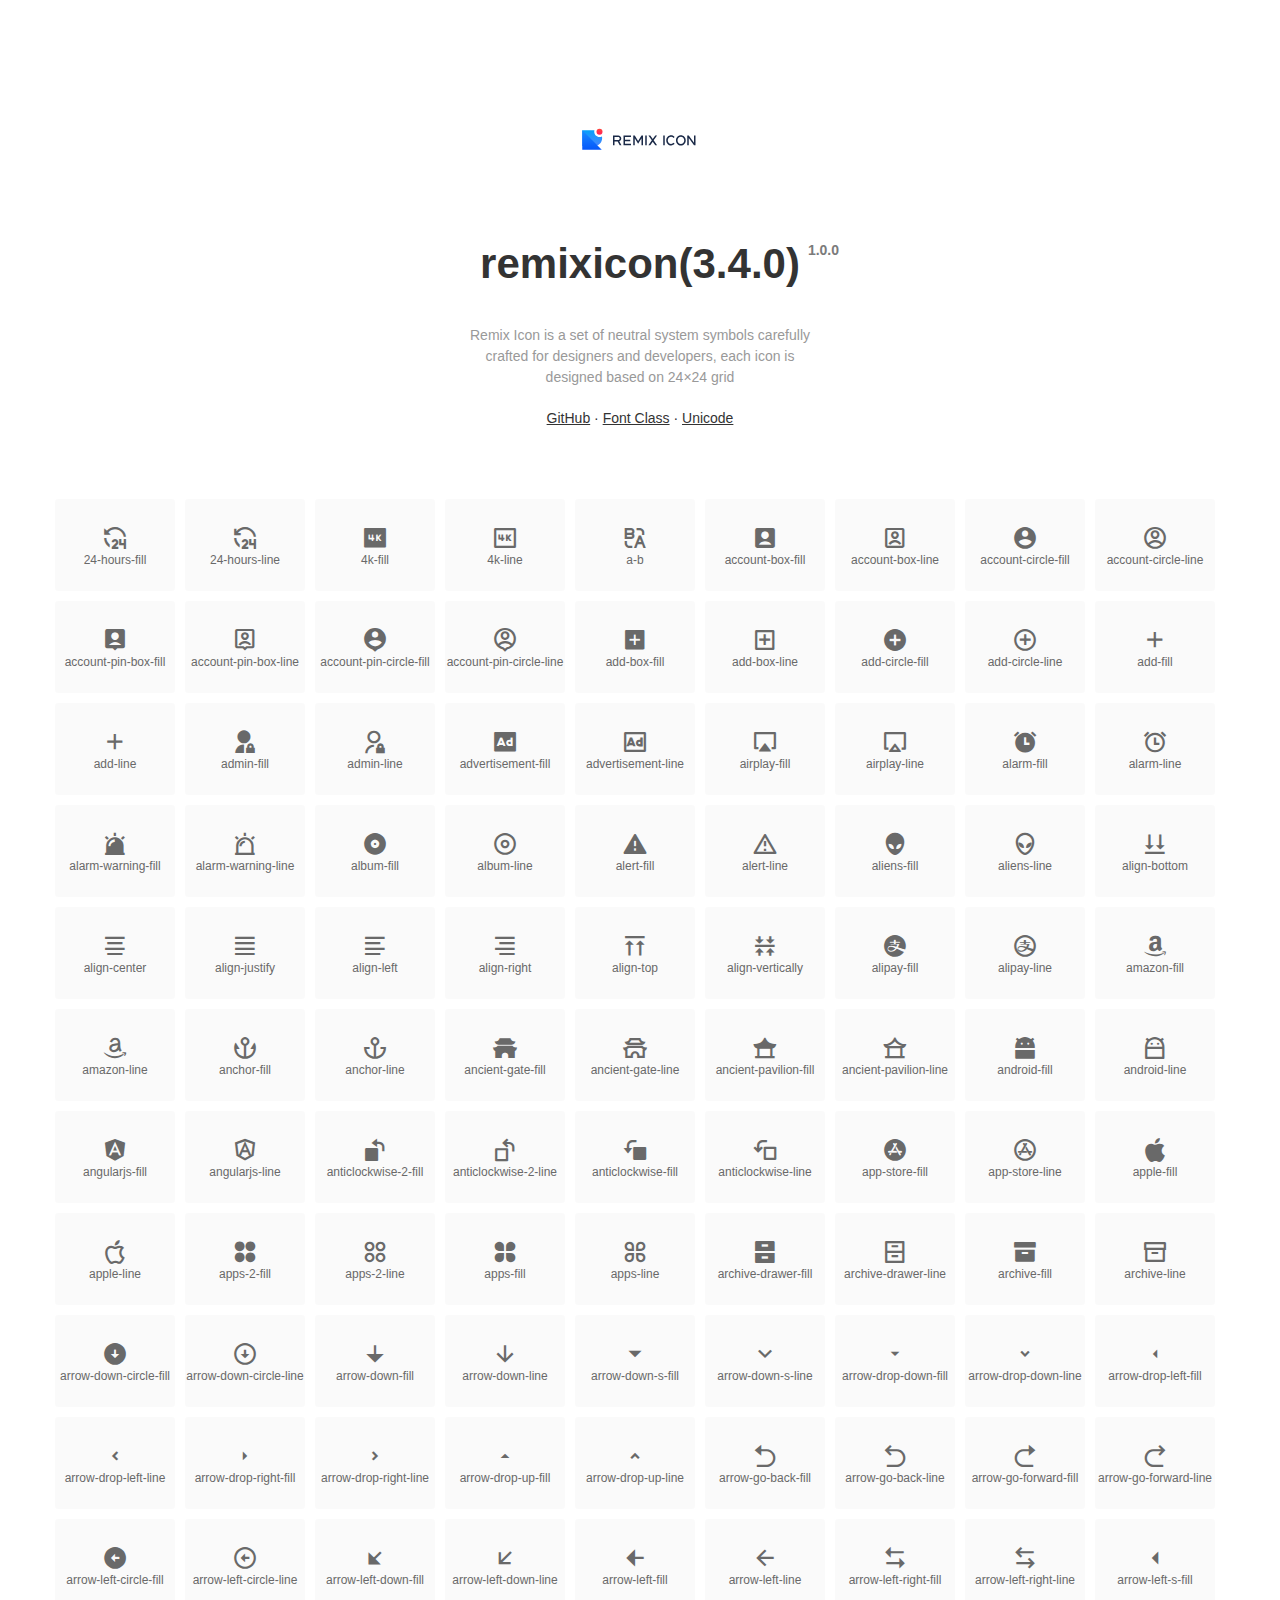
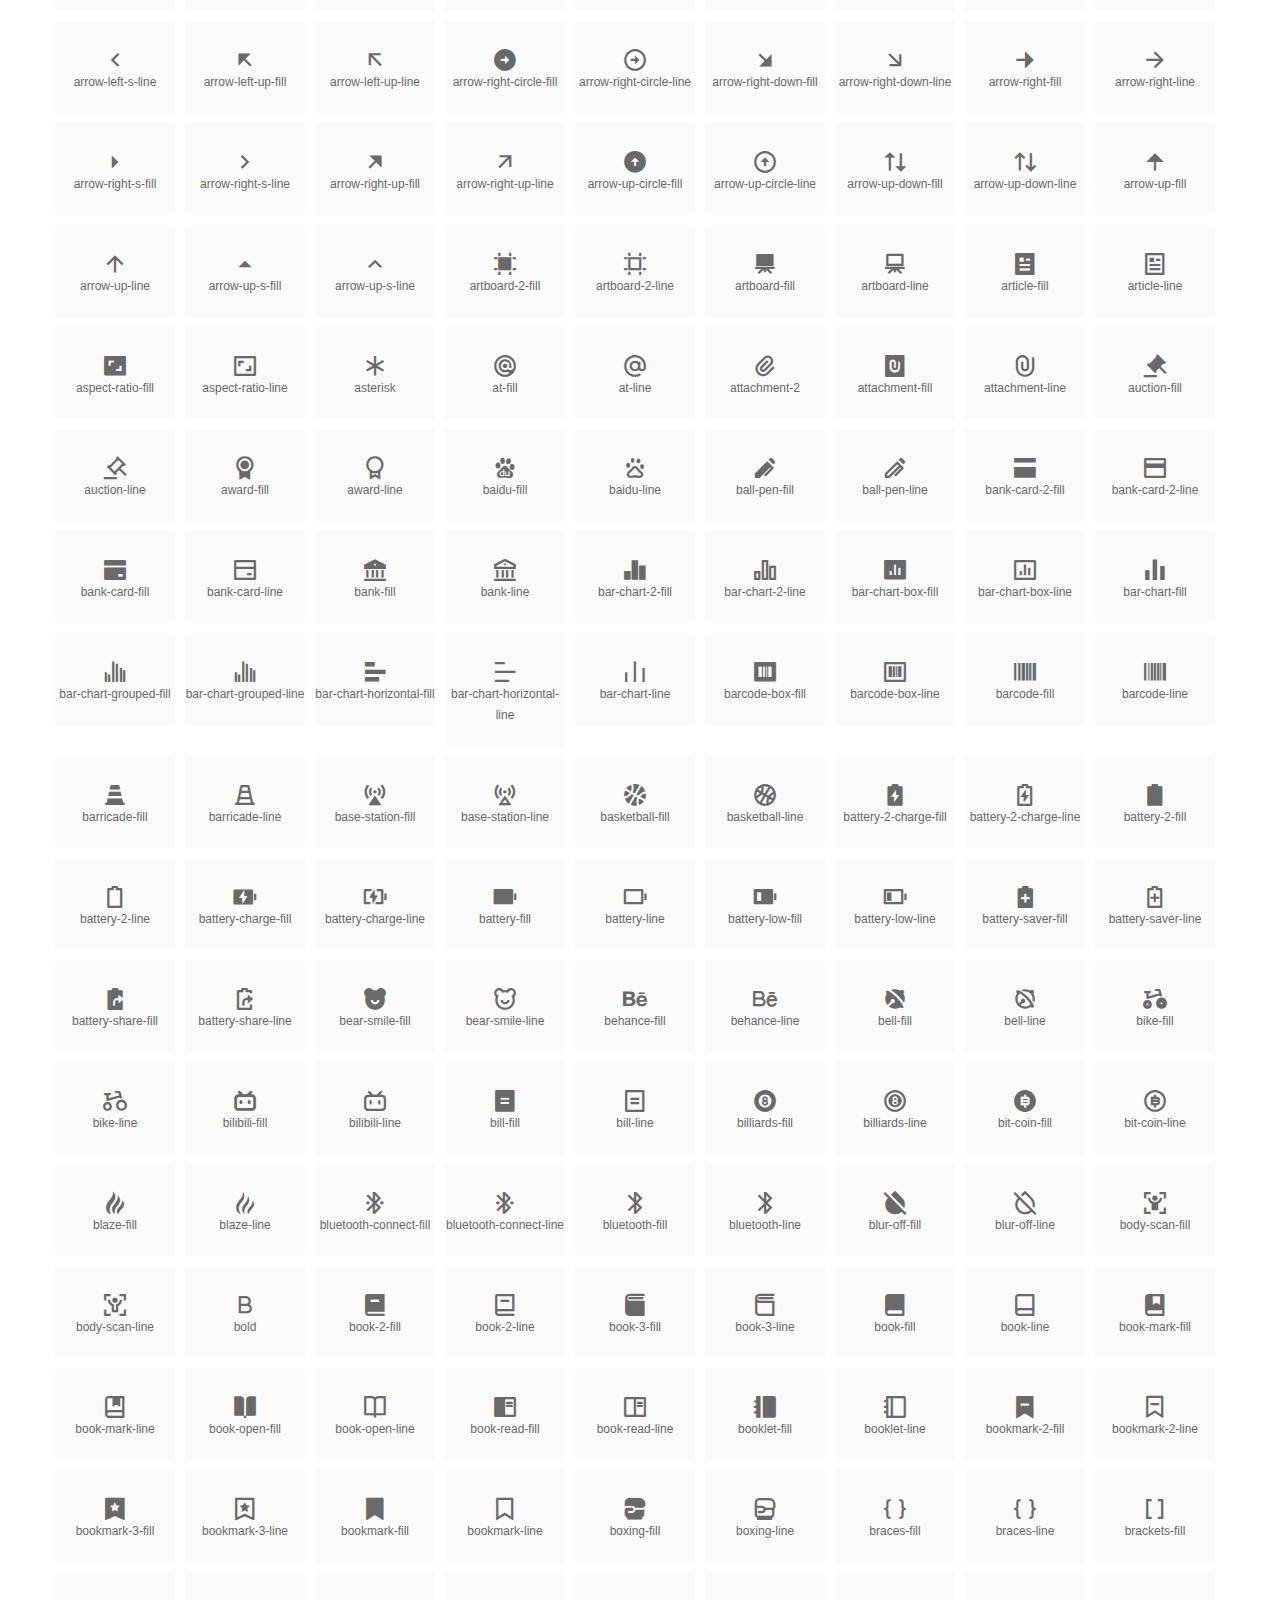
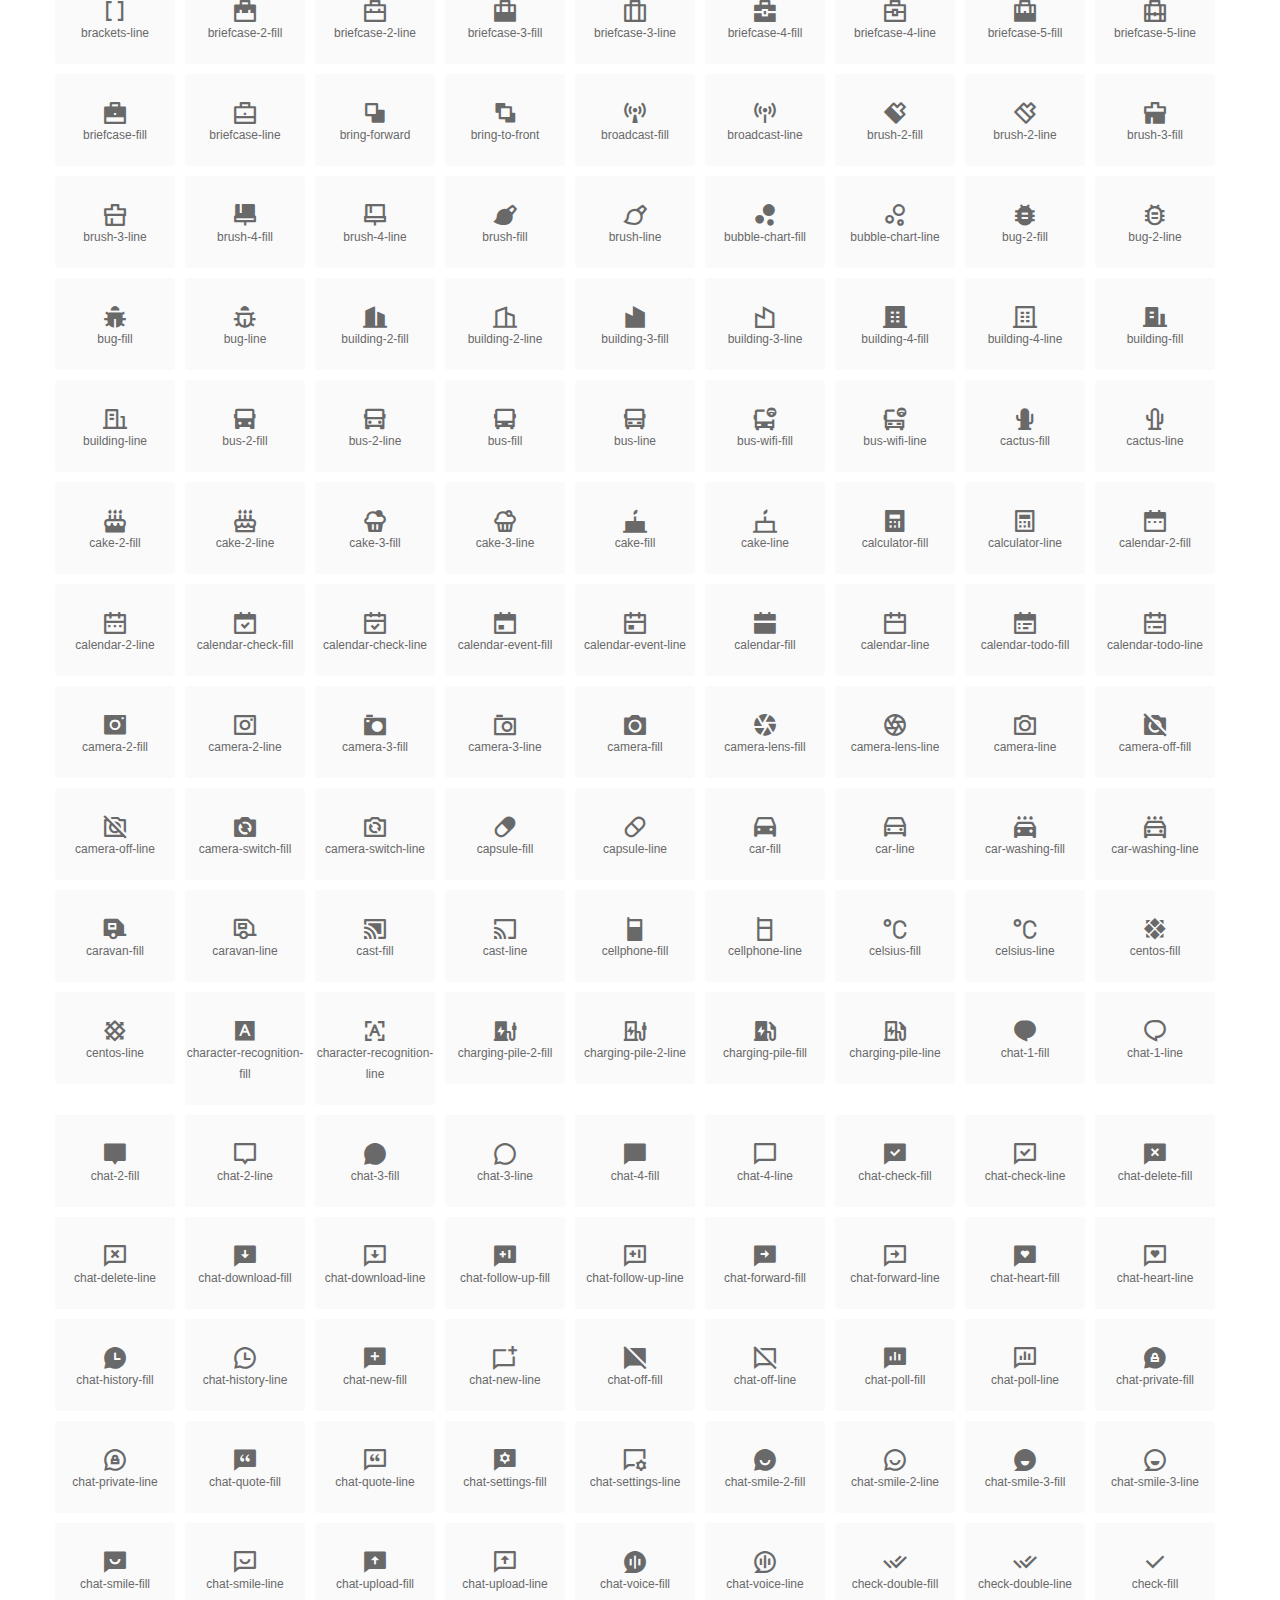
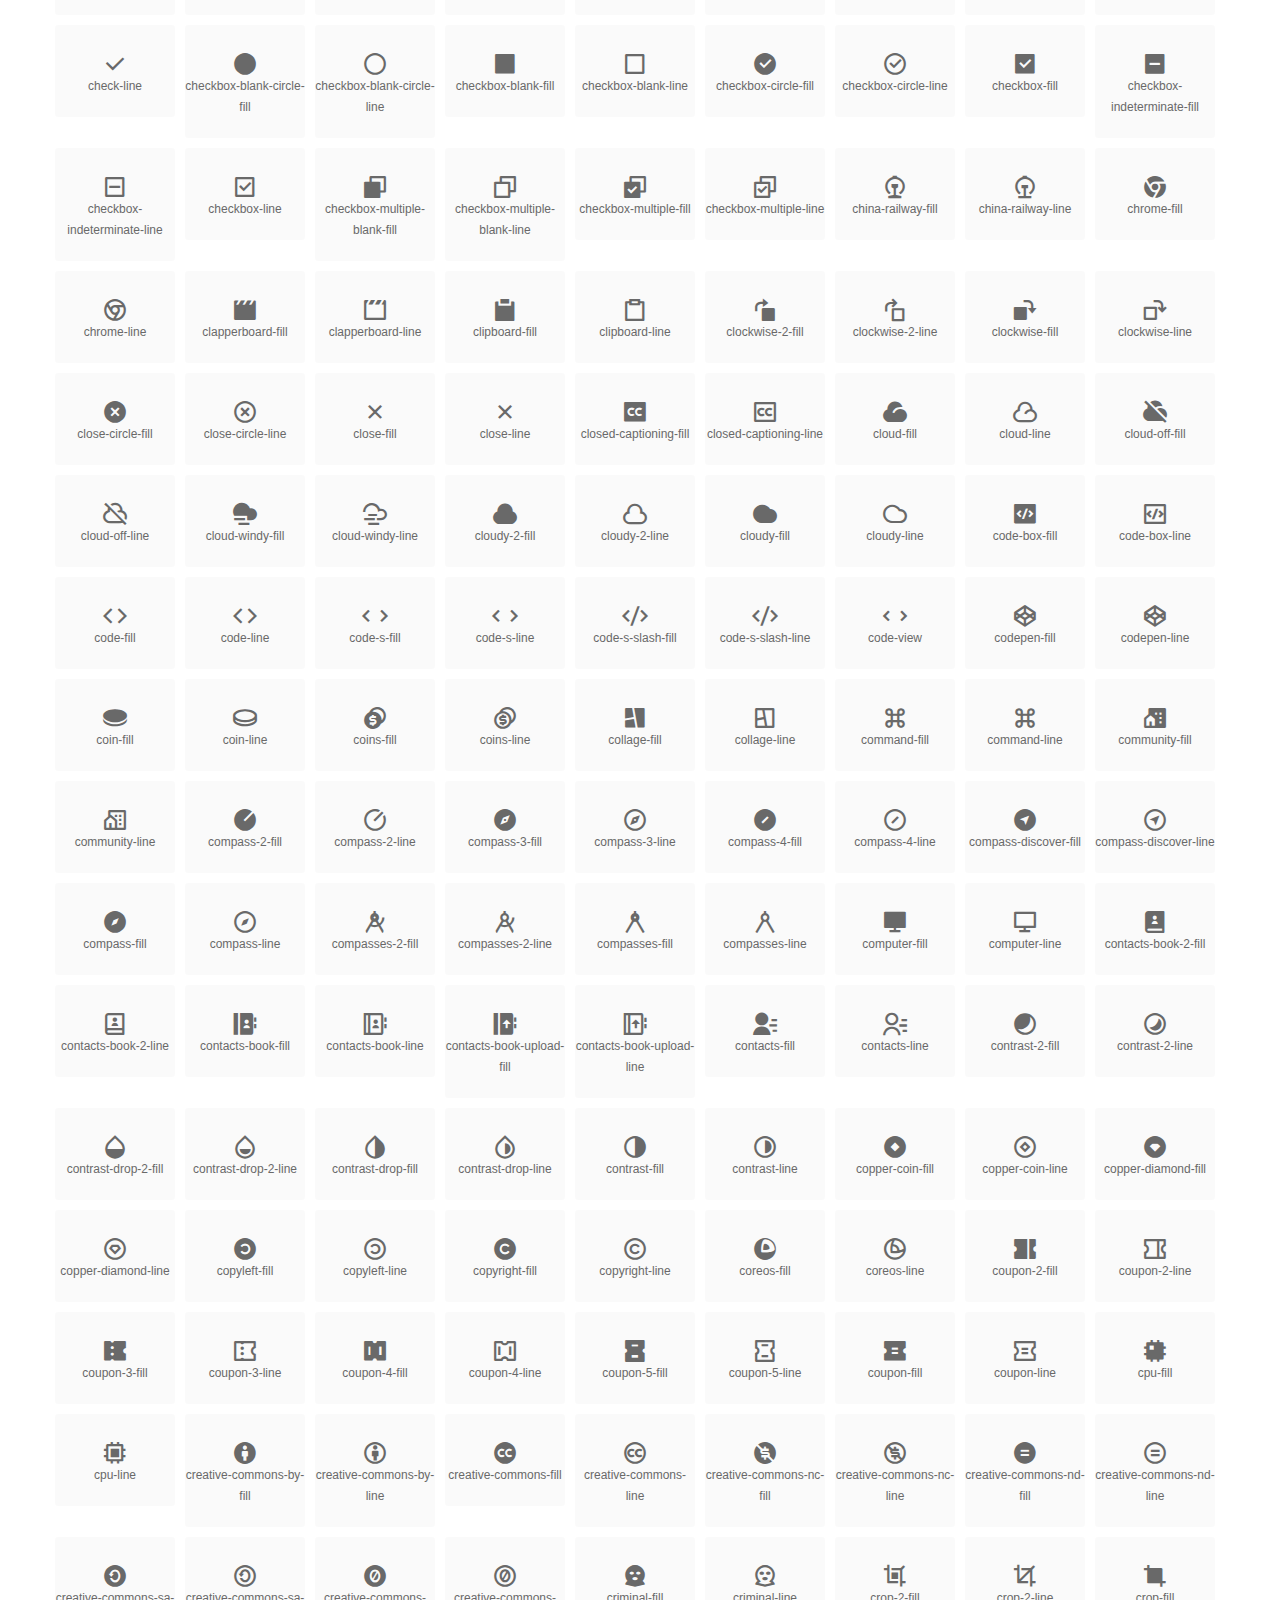
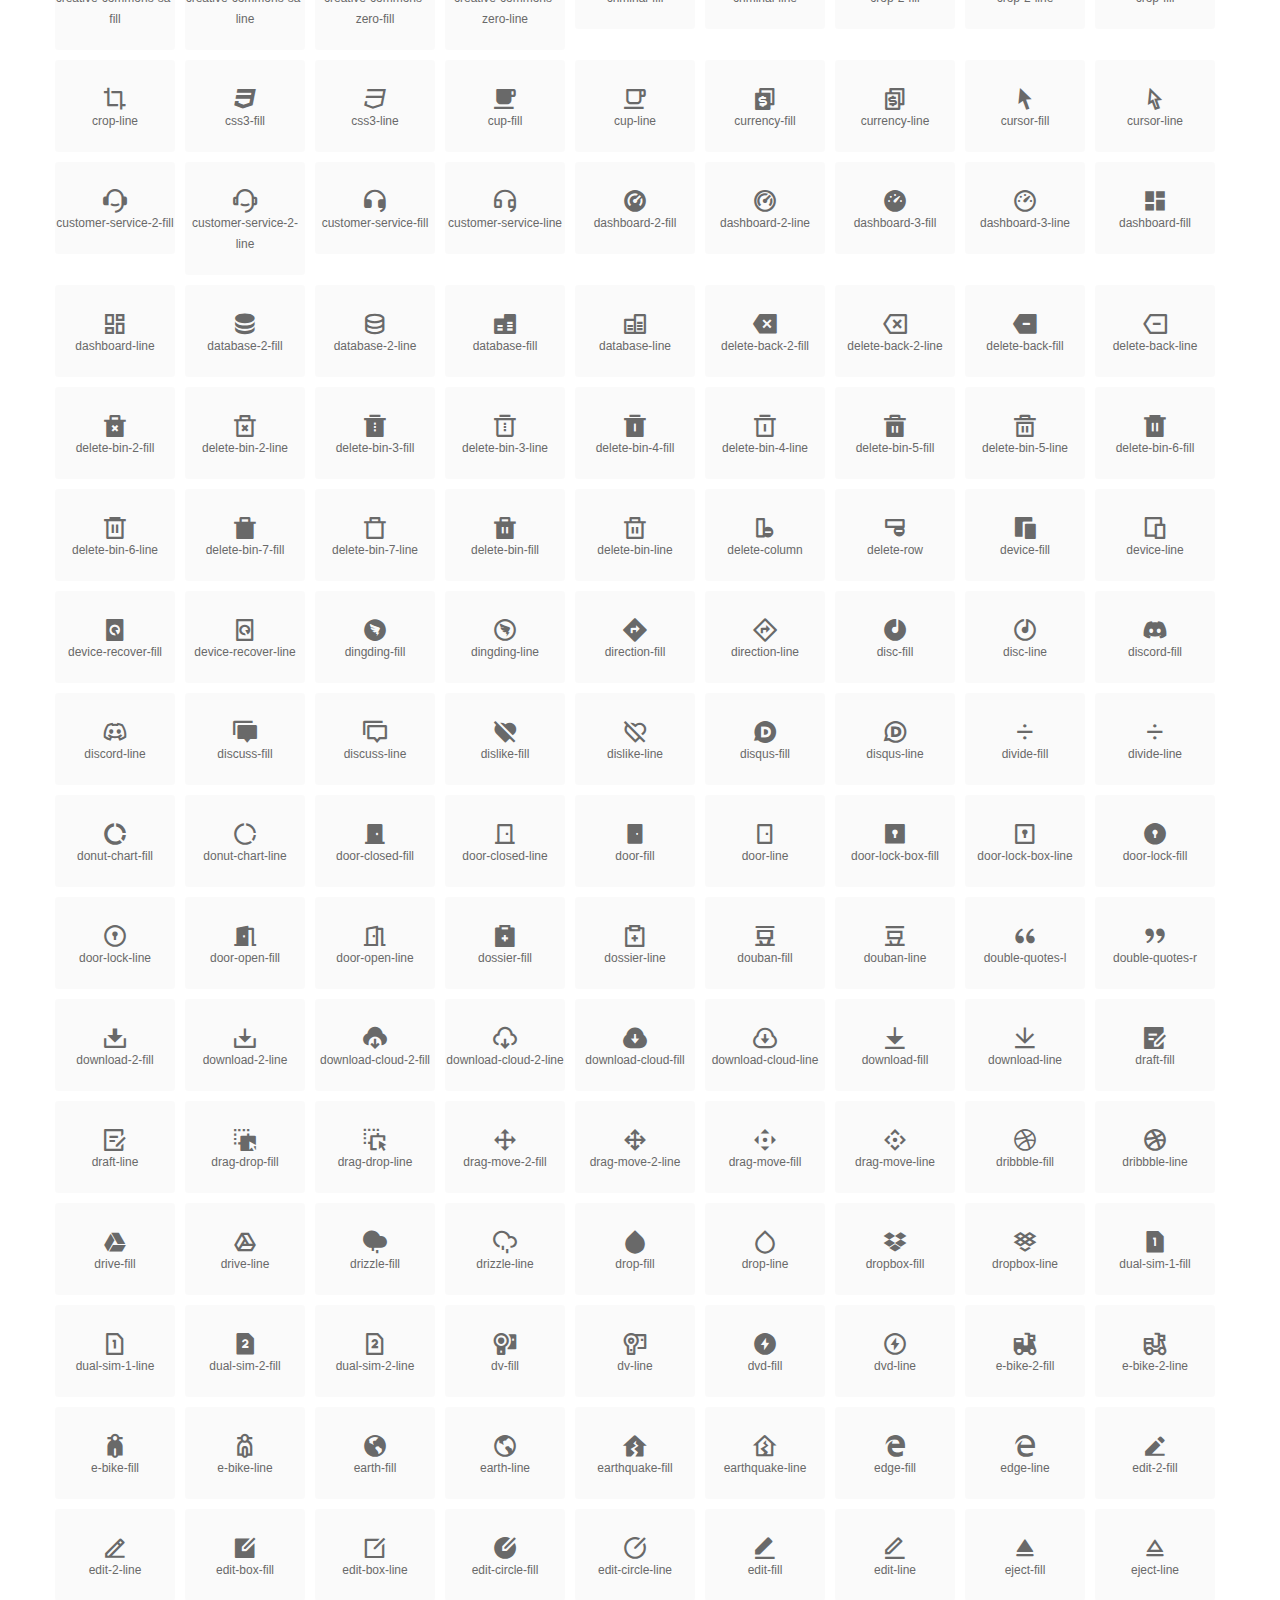
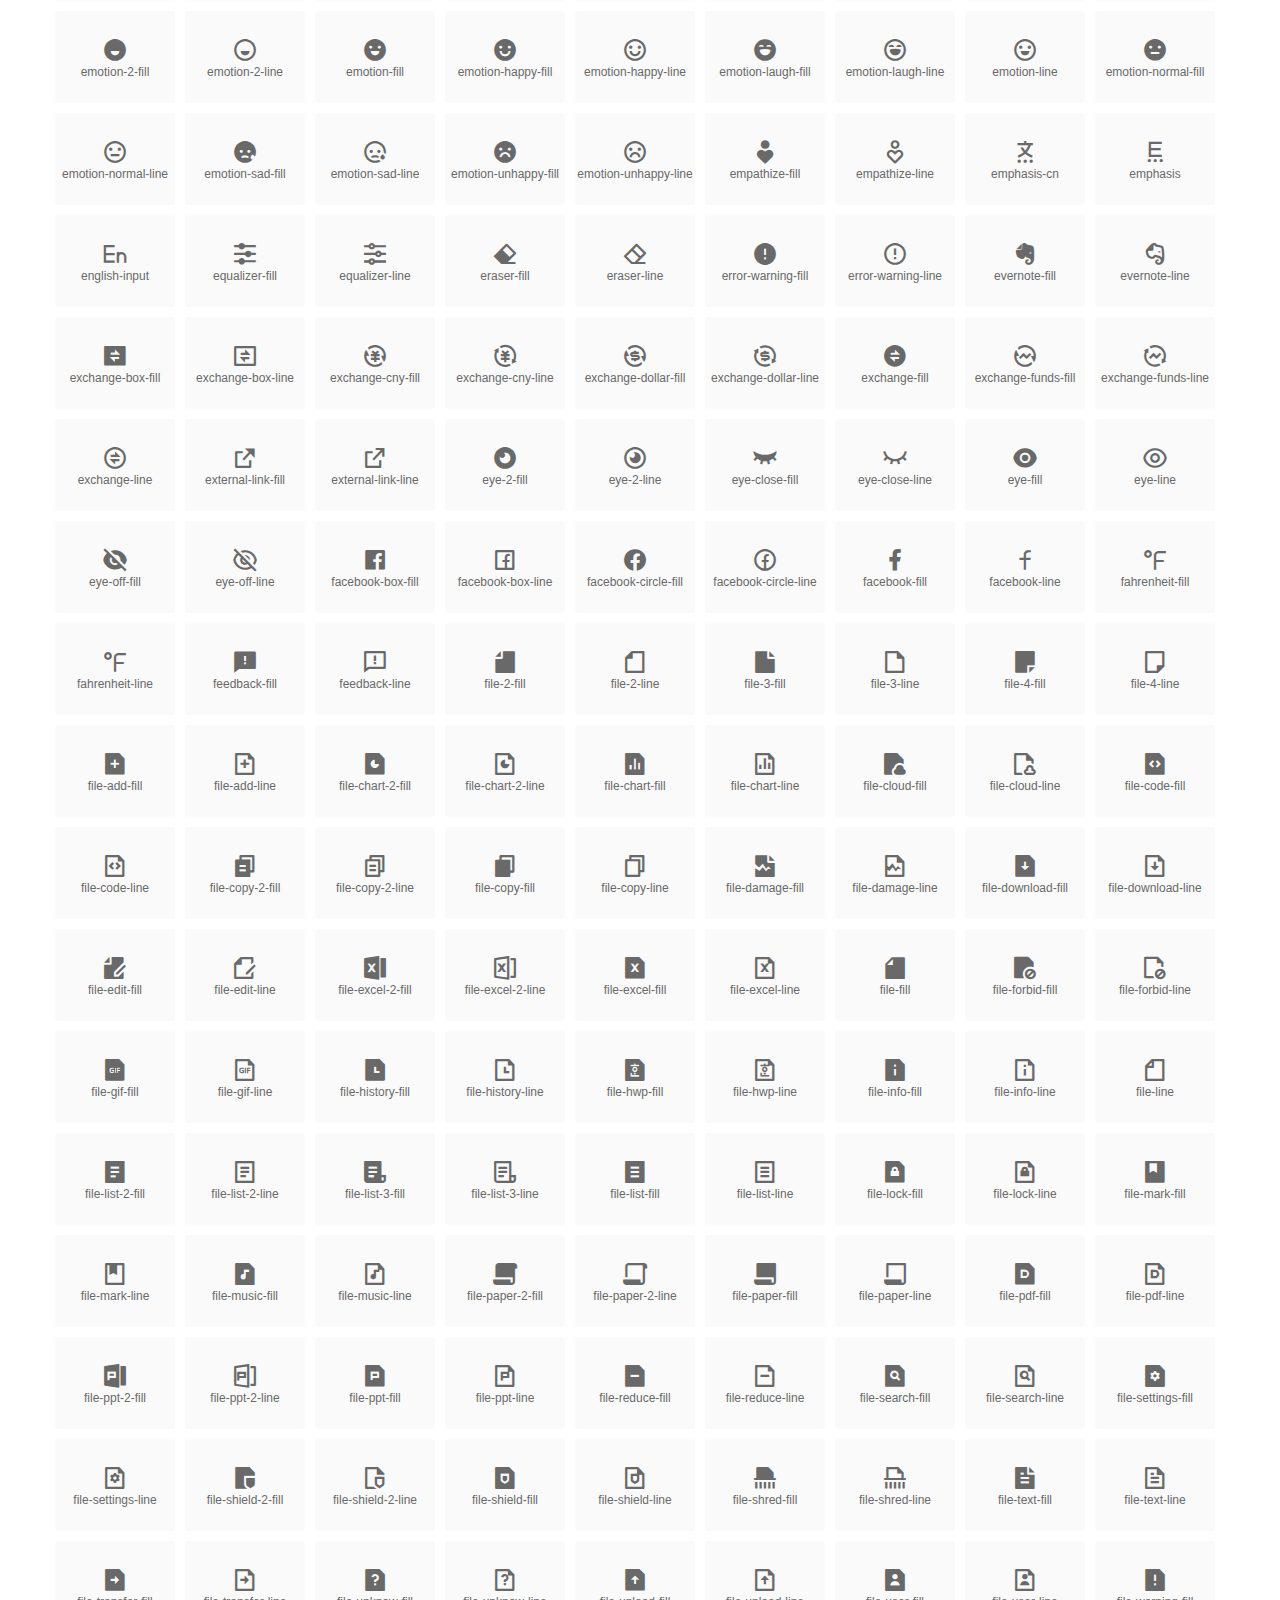
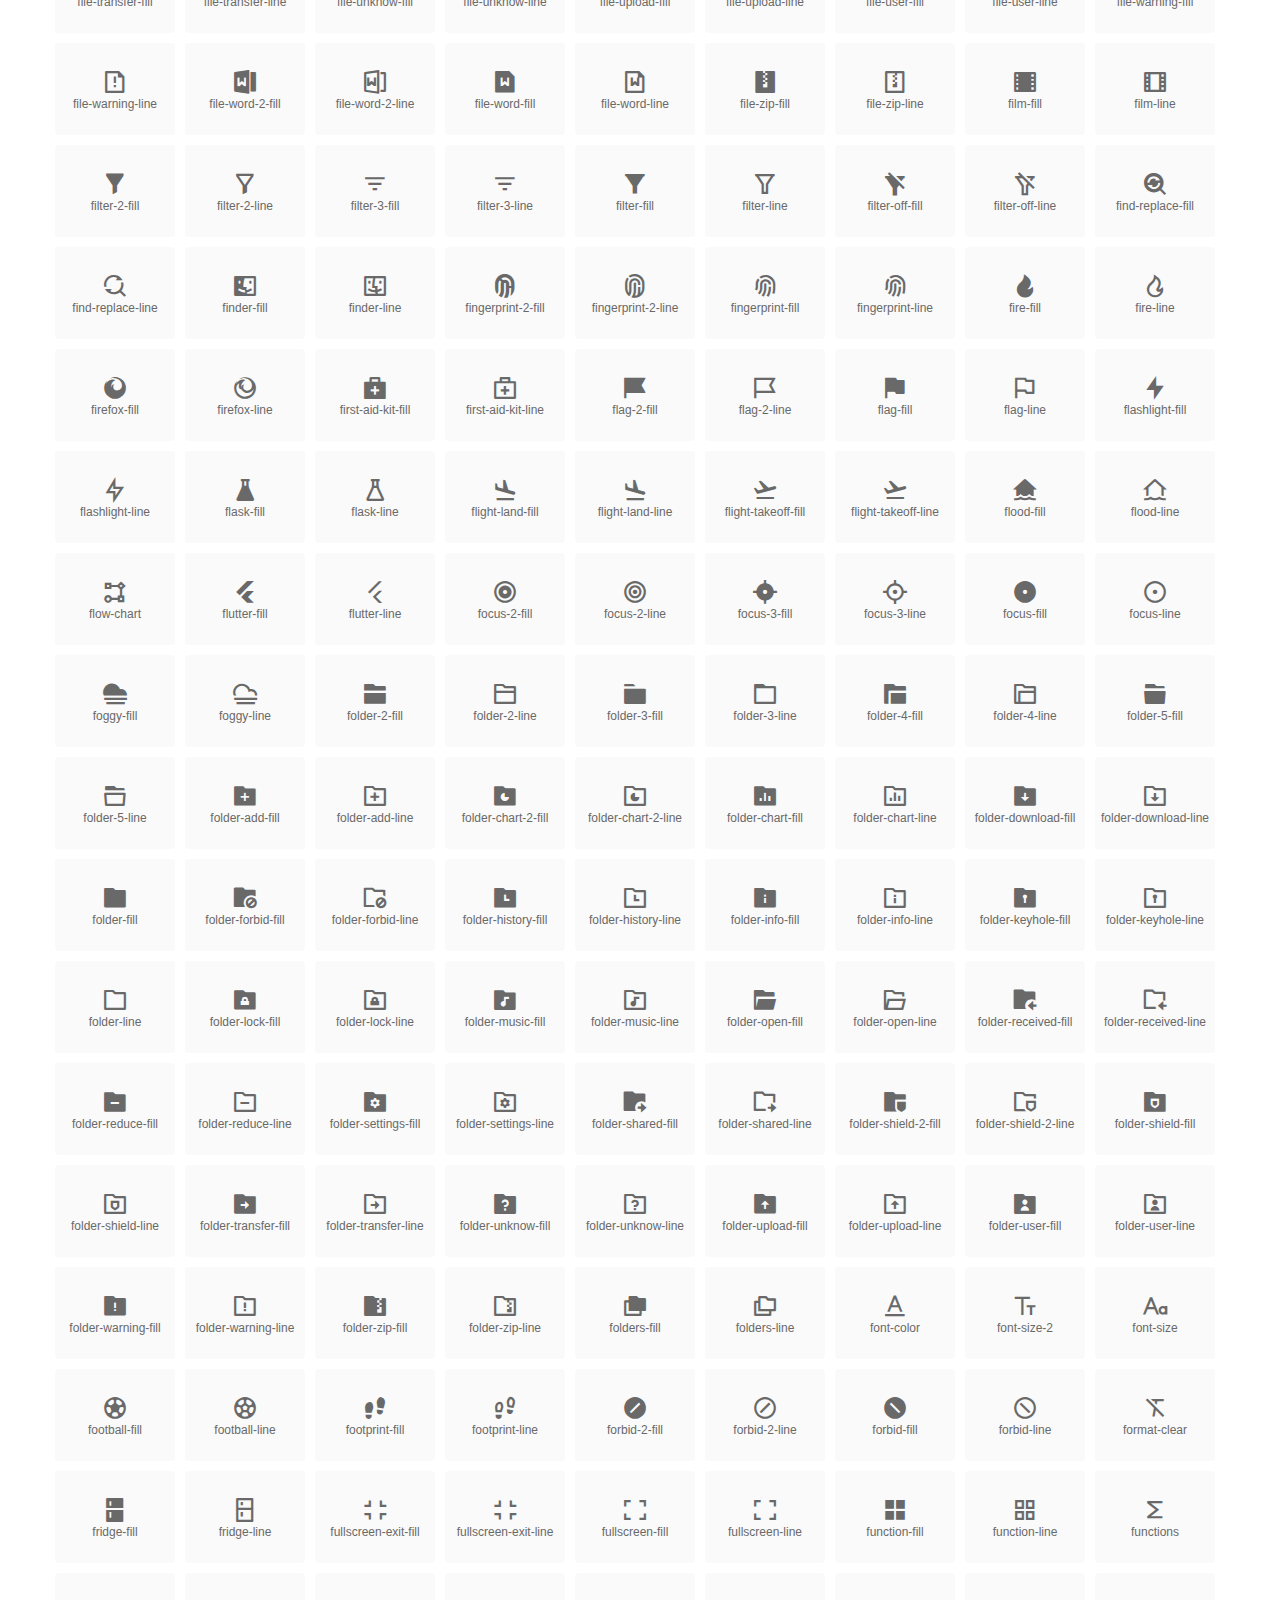
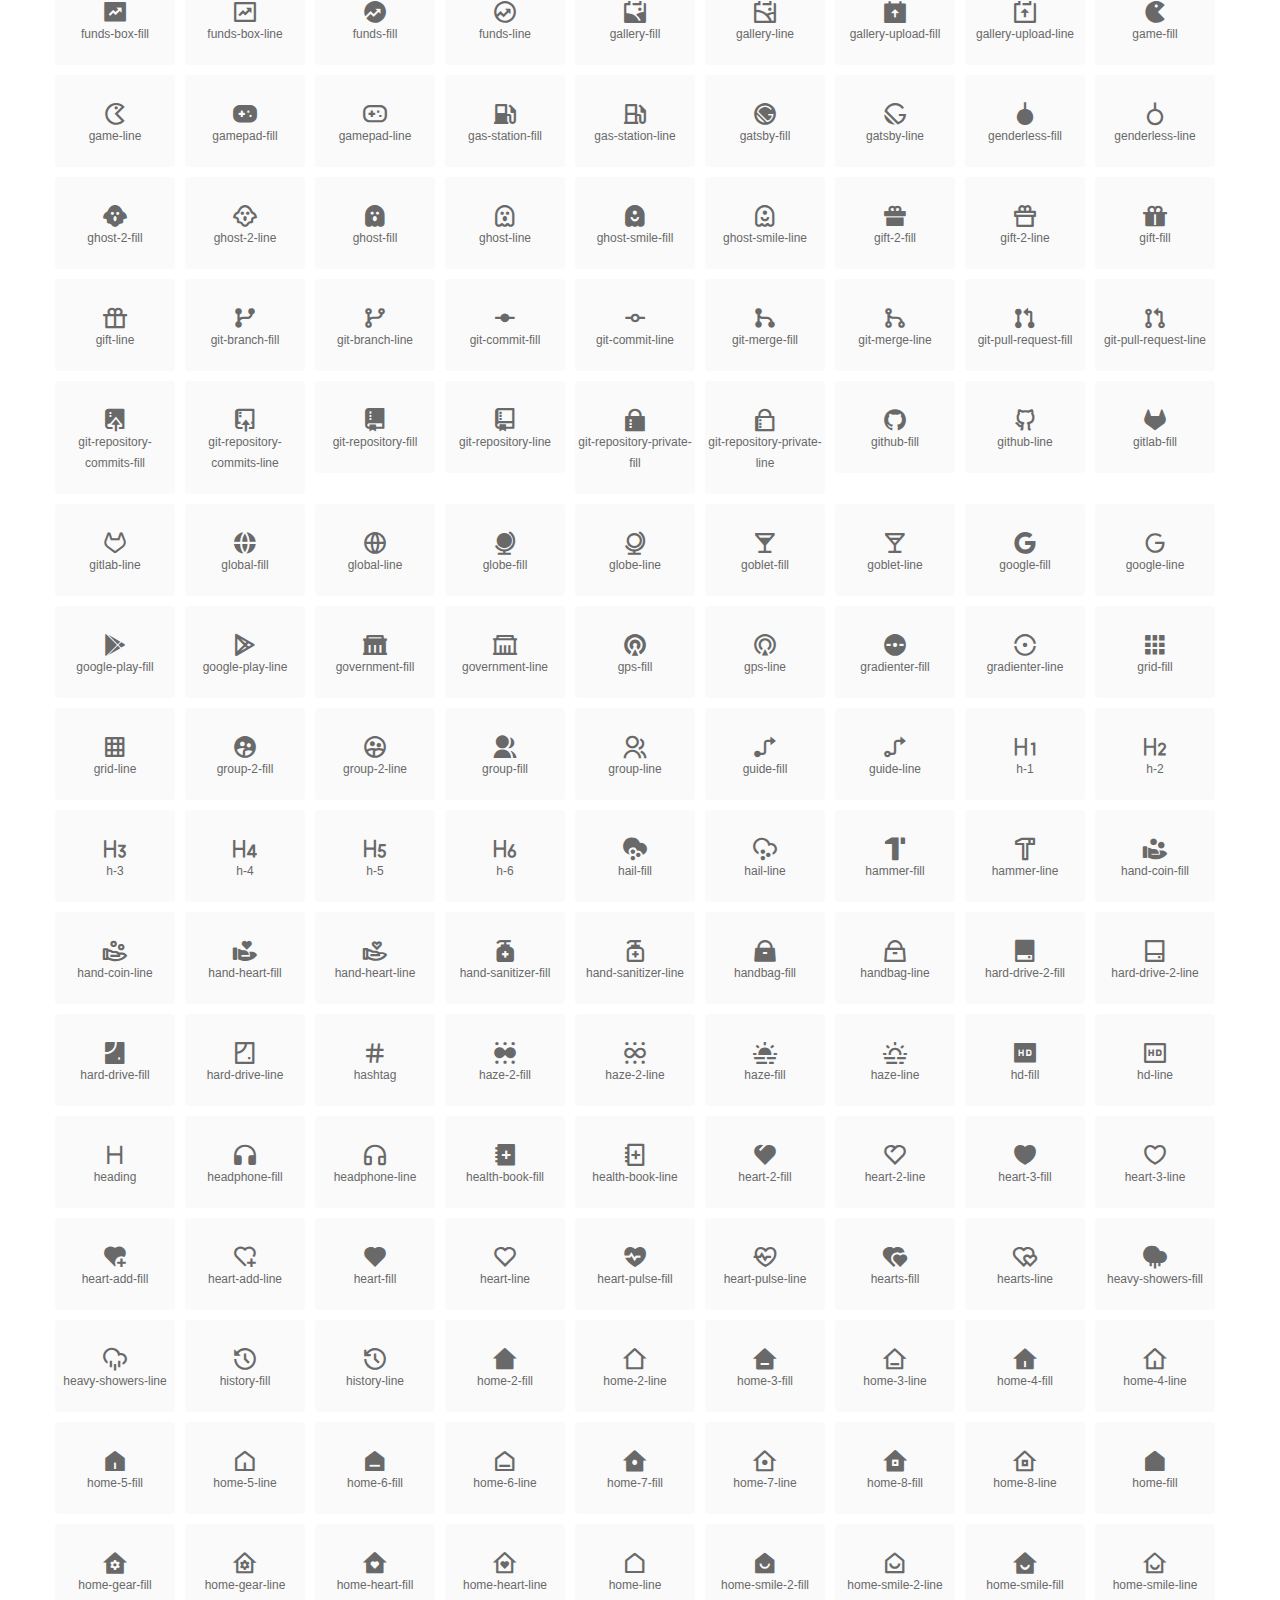
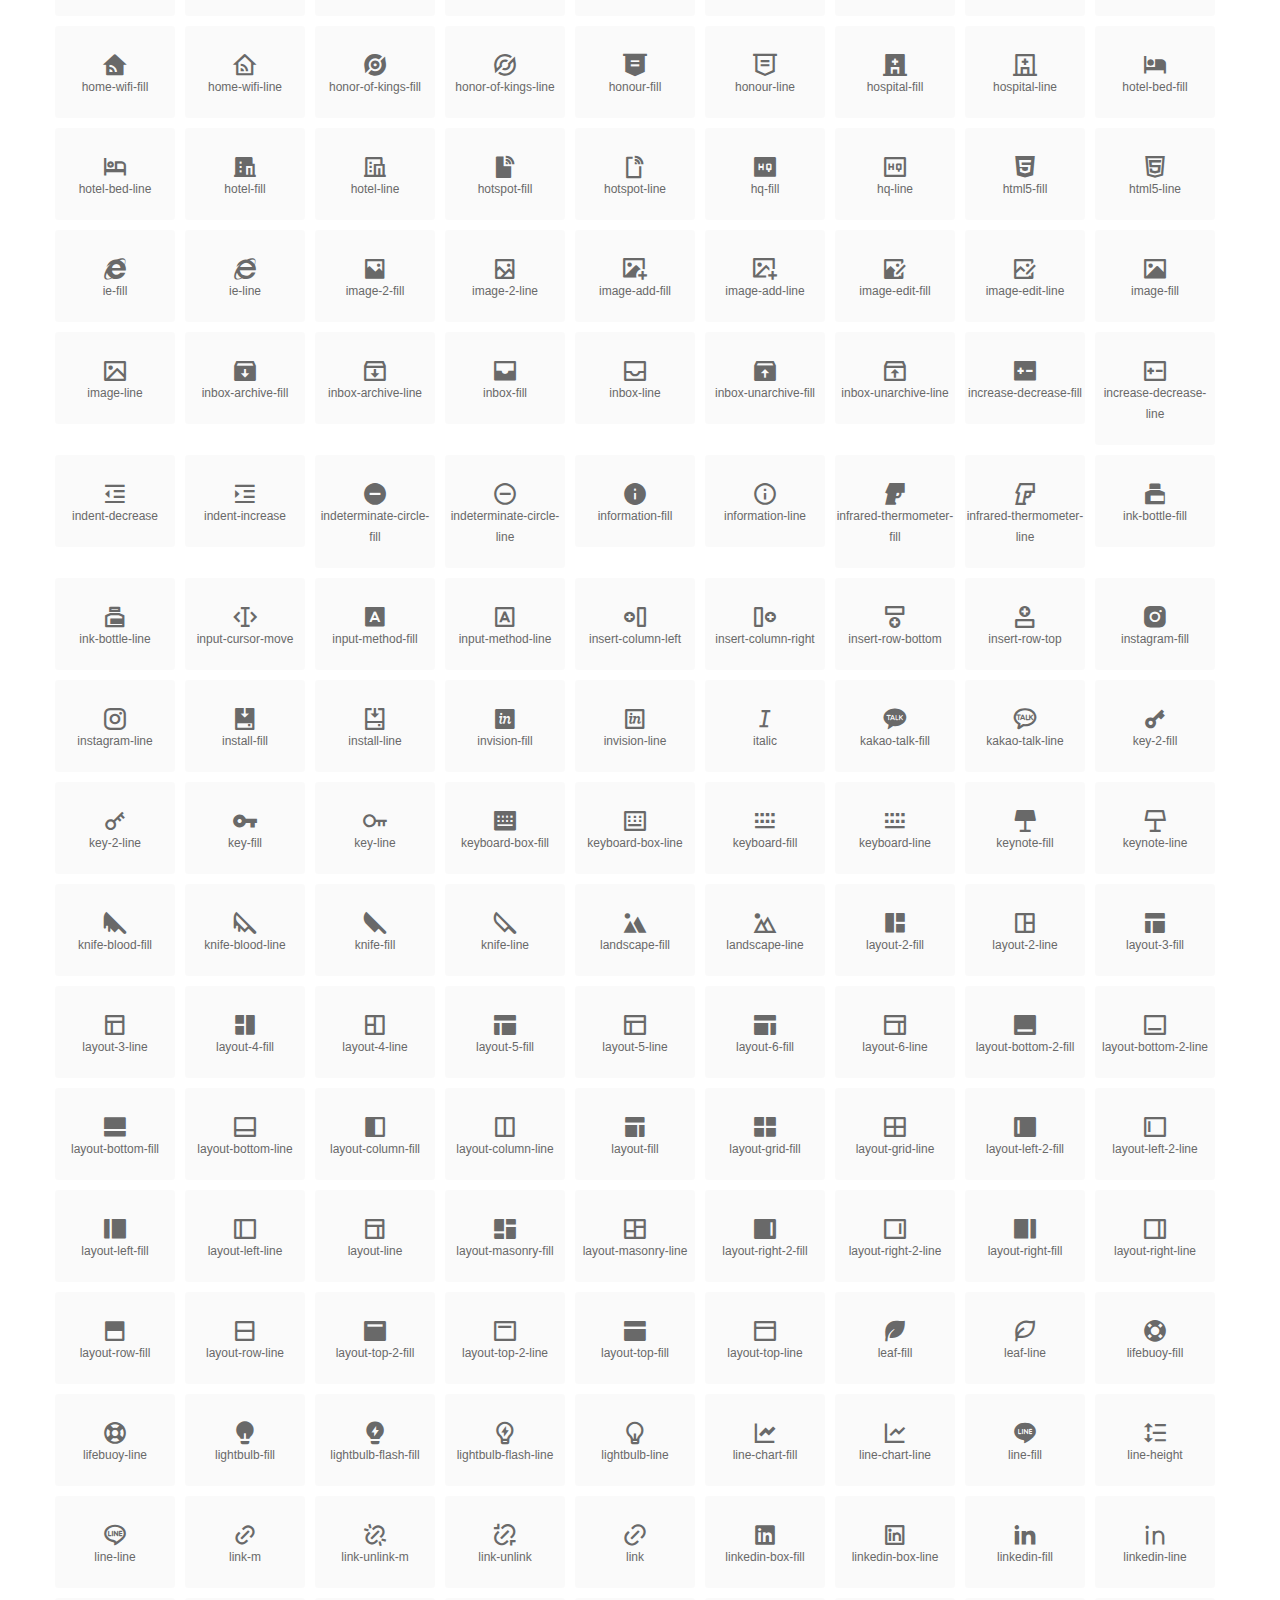
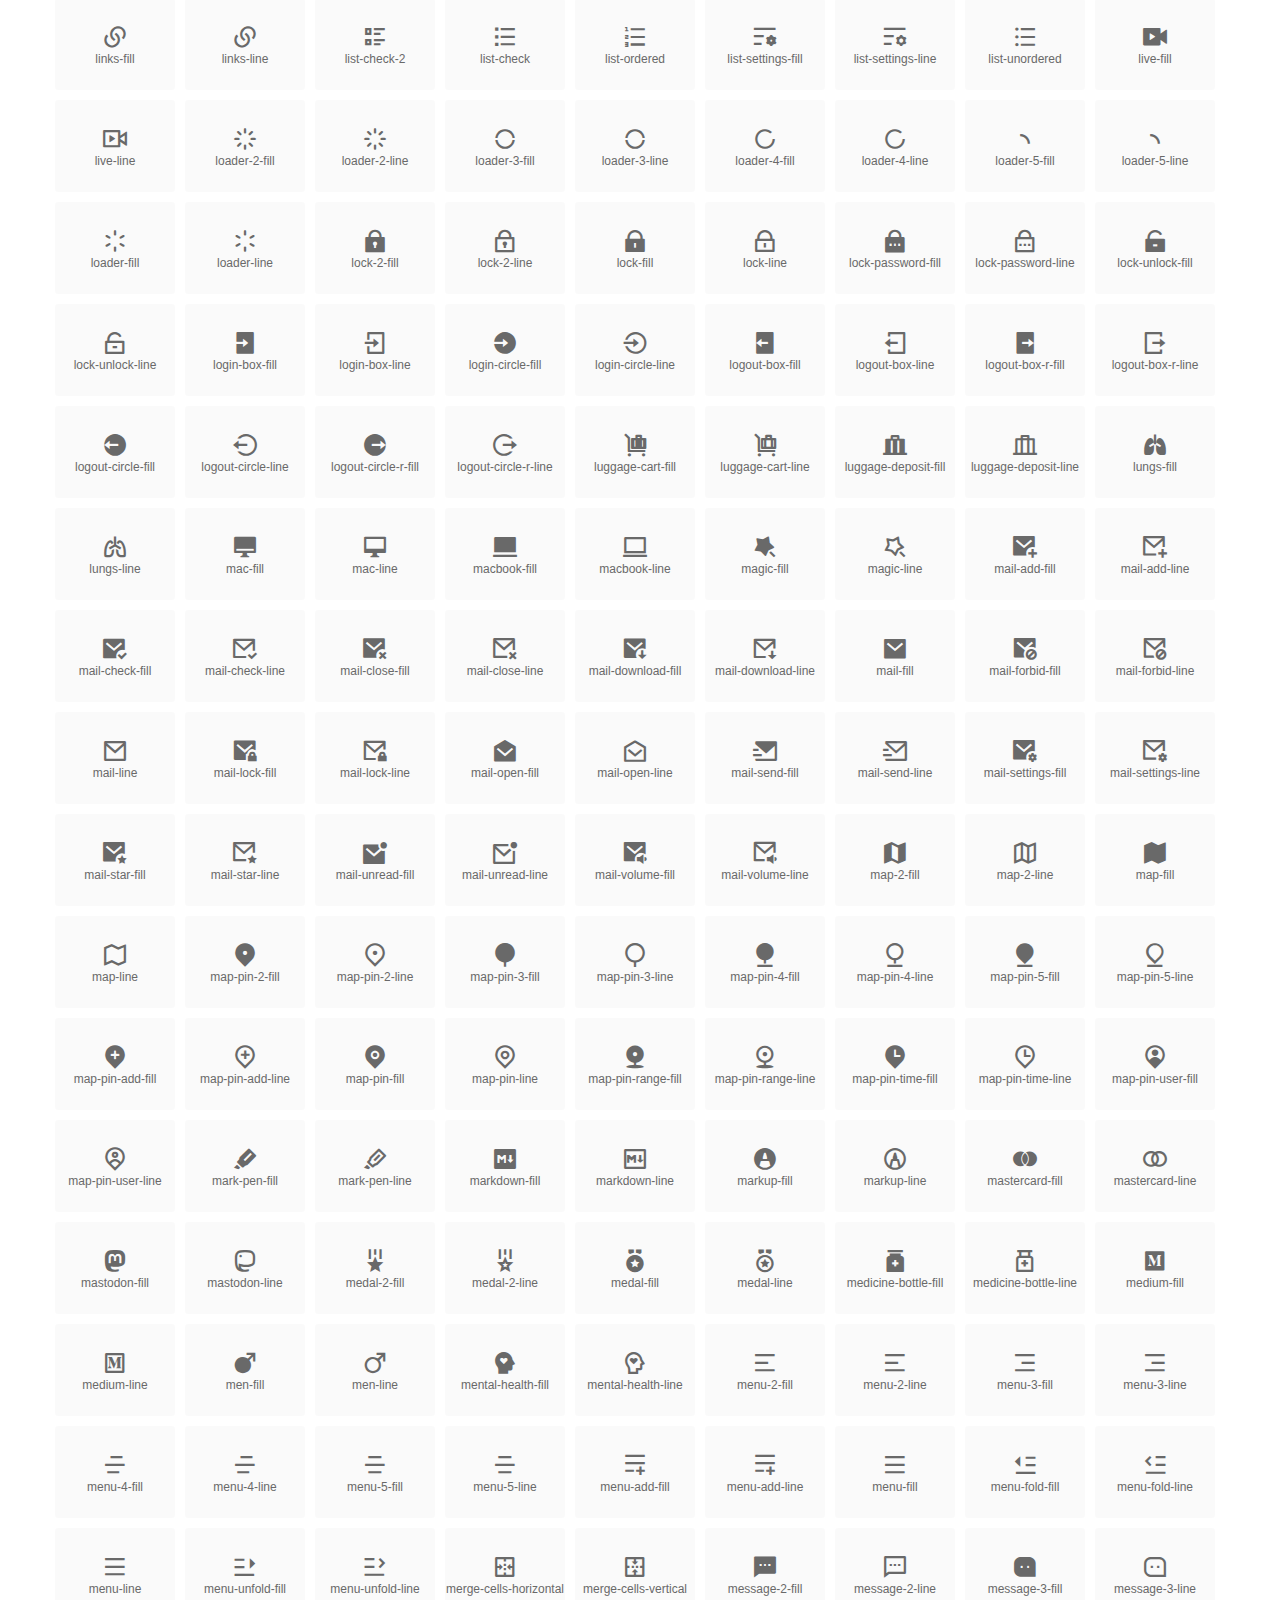
<file: assets/remix_icon/fonts/index.html>
<!DOCTYPE html>
<html lang="en">
<head>
  <meta charset="UTF-8">
  <title>remixicon(3.4.0)</title>
  <meta name="viewport" content="width=device-width,minimum-scale=1.0,maximum-scale=1.0,user-scalable=no">
   
  <meta name="description" content="Remix Icon is a set of neutral system symbols carefully crafted for designers and developers, each icon is designed based on 24×24 grid">
   
  <meta name="keywords" content="remixicon,TTF,EOT,WOFF,WOFF2,SVG">
  
  
  
  <link rel="stylesheet" href="remixicon.css" />
  
  <style>
    *{margin: 0;padding: 0;list-style: none;}
    body { color: #696969; font: 12px/1.5 tahoma, arial, \5b8b\4f53, sans-serif; }
    a { color: #333; text-decoration: underline; }
    a:hover { color: rgb(9, 73, 209); }
    .header { color: #333; text-align: center; padding: 80px 0 60px 0; min-height: 153px; font-size: 14px; }
    .header .logo svg { height: 120px; width: 120px; }
    .header h1 { font-size: 42px; padding: 26px 0 10px 0; }
    .header sup {font-size: 14px; margin: 8px 0 0 8px; position: absolute; color: #7b7b7b; }
    .info {
      color: #999;
      font-weight: normal;
      max-width: 346px;
      margin: 0 auto;
      padding: 20px 0;
      font-size: 14px;
    }

    .icons { max-width: 1190px; margin: 0 auto; }
    .icons ul { text-align: center; }
    .icons ul li {
      vertical-align: top;
      width: 120px;
      display: inline-block;
      text-align: center;
      background-color: rgba(0,0,0,.02);
      border-radius: 3px;
      padding: 29px 0 10px 0;
      margin-right: 10px;
      margin-top: 10px;
      transition: all 0.6s ease;
    }
    .icons ul li:hover { background-color: rgba(0,0,0,.06); }
    .icons ul li:hover span { color: #3c75e4; opacity: 1; }
    .icons ul li .unicode { color: #8c8c8c; opacity: 0.3; }
    .icons ul li h4 {
      font-weight: normal;
      padding: 10px 0 5px 0;
      display: block;
      color: #8c8c8c;
      font-size: 14px;
      line-height: 12px;
      opacity: 0.8;
    }
    .icons ul li:hover h4 { opacity: 1; }
    .icons ul li svg { width: 24px; height: 24px; }
    .icons ul li:hover { color: #3c75e4; }
    .footer { text-align: center; padding: 10px 0 90px 0; }
    .footer a { text-align: center; padding: 10px 0 90px 0; color: #696969;}
    .footer a:hover { color: #0949d1; }
    .links { text-align: center; padding: 50px 0 0 0; font-size: 14px; }
    
    .icons ul li.class-icon { font-size: 21px; line-height: 21px; padding-bottom: 20px; }
    .icons ul li.class-icon p{ font-size: 12px; }
    .icons ul li.class-icon [class^="ri-"]{ font-size: 26px; }
    
    
    
  </style>
  
</head>

<body>
  
  <div class="header">
    
    <div class="logo">
      <a href="./"><svg width="160" height="32" viewBox="0 0 160 32" fill="none" xmlns="http://www.w3.org/2000/svg">
<path d="M121.5 9.80005C123.33 9.80005 124.984 10.5797 126.165 11.8344L124.75 13.2496C123.929 12.3549 122.773 11.8 121.5 11.8C119.029 11.8 117 13.891 117 16.5C117 19.1091 119.029 21.2 121.5 21.2C122.773 21.2 123.929 20.6452 124.75 19.7505L126.165 21.1657C124.984 22.4204 123.33 23.2 121.5 23.2C117.91 23.2 115 20.2004 115 16.5C115 12.7997 117.91 9.80005 121.5 9.80005Z" fill="#1A2947"/>
<path d="M113 10V23H111V10H113Z" fill="#1A2947"/>
<path d="M154 23V9.99988H152L152 19.6019L144.997 9.99988L143 10.0039V23H145L145 13.3969L152 23H154Z" fill="#1A2947"/>
<path d="M68 10V12H60V15.5H67V17.5H60V21H68V23H58V10H68Z" fill="#1A2947"/>
<path d="M82 10L77.4999 17.201L73 10H71V23H73V13.775L77.4999 20.975L82 13.773V23H84V10H82Z" fill="#1A2947"/>
<path d="M89 10V23H87V10H89Z" fill="#1A2947"/>
<path d="M96.9999 14.7565L93.6689 9.99951H91.2279L95.7789 16.4995L91.2289 22.9995H93.6689L96.9999 18.2435L100.33 22.9995H102.772L98.2209 16.4995L102.773 9.99951H100.33L96.9999 14.7565Z" fill="#1A2947"/>
<path fill-rule="evenodd" clip-rule="evenodd" d="M141 16.5C141 12.7997 138.09 9.80005 134.5 9.80005C130.91 9.80005 128 12.7997 128 16.5C128 20.2004 130.91 23.2 134.5 23.2C138.09 23.2 141 20.2004 141 16.5ZM130 16.5C130 13.891 132.029 11.8 134.5 11.8C136.971 11.8 139 13.891 139 16.5C139 19.1091 136.971 21.2 134.5 21.2C132.029 21.2 130 19.1091 130 16.5Z" fill="#1A2947"/>
<path fill-rule="evenodd" clip-rule="evenodd" d="M51 10C53.2091 10 55 11.7909 55 14C55 15.7175 53.9176 17.1821 52.3977 17.749L55.1901 22.999H52.9251L50.267 18H46V23H44V10H51ZM46 11.999V15.999L51 16C52.1046 16 53 15.1046 53 14C53 12.8955 52.1 12 51 12L46 11.999Z" fill="#1A2947"/>
<path fill-rule="evenodd" clip-rule="evenodd" d="M19.2887 3.00389C19.1928 3.0013 19.0965 3 19 3H3V24H19C24.799 24 29.5 19.299 29.5 13.5C29.5 12.7108 29.4129 11.942 29.2479 11.2025C28.2772 11.7119 27.1722 12 26 12C22.134 12 19 8.86599 19 5C19 4.30645 19.1009 3.63646 19.2887 3.00389Z" fill="url(#paint0_linear_960_1054)"/>
<g filter="url(#filter0_b_960_1054)">
<path fill-rule="evenodd" clip-rule="evenodd" d="M3 3L29 29H3V3Z" fill="url(#paint1_linear_960_1054)"/>
</g>
<circle cx="26" cy="5" r="4" fill="url(#paint2_linear_960_1054)"/>
<defs>
<filter id="filter0_b_960_1054" x="-2.43656" y="-2.43656" width="36.8731" height="36.8731" filterUnits="userSpaceOnUse" color-interpolation-filters="sRGB">
<feFlood flood-opacity="0" result="BackgroundImageFix"/>
<feGaussianBlur in="BackgroundImage" stdDeviation="2.71828"/>
<feComposite in2="SourceAlpha" operator="in" result="effect1_backgroundBlur_960_1054"/>
<feBlend mode="normal" in="SourceGraphic" in2="effect1_backgroundBlur_960_1054" result="shape"/>
</filter>
<linearGradient id="paint0_linear_960_1054" x1="3" y1="3" x2="3" y2="24" gradientUnits="userSpaceOnUse">
<stop stop-color="#05A0FA"/>
<stop offset="1" stop-color="#4785FF"/>
</linearGradient>
<linearGradient id="paint1_linear_960_1054" x1="3" y1="3" x2="3" y2="29" gradientUnits="userSpaceOnUse">
<stop stop-color="#1A8CFF"/>
<stop offset="1" stop-color="#0557FA"/>
</linearGradient>
<linearGradient id="paint2_linear_960_1054" x1="22" y1="1" x2="22" y2="9" gradientUnits="userSpaceOnUse">
<stop stop-color="#FF463A"/>
<stop offset="1" stop-color="#FF1F5A"/>
</linearGradient>
</defs>
</svg>
</a>
    </div>
    
    <h1>remixicon(3.4.0)<sup>1.0.0</sup></h1>
    <div class="info">
      Remix Icon is a set of neutral system symbols carefully crafted for designers and developers, each icon is designed based on 24×24 grid
    </div>
    <p>
      
      <a href="https://github.com/Remix-Design/remixicon.git">GitHub</a> · 
      
      <a href="index.html">Font Class</a> · 
      
      <a href="unicode.html">Unicode</a>
      
    </p>
  </div>
  <div class="icons">
    <ul>
      <li class="class-icon"><i class="ri-24-hours-fill"></i><p class="name">24-hours-fill</p></li><li class="class-icon"><i class="ri-24-hours-line"></i><p class="name">24-hours-line</p></li><li class="class-icon"><i class="ri-4k-fill"></i><p class="name">4k-fill</p></li><li class="class-icon"><i class="ri-4k-line"></i><p class="name">4k-line</p></li><li class="class-icon"><i class="ri-a-b"></i><p class="name">a-b</p></li><li class="class-icon"><i class="ri-account-box-fill"></i><p class="name">account-box-fill</p></li><li class="class-icon"><i class="ri-account-box-line"></i><p class="name">account-box-line</p></li><li class="class-icon"><i class="ri-account-circle-fill"></i><p class="name">account-circle-fill</p></li><li class="class-icon"><i class="ri-account-circle-line"></i><p class="name">account-circle-line</p></li><li class="class-icon"><i class="ri-account-pin-box-fill"></i><p class="name">account-pin-box-fill</p></li><li class="class-icon"><i class="ri-account-pin-box-line"></i><p class="name">account-pin-box-line</p></li><li class="class-icon"><i class="ri-account-pin-circle-fill"></i><p class="name">account-pin-circle-fill</p></li><li class="class-icon"><i class="ri-account-pin-circle-line"></i><p class="name">account-pin-circle-line</p></li><li class="class-icon"><i class="ri-add-box-fill"></i><p class="name">add-box-fill</p></li><li class="class-icon"><i class="ri-add-box-line"></i><p class="name">add-box-line</p></li><li class="class-icon"><i class="ri-add-circle-fill"></i><p class="name">add-circle-fill</p></li><li class="class-icon"><i class="ri-add-circle-line"></i><p class="name">add-circle-line</p></li><li class="class-icon"><i class="ri-add-fill"></i><p class="name">add-fill</p></li><li class="class-icon"><i class="ri-add-line"></i><p class="name">add-line</p></li><li class="class-icon"><i class="ri-admin-fill"></i><p class="name">admin-fill</p></li><li class="class-icon"><i class="ri-admin-line"></i><p class="name">admin-line</p></li><li class="class-icon"><i class="ri-advertisement-fill"></i><p class="name">advertisement-fill</p></li><li class="class-icon"><i class="ri-advertisement-line"></i><p class="name">advertisement-line</p></li><li class="class-icon"><i class="ri-airplay-fill"></i><p class="name">airplay-fill</p></li><li class="class-icon"><i class="ri-airplay-line"></i><p class="name">airplay-line</p></li><li class="class-icon"><i class="ri-alarm-fill"></i><p class="name">alarm-fill</p></li><li class="class-icon"><i class="ri-alarm-line"></i><p class="name">alarm-line</p></li><li class="class-icon"><i class="ri-alarm-warning-fill"></i><p class="name">alarm-warning-fill</p></li><li class="class-icon"><i class="ri-alarm-warning-line"></i><p class="name">alarm-warning-line</p></li><li class="class-icon"><i class="ri-album-fill"></i><p class="name">album-fill</p></li><li class="class-icon"><i class="ri-album-line"></i><p class="name">album-line</p></li><li class="class-icon"><i class="ri-alert-fill"></i><p class="name">alert-fill</p></li><li class="class-icon"><i class="ri-alert-line"></i><p class="name">alert-line</p></li><li class="class-icon"><i class="ri-aliens-fill"></i><p class="name">aliens-fill</p></li><li class="class-icon"><i class="ri-aliens-line"></i><p class="name">aliens-line</p></li><li class="class-icon"><i class="ri-align-bottom"></i><p class="name">align-bottom</p></li><li class="class-icon"><i class="ri-align-center"></i><p class="name">align-center</p></li><li class="class-icon"><i class="ri-align-justify"></i><p class="name">align-justify</p></li><li class="class-icon"><i class="ri-align-left"></i><p class="name">align-left</p></li><li class="class-icon"><i class="ri-align-right"></i><p class="name">align-right</p></li><li class="class-icon"><i class="ri-align-top"></i><p class="name">align-top</p></li><li class="class-icon"><i class="ri-align-vertically"></i><p class="name">align-vertically</p></li><li class="class-icon"><i class="ri-alipay-fill"></i><p class="name">alipay-fill</p></li><li class="class-icon"><i class="ri-alipay-line"></i><p class="name">alipay-line</p></li><li class="class-icon"><i class="ri-amazon-fill"></i><p class="name">amazon-fill</p></li><li class="class-icon"><i class="ri-amazon-line"></i><p class="name">amazon-line</p></li><li class="class-icon"><i class="ri-anchor-fill"></i><p class="name">anchor-fill</p></li><li class="class-icon"><i class="ri-anchor-line"></i><p class="name">anchor-line</p></li><li class="class-icon"><i class="ri-ancient-gate-fill"></i><p class="name">ancient-gate-fill</p></li><li class="class-icon"><i class="ri-ancient-gate-line"></i><p class="name">ancient-gate-line</p></li><li class="class-icon"><i class="ri-ancient-pavilion-fill"></i><p class="name">ancient-pavilion-fill</p></li><li class="class-icon"><i class="ri-ancient-pavilion-line"></i><p class="name">ancient-pavilion-line</p></li><li class="class-icon"><i class="ri-android-fill"></i><p class="name">android-fill</p></li><li class="class-icon"><i class="ri-android-line"></i><p class="name">android-line</p></li><li class="class-icon"><i class="ri-angularjs-fill"></i><p class="name">angularjs-fill</p></li><li class="class-icon"><i class="ri-angularjs-line"></i><p class="name">angularjs-line</p></li><li class="class-icon"><i class="ri-anticlockwise-2-fill"></i><p class="name">anticlockwise-2-fill</p></li><li class="class-icon"><i class="ri-anticlockwise-2-line"></i><p class="name">anticlockwise-2-line</p></li><li class="class-icon"><i class="ri-anticlockwise-fill"></i><p class="name">anticlockwise-fill</p></li><li class="class-icon"><i class="ri-anticlockwise-line"></i><p class="name">anticlockwise-line</p></li><li class="class-icon"><i class="ri-app-store-fill"></i><p class="name">app-store-fill</p></li><li class="class-icon"><i class="ri-app-store-line"></i><p class="name">app-store-line</p></li><li class="class-icon"><i class="ri-apple-fill"></i><p class="name">apple-fill</p></li><li class="class-icon"><i class="ri-apple-line"></i><p class="name">apple-line</p></li><li class="class-icon"><i class="ri-apps-2-fill"></i><p class="name">apps-2-fill</p></li><li class="class-icon"><i class="ri-apps-2-line"></i><p class="name">apps-2-line</p></li><li class="class-icon"><i class="ri-apps-fill"></i><p class="name">apps-fill</p></li><li class="class-icon"><i class="ri-apps-line"></i><p class="name">apps-line</p></li><li class="class-icon"><i class="ri-archive-drawer-fill"></i><p class="name">archive-drawer-fill</p></li><li class="class-icon"><i class="ri-archive-drawer-line"></i><p class="name">archive-drawer-line</p></li><li class="class-icon"><i class="ri-archive-fill"></i><p class="name">archive-fill</p></li><li class="class-icon"><i class="ri-archive-line"></i><p class="name">archive-line</p></li><li class="class-icon"><i class="ri-arrow-down-circle-fill"></i><p class="name">arrow-down-circle-fill</p></li><li class="class-icon"><i class="ri-arrow-down-circle-line"></i><p class="name">arrow-down-circle-line</p></li><li class="class-icon"><i class="ri-arrow-down-fill"></i><p class="name">arrow-down-fill</p></li><li class="class-icon"><i class="ri-arrow-down-line"></i><p class="name">arrow-down-line</p></li><li class="class-icon"><i class="ri-arrow-down-s-fill"></i><p class="name">arrow-down-s-fill</p></li><li class="class-icon"><i class="ri-arrow-down-s-line"></i><p class="name">arrow-down-s-line</p></li><li class="class-icon"><i class="ri-arrow-drop-down-fill"></i><p class="name">arrow-drop-down-fill</p></li><li class="class-icon"><i class="ri-arrow-drop-down-line"></i><p class="name">arrow-drop-down-line</p></li><li class="class-icon"><i class="ri-arrow-drop-left-fill"></i><p class="name">arrow-drop-left-fill</p></li><li class="class-icon"><i class="ri-arrow-drop-left-line"></i><p class="name">arrow-drop-left-line</p></li><li class="class-icon"><i class="ri-arrow-drop-right-fill"></i><p class="name">arrow-drop-right-fill</p></li><li class="class-icon"><i class="ri-arrow-drop-right-line"></i><p class="name">arrow-drop-right-line</p></li><li class="class-icon"><i class="ri-arrow-drop-up-fill"></i><p class="name">arrow-drop-up-fill</p></li><li class="class-icon"><i class="ri-arrow-drop-up-line"></i><p class="name">arrow-drop-up-line</p></li><li class="class-icon"><i class="ri-arrow-go-back-fill"></i><p class="name">arrow-go-back-fill</p></li><li class="class-icon"><i class="ri-arrow-go-back-line"></i><p class="name">arrow-go-back-line</p></li><li class="class-icon"><i class="ri-arrow-go-forward-fill"></i><p class="name">arrow-go-forward-fill</p></li><li class="class-icon"><i class="ri-arrow-go-forward-line"></i><p class="name">arrow-go-forward-line</p></li><li class="class-icon"><i class="ri-arrow-left-circle-fill"></i><p class="name">arrow-left-circle-fill</p></li><li class="class-icon"><i class="ri-arrow-left-circle-line"></i><p class="name">arrow-left-circle-line</p></li><li class="class-icon"><i class="ri-arrow-left-down-fill"></i><p class="name">arrow-left-down-fill</p></li><li class="class-icon"><i class="ri-arrow-left-down-line"></i><p class="name">arrow-left-down-line</p></li><li class="class-icon"><i class="ri-arrow-left-fill"></i><p class="name">arrow-left-fill</p></li><li class="class-icon"><i class="ri-arrow-left-line"></i><p class="name">arrow-left-line</p></li><li class="class-icon"><i class="ri-arrow-left-right-fill"></i><p class="name">arrow-left-right-fill</p></li><li class="class-icon"><i class="ri-arrow-left-right-line"></i><p class="name">arrow-left-right-line</p></li><li class="class-icon"><i class="ri-arrow-left-s-fill"></i><p class="name">arrow-left-s-fill</p></li><li class="class-icon"><i class="ri-arrow-left-s-line"></i><p class="name">arrow-left-s-line</p></li><li class="class-icon"><i class="ri-arrow-left-up-fill"></i><p class="name">arrow-left-up-fill</p></li><li class="class-icon"><i class="ri-arrow-left-up-line"></i><p class="name">arrow-left-up-line</p></li><li class="class-icon"><i class="ri-arrow-right-circle-fill"></i><p class="name">arrow-right-circle-fill</p></li><li class="class-icon"><i class="ri-arrow-right-circle-line"></i><p class="name">arrow-right-circle-line</p></li><li class="class-icon"><i class="ri-arrow-right-down-fill"></i><p class="name">arrow-right-down-fill</p></li><li class="class-icon"><i class="ri-arrow-right-down-line"></i><p class="name">arrow-right-down-line</p></li><li class="class-icon"><i class="ri-arrow-right-fill"></i><p class="name">arrow-right-fill</p></li><li class="class-icon"><i class="ri-arrow-right-line"></i><p class="name">arrow-right-line</p></li><li class="class-icon"><i class="ri-arrow-right-s-fill"></i><p class="name">arrow-right-s-fill</p></li><li class="class-icon"><i class="ri-arrow-right-s-line"></i><p class="name">arrow-right-s-line</p></li><li class="class-icon"><i class="ri-arrow-right-up-fill"></i><p class="name">arrow-right-up-fill</p></li><li class="class-icon"><i class="ri-arrow-right-up-line"></i><p class="name">arrow-right-up-line</p></li><li class="class-icon"><i class="ri-arrow-up-circle-fill"></i><p class="name">arrow-up-circle-fill</p></li><li class="class-icon"><i class="ri-arrow-up-circle-line"></i><p class="name">arrow-up-circle-line</p></li><li class="class-icon"><i class="ri-arrow-up-down-fill"></i><p class="name">arrow-up-down-fill</p></li><li class="class-icon"><i class="ri-arrow-up-down-line"></i><p class="name">arrow-up-down-line</p></li><li class="class-icon"><i class="ri-arrow-up-fill"></i><p class="name">arrow-up-fill</p></li><li class="class-icon"><i class="ri-arrow-up-line"></i><p class="name">arrow-up-line</p></li><li class="class-icon"><i class="ri-arrow-up-s-fill"></i><p class="name">arrow-up-s-fill</p></li><li class="class-icon"><i class="ri-arrow-up-s-line"></i><p class="name">arrow-up-s-line</p></li><li class="class-icon"><i class="ri-artboard-2-fill"></i><p class="name">artboard-2-fill</p></li><li class="class-icon"><i class="ri-artboard-2-line"></i><p class="name">artboard-2-line</p></li><li class="class-icon"><i class="ri-artboard-fill"></i><p class="name">artboard-fill</p></li><li class="class-icon"><i class="ri-artboard-line"></i><p class="name">artboard-line</p></li><li class="class-icon"><i class="ri-article-fill"></i><p class="name">article-fill</p></li><li class="class-icon"><i class="ri-article-line"></i><p class="name">article-line</p></li><li class="class-icon"><i class="ri-aspect-ratio-fill"></i><p class="name">aspect-ratio-fill</p></li><li class="class-icon"><i class="ri-aspect-ratio-line"></i><p class="name">aspect-ratio-line</p></li><li class="class-icon"><i class="ri-asterisk"></i><p class="name">asterisk</p></li><li class="class-icon"><i class="ri-at-fill"></i><p class="name">at-fill</p></li><li class="class-icon"><i class="ri-at-line"></i><p class="name">at-line</p></li><li class="class-icon"><i class="ri-attachment-2"></i><p class="name">attachment-2</p></li><li class="class-icon"><i class="ri-attachment-fill"></i><p class="name">attachment-fill</p></li><li class="class-icon"><i class="ri-attachment-line"></i><p class="name">attachment-line</p></li><li class="class-icon"><i class="ri-auction-fill"></i><p class="name">auction-fill</p></li><li class="class-icon"><i class="ri-auction-line"></i><p class="name">auction-line</p></li><li class="class-icon"><i class="ri-award-fill"></i><p class="name">award-fill</p></li><li class="class-icon"><i class="ri-award-line"></i><p class="name">award-line</p></li><li class="class-icon"><i class="ri-baidu-fill"></i><p class="name">baidu-fill</p></li><li class="class-icon"><i class="ri-baidu-line"></i><p class="name">baidu-line</p></li><li class="class-icon"><i class="ri-ball-pen-fill"></i><p class="name">ball-pen-fill</p></li><li class="class-icon"><i class="ri-ball-pen-line"></i><p class="name">ball-pen-line</p></li><li class="class-icon"><i class="ri-bank-card-2-fill"></i><p class="name">bank-card-2-fill</p></li><li class="class-icon"><i class="ri-bank-card-2-line"></i><p class="name">bank-card-2-line</p></li><li class="class-icon"><i class="ri-bank-card-fill"></i><p class="name">bank-card-fill</p></li><li class="class-icon"><i class="ri-bank-card-line"></i><p class="name">bank-card-line</p></li><li class="class-icon"><i class="ri-bank-fill"></i><p class="name">bank-fill</p></li><li class="class-icon"><i class="ri-bank-line"></i><p class="name">bank-line</p></li><li class="class-icon"><i class="ri-bar-chart-2-fill"></i><p class="name">bar-chart-2-fill</p></li><li class="class-icon"><i class="ri-bar-chart-2-line"></i><p class="name">bar-chart-2-line</p></li><li class="class-icon"><i class="ri-bar-chart-box-fill"></i><p class="name">bar-chart-box-fill</p></li><li class="class-icon"><i class="ri-bar-chart-box-line"></i><p class="name">bar-chart-box-line</p></li><li class="class-icon"><i class="ri-bar-chart-fill"></i><p class="name">bar-chart-fill</p></li><li class="class-icon"><i class="ri-bar-chart-grouped-fill"></i><p class="name">bar-chart-grouped-fill</p></li><li class="class-icon"><i class="ri-bar-chart-grouped-line"></i><p class="name">bar-chart-grouped-line</p></li><li class="class-icon"><i class="ri-bar-chart-horizontal-fill"></i><p class="name">bar-chart-horizontal-fill</p></li><li class="class-icon"><i class="ri-bar-chart-horizontal-line"></i><p class="name">bar-chart-horizontal-line</p></li><li class="class-icon"><i class="ri-bar-chart-line"></i><p class="name">bar-chart-line</p></li><li class="class-icon"><i class="ri-barcode-box-fill"></i><p class="name">barcode-box-fill</p></li><li class="class-icon"><i class="ri-barcode-box-line"></i><p class="name">barcode-box-line</p></li><li class="class-icon"><i class="ri-barcode-fill"></i><p class="name">barcode-fill</p></li><li class="class-icon"><i class="ri-barcode-line"></i><p class="name">barcode-line</p></li><li class="class-icon"><i class="ri-barricade-fill"></i><p class="name">barricade-fill</p></li><li class="class-icon"><i class="ri-barricade-line"></i><p class="name">barricade-line</p></li><li class="class-icon"><i class="ri-base-station-fill"></i><p class="name">base-station-fill</p></li><li class="class-icon"><i class="ri-base-station-line"></i><p class="name">base-station-line</p></li><li class="class-icon"><i class="ri-basketball-fill"></i><p class="name">basketball-fill</p></li><li class="class-icon"><i class="ri-basketball-line"></i><p class="name">basketball-line</p></li><li class="class-icon"><i class="ri-battery-2-charge-fill"></i><p class="name">battery-2-charge-fill</p></li><li class="class-icon"><i class="ri-battery-2-charge-line"></i><p class="name">battery-2-charge-line</p></li><li class="class-icon"><i class="ri-battery-2-fill"></i><p class="name">battery-2-fill</p></li><li class="class-icon"><i class="ri-battery-2-line"></i><p class="name">battery-2-line</p></li><li class="class-icon"><i class="ri-battery-charge-fill"></i><p class="name">battery-charge-fill</p></li><li class="class-icon"><i class="ri-battery-charge-line"></i><p class="name">battery-charge-line</p></li><li class="class-icon"><i class="ri-battery-fill"></i><p class="name">battery-fill</p></li><li class="class-icon"><i class="ri-battery-line"></i><p class="name">battery-line</p></li><li class="class-icon"><i class="ri-battery-low-fill"></i><p class="name">battery-low-fill</p></li><li class="class-icon"><i class="ri-battery-low-line"></i><p class="name">battery-low-line</p></li><li class="class-icon"><i class="ri-battery-saver-fill"></i><p class="name">battery-saver-fill</p></li><li class="class-icon"><i class="ri-battery-saver-line"></i><p class="name">battery-saver-line</p></li><li class="class-icon"><i class="ri-battery-share-fill"></i><p class="name">battery-share-fill</p></li><li class="class-icon"><i class="ri-battery-share-line"></i><p class="name">battery-share-line</p></li><li class="class-icon"><i class="ri-bear-smile-fill"></i><p class="name">bear-smile-fill</p></li><li class="class-icon"><i class="ri-bear-smile-line"></i><p class="name">bear-smile-line</p></li><li class="class-icon"><i class="ri-behance-fill"></i><p class="name">behance-fill</p></li><li class="class-icon"><i class="ri-behance-line"></i><p class="name">behance-line</p></li><li class="class-icon"><i class="ri-bell-fill"></i><p class="name">bell-fill</p></li><li class="class-icon"><i class="ri-bell-line"></i><p class="name">bell-line</p></li><li class="class-icon"><i class="ri-bike-fill"></i><p class="name">bike-fill</p></li><li class="class-icon"><i class="ri-bike-line"></i><p class="name">bike-line</p></li><li class="class-icon"><i class="ri-bilibili-fill"></i><p class="name">bilibili-fill</p></li><li class="class-icon"><i class="ri-bilibili-line"></i><p class="name">bilibili-line</p></li><li class="class-icon"><i class="ri-bill-fill"></i><p class="name">bill-fill</p></li><li class="class-icon"><i class="ri-bill-line"></i><p class="name">bill-line</p></li><li class="class-icon"><i class="ri-billiards-fill"></i><p class="name">billiards-fill</p></li><li class="class-icon"><i class="ri-billiards-line"></i><p class="name">billiards-line</p></li><li class="class-icon"><i class="ri-bit-coin-fill"></i><p class="name">bit-coin-fill</p></li><li class="class-icon"><i class="ri-bit-coin-line"></i><p class="name">bit-coin-line</p></li><li class="class-icon"><i class="ri-blaze-fill"></i><p class="name">blaze-fill</p></li><li class="class-icon"><i class="ri-blaze-line"></i><p class="name">blaze-line</p></li><li class="class-icon"><i class="ri-bluetooth-connect-fill"></i><p class="name">bluetooth-connect-fill</p></li><li class="class-icon"><i class="ri-bluetooth-connect-line"></i><p class="name">bluetooth-connect-line</p></li><li class="class-icon"><i class="ri-bluetooth-fill"></i><p class="name">bluetooth-fill</p></li><li class="class-icon"><i class="ri-bluetooth-line"></i><p class="name">bluetooth-line</p></li><li class="class-icon"><i class="ri-blur-off-fill"></i><p class="name">blur-off-fill</p></li><li class="class-icon"><i class="ri-blur-off-line"></i><p class="name">blur-off-line</p></li><li class="class-icon"><i class="ri-body-scan-fill"></i><p class="name">body-scan-fill</p></li><li class="class-icon"><i class="ri-body-scan-line"></i><p class="name">body-scan-line</p></li><li class="class-icon"><i class="ri-bold"></i><p class="name">bold</p></li><li class="class-icon"><i class="ri-book-2-fill"></i><p class="name">book-2-fill</p></li><li class="class-icon"><i class="ri-book-2-line"></i><p class="name">book-2-line</p></li><li class="class-icon"><i class="ri-book-3-fill"></i><p class="name">book-3-fill</p></li><li class="class-icon"><i class="ri-book-3-line"></i><p class="name">book-3-line</p></li><li class="class-icon"><i class="ri-book-fill"></i><p class="name">book-fill</p></li><li class="class-icon"><i class="ri-book-line"></i><p class="name">book-line</p></li><li class="class-icon"><i class="ri-book-mark-fill"></i><p class="name">book-mark-fill</p></li><li class="class-icon"><i class="ri-book-mark-line"></i><p class="name">book-mark-line</p></li><li class="class-icon"><i class="ri-book-open-fill"></i><p class="name">book-open-fill</p></li><li class="class-icon"><i class="ri-book-open-line"></i><p class="name">book-open-line</p></li><li class="class-icon"><i class="ri-book-read-fill"></i><p class="name">book-read-fill</p></li><li class="class-icon"><i class="ri-book-read-line"></i><p class="name">book-read-line</p></li><li class="class-icon"><i class="ri-booklet-fill"></i><p class="name">booklet-fill</p></li><li class="class-icon"><i class="ri-booklet-line"></i><p class="name">booklet-line</p></li><li class="class-icon"><i class="ri-bookmark-2-fill"></i><p class="name">bookmark-2-fill</p></li><li class="class-icon"><i class="ri-bookmark-2-line"></i><p class="name">bookmark-2-line</p></li><li class="class-icon"><i class="ri-bookmark-3-fill"></i><p class="name">bookmark-3-fill</p></li><li class="class-icon"><i class="ri-bookmark-3-line"></i><p class="name">bookmark-3-line</p></li><li class="class-icon"><i class="ri-bookmark-fill"></i><p class="name">bookmark-fill</p></li><li class="class-icon"><i class="ri-bookmark-line"></i><p class="name">bookmark-line</p></li><li class="class-icon"><i class="ri-boxing-fill"></i><p class="name">boxing-fill</p></li><li class="class-icon"><i class="ri-boxing-line"></i><p class="name">boxing-line</p></li><li class="class-icon"><i class="ri-braces-fill"></i><p class="name">braces-fill</p></li><li class="class-icon"><i class="ri-braces-line"></i><p class="name">braces-line</p></li><li class="class-icon"><i class="ri-brackets-fill"></i><p class="name">brackets-fill</p></li><li class="class-icon"><i class="ri-brackets-line"></i><p class="name">brackets-line</p></li><li class="class-icon"><i class="ri-briefcase-2-fill"></i><p class="name">briefcase-2-fill</p></li><li class="class-icon"><i class="ri-briefcase-2-line"></i><p class="name">briefcase-2-line</p></li><li class="class-icon"><i class="ri-briefcase-3-fill"></i><p class="name">briefcase-3-fill</p></li><li class="class-icon"><i class="ri-briefcase-3-line"></i><p class="name">briefcase-3-line</p></li><li class="class-icon"><i class="ri-briefcase-4-fill"></i><p class="name">briefcase-4-fill</p></li><li class="class-icon"><i class="ri-briefcase-4-line"></i><p class="name">briefcase-4-line</p></li><li class="class-icon"><i class="ri-briefcase-5-fill"></i><p class="name">briefcase-5-fill</p></li><li class="class-icon"><i class="ri-briefcase-5-line"></i><p class="name">briefcase-5-line</p></li><li class="class-icon"><i class="ri-briefcase-fill"></i><p class="name">briefcase-fill</p></li><li class="class-icon"><i class="ri-briefcase-line"></i><p class="name">briefcase-line</p></li><li class="class-icon"><i class="ri-bring-forward"></i><p class="name">bring-forward</p></li><li class="class-icon"><i class="ri-bring-to-front"></i><p class="name">bring-to-front</p></li><li class="class-icon"><i class="ri-broadcast-fill"></i><p class="name">broadcast-fill</p></li><li class="class-icon"><i class="ri-broadcast-line"></i><p class="name">broadcast-line</p></li><li class="class-icon"><i class="ri-brush-2-fill"></i><p class="name">brush-2-fill</p></li><li class="class-icon"><i class="ri-brush-2-line"></i><p class="name">brush-2-line</p></li><li class="class-icon"><i class="ri-brush-3-fill"></i><p class="name">brush-3-fill</p></li><li class="class-icon"><i class="ri-brush-3-line"></i><p class="name">brush-3-line</p></li><li class="class-icon"><i class="ri-brush-4-fill"></i><p class="name">brush-4-fill</p></li><li class="class-icon"><i class="ri-brush-4-line"></i><p class="name">brush-4-line</p></li><li class="class-icon"><i class="ri-brush-fill"></i><p class="name">brush-fill</p></li><li class="class-icon"><i class="ri-brush-line"></i><p class="name">brush-line</p></li><li class="class-icon"><i class="ri-bubble-chart-fill"></i><p class="name">bubble-chart-fill</p></li><li class="class-icon"><i class="ri-bubble-chart-line"></i><p class="name">bubble-chart-line</p></li><li class="class-icon"><i class="ri-bug-2-fill"></i><p class="name">bug-2-fill</p></li><li class="class-icon"><i class="ri-bug-2-line"></i><p class="name">bug-2-line</p></li><li class="class-icon"><i class="ri-bug-fill"></i><p class="name">bug-fill</p></li><li class="class-icon"><i class="ri-bug-line"></i><p class="name">bug-line</p></li><li class="class-icon"><i class="ri-building-2-fill"></i><p class="name">building-2-fill</p></li><li class="class-icon"><i class="ri-building-2-line"></i><p class="name">building-2-line</p></li><li class="class-icon"><i class="ri-building-3-fill"></i><p class="name">building-3-fill</p></li><li class="class-icon"><i class="ri-building-3-line"></i><p class="name">building-3-line</p></li><li class="class-icon"><i class="ri-building-4-fill"></i><p class="name">building-4-fill</p></li><li class="class-icon"><i class="ri-building-4-line"></i><p class="name">building-4-line</p></li><li class="class-icon"><i class="ri-building-fill"></i><p class="name">building-fill</p></li><li class="class-icon"><i class="ri-building-line"></i><p class="name">building-line</p></li><li class="class-icon"><i class="ri-bus-2-fill"></i><p class="name">bus-2-fill</p></li><li class="class-icon"><i class="ri-bus-2-line"></i><p class="name">bus-2-line</p></li><li class="class-icon"><i class="ri-bus-fill"></i><p class="name">bus-fill</p></li><li class="class-icon"><i class="ri-bus-line"></i><p class="name">bus-line</p></li><li class="class-icon"><i class="ri-bus-wifi-fill"></i><p class="name">bus-wifi-fill</p></li><li class="class-icon"><i class="ri-bus-wifi-line"></i><p class="name">bus-wifi-line</p></li><li class="class-icon"><i class="ri-cactus-fill"></i><p class="name">cactus-fill</p></li><li class="class-icon"><i class="ri-cactus-line"></i><p class="name">cactus-line</p></li><li class="class-icon"><i class="ri-cake-2-fill"></i><p class="name">cake-2-fill</p></li><li class="class-icon"><i class="ri-cake-2-line"></i><p class="name">cake-2-line</p></li><li class="class-icon"><i class="ri-cake-3-fill"></i><p class="name">cake-3-fill</p></li><li class="class-icon"><i class="ri-cake-3-line"></i><p class="name">cake-3-line</p></li><li class="class-icon"><i class="ri-cake-fill"></i><p class="name">cake-fill</p></li><li class="class-icon"><i class="ri-cake-line"></i><p class="name">cake-line</p></li><li class="class-icon"><i class="ri-calculator-fill"></i><p class="name">calculator-fill</p></li><li class="class-icon"><i class="ri-calculator-line"></i><p class="name">calculator-line</p></li><li class="class-icon"><i class="ri-calendar-2-fill"></i><p class="name">calendar-2-fill</p></li><li class="class-icon"><i class="ri-calendar-2-line"></i><p class="name">calendar-2-line</p></li><li class="class-icon"><i class="ri-calendar-check-fill"></i><p class="name">calendar-check-fill</p></li><li class="class-icon"><i class="ri-calendar-check-line"></i><p class="name">calendar-check-line</p></li><li class="class-icon"><i class="ri-calendar-event-fill"></i><p class="name">calendar-event-fill</p></li><li class="class-icon"><i class="ri-calendar-event-line"></i><p class="name">calendar-event-line</p></li><li class="class-icon"><i class="ri-calendar-fill"></i><p class="name">calendar-fill</p></li><li class="class-icon"><i class="ri-calendar-line"></i><p class="name">calendar-line</p></li><li class="class-icon"><i class="ri-calendar-todo-fill"></i><p class="name">calendar-todo-fill</p></li><li class="class-icon"><i class="ri-calendar-todo-line"></i><p class="name">calendar-todo-line</p></li><li class="class-icon"><i class="ri-camera-2-fill"></i><p class="name">camera-2-fill</p></li><li class="class-icon"><i class="ri-camera-2-line"></i><p class="name">camera-2-line</p></li><li class="class-icon"><i class="ri-camera-3-fill"></i><p class="name">camera-3-fill</p></li><li class="class-icon"><i class="ri-camera-3-line"></i><p class="name">camera-3-line</p></li><li class="class-icon"><i class="ri-camera-fill"></i><p class="name">camera-fill</p></li><li class="class-icon"><i class="ri-camera-lens-fill"></i><p class="name">camera-lens-fill</p></li><li class="class-icon"><i class="ri-camera-lens-line"></i><p class="name">camera-lens-line</p></li><li class="class-icon"><i class="ri-camera-line"></i><p class="name">camera-line</p></li><li class="class-icon"><i class="ri-camera-off-fill"></i><p class="name">camera-off-fill</p></li><li class="class-icon"><i class="ri-camera-off-line"></i><p class="name">camera-off-line</p></li><li class="class-icon"><i class="ri-camera-switch-fill"></i><p class="name">camera-switch-fill</p></li><li class="class-icon"><i class="ri-camera-switch-line"></i><p class="name">camera-switch-line</p></li><li class="class-icon"><i class="ri-capsule-fill"></i><p class="name">capsule-fill</p></li><li class="class-icon"><i class="ri-capsule-line"></i><p class="name">capsule-line</p></li><li class="class-icon"><i class="ri-car-fill"></i><p class="name">car-fill</p></li><li class="class-icon"><i class="ri-car-line"></i><p class="name">car-line</p></li><li class="class-icon"><i class="ri-car-washing-fill"></i><p class="name">car-washing-fill</p></li><li class="class-icon"><i class="ri-car-washing-line"></i><p class="name">car-washing-line</p></li><li class="class-icon"><i class="ri-caravan-fill"></i><p class="name">caravan-fill</p></li><li class="class-icon"><i class="ri-caravan-line"></i><p class="name">caravan-line</p></li><li class="class-icon"><i class="ri-cast-fill"></i><p class="name">cast-fill</p></li><li class="class-icon"><i class="ri-cast-line"></i><p class="name">cast-line</p></li><li class="class-icon"><i class="ri-cellphone-fill"></i><p class="name">cellphone-fill</p></li><li class="class-icon"><i class="ri-cellphone-line"></i><p class="name">cellphone-line</p></li><li class="class-icon"><i class="ri-celsius-fill"></i><p class="name">celsius-fill</p></li><li class="class-icon"><i class="ri-celsius-line"></i><p class="name">celsius-line</p></li><li class="class-icon"><i class="ri-centos-fill"></i><p class="name">centos-fill</p></li><li class="class-icon"><i class="ri-centos-line"></i><p class="name">centos-line</p></li><li class="class-icon"><i class="ri-character-recognition-fill"></i><p class="name">character-recognition-fill</p></li><li class="class-icon"><i class="ri-character-recognition-line"></i><p class="name">character-recognition-line</p></li><li class="class-icon"><i class="ri-charging-pile-2-fill"></i><p class="name">charging-pile-2-fill</p></li><li class="class-icon"><i class="ri-charging-pile-2-line"></i><p class="name">charging-pile-2-line</p></li><li class="class-icon"><i class="ri-charging-pile-fill"></i><p class="name">charging-pile-fill</p></li><li class="class-icon"><i class="ri-charging-pile-line"></i><p class="name">charging-pile-line</p></li><li class="class-icon"><i class="ri-chat-1-fill"></i><p class="name">chat-1-fill</p></li><li class="class-icon"><i class="ri-chat-1-line"></i><p class="name">chat-1-line</p></li><li class="class-icon"><i class="ri-chat-2-fill"></i><p class="name">chat-2-fill</p></li><li class="class-icon"><i class="ri-chat-2-line"></i><p class="name">chat-2-line</p></li><li class="class-icon"><i class="ri-chat-3-fill"></i><p class="name">chat-3-fill</p></li><li class="class-icon"><i class="ri-chat-3-line"></i><p class="name">chat-3-line</p></li><li class="class-icon"><i class="ri-chat-4-fill"></i><p class="name">chat-4-fill</p></li><li class="class-icon"><i class="ri-chat-4-line"></i><p class="name">chat-4-line</p></li><li class="class-icon"><i class="ri-chat-check-fill"></i><p class="name">chat-check-fill</p></li><li class="class-icon"><i class="ri-chat-check-line"></i><p class="name">chat-check-line</p></li><li class="class-icon"><i class="ri-chat-delete-fill"></i><p class="name">chat-delete-fill</p></li><li class="class-icon"><i class="ri-chat-delete-line"></i><p class="name">chat-delete-line</p></li><li class="class-icon"><i class="ri-chat-download-fill"></i><p class="name">chat-download-fill</p></li><li class="class-icon"><i class="ri-chat-download-line"></i><p class="name">chat-download-line</p></li><li class="class-icon"><i class="ri-chat-follow-up-fill"></i><p class="name">chat-follow-up-fill</p></li><li class="class-icon"><i class="ri-chat-follow-up-line"></i><p class="name">chat-follow-up-line</p></li><li class="class-icon"><i class="ri-chat-forward-fill"></i><p class="name">chat-forward-fill</p></li><li class="class-icon"><i class="ri-chat-forward-line"></i><p class="name">chat-forward-line</p></li><li class="class-icon"><i class="ri-chat-heart-fill"></i><p class="name">chat-heart-fill</p></li><li class="class-icon"><i class="ri-chat-heart-line"></i><p class="name">chat-heart-line</p></li><li class="class-icon"><i class="ri-chat-history-fill"></i><p class="name">chat-history-fill</p></li><li class="class-icon"><i class="ri-chat-history-line"></i><p class="name">chat-history-line</p></li><li class="class-icon"><i class="ri-chat-new-fill"></i><p class="name">chat-new-fill</p></li><li class="class-icon"><i class="ri-chat-new-line"></i><p class="name">chat-new-line</p></li><li class="class-icon"><i class="ri-chat-off-fill"></i><p class="name">chat-off-fill</p></li><li class="class-icon"><i class="ri-chat-off-line"></i><p class="name">chat-off-line</p></li><li class="class-icon"><i class="ri-chat-poll-fill"></i><p class="name">chat-poll-fill</p></li><li class="class-icon"><i class="ri-chat-poll-line"></i><p class="name">chat-poll-line</p></li><li class="class-icon"><i class="ri-chat-private-fill"></i><p class="name">chat-private-fill</p></li><li class="class-icon"><i class="ri-chat-private-line"></i><p class="name">chat-private-line</p></li><li class="class-icon"><i class="ri-chat-quote-fill"></i><p class="name">chat-quote-fill</p></li><li class="class-icon"><i class="ri-chat-quote-line"></i><p class="name">chat-quote-line</p></li><li class="class-icon"><i class="ri-chat-settings-fill"></i><p class="name">chat-settings-fill</p></li><li class="class-icon"><i class="ri-chat-settings-line"></i><p class="name">chat-settings-line</p></li><li class="class-icon"><i class="ri-chat-smile-2-fill"></i><p class="name">chat-smile-2-fill</p></li><li class="class-icon"><i class="ri-chat-smile-2-line"></i><p class="name">chat-smile-2-line</p></li><li class="class-icon"><i class="ri-chat-smile-3-fill"></i><p class="name">chat-smile-3-fill</p></li><li class="class-icon"><i class="ri-chat-smile-3-line"></i><p class="name">chat-smile-3-line</p></li><li class="class-icon"><i class="ri-chat-smile-fill"></i><p class="name">chat-smile-fill</p></li><li class="class-icon"><i class="ri-chat-smile-line"></i><p class="name">chat-smile-line</p></li><li class="class-icon"><i class="ri-chat-upload-fill"></i><p class="name">chat-upload-fill</p></li><li class="class-icon"><i class="ri-chat-upload-line"></i><p class="name">chat-upload-line</p></li><li class="class-icon"><i class="ri-chat-voice-fill"></i><p class="name">chat-voice-fill</p></li><li class="class-icon"><i class="ri-chat-voice-line"></i><p class="name">chat-voice-line</p></li><li class="class-icon"><i class="ri-check-double-fill"></i><p class="name">check-double-fill</p></li><li class="class-icon"><i class="ri-check-double-line"></i><p class="name">check-double-line</p></li><li class="class-icon"><i class="ri-check-fill"></i><p class="name">check-fill</p></li><li class="class-icon"><i class="ri-check-line"></i><p class="name">check-line</p></li><li class="class-icon"><i class="ri-checkbox-blank-circle-fill"></i><p class="name">checkbox-blank-circle-fill</p></li><li class="class-icon"><i class="ri-checkbox-blank-circle-line"></i><p class="name">checkbox-blank-circle-line</p></li><li class="class-icon"><i class="ri-checkbox-blank-fill"></i><p class="name">checkbox-blank-fill</p></li><li class="class-icon"><i class="ri-checkbox-blank-line"></i><p class="name">checkbox-blank-line</p></li><li class="class-icon"><i class="ri-checkbox-circle-fill"></i><p class="name">checkbox-circle-fill</p></li><li class="class-icon"><i class="ri-checkbox-circle-line"></i><p class="name">checkbox-circle-line</p></li><li class="class-icon"><i class="ri-checkbox-fill"></i><p class="name">checkbox-fill</p></li><li class="class-icon"><i class="ri-checkbox-indeterminate-fill"></i><p class="name">checkbox-indeterminate-fill</p></li><li class="class-icon"><i class="ri-checkbox-indeterminate-line"></i><p class="name">checkbox-indeterminate-line</p></li><li class="class-icon"><i class="ri-checkbox-line"></i><p class="name">checkbox-line</p></li><li class="class-icon"><i class="ri-checkbox-multiple-blank-fill"></i><p class="name">checkbox-multiple-blank-fill</p></li><li class="class-icon"><i class="ri-checkbox-multiple-blank-line"></i><p class="name">checkbox-multiple-blank-line</p></li><li class="class-icon"><i class="ri-checkbox-multiple-fill"></i><p class="name">checkbox-multiple-fill</p></li><li class="class-icon"><i class="ri-checkbox-multiple-line"></i><p class="name">checkbox-multiple-line</p></li><li class="class-icon"><i class="ri-china-railway-fill"></i><p class="name">china-railway-fill</p></li><li class="class-icon"><i class="ri-china-railway-line"></i><p class="name">china-railway-line</p></li><li class="class-icon"><i class="ri-chrome-fill"></i><p class="name">chrome-fill</p></li><li class="class-icon"><i class="ri-chrome-line"></i><p class="name">chrome-line</p></li><li class="class-icon"><i class="ri-clapperboard-fill"></i><p class="name">clapperboard-fill</p></li><li class="class-icon"><i class="ri-clapperboard-line"></i><p class="name">clapperboard-line</p></li><li class="class-icon"><i class="ri-clipboard-fill"></i><p class="name">clipboard-fill</p></li><li class="class-icon"><i class="ri-clipboard-line"></i><p class="name">clipboard-line</p></li><li class="class-icon"><i class="ri-clockwise-2-fill"></i><p class="name">clockwise-2-fill</p></li><li class="class-icon"><i class="ri-clockwise-2-line"></i><p class="name">clockwise-2-line</p></li><li class="class-icon"><i class="ri-clockwise-fill"></i><p class="name">clockwise-fill</p></li><li class="class-icon"><i class="ri-clockwise-line"></i><p class="name">clockwise-line</p></li><li class="class-icon"><i class="ri-close-circle-fill"></i><p class="name">close-circle-fill</p></li><li class="class-icon"><i class="ri-close-circle-line"></i><p class="name">close-circle-line</p></li><li class="class-icon"><i class="ri-close-fill"></i><p class="name">close-fill</p></li><li class="class-icon"><i class="ri-close-line"></i><p class="name">close-line</p></li><li class="class-icon"><i class="ri-closed-captioning-fill"></i><p class="name">closed-captioning-fill</p></li><li class="class-icon"><i class="ri-closed-captioning-line"></i><p class="name">closed-captioning-line</p></li><li class="class-icon"><i class="ri-cloud-fill"></i><p class="name">cloud-fill</p></li><li class="class-icon"><i class="ri-cloud-line"></i><p class="name">cloud-line</p></li><li class="class-icon"><i class="ri-cloud-off-fill"></i><p class="name">cloud-off-fill</p></li><li class="class-icon"><i class="ri-cloud-off-line"></i><p class="name">cloud-off-line</p></li><li class="class-icon"><i class="ri-cloud-windy-fill"></i><p class="name">cloud-windy-fill</p></li><li class="class-icon"><i class="ri-cloud-windy-line"></i><p class="name">cloud-windy-line</p></li><li class="class-icon"><i class="ri-cloudy-2-fill"></i><p class="name">cloudy-2-fill</p></li><li class="class-icon"><i class="ri-cloudy-2-line"></i><p class="name">cloudy-2-line</p></li><li class="class-icon"><i class="ri-cloudy-fill"></i><p class="name">cloudy-fill</p></li><li class="class-icon"><i class="ri-cloudy-line"></i><p class="name">cloudy-line</p></li><li class="class-icon"><i class="ri-code-box-fill"></i><p class="name">code-box-fill</p></li><li class="class-icon"><i class="ri-code-box-line"></i><p class="name">code-box-line</p></li><li class="class-icon"><i class="ri-code-fill"></i><p class="name">code-fill</p></li><li class="class-icon"><i class="ri-code-line"></i><p class="name">code-line</p></li><li class="class-icon"><i class="ri-code-s-fill"></i><p class="name">code-s-fill</p></li><li class="class-icon"><i class="ri-code-s-line"></i><p class="name">code-s-line</p></li><li class="class-icon"><i class="ri-code-s-slash-fill"></i><p class="name">code-s-slash-fill</p></li><li class="class-icon"><i class="ri-code-s-slash-line"></i><p class="name">code-s-slash-line</p></li><li class="class-icon"><i class="ri-code-view"></i><p class="name">code-view</p></li><li class="class-icon"><i class="ri-codepen-fill"></i><p class="name">codepen-fill</p></li><li class="class-icon"><i class="ri-codepen-line"></i><p class="name">codepen-line</p></li><li class="class-icon"><i class="ri-coin-fill"></i><p class="name">coin-fill</p></li><li class="class-icon"><i class="ri-coin-line"></i><p class="name">coin-line</p></li><li class="class-icon"><i class="ri-coins-fill"></i><p class="name">coins-fill</p></li><li class="class-icon"><i class="ri-coins-line"></i><p class="name">coins-line</p></li><li class="class-icon"><i class="ri-collage-fill"></i><p class="name">collage-fill</p></li><li class="class-icon"><i class="ri-collage-line"></i><p class="name">collage-line</p></li><li class="class-icon"><i class="ri-command-fill"></i><p class="name">command-fill</p></li><li class="class-icon"><i class="ri-command-line"></i><p class="name">command-line</p></li><li class="class-icon"><i class="ri-community-fill"></i><p class="name">community-fill</p></li><li class="class-icon"><i class="ri-community-line"></i><p class="name">community-line</p></li><li class="class-icon"><i class="ri-compass-2-fill"></i><p class="name">compass-2-fill</p></li><li class="class-icon"><i class="ri-compass-2-line"></i><p class="name">compass-2-line</p></li><li class="class-icon"><i class="ri-compass-3-fill"></i><p class="name">compass-3-fill</p></li><li class="class-icon"><i class="ri-compass-3-line"></i><p class="name">compass-3-line</p></li><li class="class-icon"><i class="ri-compass-4-fill"></i><p class="name">compass-4-fill</p></li><li class="class-icon"><i class="ri-compass-4-line"></i><p class="name">compass-4-line</p></li><li class="class-icon"><i class="ri-compass-discover-fill"></i><p class="name">compass-discover-fill</p></li><li class="class-icon"><i class="ri-compass-discover-line"></i><p class="name">compass-discover-line</p></li><li class="class-icon"><i class="ri-compass-fill"></i><p class="name">compass-fill</p></li><li class="class-icon"><i class="ri-compass-line"></i><p class="name">compass-line</p></li><li class="class-icon"><i class="ri-compasses-2-fill"></i><p class="name">compasses-2-fill</p></li><li class="class-icon"><i class="ri-compasses-2-line"></i><p class="name">compasses-2-line</p></li><li class="class-icon"><i class="ri-compasses-fill"></i><p class="name">compasses-fill</p></li><li class="class-icon"><i class="ri-compasses-line"></i><p class="name">compasses-line</p></li><li class="class-icon"><i class="ri-computer-fill"></i><p class="name">computer-fill</p></li><li class="class-icon"><i class="ri-computer-line"></i><p class="name">computer-line</p></li><li class="class-icon"><i class="ri-contacts-book-2-fill"></i><p class="name">contacts-book-2-fill</p></li><li class="class-icon"><i class="ri-contacts-book-2-line"></i><p class="name">contacts-book-2-line</p></li><li class="class-icon"><i class="ri-contacts-book-fill"></i><p class="name">contacts-book-fill</p></li><li class="class-icon"><i class="ri-contacts-book-line"></i><p class="name">contacts-book-line</p></li><li class="class-icon"><i class="ri-contacts-book-upload-fill"></i><p class="name">contacts-book-upload-fill</p></li><li class="class-icon"><i class="ri-contacts-book-upload-line"></i><p class="name">contacts-book-upload-line</p></li><li class="class-icon"><i class="ri-contacts-fill"></i><p class="name">contacts-fill</p></li><li class="class-icon"><i class="ri-contacts-line"></i><p class="name">contacts-line</p></li><li class="class-icon"><i class="ri-contrast-2-fill"></i><p class="name">contrast-2-fill</p></li><li class="class-icon"><i class="ri-contrast-2-line"></i><p class="name">contrast-2-line</p></li><li class="class-icon"><i class="ri-contrast-drop-2-fill"></i><p class="name">contrast-drop-2-fill</p></li><li class="class-icon"><i class="ri-contrast-drop-2-line"></i><p class="name">contrast-drop-2-line</p></li><li class="class-icon"><i class="ri-contrast-drop-fill"></i><p class="name">contrast-drop-fill</p></li><li class="class-icon"><i class="ri-contrast-drop-line"></i><p class="name">contrast-drop-line</p></li><li class="class-icon"><i class="ri-contrast-fill"></i><p class="name">contrast-fill</p></li><li class="class-icon"><i class="ri-contrast-line"></i><p class="name">contrast-line</p></li><li class="class-icon"><i class="ri-copper-coin-fill"></i><p class="name">copper-coin-fill</p></li><li class="class-icon"><i class="ri-copper-coin-line"></i><p class="name">copper-coin-line</p></li><li class="class-icon"><i class="ri-copper-diamond-fill"></i><p class="name">copper-diamond-fill</p></li><li class="class-icon"><i class="ri-copper-diamond-line"></i><p class="name">copper-diamond-line</p></li><li class="class-icon"><i class="ri-copyleft-fill"></i><p class="name">copyleft-fill</p></li><li class="class-icon"><i class="ri-copyleft-line"></i><p class="name">copyleft-line</p></li><li class="class-icon"><i class="ri-copyright-fill"></i><p class="name">copyright-fill</p></li><li class="class-icon"><i class="ri-copyright-line"></i><p class="name">copyright-line</p></li><li class="class-icon"><i class="ri-coreos-fill"></i><p class="name">coreos-fill</p></li><li class="class-icon"><i class="ri-coreos-line"></i><p class="name">coreos-line</p></li><li class="class-icon"><i class="ri-coupon-2-fill"></i><p class="name">coupon-2-fill</p></li><li class="class-icon"><i class="ri-coupon-2-line"></i><p class="name">coupon-2-line</p></li><li class="class-icon"><i class="ri-coupon-3-fill"></i><p class="name">coupon-3-fill</p></li><li class="class-icon"><i class="ri-coupon-3-line"></i><p class="name">coupon-3-line</p></li><li class="class-icon"><i class="ri-coupon-4-fill"></i><p class="name">coupon-4-fill</p></li><li class="class-icon"><i class="ri-coupon-4-line"></i><p class="name">coupon-4-line</p></li><li class="class-icon"><i class="ri-coupon-5-fill"></i><p class="name">coupon-5-fill</p></li><li class="class-icon"><i class="ri-coupon-5-line"></i><p class="name">coupon-5-line</p></li><li class="class-icon"><i class="ri-coupon-fill"></i><p class="name">coupon-fill</p></li><li class="class-icon"><i class="ri-coupon-line"></i><p class="name">coupon-line</p></li><li class="class-icon"><i class="ri-cpu-fill"></i><p class="name">cpu-fill</p></li><li class="class-icon"><i class="ri-cpu-line"></i><p class="name">cpu-line</p></li><li class="class-icon"><i class="ri-creative-commons-by-fill"></i><p class="name">creative-commons-by-fill</p></li><li class="class-icon"><i class="ri-creative-commons-by-line"></i><p class="name">creative-commons-by-line</p></li><li class="class-icon"><i class="ri-creative-commons-fill"></i><p class="name">creative-commons-fill</p></li><li class="class-icon"><i class="ri-creative-commons-line"></i><p class="name">creative-commons-line</p></li><li class="class-icon"><i class="ri-creative-commons-nc-fill"></i><p class="name">creative-commons-nc-fill</p></li><li class="class-icon"><i class="ri-creative-commons-nc-line"></i><p class="name">creative-commons-nc-line</p></li><li class="class-icon"><i class="ri-creative-commons-nd-fill"></i><p class="name">creative-commons-nd-fill</p></li><li class="class-icon"><i class="ri-creative-commons-nd-line"></i><p class="name">creative-commons-nd-line</p></li><li class="class-icon"><i class="ri-creative-commons-sa-fill"></i><p class="name">creative-commons-sa-fill</p></li><li class="class-icon"><i class="ri-creative-commons-sa-line"></i><p class="name">creative-commons-sa-line</p></li><li class="class-icon"><i class="ri-creative-commons-zero-fill"></i><p class="name">creative-commons-zero-fill</p></li><li class="class-icon"><i class="ri-creative-commons-zero-line"></i><p class="name">creative-commons-zero-line</p></li><li class="class-icon"><i class="ri-criminal-fill"></i><p class="name">criminal-fill</p></li><li class="class-icon"><i class="ri-criminal-line"></i><p class="name">criminal-line</p></li><li class="class-icon"><i class="ri-crop-2-fill"></i><p class="name">crop-2-fill</p></li><li class="class-icon"><i class="ri-crop-2-line"></i><p class="name">crop-2-line</p></li><li class="class-icon"><i class="ri-crop-fill"></i><p class="name">crop-fill</p></li><li class="class-icon"><i class="ri-crop-line"></i><p class="name">crop-line</p></li><li class="class-icon"><i class="ri-css3-fill"></i><p class="name">css3-fill</p></li><li class="class-icon"><i class="ri-css3-line"></i><p class="name">css3-line</p></li><li class="class-icon"><i class="ri-cup-fill"></i><p class="name">cup-fill</p></li><li class="class-icon"><i class="ri-cup-line"></i><p class="name">cup-line</p></li><li class="class-icon"><i class="ri-currency-fill"></i><p class="name">currency-fill</p></li><li class="class-icon"><i class="ri-currency-line"></i><p class="name">currency-line</p></li><li class="class-icon"><i class="ri-cursor-fill"></i><p class="name">cursor-fill</p></li><li class="class-icon"><i class="ri-cursor-line"></i><p class="name">cursor-line</p></li><li class="class-icon"><i class="ri-customer-service-2-fill"></i><p class="name">customer-service-2-fill</p></li><li class="class-icon"><i class="ri-customer-service-2-line"></i><p class="name">customer-service-2-line</p></li><li class="class-icon"><i class="ri-customer-service-fill"></i><p class="name">customer-service-fill</p></li><li class="class-icon"><i class="ri-customer-service-line"></i><p class="name">customer-service-line</p></li><li class="class-icon"><i class="ri-dashboard-2-fill"></i><p class="name">dashboard-2-fill</p></li><li class="class-icon"><i class="ri-dashboard-2-line"></i><p class="name">dashboard-2-line</p></li><li class="class-icon"><i class="ri-dashboard-3-fill"></i><p class="name">dashboard-3-fill</p></li><li class="class-icon"><i class="ri-dashboard-3-line"></i><p class="name">dashboard-3-line</p></li><li class="class-icon"><i class="ri-dashboard-fill"></i><p class="name">dashboard-fill</p></li><li class="class-icon"><i class="ri-dashboard-line"></i><p class="name">dashboard-line</p></li><li class="class-icon"><i class="ri-database-2-fill"></i><p class="name">database-2-fill</p></li><li class="class-icon"><i class="ri-database-2-line"></i><p class="name">database-2-line</p></li><li class="class-icon"><i class="ri-database-fill"></i><p class="name">database-fill</p></li><li class="class-icon"><i class="ri-database-line"></i><p class="name">database-line</p></li><li class="class-icon"><i class="ri-delete-back-2-fill"></i><p class="name">delete-back-2-fill</p></li><li class="class-icon"><i class="ri-delete-back-2-line"></i><p class="name">delete-back-2-line</p></li><li class="class-icon"><i class="ri-delete-back-fill"></i><p class="name">delete-back-fill</p></li><li class="class-icon"><i class="ri-delete-back-line"></i><p class="name">delete-back-line</p></li><li class="class-icon"><i class="ri-delete-bin-2-fill"></i><p class="name">delete-bin-2-fill</p></li><li class="class-icon"><i class="ri-delete-bin-2-line"></i><p class="name">delete-bin-2-line</p></li><li class="class-icon"><i class="ri-delete-bin-3-fill"></i><p class="name">delete-bin-3-fill</p></li><li class="class-icon"><i class="ri-delete-bin-3-line"></i><p class="name">delete-bin-3-line</p></li><li class="class-icon"><i class="ri-delete-bin-4-fill"></i><p class="name">delete-bin-4-fill</p></li><li class="class-icon"><i class="ri-delete-bin-4-line"></i><p class="name">delete-bin-4-line</p></li><li class="class-icon"><i class="ri-delete-bin-5-fill"></i><p class="name">delete-bin-5-fill</p></li><li class="class-icon"><i class="ri-delete-bin-5-line"></i><p class="name">delete-bin-5-line</p></li><li class="class-icon"><i class="ri-delete-bin-6-fill"></i><p class="name">delete-bin-6-fill</p></li><li class="class-icon"><i class="ri-delete-bin-6-line"></i><p class="name">delete-bin-6-line</p></li><li class="class-icon"><i class="ri-delete-bin-7-fill"></i><p class="name">delete-bin-7-fill</p></li><li class="class-icon"><i class="ri-delete-bin-7-line"></i><p class="name">delete-bin-7-line</p></li><li class="class-icon"><i class="ri-delete-bin-fill"></i><p class="name">delete-bin-fill</p></li><li class="class-icon"><i class="ri-delete-bin-line"></i><p class="name">delete-bin-line</p></li><li class="class-icon"><i class="ri-delete-column"></i><p class="name">delete-column</p></li><li class="class-icon"><i class="ri-delete-row"></i><p class="name">delete-row</p></li><li class="class-icon"><i class="ri-device-fill"></i><p class="name">device-fill</p></li><li class="class-icon"><i class="ri-device-line"></i><p class="name">device-line</p></li><li class="class-icon"><i class="ri-device-recover-fill"></i><p class="name">device-recover-fill</p></li><li class="class-icon"><i class="ri-device-recover-line"></i><p class="name">device-recover-line</p></li><li class="class-icon"><i class="ri-dingding-fill"></i><p class="name">dingding-fill</p></li><li class="class-icon"><i class="ri-dingding-line"></i><p class="name">dingding-line</p></li><li class="class-icon"><i class="ri-direction-fill"></i><p class="name">direction-fill</p></li><li class="class-icon"><i class="ri-direction-line"></i><p class="name">direction-line</p></li><li class="class-icon"><i class="ri-disc-fill"></i><p class="name">disc-fill</p></li><li class="class-icon"><i class="ri-disc-line"></i><p class="name">disc-line</p></li><li class="class-icon"><i class="ri-discord-fill"></i><p class="name">discord-fill</p></li><li class="class-icon"><i class="ri-discord-line"></i><p class="name">discord-line</p></li><li class="class-icon"><i class="ri-discuss-fill"></i><p class="name">discuss-fill</p></li><li class="class-icon"><i class="ri-discuss-line"></i><p class="name">discuss-line</p></li><li class="class-icon"><i class="ri-dislike-fill"></i><p class="name">dislike-fill</p></li><li class="class-icon"><i class="ri-dislike-line"></i><p class="name">dislike-line</p></li><li class="class-icon"><i class="ri-disqus-fill"></i><p class="name">disqus-fill</p></li><li class="class-icon"><i class="ri-disqus-line"></i><p class="name">disqus-line</p></li><li class="class-icon"><i class="ri-divide-fill"></i><p class="name">divide-fill</p></li><li class="class-icon"><i class="ri-divide-line"></i><p class="name">divide-line</p></li><li class="class-icon"><i class="ri-donut-chart-fill"></i><p class="name">donut-chart-fill</p></li><li class="class-icon"><i class="ri-donut-chart-line"></i><p class="name">donut-chart-line</p></li><li class="class-icon"><i class="ri-door-closed-fill"></i><p class="name">door-closed-fill</p></li><li class="class-icon"><i class="ri-door-closed-line"></i><p class="name">door-closed-line</p></li><li class="class-icon"><i class="ri-door-fill"></i><p class="name">door-fill</p></li><li class="class-icon"><i class="ri-door-line"></i><p class="name">door-line</p></li><li class="class-icon"><i class="ri-door-lock-box-fill"></i><p class="name">door-lock-box-fill</p></li><li class="class-icon"><i class="ri-door-lock-box-line"></i><p class="name">door-lock-box-line</p></li><li class="class-icon"><i class="ri-door-lock-fill"></i><p class="name">door-lock-fill</p></li><li class="class-icon"><i class="ri-door-lock-line"></i><p class="name">door-lock-line</p></li><li class="class-icon"><i class="ri-door-open-fill"></i><p class="name">door-open-fill</p></li><li class="class-icon"><i class="ri-door-open-line"></i><p class="name">door-open-line</p></li><li class="class-icon"><i class="ri-dossier-fill"></i><p class="name">dossier-fill</p></li><li class="class-icon"><i class="ri-dossier-line"></i><p class="name">dossier-line</p></li><li class="class-icon"><i class="ri-douban-fill"></i><p class="name">douban-fill</p></li><li class="class-icon"><i class="ri-douban-line"></i><p class="name">douban-line</p></li><li class="class-icon"><i class="ri-double-quotes-l"></i><p class="name">double-quotes-l</p></li><li class="class-icon"><i class="ri-double-quotes-r"></i><p class="name">double-quotes-r</p></li><li class="class-icon"><i class="ri-download-2-fill"></i><p class="name">download-2-fill</p></li><li class="class-icon"><i class="ri-download-2-line"></i><p class="name">download-2-line</p></li><li class="class-icon"><i class="ri-download-cloud-2-fill"></i><p class="name">download-cloud-2-fill</p></li><li class="class-icon"><i class="ri-download-cloud-2-line"></i><p class="name">download-cloud-2-line</p></li><li class="class-icon"><i class="ri-download-cloud-fill"></i><p class="name">download-cloud-fill</p></li><li class="class-icon"><i class="ri-download-cloud-line"></i><p class="name">download-cloud-line</p></li><li class="class-icon"><i class="ri-download-fill"></i><p class="name">download-fill</p></li><li class="class-icon"><i class="ri-download-line"></i><p class="name">download-line</p></li><li class="class-icon"><i class="ri-draft-fill"></i><p class="name">draft-fill</p></li><li class="class-icon"><i class="ri-draft-line"></i><p class="name">draft-line</p></li><li class="class-icon"><i class="ri-drag-drop-fill"></i><p class="name">drag-drop-fill</p></li><li class="class-icon"><i class="ri-drag-drop-line"></i><p class="name">drag-drop-line</p></li><li class="class-icon"><i class="ri-drag-move-2-fill"></i><p class="name">drag-move-2-fill</p></li><li class="class-icon"><i class="ri-drag-move-2-line"></i><p class="name">drag-move-2-line</p></li><li class="class-icon"><i class="ri-drag-move-fill"></i><p class="name">drag-move-fill</p></li><li class="class-icon"><i class="ri-drag-move-line"></i><p class="name">drag-move-line</p></li><li class="class-icon"><i class="ri-dribbble-fill"></i><p class="name">dribbble-fill</p></li><li class="class-icon"><i class="ri-dribbble-line"></i><p class="name">dribbble-line</p></li><li class="class-icon"><i class="ri-drive-fill"></i><p class="name">drive-fill</p></li><li class="class-icon"><i class="ri-drive-line"></i><p class="name">drive-line</p></li><li class="class-icon"><i class="ri-drizzle-fill"></i><p class="name">drizzle-fill</p></li><li class="class-icon"><i class="ri-drizzle-line"></i><p class="name">drizzle-line</p></li><li class="class-icon"><i class="ri-drop-fill"></i><p class="name">drop-fill</p></li><li class="class-icon"><i class="ri-drop-line"></i><p class="name">drop-line</p></li><li class="class-icon"><i class="ri-dropbox-fill"></i><p class="name">dropbox-fill</p></li><li class="class-icon"><i class="ri-dropbox-line"></i><p class="name">dropbox-line</p></li><li class="class-icon"><i class="ri-dual-sim-1-fill"></i><p class="name">dual-sim-1-fill</p></li><li class="class-icon"><i class="ri-dual-sim-1-line"></i><p class="name">dual-sim-1-line</p></li><li class="class-icon"><i class="ri-dual-sim-2-fill"></i><p class="name">dual-sim-2-fill</p></li><li class="class-icon"><i class="ri-dual-sim-2-line"></i><p class="name">dual-sim-2-line</p></li><li class="class-icon"><i class="ri-dv-fill"></i><p class="name">dv-fill</p></li><li class="class-icon"><i class="ri-dv-line"></i><p class="name">dv-line</p></li><li class="class-icon"><i class="ri-dvd-fill"></i><p class="name">dvd-fill</p></li><li class="class-icon"><i class="ri-dvd-line"></i><p class="name">dvd-line</p></li><li class="class-icon"><i class="ri-e-bike-2-fill"></i><p class="name">e-bike-2-fill</p></li><li class="class-icon"><i class="ri-e-bike-2-line"></i><p class="name">e-bike-2-line</p></li><li class="class-icon"><i class="ri-e-bike-fill"></i><p class="name">e-bike-fill</p></li><li class="class-icon"><i class="ri-e-bike-line"></i><p class="name">e-bike-line</p></li><li class="class-icon"><i class="ri-earth-fill"></i><p class="name">earth-fill</p></li><li class="class-icon"><i class="ri-earth-line"></i><p class="name">earth-line</p></li><li class="class-icon"><i class="ri-earthquake-fill"></i><p class="name">earthquake-fill</p></li><li class="class-icon"><i class="ri-earthquake-line"></i><p class="name">earthquake-line</p></li><li class="class-icon"><i class="ri-edge-fill"></i><p class="name">edge-fill</p></li><li class="class-icon"><i class="ri-edge-line"></i><p class="name">edge-line</p></li><li class="class-icon"><i class="ri-edit-2-fill"></i><p class="name">edit-2-fill</p></li><li class="class-icon"><i class="ri-edit-2-line"></i><p class="name">edit-2-line</p></li><li class="class-icon"><i class="ri-edit-box-fill"></i><p class="name">edit-box-fill</p></li><li class="class-icon"><i class="ri-edit-box-line"></i><p class="name">edit-box-line</p></li><li class="class-icon"><i class="ri-edit-circle-fill"></i><p class="name">edit-circle-fill</p></li><li class="class-icon"><i class="ri-edit-circle-line"></i><p class="name">edit-circle-line</p></li><li class="class-icon"><i class="ri-edit-fill"></i><p class="name">edit-fill</p></li><li class="class-icon"><i class="ri-edit-line"></i><p class="name">edit-line</p></li><li class="class-icon"><i class="ri-eject-fill"></i><p class="name">eject-fill</p></li><li class="class-icon"><i class="ri-eject-line"></i><p class="name">eject-line</p></li><li class="class-icon"><i class="ri-emotion-2-fill"></i><p class="name">emotion-2-fill</p></li><li class="class-icon"><i class="ri-emotion-2-line"></i><p class="name">emotion-2-line</p></li><li class="class-icon"><i class="ri-emotion-fill"></i><p class="name">emotion-fill</p></li><li class="class-icon"><i class="ri-emotion-happy-fill"></i><p class="name">emotion-happy-fill</p></li><li class="class-icon"><i class="ri-emotion-happy-line"></i><p class="name">emotion-happy-line</p></li><li class="class-icon"><i class="ri-emotion-laugh-fill"></i><p class="name">emotion-laugh-fill</p></li><li class="class-icon"><i class="ri-emotion-laugh-line"></i><p class="name">emotion-laugh-line</p></li><li class="class-icon"><i class="ri-emotion-line"></i><p class="name">emotion-line</p></li><li class="class-icon"><i class="ri-emotion-normal-fill"></i><p class="name">emotion-normal-fill</p></li><li class="class-icon"><i class="ri-emotion-normal-line"></i><p class="name">emotion-normal-line</p></li><li class="class-icon"><i class="ri-emotion-sad-fill"></i><p class="name">emotion-sad-fill</p></li><li class="class-icon"><i class="ri-emotion-sad-line"></i><p class="name">emotion-sad-line</p></li><li class="class-icon"><i class="ri-emotion-unhappy-fill"></i><p class="name">emotion-unhappy-fill</p></li><li class="class-icon"><i class="ri-emotion-unhappy-line"></i><p class="name">emotion-unhappy-line</p></li><li class="class-icon"><i class="ri-empathize-fill"></i><p class="name">empathize-fill</p></li><li class="class-icon"><i class="ri-empathize-line"></i><p class="name">empathize-line</p></li><li class="class-icon"><i class="ri-emphasis-cn"></i><p class="name">emphasis-cn</p></li><li class="class-icon"><i class="ri-emphasis"></i><p class="name">emphasis</p></li><li class="class-icon"><i class="ri-english-input"></i><p class="name">english-input</p></li><li class="class-icon"><i class="ri-equalizer-fill"></i><p class="name">equalizer-fill</p></li><li class="class-icon"><i class="ri-equalizer-line"></i><p class="name">equalizer-line</p></li><li class="class-icon"><i class="ri-eraser-fill"></i><p class="name">eraser-fill</p></li><li class="class-icon"><i class="ri-eraser-line"></i><p class="name">eraser-line</p></li><li class="class-icon"><i class="ri-error-warning-fill"></i><p class="name">error-warning-fill</p></li><li class="class-icon"><i class="ri-error-warning-line"></i><p class="name">error-warning-line</p></li><li class="class-icon"><i class="ri-evernote-fill"></i><p class="name">evernote-fill</p></li><li class="class-icon"><i class="ri-evernote-line"></i><p class="name">evernote-line</p></li><li class="class-icon"><i class="ri-exchange-box-fill"></i><p class="name">exchange-box-fill</p></li><li class="class-icon"><i class="ri-exchange-box-line"></i><p class="name">exchange-box-line</p></li><li class="class-icon"><i class="ri-exchange-cny-fill"></i><p class="name">exchange-cny-fill</p></li><li class="class-icon"><i class="ri-exchange-cny-line"></i><p class="name">exchange-cny-line</p></li><li class="class-icon"><i class="ri-exchange-dollar-fill"></i><p class="name">exchange-dollar-fill</p></li><li class="class-icon"><i class="ri-exchange-dollar-line"></i><p class="name">exchange-dollar-line</p></li><li class="class-icon"><i class="ri-exchange-fill"></i><p class="name">exchange-fill</p></li><li class="class-icon"><i class="ri-exchange-funds-fill"></i><p class="name">exchange-funds-fill</p></li><li class="class-icon"><i class="ri-exchange-funds-line"></i><p class="name">exchange-funds-line</p></li><li class="class-icon"><i class="ri-exchange-line"></i><p class="name">exchange-line</p></li><li class="class-icon"><i class="ri-external-link-fill"></i><p class="name">external-link-fill</p></li><li class="class-icon"><i class="ri-external-link-line"></i><p class="name">external-link-line</p></li><li class="class-icon"><i class="ri-eye-2-fill"></i><p class="name">eye-2-fill</p></li><li class="class-icon"><i class="ri-eye-2-line"></i><p class="name">eye-2-line</p></li><li class="class-icon"><i class="ri-eye-close-fill"></i><p class="name">eye-close-fill</p></li><li class="class-icon"><i class="ri-eye-close-line"></i><p class="name">eye-close-line</p></li><li class="class-icon"><i class="ri-eye-fill"></i><p class="name">eye-fill</p></li><li class="class-icon"><i class="ri-eye-line"></i><p class="name">eye-line</p></li><li class="class-icon"><i class="ri-eye-off-fill"></i><p class="name">eye-off-fill</p></li><li class="class-icon"><i class="ri-eye-off-line"></i><p class="name">eye-off-line</p></li><li class="class-icon"><i class="ri-facebook-box-fill"></i><p class="name">facebook-box-fill</p></li><li class="class-icon"><i class="ri-facebook-box-line"></i><p class="name">facebook-box-line</p></li><li class="class-icon"><i class="ri-facebook-circle-fill"></i><p class="name">facebook-circle-fill</p></li><li class="class-icon"><i class="ri-facebook-circle-line"></i><p class="name">facebook-circle-line</p></li><li class="class-icon"><i class="ri-facebook-fill"></i><p class="name">facebook-fill</p></li><li class="class-icon"><i class="ri-facebook-line"></i><p class="name">facebook-line</p></li><li class="class-icon"><i class="ri-fahrenheit-fill"></i><p class="name">fahrenheit-fill</p></li><li class="class-icon"><i class="ri-fahrenheit-line"></i><p class="name">fahrenheit-line</p></li><li class="class-icon"><i class="ri-feedback-fill"></i><p class="name">feedback-fill</p></li><li class="class-icon"><i class="ri-feedback-line"></i><p class="name">feedback-line</p></li><li class="class-icon"><i class="ri-file-2-fill"></i><p class="name">file-2-fill</p></li><li class="class-icon"><i class="ri-file-2-line"></i><p class="name">file-2-line</p></li><li class="class-icon"><i class="ri-file-3-fill"></i><p class="name">file-3-fill</p></li><li class="class-icon"><i class="ri-file-3-line"></i><p class="name">file-3-line</p></li><li class="class-icon"><i class="ri-file-4-fill"></i><p class="name">file-4-fill</p></li><li class="class-icon"><i class="ri-file-4-line"></i><p class="name">file-4-line</p></li><li class="class-icon"><i class="ri-file-add-fill"></i><p class="name">file-add-fill</p></li><li class="class-icon"><i class="ri-file-add-line"></i><p class="name">file-add-line</p></li><li class="class-icon"><i class="ri-file-chart-2-fill"></i><p class="name">file-chart-2-fill</p></li><li class="class-icon"><i class="ri-file-chart-2-line"></i><p class="name">file-chart-2-line</p></li><li class="class-icon"><i class="ri-file-chart-fill"></i><p class="name">file-chart-fill</p></li><li class="class-icon"><i class="ri-file-chart-line"></i><p class="name">file-chart-line</p></li><li class="class-icon"><i class="ri-file-cloud-fill"></i><p class="name">file-cloud-fill</p></li><li class="class-icon"><i class="ri-file-cloud-line"></i><p class="name">file-cloud-line</p></li><li class="class-icon"><i class="ri-file-code-fill"></i><p class="name">file-code-fill</p></li><li class="class-icon"><i class="ri-file-code-line"></i><p class="name">file-code-line</p></li><li class="class-icon"><i class="ri-file-copy-2-fill"></i><p class="name">file-copy-2-fill</p></li><li class="class-icon"><i class="ri-file-copy-2-line"></i><p class="name">file-copy-2-line</p></li><li class="class-icon"><i class="ri-file-copy-fill"></i><p class="name">file-copy-fill</p></li><li class="class-icon"><i class="ri-file-copy-line"></i><p class="name">file-copy-line</p></li><li class="class-icon"><i class="ri-file-damage-fill"></i><p class="name">file-damage-fill</p></li><li class="class-icon"><i class="ri-file-damage-line"></i><p class="name">file-damage-line</p></li><li class="class-icon"><i class="ri-file-download-fill"></i><p class="name">file-download-fill</p></li><li class="class-icon"><i class="ri-file-download-line"></i><p class="name">file-download-line</p></li><li class="class-icon"><i class="ri-file-edit-fill"></i><p class="name">file-edit-fill</p></li><li class="class-icon"><i class="ri-file-edit-line"></i><p class="name">file-edit-line</p></li><li class="class-icon"><i class="ri-file-excel-2-fill"></i><p class="name">file-excel-2-fill</p></li><li class="class-icon"><i class="ri-file-excel-2-line"></i><p class="name">file-excel-2-line</p></li><li class="class-icon"><i class="ri-file-excel-fill"></i><p class="name">file-excel-fill</p></li><li class="class-icon"><i class="ri-file-excel-line"></i><p class="name">file-excel-line</p></li><li class="class-icon"><i class="ri-file-fill"></i><p class="name">file-fill</p></li><li class="class-icon"><i class="ri-file-forbid-fill"></i><p class="name">file-forbid-fill</p></li><li class="class-icon"><i class="ri-file-forbid-line"></i><p class="name">file-forbid-line</p></li><li class="class-icon"><i class="ri-file-gif-fill"></i><p class="name">file-gif-fill</p></li><li class="class-icon"><i class="ri-file-gif-line"></i><p class="name">file-gif-line</p></li><li class="class-icon"><i class="ri-file-history-fill"></i><p class="name">file-history-fill</p></li><li class="class-icon"><i class="ri-file-history-line"></i><p class="name">file-history-line</p></li><li class="class-icon"><i class="ri-file-hwp-fill"></i><p class="name">file-hwp-fill</p></li><li class="class-icon"><i class="ri-file-hwp-line"></i><p class="name">file-hwp-line</p></li><li class="class-icon"><i class="ri-file-info-fill"></i><p class="name">file-info-fill</p></li><li class="class-icon"><i class="ri-file-info-line"></i><p class="name">file-info-line</p></li><li class="class-icon"><i class="ri-file-line"></i><p class="name">file-line</p></li><li class="class-icon"><i class="ri-file-list-2-fill"></i><p class="name">file-list-2-fill</p></li><li class="class-icon"><i class="ri-file-list-2-line"></i><p class="name">file-list-2-line</p></li><li class="class-icon"><i class="ri-file-list-3-fill"></i><p class="name">file-list-3-fill</p></li><li class="class-icon"><i class="ri-file-list-3-line"></i><p class="name">file-list-3-line</p></li><li class="class-icon"><i class="ri-file-list-fill"></i><p class="name">file-list-fill</p></li><li class="class-icon"><i class="ri-file-list-line"></i><p class="name">file-list-line</p></li><li class="class-icon"><i class="ri-file-lock-fill"></i><p class="name">file-lock-fill</p></li><li class="class-icon"><i class="ri-file-lock-line"></i><p class="name">file-lock-line</p></li><li class="class-icon"><i class="ri-file-mark-fill"></i><p class="name">file-mark-fill</p></li><li class="class-icon"><i class="ri-file-mark-line"></i><p class="name">file-mark-line</p></li><li class="class-icon"><i class="ri-file-music-fill"></i><p class="name">file-music-fill</p></li><li class="class-icon"><i class="ri-file-music-line"></i><p class="name">file-music-line</p></li><li class="class-icon"><i class="ri-file-paper-2-fill"></i><p class="name">file-paper-2-fill</p></li><li class="class-icon"><i class="ri-file-paper-2-line"></i><p class="name">file-paper-2-line</p></li><li class="class-icon"><i class="ri-file-paper-fill"></i><p class="name">file-paper-fill</p></li><li class="class-icon"><i class="ri-file-paper-line"></i><p class="name">file-paper-line</p></li><li class="class-icon"><i class="ri-file-pdf-fill"></i><p class="name">file-pdf-fill</p></li><li class="class-icon"><i class="ri-file-pdf-line"></i><p class="name">file-pdf-line</p></li><li class="class-icon"><i class="ri-file-ppt-2-fill"></i><p class="name">file-ppt-2-fill</p></li><li class="class-icon"><i class="ri-file-ppt-2-line"></i><p class="name">file-ppt-2-line</p></li><li class="class-icon"><i class="ri-file-ppt-fill"></i><p class="name">file-ppt-fill</p></li><li class="class-icon"><i class="ri-file-ppt-line"></i><p class="name">file-ppt-line</p></li><li class="class-icon"><i class="ri-file-reduce-fill"></i><p class="name">file-reduce-fill</p></li><li class="class-icon"><i class="ri-file-reduce-line"></i><p class="name">file-reduce-line</p></li><li class="class-icon"><i class="ri-file-search-fill"></i><p class="name">file-search-fill</p></li><li class="class-icon"><i class="ri-file-search-line"></i><p class="name">file-search-line</p></li><li class="class-icon"><i class="ri-file-settings-fill"></i><p class="name">file-settings-fill</p></li><li class="class-icon"><i class="ri-file-settings-line"></i><p class="name">file-settings-line</p></li><li class="class-icon"><i class="ri-file-shield-2-fill"></i><p class="name">file-shield-2-fill</p></li><li class="class-icon"><i class="ri-file-shield-2-line"></i><p class="name">file-shield-2-line</p></li><li class="class-icon"><i class="ri-file-shield-fill"></i><p class="name">file-shield-fill</p></li><li class="class-icon"><i class="ri-file-shield-line"></i><p class="name">file-shield-line</p></li><li class="class-icon"><i class="ri-file-shred-fill"></i><p class="name">file-shred-fill</p></li><li class="class-icon"><i class="ri-file-shred-line"></i><p class="name">file-shred-line</p></li><li class="class-icon"><i class="ri-file-text-fill"></i><p class="name">file-text-fill</p></li><li class="class-icon"><i class="ri-file-text-line"></i><p class="name">file-text-line</p></li><li class="class-icon"><i class="ri-file-transfer-fill"></i><p class="name">file-transfer-fill</p></li><li class="class-icon"><i class="ri-file-transfer-line"></i><p class="name">file-transfer-line</p></li><li class="class-icon"><i class="ri-file-unknow-fill"></i><p class="name">file-unknow-fill</p></li><li class="class-icon"><i class="ri-file-unknow-line"></i><p class="name">file-unknow-line</p></li><li class="class-icon"><i class="ri-file-upload-fill"></i><p class="name">file-upload-fill</p></li><li class="class-icon"><i class="ri-file-upload-line"></i><p class="name">file-upload-line</p></li><li class="class-icon"><i class="ri-file-user-fill"></i><p class="name">file-user-fill</p></li><li class="class-icon"><i class="ri-file-user-line"></i><p class="name">file-user-line</p></li><li class="class-icon"><i class="ri-file-warning-fill"></i><p class="name">file-warning-fill</p></li><li class="class-icon"><i class="ri-file-warning-line"></i><p class="name">file-warning-line</p></li><li class="class-icon"><i class="ri-file-word-2-fill"></i><p class="name">file-word-2-fill</p></li><li class="class-icon"><i class="ri-file-word-2-line"></i><p class="name">file-word-2-line</p></li><li class="class-icon"><i class="ri-file-word-fill"></i><p class="name">file-word-fill</p></li><li class="class-icon"><i class="ri-file-word-line"></i><p class="name">file-word-line</p></li><li class="class-icon"><i class="ri-file-zip-fill"></i><p class="name">file-zip-fill</p></li><li class="class-icon"><i class="ri-file-zip-line"></i><p class="name">file-zip-line</p></li><li class="class-icon"><i class="ri-film-fill"></i><p class="name">film-fill</p></li><li class="class-icon"><i class="ri-film-line"></i><p class="name">film-line</p></li><li class="class-icon"><i class="ri-filter-2-fill"></i><p class="name">filter-2-fill</p></li><li class="class-icon"><i class="ri-filter-2-line"></i><p class="name">filter-2-line</p></li><li class="class-icon"><i class="ri-filter-3-fill"></i><p class="name">filter-3-fill</p></li><li class="class-icon"><i class="ri-filter-3-line"></i><p class="name">filter-3-line</p></li><li class="class-icon"><i class="ri-filter-fill"></i><p class="name">filter-fill</p></li><li class="class-icon"><i class="ri-filter-line"></i><p class="name">filter-line</p></li><li class="class-icon"><i class="ri-filter-off-fill"></i><p class="name">filter-off-fill</p></li><li class="class-icon"><i class="ri-filter-off-line"></i><p class="name">filter-off-line</p></li><li class="class-icon"><i class="ri-find-replace-fill"></i><p class="name">find-replace-fill</p></li><li class="class-icon"><i class="ri-find-replace-line"></i><p class="name">find-replace-line</p></li><li class="class-icon"><i class="ri-finder-fill"></i><p class="name">finder-fill</p></li><li class="class-icon"><i class="ri-finder-line"></i><p class="name">finder-line</p></li><li class="class-icon"><i class="ri-fingerprint-2-fill"></i><p class="name">fingerprint-2-fill</p></li><li class="class-icon"><i class="ri-fingerprint-2-line"></i><p class="name">fingerprint-2-line</p></li><li class="class-icon"><i class="ri-fingerprint-fill"></i><p class="name">fingerprint-fill</p></li><li class="class-icon"><i class="ri-fingerprint-line"></i><p class="name">fingerprint-line</p></li><li class="class-icon"><i class="ri-fire-fill"></i><p class="name">fire-fill</p></li><li class="class-icon"><i class="ri-fire-line"></i><p class="name">fire-line</p></li><li class="class-icon"><i class="ri-firefox-fill"></i><p class="name">firefox-fill</p></li><li class="class-icon"><i class="ri-firefox-line"></i><p class="name">firefox-line</p></li><li class="class-icon"><i class="ri-first-aid-kit-fill"></i><p class="name">first-aid-kit-fill</p></li><li class="class-icon"><i class="ri-first-aid-kit-line"></i><p class="name">first-aid-kit-line</p></li><li class="class-icon"><i class="ri-flag-2-fill"></i><p class="name">flag-2-fill</p></li><li class="class-icon"><i class="ri-flag-2-line"></i><p class="name">flag-2-line</p></li><li class="class-icon"><i class="ri-flag-fill"></i><p class="name">flag-fill</p></li><li class="class-icon"><i class="ri-flag-line"></i><p class="name">flag-line</p></li><li class="class-icon"><i class="ri-flashlight-fill"></i><p class="name">flashlight-fill</p></li><li class="class-icon"><i class="ri-flashlight-line"></i><p class="name">flashlight-line</p></li><li class="class-icon"><i class="ri-flask-fill"></i><p class="name">flask-fill</p></li><li class="class-icon"><i class="ri-flask-line"></i><p class="name">flask-line</p></li><li class="class-icon"><i class="ri-flight-land-fill"></i><p class="name">flight-land-fill</p></li><li class="class-icon"><i class="ri-flight-land-line"></i><p class="name">flight-land-line</p></li><li class="class-icon"><i class="ri-flight-takeoff-fill"></i><p class="name">flight-takeoff-fill</p></li><li class="class-icon"><i class="ri-flight-takeoff-line"></i><p class="name">flight-takeoff-line</p></li><li class="class-icon"><i class="ri-flood-fill"></i><p class="name">flood-fill</p></li><li class="class-icon"><i class="ri-flood-line"></i><p class="name">flood-line</p></li><li class="class-icon"><i class="ri-flow-chart"></i><p class="name">flow-chart</p></li><li class="class-icon"><i class="ri-flutter-fill"></i><p class="name">flutter-fill</p></li><li class="class-icon"><i class="ri-flutter-line"></i><p class="name">flutter-line</p></li><li class="class-icon"><i class="ri-focus-2-fill"></i><p class="name">focus-2-fill</p></li><li class="class-icon"><i class="ri-focus-2-line"></i><p class="name">focus-2-line</p></li><li class="class-icon"><i class="ri-focus-3-fill"></i><p class="name">focus-3-fill</p></li><li class="class-icon"><i class="ri-focus-3-line"></i><p class="name">focus-3-line</p></li><li class="class-icon"><i class="ri-focus-fill"></i><p class="name">focus-fill</p></li><li class="class-icon"><i class="ri-focus-line"></i><p class="name">focus-line</p></li><li class="class-icon"><i class="ri-foggy-fill"></i><p class="name">foggy-fill</p></li><li class="class-icon"><i class="ri-foggy-line"></i><p class="name">foggy-line</p></li><li class="class-icon"><i class="ri-folder-2-fill"></i><p class="name">folder-2-fill</p></li><li class="class-icon"><i class="ri-folder-2-line"></i><p class="name">folder-2-line</p></li><li class="class-icon"><i class="ri-folder-3-fill"></i><p class="name">folder-3-fill</p></li><li class="class-icon"><i class="ri-folder-3-line"></i><p class="name">folder-3-line</p></li><li class="class-icon"><i class="ri-folder-4-fill"></i><p class="name">folder-4-fill</p></li><li class="class-icon"><i class="ri-folder-4-line"></i><p class="name">folder-4-line</p></li><li class="class-icon"><i class="ri-folder-5-fill"></i><p class="name">folder-5-fill</p></li><li class="class-icon"><i class="ri-folder-5-line"></i><p class="name">folder-5-line</p></li><li class="class-icon"><i class="ri-folder-add-fill"></i><p class="name">folder-add-fill</p></li><li class="class-icon"><i class="ri-folder-add-line"></i><p class="name">folder-add-line</p></li><li class="class-icon"><i class="ri-folder-chart-2-fill"></i><p class="name">folder-chart-2-fill</p></li><li class="class-icon"><i class="ri-folder-chart-2-line"></i><p class="name">folder-chart-2-line</p></li><li class="class-icon"><i class="ri-folder-chart-fill"></i><p class="name">folder-chart-fill</p></li><li class="class-icon"><i class="ri-folder-chart-line"></i><p class="name">folder-chart-line</p></li><li class="class-icon"><i class="ri-folder-download-fill"></i><p class="name">folder-download-fill</p></li><li class="class-icon"><i class="ri-folder-download-line"></i><p class="name">folder-download-line</p></li><li class="class-icon"><i class="ri-folder-fill"></i><p class="name">folder-fill</p></li><li class="class-icon"><i class="ri-folder-forbid-fill"></i><p class="name">folder-forbid-fill</p></li><li class="class-icon"><i class="ri-folder-forbid-line"></i><p class="name">folder-forbid-line</p></li><li class="class-icon"><i class="ri-folder-history-fill"></i><p class="name">folder-history-fill</p></li><li class="class-icon"><i class="ri-folder-history-line"></i><p class="name">folder-history-line</p></li><li class="class-icon"><i class="ri-folder-info-fill"></i><p class="name">folder-info-fill</p></li><li class="class-icon"><i class="ri-folder-info-line"></i><p class="name">folder-info-line</p></li><li class="class-icon"><i class="ri-folder-keyhole-fill"></i><p class="name">folder-keyhole-fill</p></li><li class="class-icon"><i class="ri-folder-keyhole-line"></i><p class="name">folder-keyhole-line</p></li><li class="class-icon"><i class="ri-folder-line"></i><p class="name">folder-line</p></li><li class="class-icon"><i class="ri-folder-lock-fill"></i><p class="name">folder-lock-fill</p></li><li class="class-icon"><i class="ri-folder-lock-line"></i><p class="name">folder-lock-line</p></li><li class="class-icon"><i class="ri-folder-music-fill"></i><p class="name">folder-music-fill</p></li><li class="class-icon"><i class="ri-folder-music-line"></i><p class="name">folder-music-line</p></li><li class="class-icon"><i class="ri-folder-open-fill"></i><p class="name">folder-open-fill</p></li><li class="class-icon"><i class="ri-folder-open-line"></i><p class="name">folder-open-line</p></li><li class="class-icon"><i class="ri-folder-received-fill"></i><p class="name">folder-received-fill</p></li><li class="class-icon"><i class="ri-folder-received-line"></i><p class="name">folder-received-line</p></li><li class="class-icon"><i class="ri-folder-reduce-fill"></i><p class="name">folder-reduce-fill</p></li><li class="class-icon"><i class="ri-folder-reduce-line"></i><p class="name">folder-reduce-line</p></li><li class="class-icon"><i class="ri-folder-settings-fill"></i><p class="name">folder-settings-fill</p></li><li class="class-icon"><i class="ri-folder-settings-line"></i><p class="name">folder-settings-line</p></li><li class="class-icon"><i class="ri-folder-shared-fill"></i><p class="name">folder-shared-fill</p></li><li class="class-icon"><i class="ri-folder-shared-line"></i><p class="name">folder-shared-line</p></li><li class="class-icon"><i class="ri-folder-shield-2-fill"></i><p class="name">folder-shield-2-fill</p></li><li class="class-icon"><i class="ri-folder-shield-2-line"></i><p class="name">folder-shield-2-line</p></li><li class="class-icon"><i class="ri-folder-shield-fill"></i><p class="name">folder-shield-fill</p></li><li class="class-icon"><i class="ri-folder-shield-line"></i><p class="name">folder-shield-line</p></li><li class="class-icon"><i class="ri-folder-transfer-fill"></i><p class="name">folder-transfer-fill</p></li><li class="class-icon"><i class="ri-folder-transfer-line"></i><p class="name">folder-transfer-line</p></li><li class="class-icon"><i class="ri-folder-unknow-fill"></i><p class="name">folder-unknow-fill</p></li><li class="class-icon"><i class="ri-folder-unknow-line"></i><p class="name">folder-unknow-line</p></li><li class="class-icon"><i class="ri-folder-upload-fill"></i><p class="name">folder-upload-fill</p></li><li class="class-icon"><i class="ri-folder-upload-line"></i><p class="name">folder-upload-line</p></li><li class="class-icon"><i class="ri-folder-user-fill"></i><p class="name">folder-user-fill</p></li><li class="class-icon"><i class="ri-folder-user-line"></i><p class="name">folder-user-line</p></li><li class="class-icon"><i class="ri-folder-warning-fill"></i><p class="name">folder-warning-fill</p></li><li class="class-icon"><i class="ri-folder-warning-line"></i><p class="name">folder-warning-line</p></li><li class="class-icon"><i class="ri-folder-zip-fill"></i><p class="name">folder-zip-fill</p></li><li class="class-icon"><i class="ri-folder-zip-line"></i><p class="name">folder-zip-line</p></li><li class="class-icon"><i class="ri-folders-fill"></i><p class="name">folders-fill</p></li><li class="class-icon"><i class="ri-folders-line"></i><p class="name">folders-line</p></li><li class="class-icon"><i class="ri-font-color"></i><p class="name">font-color</p></li><li class="class-icon"><i class="ri-font-size-2"></i><p class="name">font-size-2</p></li><li class="class-icon"><i class="ri-font-size"></i><p class="name">font-size</p></li><li class="class-icon"><i class="ri-football-fill"></i><p class="name">football-fill</p></li><li class="class-icon"><i class="ri-football-line"></i><p class="name">football-line</p></li><li class="class-icon"><i class="ri-footprint-fill"></i><p class="name">footprint-fill</p></li><li class="class-icon"><i class="ri-footprint-line"></i><p class="name">footprint-line</p></li><li class="class-icon"><i class="ri-forbid-2-fill"></i><p class="name">forbid-2-fill</p></li><li class="class-icon"><i class="ri-forbid-2-line"></i><p class="name">forbid-2-line</p></li><li class="class-icon"><i class="ri-forbid-fill"></i><p class="name">forbid-fill</p></li><li class="class-icon"><i class="ri-forbid-line"></i><p class="name">forbid-line</p></li><li class="class-icon"><i class="ri-format-clear"></i><p class="name">format-clear</p></li><li class="class-icon"><i class="ri-fridge-fill"></i><p class="name">fridge-fill</p></li><li class="class-icon"><i class="ri-fridge-line"></i><p class="name">fridge-line</p></li><li class="class-icon"><i class="ri-fullscreen-exit-fill"></i><p class="name">fullscreen-exit-fill</p></li><li class="class-icon"><i class="ri-fullscreen-exit-line"></i><p class="name">fullscreen-exit-line</p></li><li class="class-icon"><i class="ri-fullscreen-fill"></i><p class="name">fullscreen-fill</p></li><li class="class-icon"><i class="ri-fullscreen-line"></i><p class="name">fullscreen-line</p></li><li class="class-icon"><i class="ri-function-fill"></i><p class="name">function-fill</p></li><li class="class-icon"><i class="ri-function-line"></i><p class="name">function-line</p></li><li class="class-icon"><i class="ri-functions"></i><p class="name">functions</p></li><li class="class-icon"><i class="ri-funds-box-fill"></i><p class="name">funds-box-fill</p></li><li class="class-icon"><i class="ri-funds-box-line"></i><p class="name">funds-box-line</p></li><li class="class-icon"><i class="ri-funds-fill"></i><p class="name">funds-fill</p></li><li class="class-icon"><i class="ri-funds-line"></i><p class="name">funds-line</p></li><li class="class-icon"><i class="ri-gallery-fill"></i><p class="name">gallery-fill</p></li><li class="class-icon"><i class="ri-gallery-line"></i><p class="name">gallery-line</p></li><li class="class-icon"><i class="ri-gallery-upload-fill"></i><p class="name">gallery-upload-fill</p></li><li class="class-icon"><i class="ri-gallery-upload-line"></i><p class="name">gallery-upload-line</p></li><li class="class-icon"><i class="ri-game-fill"></i><p class="name">game-fill</p></li><li class="class-icon"><i class="ri-game-line"></i><p class="name">game-line</p></li><li class="class-icon"><i class="ri-gamepad-fill"></i><p class="name">gamepad-fill</p></li><li class="class-icon"><i class="ri-gamepad-line"></i><p class="name">gamepad-line</p></li><li class="class-icon"><i class="ri-gas-station-fill"></i><p class="name">gas-station-fill</p></li><li class="class-icon"><i class="ri-gas-station-line"></i><p class="name">gas-station-line</p></li><li class="class-icon"><i class="ri-gatsby-fill"></i><p class="name">gatsby-fill</p></li><li class="class-icon"><i class="ri-gatsby-line"></i><p class="name">gatsby-line</p></li><li class="class-icon"><i class="ri-genderless-fill"></i><p class="name">genderless-fill</p></li><li class="class-icon"><i class="ri-genderless-line"></i><p class="name">genderless-line</p></li><li class="class-icon"><i class="ri-ghost-2-fill"></i><p class="name">ghost-2-fill</p></li><li class="class-icon"><i class="ri-ghost-2-line"></i><p class="name">ghost-2-line</p></li><li class="class-icon"><i class="ri-ghost-fill"></i><p class="name">ghost-fill</p></li><li class="class-icon"><i class="ri-ghost-line"></i><p class="name">ghost-line</p></li><li class="class-icon"><i class="ri-ghost-smile-fill"></i><p class="name">ghost-smile-fill</p></li><li class="class-icon"><i class="ri-ghost-smile-line"></i><p class="name">ghost-smile-line</p></li><li class="class-icon"><i class="ri-gift-2-fill"></i><p class="name">gift-2-fill</p></li><li class="class-icon"><i class="ri-gift-2-line"></i><p class="name">gift-2-line</p></li><li class="class-icon"><i class="ri-gift-fill"></i><p class="name">gift-fill</p></li><li class="class-icon"><i class="ri-gift-line"></i><p class="name">gift-line</p></li><li class="class-icon"><i class="ri-git-branch-fill"></i><p class="name">git-branch-fill</p></li><li class="class-icon"><i class="ri-git-branch-line"></i><p class="name">git-branch-line</p></li><li class="class-icon"><i class="ri-git-commit-fill"></i><p class="name">git-commit-fill</p></li><li class="class-icon"><i class="ri-git-commit-line"></i><p class="name">git-commit-line</p></li><li class="class-icon"><i class="ri-git-merge-fill"></i><p class="name">git-merge-fill</p></li><li class="class-icon"><i class="ri-git-merge-line"></i><p class="name">git-merge-line</p></li><li class="class-icon"><i class="ri-git-pull-request-fill"></i><p class="name">git-pull-request-fill</p></li><li class="class-icon"><i class="ri-git-pull-request-line"></i><p class="name">git-pull-request-line</p></li><li class="class-icon"><i class="ri-git-repository-commits-fill"></i><p class="name">git-repository-commits-fill</p></li><li class="class-icon"><i class="ri-git-repository-commits-line"></i><p class="name">git-repository-commits-line</p></li><li class="class-icon"><i class="ri-git-repository-fill"></i><p class="name">git-repository-fill</p></li><li class="class-icon"><i class="ri-git-repository-line"></i><p class="name">git-repository-line</p></li><li class="class-icon"><i class="ri-git-repository-private-fill"></i><p class="name">git-repository-private-fill</p></li><li class="class-icon"><i class="ri-git-repository-private-line"></i><p class="name">git-repository-private-line</p></li><li class="class-icon"><i class="ri-github-fill"></i><p class="name">github-fill</p></li><li class="class-icon"><i class="ri-github-line"></i><p class="name">github-line</p></li><li class="class-icon"><i class="ri-gitlab-fill"></i><p class="name">gitlab-fill</p></li><li class="class-icon"><i class="ri-gitlab-line"></i><p class="name">gitlab-line</p></li><li class="class-icon"><i class="ri-global-fill"></i><p class="name">global-fill</p></li><li class="class-icon"><i class="ri-global-line"></i><p class="name">global-line</p></li><li class="class-icon"><i class="ri-globe-fill"></i><p class="name">globe-fill</p></li><li class="class-icon"><i class="ri-globe-line"></i><p class="name">globe-line</p></li><li class="class-icon"><i class="ri-goblet-fill"></i><p class="name">goblet-fill</p></li><li class="class-icon"><i class="ri-goblet-line"></i><p class="name">goblet-line</p></li><li class="class-icon"><i class="ri-google-fill"></i><p class="name">google-fill</p></li><li class="class-icon"><i class="ri-google-line"></i><p class="name">google-line</p></li><li class="class-icon"><i class="ri-google-play-fill"></i><p class="name">google-play-fill</p></li><li class="class-icon"><i class="ri-google-play-line"></i><p class="name">google-play-line</p></li><li class="class-icon"><i class="ri-government-fill"></i><p class="name">government-fill</p></li><li class="class-icon"><i class="ri-government-line"></i><p class="name">government-line</p></li><li class="class-icon"><i class="ri-gps-fill"></i><p class="name">gps-fill</p></li><li class="class-icon"><i class="ri-gps-line"></i><p class="name">gps-line</p></li><li class="class-icon"><i class="ri-gradienter-fill"></i><p class="name">gradienter-fill</p></li><li class="class-icon"><i class="ri-gradienter-line"></i><p class="name">gradienter-line</p></li><li class="class-icon"><i class="ri-grid-fill"></i><p class="name">grid-fill</p></li><li class="class-icon"><i class="ri-grid-line"></i><p class="name">grid-line</p></li><li class="class-icon"><i class="ri-group-2-fill"></i><p class="name">group-2-fill</p></li><li class="class-icon"><i class="ri-group-2-line"></i><p class="name">group-2-line</p></li><li class="class-icon"><i class="ri-group-fill"></i><p class="name">group-fill</p></li><li class="class-icon"><i class="ri-group-line"></i><p class="name">group-line</p></li><li class="class-icon"><i class="ri-guide-fill"></i><p class="name">guide-fill</p></li><li class="class-icon"><i class="ri-guide-line"></i><p class="name">guide-line</p></li><li class="class-icon"><i class="ri-h-1"></i><p class="name">h-1</p></li><li class="class-icon"><i class="ri-h-2"></i><p class="name">h-2</p></li><li class="class-icon"><i class="ri-h-3"></i><p class="name">h-3</p></li><li class="class-icon"><i class="ri-h-4"></i><p class="name">h-4</p></li><li class="class-icon"><i class="ri-h-5"></i><p class="name">h-5</p></li><li class="class-icon"><i class="ri-h-6"></i><p class="name">h-6</p></li><li class="class-icon"><i class="ri-hail-fill"></i><p class="name">hail-fill</p></li><li class="class-icon"><i class="ri-hail-line"></i><p class="name">hail-line</p></li><li class="class-icon"><i class="ri-hammer-fill"></i><p class="name">hammer-fill</p></li><li class="class-icon"><i class="ri-hammer-line"></i><p class="name">hammer-line</p></li><li class="class-icon"><i class="ri-hand-coin-fill"></i><p class="name">hand-coin-fill</p></li><li class="class-icon"><i class="ri-hand-coin-line"></i><p class="name">hand-coin-line</p></li><li class="class-icon"><i class="ri-hand-heart-fill"></i><p class="name">hand-heart-fill</p></li><li class="class-icon"><i class="ri-hand-heart-line"></i><p class="name">hand-heart-line</p></li><li class="class-icon"><i class="ri-hand-sanitizer-fill"></i><p class="name">hand-sanitizer-fill</p></li><li class="class-icon"><i class="ri-hand-sanitizer-line"></i><p class="name">hand-sanitizer-line</p></li><li class="class-icon"><i class="ri-handbag-fill"></i><p class="name">handbag-fill</p></li><li class="class-icon"><i class="ri-handbag-line"></i><p class="name">handbag-line</p></li><li class="class-icon"><i class="ri-hard-drive-2-fill"></i><p class="name">hard-drive-2-fill</p></li><li class="class-icon"><i class="ri-hard-drive-2-line"></i><p class="name">hard-drive-2-line</p></li><li class="class-icon"><i class="ri-hard-drive-fill"></i><p class="name">hard-drive-fill</p></li><li class="class-icon"><i class="ri-hard-drive-line"></i><p class="name">hard-drive-line</p></li><li class="class-icon"><i class="ri-hashtag"></i><p class="name">hashtag</p></li><li class="class-icon"><i class="ri-haze-2-fill"></i><p class="name">haze-2-fill</p></li><li class="class-icon"><i class="ri-haze-2-line"></i><p class="name">haze-2-line</p></li><li class="class-icon"><i class="ri-haze-fill"></i><p class="name">haze-fill</p></li><li class="class-icon"><i class="ri-haze-line"></i><p class="name">haze-line</p></li><li class="class-icon"><i class="ri-hd-fill"></i><p class="name">hd-fill</p></li><li class="class-icon"><i class="ri-hd-line"></i><p class="name">hd-line</p></li><li class="class-icon"><i class="ri-heading"></i><p class="name">heading</p></li><li class="class-icon"><i class="ri-headphone-fill"></i><p class="name">headphone-fill</p></li><li class="class-icon"><i class="ri-headphone-line"></i><p class="name">headphone-line</p></li><li class="class-icon"><i class="ri-health-book-fill"></i><p class="name">health-book-fill</p></li><li class="class-icon"><i class="ri-health-book-line"></i><p class="name">health-book-line</p></li><li class="class-icon"><i class="ri-heart-2-fill"></i><p class="name">heart-2-fill</p></li><li class="class-icon"><i class="ri-heart-2-line"></i><p class="name">heart-2-line</p></li><li class="class-icon"><i class="ri-heart-3-fill"></i><p class="name">heart-3-fill</p></li><li class="class-icon"><i class="ri-heart-3-line"></i><p class="name">heart-3-line</p></li><li class="class-icon"><i class="ri-heart-add-fill"></i><p class="name">heart-add-fill</p></li><li class="class-icon"><i class="ri-heart-add-line"></i><p class="name">heart-add-line</p></li><li class="class-icon"><i class="ri-heart-fill"></i><p class="name">heart-fill</p></li><li class="class-icon"><i class="ri-heart-line"></i><p class="name">heart-line</p></li><li class="class-icon"><i class="ri-heart-pulse-fill"></i><p class="name">heart-pulse-fill</p></li><li class="class-icon"><i class="ri-heart-pulse-line"></i><p class="name">heart-pulse-line</p></li><li class="class-icon"><i class="ri-hearts-fill"></i><p class="name">hearts-fill</p></li><li class="class-icon"><i class="ri-hearts-line"></i><p class="name">hearts-line</p></li><li class="class-icon"><i class="ri-heavy-showers-fill"></i><p class="name">heavy-showers-fill</p></li><li class="class-icon"><i class="ri-heavy-showers-line"></i><p class="name">heavy-showers-line</p></li><li class="class-icon"><i class="ri-history-fill"></i><p class="name">history-fill</p></li><li class="class-icon"><i class="ri-history-line"></i><p class="name">history-line</p></li><li class="class-icon"><i class="ri-home-2-fill"></i><p class="name">home-2-fill</p></li><li class="class-icon"><i class="ri-home-2-line"></i><p class="name">home-2-line</p></li><li class="class-icon"><i class="ri-home-3-fill"></i><p class="name">home-3-fill</p></li><li class="class-icon"><i class="ri-home-3-line"></i><p class="name">home-3-line</p></li><li class="class-icon"><i class="ri-home-4-fill"></i><p class="name">home-4-fill</p></li><li class="class-icon"><i class="ri-home-4-line"></i><p class="name">home-4-line</p></li><li class="class-icon"><i class="ri-home-5-fill"></i><p class="name">home-5-fill</p></li><li class="class-icon"><i class="ri-home-5-line"></i><p class="name">home-5-line</p></li><li class="class-icon"><i class="ri-home-6-fill"></i><p class="name">home-6-fill</p></li><li class="class-icon"><i class="ri-home-6-line"></i><p class="name">home-6-line</p></li><li class="class-icon"><i class="ri-home-7-fill"></i><p class="name">home-7-fill</p></li><li class="class-icon"><i class="ri-home-7-line"></i><p class="name">home-7-line</p></li><li class="class-icon"><i class="ri-home-8-fill"></i><p class="name">home-8-fill</p></li><li class="class-icon"><i class="ri-home-8-line"></i><p class="name">home-8-line</p></li><li class="class-icon"><i class="ri-home-fill"></i><p class="name">home-fill</p></li><li class="class-icon"><i class="ri-home-gear-fill"></i><p class="name">home-gear-fill</p></li><li class="class-icon"><i class="ri-home-gear-line"></i><p class="name">home-gear-line</p></li><li class="class-icon"><i class="ri-home-heart-fill"></i><p class="name">home-heart-fill</p></li><li class="class-icon"><i class="ri-home-heart-line"></i><p class="name">home-heart-line</p></li><li class="class-icon"><i class="ri-home-line"></i><p class="name">home-line</p></li><li class="class-icon"><i class="ri-home-smile-2-fill"></i><p class="name">home-smile-2-fill</p></li><li class="class-icon"><i class="ri-home-smile-2-line"></i><p class="name">home-smile-2-line</p></li><li class="class-icon"><i class="ri-home-smile-fill"></i><p class="name">home-smile-fill</p></li><li class="class-icon"><i class="ri-home-smile-line"></i><p class="name">home-smile-line</p></li><li class="class-icon"><i class="ri-home-wifi-fill"></i><p class="name">home-wifi-fill</p></li><li class="class-icon"><i class="ri-home-wifi-line"></i><p class="name">home-wifi-line</p></li><li class="class-icon"><i class="ri-honor-of-kings-fill"></i><p class="name">honor-of-kings-fill</p></li><li class="class-icon"><i class="ri-honor-of-kings-line"></i><p class="name">honor-of-kings-line</p></li><li class="class-icon"><i class="ri-honour-fill"></i><p class="name">honour-fill</p></li><li class="class-icon"><i class="ri-honour-line"></i><p class="name">honour-line</p></li><li class="class-icon"><i class="ri-hospital-fill"></i><p class="name">hospital-fill</p></li><li class="class-icon"><i class="ri-hospital-line"></i><p class="name">hospital-line</p></li><li class="class-icon"><i class="ri-hotel-bed-fill"></i><p class="name">hotel-bed-fill</p></li><li class="class-icon"><i class="ri-hotel-bed-line"></i><p class="name">hotel-bed-line</p></li><li class="class-icon"><i class="ri-hotel-fill"></i><p class="name">hotel-fill</p></li><li class="class-icon"><i class="ri-hotel-line"></i><p class="name">hotel-line</p></li><li class="class-icon"><i class="ri-hotspot-fill"></i><p class="name">hotspot-fill</p></li><li class="class-icon"><i class="ri-hotspot-line"></i><p class="name">hotspot-line</p></li><li class="class-icon"><i class="ri-hq-fill"></i><p class="name">hq-fill</p></li><li class="class-icon"><i class="ri-hq-line"></i><p class="name">hq-line</p></li><li class="class-icon"><i class="ri-html5-fill"></i><p class="name">html5-fill</p></li><li class="class-icon"><i class="ri-html5-line"></i><p class="name">html5-line</p></li><li class="class-icon"><i class="ri-ie-fill"></i><p class="name">ie-fill</p></li><li class="class-icon"><i class="ri-ie-line"></i><p class="name">ie-line</p></li><li class="class-icon"><i class="ri-image-2-fill"></i><p class="name">image-2-fill</p></li><li class="class-icon"><i class="ri-image-2-line"></i><p class="name">image-2-line</p></li><li class="class-icon"><i class="ri-image-add-fill"></i><p class="name">image-add-fill</p></li><li class="class-icon"><i class="ri-image-add-line"></i><p class="name">image-add-line</p></li><li class="class-icon"><i class="ri-image-edit-fill"></i><p class="name">image-edit-fill</p></li><li class="class-icon"><i class="ri-image-edit-line"></i><p class="name">image-edit-line</p></li><li class="class-icon"><i class="ri-image-fill"></i><p class="name">image-fill</p></li><li class="class-icon"><i class="ri-image-line"></i><p class="name">image-line</p></li><li class="class-icon"><i class="ri-inbox-archive-fill"></i><p class="name">inbox-archive-fill</p></li><li class="class-icon"><i class="ri-inbox-archive-line"></i><p class="name">inbox-archive-line</p></li><li class="class-icon"><i class="ri-inbox-fill"></i><p class="name">inbox-fill</p></li><li class="class-icon"><i class="ri-inbox-line"></i><p class="name">inbox-line</p></li><li class="class-icon"><i class="ri-inbox-unarchive-fill"></i><p class="name">inbox-unarchive-fill</p></li><li class="class-icon"><i class="ri-inbox-unarchive-line"></i><p class="name">inbox-unarchive-line</p></li><li class="class-icon"><i class="ri-increase-decrease-fill"></i><p class="name">increase-decrease-fill</p></li><li class="class-icon"><i class="ri-increase-decrease-line"></i><p class="name">increase-decrease-line</p></li><li class="class-icon"><i class="ri-indent-decrease"></i><p class="name">indent-decrease</p></li><li class="class-icon"><i class="ri-indent-increase"></i><p class="name">indent-increase</p></li><li class="class-icon"><i class="ri-indeterminate-circle-fill"></i><p class="name">indeterminate-circle-fill</p></li><li class="class-icon"><i class="ri-indeterminate-circle-line"></i><p class="name">indeterminate-circle-line</p></li><li class="class-icon"><i class="ri-information-fill"></i><p class="name">information-fill</p></li><li class="class-icon"><i class="ri-information-line"></i><p class="name">information-line</p></li><li class="class-icon"><i class="ri-infrared-thermometer-fill"></i><p class="name">infrared-thermometer-fill</p></li><li class="class-icon"><i class="ri-infrared-thermometer-line"></i><p class="name">infrared-thermometer-line</p></li><li class="class-icon"><i class="ri-ink-bottle-fill"></i><p class="name">ink-bottle-fill</p></li><li class="class-icon"><i class="ri-ink-bottle-line"></i><p class="name">ink-bottle-line</p></li><li class="class-icon"><i class="ri-input-cursor-move"></i><p class="name">input-cursor-move</p></li><li class="class-icon"><i class="ri-input-method-fill"></i><p class="name">input-method-fill</p></li><li class="class-icon"><i class="ri-input-method-line"></i><p class="name">input-method-line</p></li><li class="class-icon"><i class="ri-insert-column-left"></i><p class="name">insert-column-left</p></li><li class="class-icon"><i class="ri-insert-column-right"></i><p class="name">insert-column-right</p></li><li class="class-icon"><i class="ri-insert-row-bottom"></i><p class="name">insert-row-bottom</p></li><li class="class-icon"><i class="ri-insert-row-top"></i><p class="name">insert-row-top</p></li><li class="class-icon"><i class="ri-instagram-fill"></i><p class="name">instagram-fill</p></li><li class="class-icon"><i class="ri-instagram-line"></i><p class="name">instagram-line</p></li><li class="class-icon"><i class="ri-install-fill"></i><p class="name">install-fill</p></li><li class="class-icon"><i class="ri-install-line"></i><p class="name">install-line</p></li><li class="class-icon"><i class="ri-invision-fill"></i><p class="name">invision-fill</p></li><li class="class-icon"><i class="ri-invision-line"></i><p class="name">invision-line</p></li><li class="class-icon"><i class="ri-italic"></i><p class="name">italic</p></li><li class="class-icon"><i class="ri-kakao-talk-fill"></i><p class="name">kakao-talk-fill</p></li><li class="class-icon"><i class="ri-kakao-talk-line"></i><p class="name">kakao-talk-line</p></li><li class="class-icon"><i class="ri-key-2-fill"></i><p class="name">key-2-fill</p></li><li class="class-icon"><i class="ri-key-2-line"></i><p class="name">key-2-line</p></li><li class="class-icon"><i class="ri-key-fill"></i><p class="name">key-fill</p></li><li class="class-icon"><i class="ri-key-line"></i><p class="name">key-line</p></li><li class="class-icon"><i class="ri-keyboard-box-fill"></i><p class="name">keyboard-box-fill</p></li><li class="class-icon"><i class="ri-keyboard-box-line"></i><p class="name">keyboard-box-line</p></li><li class="class-icon"><i class="ri-keyboard-fill"></i><p class="name">keyboard-fill</p></li><li class="class-icon"><i class="ri-keyboard-line"></i><p class="name">keyboard-line</p></li><li class="class-icon"><i class="ri-keynote-fill"></i><p class="name">keynote-fill</p></li><li class="class-icon"><i class="ri-keynote-line"></i><p class="name">keynote-line</p></li><li class="class-icon"><i class="ri-knife-blood-fill"></i><p class="name">knife-blood-fill</p></li><li class="class-icon"><i class="ri-knife-blood-line"></i><p class="name">knife-blood-line</p></li><li class="class-icon"><i class="ri-knife-fill"></i><p class="name">knife-fill</p></li><li class="class-icon"><i class="ri-knife-line"></i><p class="name">knife-line</p></li><li class="class-icon"><i class="ri-landscape-fill"></i><p class="name">landscape-fill</p></li><li class="class-icon"><i class="ri-landscape-line"></i><p class="name">landscape-line</p></li><li class="class-icon"><i class="ri-layout-2-fill"></i><p class="name">layout-2-fill</p></li><li class="class-icon"><i class="ri-layout-2-line"></i><p class="name">layout-2-line</p></li><li class="class-icon"><i class="ri-layout-3-fill"></i><p class="name">layout-3-fill</p></li><li class="class-icon"><i class="ri-layout-3-line"></i><p class="name">layout-3-line</p></li><li class="class-icon"><i class="ri-layout-4-fill"></i><p class="name">layout-4-fill</p></li><li class="class-icon"><i class="ri-layout-4-line"></i><p class="name">layout-4-line</p></li><li class="class-icon"><i class="ri-layout-5-fill"></i><p class="name">layout-5-fill</p></li><li class="class-icon"><i class="ri-layout-5-line"></i><p class="name">layout-5-line</p></li><li class="class-icon"><i class="ri-layout-6-fill"></i><p class="name">layout-6-fill</p></li><li class="class-icon"><i class="ri-layout-6-line"></i><p class="name">layout-6-line</p></li><li class="class-icon"><i class="ri-layout-bottom-2-fill"></i><p class="name">layout-bottom-2-fill</p></li><li class="class-icon"><i class="ri-layout-bottom-2-line"></i><p class="name">layout-bottom-2-line</p></li><li class="class-icon"><i class="ri-layout-bottom-fill"></i><p class="name">layout-bottom-fill</p></li><li class="class-icon"><i class="ri-layout-bottom-line"></i><p class="name">layout-bottom-line</p></li><li class="class-icon"><i class="ri-layout-column-fill"></i><p class="name">layout-column-fill</p></li><li class="class-icon"><i class="ri-layout-column-line"></i><p class="name">layout-column-line</p></li><li class="class-icon"><i class="ri-layout-fill"></i><p class="name">layout-fill</p></li><li class="class-icon"><i class="ri-layout-grid-fill"></i><p class="name">layout-grid-fill</p></li><li class="class-icon"><i class="ri-layout-grid-line"></i><p class="name">layout-grid-line</p></li><li class="class-icon"><i class="ri-layout-left-2-fill"></i><p class="name">layout-left-2-fill</p></li><li class="class-icon"><i class="ri-layout-left-2-line"></i><p class="name">layout-left-2-line</p></li><li class="class-icon"><i class="ri-layout-left-fill"></i><p class="name">layout-left-fill</p></li><li class="class-icon"><i class="ri-layout-left-line"></i><p class="name">layout-left-line</p></li><li class="class-icon"><i class="ri-layout-line"></i><p class="name">layout-line</p></li><li class="class-icon"><i class="ri-layout-masonry-fill"></i><p class="name">layout-masonry-fill</p></li><li class="class-icon"><i class="ri-layout-masonry-line"></i><p class="name">layout-masonry-line</p></li><li class="class-icon"><i class="ri-layout-right-2-fill"></i><p class="name">layout-right-2-fill</p></li><li class="class-icon"><i class="ri-layout-right-2-line"></i><p class="name">layout-right-2-line</p></li><li class="class-icon"><i class="ri-layout-right-fill"></i><p class="name">layout-right-fill</p></li><li class="class-icon"><i class="ri-layout-right-line"></i><p class="name">layout-right-line</p></li><li class="class-icon"><i class="ri-layout-row-fill"></i><p class="name">layout-row-fill</p></li><li class="class-icon"><i class="ri-layout-row-line"></i><p class="name">layout-row-line</p></li><li class="class-icon"><i class="ri-layout-top-2-fill"></i><p class="name">layout-top-2-fill</p></li><li class="class-icon"><i class="ri-layout-top-2-line"></i><p class="name">layout-top-2-line</p></li><li class="class-icon"><i class="ri-layout-top-fill"></i><p class="name">layout-top-fill</p></li><li class="class-icon"><i class="ri-layout-top-line"></i><p class="name">layout-top-line</p></li><li class="class-icon"><i class="ri-leaf-fill"></i><p class="name">leaf-fill</p></li><li class="class-icon"><i class="ri-leaf-line"></i><p class="name">leaf-line</p></li><li class="class-icon"><i class="ri-lifebuoy-fill"></i><p class="name">lifebuoy-fill</p></li><li class="class-icon"><i class="ri-lifebuoy-line"></i><p class="name">lifebuoy-line</p></li><li class="class-icon"><i class="ri-lightbulb-fill"></i><p class="name">lightbulb-fill</p></li><li class="class-icon"><i class="ri-lightbulb-flash-fill"></i><p class="name">lightbulb-flash-fill</p></li><li class="class-icon"><i class="ri-lightbulb-flash-line"></i><p class="name">lightbulb-flash-line</p></li><li class="class-icon"><i class="ri-lightbulb-line"></i><p class="name">lightbulb-line</p></li><li class="class-icon"><i class="ri-line-chart-fill"></i><p class="name">line-chart-fill</p></li><li class="class-icon"><i class="ri-line-chart-line"></i><p class="name">line-chart-line</p></li><li class="class-icon"><i class="ri-line-fill"></i><p class="name">line-fill</p></li><li class="class-icon"><i class="ri-line-height"></i><p class="name">line-height</p></li><li class="class-icon"><i class="ri-line-line"></i><p class="name">line-line</p></li><li class="class-icon"><i class="ri-link-m"></i><p class="name">link-m</p></li><li class="class-icon"><i class="ri-link-unlink-m"></i><p class="name">link-unlink-m</p></li><li class="class-icon"><i class="ri-link-unlink"></i><p class="name">link-unlink</p></li><li class="class-icon"><i class="ri-link"></i><p class="name">link</p></li><li class="class-icon"><i class="ri-linkedin-box-fill"></i><p class="name">linkedin-box-fill</p></li><li class="class-icon"><i class="ri-linkedin-box-line"></i><p class="name">linkedin-box-line</p></li><li class="class-icon"><i class="ri-linkedin-fill"></i><p class="name">linkedin-fill</p></li><li class="class-icon"><i class="ri-linkedin-line"></i><p class="name">linkedin-line</p></li><li class="class-icon"><i class="ri-links-fill"></i><p class="name">links-fill</p></li><li class="class-icon"><i class="ri-links-line"></i><p class="name">links-line</p></li><li class="class-icon"><i class="ri-list-check-2"></i><p class="name">list-check-2</p></li><li class="class-icon"><i class="ri-list-check"></i><p class="name">list-check</p></li><li class="class-icon"><i class="ri-list-ordered"></i><p class="name">list-ordered</p></li><li class="class-icon"><i class="ri-list-settings-fill"></i><p class="name">list-settings-fill</p></li><li class="class-icon"><i class="ri-list-settings-line"></i><p class="name">list-settings-line</p></li><li class="class-icon"><i class="ri-list-unordered"></i><p class="name">list-unordered</p></li><li class="class-icon"><i class="ri-live-fill"></i><p class="name">live-fill</p></li><li class="class-icon"><i class="ri-live-line"></i><p class="name">live-line</p></li><li class="class-icon"><i class="ri-loader-2-fill"></i><p class="name">loader-2-fill</p></li><li class="class-icon"><i class="ri-loader-2-line"></i><p class="name">loader-2-line</p></li><li class="class-icon"><i class="ri-loader-3-fill"></i><p class="name">loader-3-fill</p></li><li class="class-icon"><i class="ri-loader-3-line"></i><p class="name">loader-3-line</p></li><li class="class-icon"><i class="ri-loader-4-fill"></i><p class="name">loader-4-fill</p></li><li class="class-icon"><i class="ri-loader-4-line"></i><p class="name">loader-4-line</p></li><li class="class-icon"><i class="ri-loader-5-fill"></i><p class="name">loader-5-fill</p></li><li class="class-icon"><i class="ri-loader-5-line"></i><p class="name">loader-5-line</p></li><li class="class-icon"><i class="ri-loader-fill"></i><p class="name">loader-fill</p></li><li class="class-icon"><i class="ri-loader-line"></i><p class="name">loader-line</p></li><li class="class-icon"><i class="ri-lock-2-fill"></i><p class="name">lock-2-fill</p></li><li class="class-icon"><i class="ri-lock-2-line"></i><p class="name">lock-2-line</p></li><li class="class-icon"><i class="ri-lock-fill"></i><p class="name">lock-fill</p></li><li class="class-icon"><i class="ri-lock-line"></i><p class="name">lock-line</p></li><li class="class-icon"><i class="ri-lock-password-fill"></i><p class="name">lock-password-fill</p></li><li class="class-icon"><i class="ri-lock-password-line"></i><p class="name">lock-password-line</p></li><li class="class-icon"><i class="ri-lock-unlock-fill"></i><p class="name">lock-unlock-fill</p></li><li class="class-icon"><i class="ri-lock-unlock-line"></i><p class="name">lock-unlock-line</p></li><li class="class-icon"><i class="ri-login-box-fill"></i><p class="name">login-box-fill</p></li><li class="class-icon"><i class="ri-login-box-line"></i><p class="name">login-box-line</p></li><li class="class-icon"><i class="ri-login-circle-fill"></i><p class="name">login-circle-fill</p></li><li class="class-icon"><i class="ri-login-circle-line"></i><p class="name">login-circle-line</p></li><li class="class-icon"><i class="ri-logout-box-fill"></i><p class="name">logout-box-fill</p></li><li class="class-icon"><i class="ri-logout-box-line"></i><p class="name">logout-box-line</p></li><li class="class-icon"><i class="ri-logout-box-r-fill"></i><p class="name">logout-box-r-fill</p></li><li class="class-icon"><i class="ri-logout-box-r-line"></i><p class="name">logout-box-r-line</p></li><li class="class-icon"><i class="ri-logout-circle-fill"></i><p class="name">logout-circle-fill</p></li><li class="class-icon"><i class="ri-logout-circle-line"></i><p class="name">logout-circle-line</p></li><li class="class-icon"><i class="ri-logout-circle-r-fill"></i><p class="name">logout-circle-r-fill</p></li><li class="class-icon"><i class="ri-logout-circle-r-line"></i><p class="name">logout-circle-r-line</p></li><li class="class-icon"><i class="ri-luggage-cart-fill"></i><p class="name">luggage-cart-fill</p></li><li class="class-icon"><i class="ri-luggage-cart-line"></i><p class="name">luggage-cart-line</p></li><li class="class-icon"><i class="ri-luggage-deposit-fill"></i><p class="name">luggage-deposit-fill</p></li><li class="class-icon"><i class="ri-luggage-deposit-line"></i><p class="name">luggage-deposit-line</p></li><li class="class-icon"><i class="ri-lungs-fill"></i><p class="name">lungs-fill</p></li><li class="class-icon"><i class="ri-lungs-line"></i><p class="name">lungs-line</p></li><li class="class-icon"><i class="ri-mac-fill"></i><p class="name">mac-fill</p></li><li class="class-icon"><i class="ri-mac-line"></i><p class="name">mac-line</p></li><li class="class-icon"><i class="ri-macbook-fill"></i><p class="name">macbook-fill</p></li><li class="class-icon"><i class="ri-macbook-line"></i><p class="name">macbook-line</p></li><li class="class-icon"><i class="ri-magic-fill"></i><p class="name">magic-fill</p></li><li class="class-icon"><i class="ri-magic-line"></i><p class="name">magic-line</p></li><li class="class-icon"><i class="ri-mail-add-fill"></i><p class="name">mail-add-fill</p></li><li class="class-icon"><i class="ri-mail-add-line"></i><p class="name">mail-add-line</p></li><li class="class-icon"><i class="ri-mail-check-fill"></i><p class="name">mail-check-fill</p></li><li class="class-icon"><i class="ri-mail-check-line"></i><p class="name">mail-check-line</p></li><li class="class-icon"><i class="ri-mail-close-fill"></i><p class="name">mail-close-fill</p></li><li class="class-icon"><i class="ri-mail-close-line"></i><p class="name">mail-close-line</p></li><li class="class-icon"><i class="ri-mail-download-fill"></i><p class="name">mail-download-fill</p></li><li class="class-icon"><i class="ri-mail-download-line"></i><p class="name">mail-download-line</p></li><li class="class-icon"><i class="ri-mail-fill"></i><p class="name">mail-fill</p></li><li class="class-icon"><i class="ri-mail-forbid-fill"></i><p class="name">mail-forbid-fill</p></li><li class="class-icon"><i class="ri-mail-forbid-line"></i><p class="name">mail-forbid-line</p></li><li class="class-icon"><i class="ri-mail-line"></i><p class="name">mail-line</p></li><li class="class-icon"><i class="ri-mail-lock-fill"></i><p class="name">mail-lock-fill</p></li><li class="class-icon"><i class="ri-mail-lock-line"></i><p class="name">mail-lock-line</p></li><li class="class-icon"><i class="ri-mail-open-fill"></i><p class="name">mail-open-fill</p></li><li class="class-icon"><i class="ri-mail-open-line"></i><p class="name">mail-open-line</p></li><li class="class-icon"><i class="ri-mail-send-fill"></i><p class="name">mail-send-fill</p></li><li class="class-icon"><i class="ri-mail-send-line"></i><p class="name">mail-send-line</p></li><li class="class-icon"><i class="ri-mail-settings-fill"></i><p class="name">mail-settings-fill</p></li><li class="class-icon"><i class="ri-mail-settings-line"></i><p class="name">mail-settings-line</p></li><li class="class-icon"><i class="ri-mail-star-fill"></i><p class="name">mail-star-fill</p></li><li class="class-icon"><i class="ri-mail-star-line"></i><p class="name">mail-star-line</p></li><li class="class-icon"><i class="ri-mail-unread-fill"></i><p class="name">mail-unread-fill</p></li><li class="class-icon"><i class="ri-mail-unread-line"></i><p class="name">mail-unread-line</p></li><li class="class-icon"><i class="ri-mail-volume-fill"></i><p class="name">mail-volume-fill</p></li><li class="class-icon"><i class="ri-mail-volume-line"></i><p class="name">mail-volume-line</p></li><li class="class-icon"><i class="ri-map-2-fill"></i><p class="name">map-2-fill</p></li><li class="class-icon"><i class="ri-map-2-line"></i><p class="name">map-2-line</p></li><li class="class-icon"><i class="ri-map-fill"></i><p class="name">map-fill</p></li><li class="class-icon"><i class="ri-map-line"></i><p class="name">map-line</p></li><li class="class-icon"><i class="ri-map-pin-2-fill"></i><p class="name">map-pin-2-fill</p></li><li class="class-icon"><i class="ri-map-pin-2-line"></i><p class="name">map-pin-2-line</p></li><li class="class-icon"><i class="ri-map-pin-3-fill"></i><p class="name">map-pin-3-fill</p></li><li class="class-icon"><i class="ri-map-pin-3-line"></i><p class="name">map-pin-3-line</p></li><li class="class-icon"><i class="ri-map-pin-4-fill"></i><p class="name">map-pin-4-fill</p></li><li class="class-icon"><i class="ri-map-pin-4-line"></i><p class="name">map-pin-4-line</p></li><li class="class-icon"><i class="ri-map-pin-5-fill"></i><p class="name">map-pin-5-fill</p></li><li class="class-icon"><i class="ri-map-pin-5-line"></i><p class="name">map-pin-5-line</p></li><li class="class-icon"><i class="ri-map-pin-add-fill"></i><p class="name">map-pin-add-fill</p></li><li class="class-icon"><i class="ri-map-pin-add-line"></i><p class="name">map-pin-add-line</p></li><li class="class-icon"><i class="ri-map-pin-fill"></i><p class="name">map-pin-fill</p></li><li class="class-icon"><i class="ri-map-pin-line"></i><p class="name">map-pin-line</p></li><li class="class-icon"><i class="ri-map-pin-range-fill"></i><p class="name">map-pin-range-fill</p></li><li class="class-icon"><i class="ri-map-pin-range-line"></i><p class="name">map-pin-range-line</p></li><li class="class-icon"><i class="ri-map-pin-time-fill"></i><p class="name">map-pin-time-fill</p></li><li class="class-icon"><i class="ri-map-pin-time-line"></i><p class="name">map-pin-time-line</p></li><li class="class-icon"><i class="ri-map-pin-user-fill"></i><p class="name">map-pin-user-fill</p></li><li class="class-icon"><i class="ri-map-pin-user-line"></i><p class="name">map-pin-user-line</p></li><li class="class-icon"><i class="ri-mark-pen-fill"></i><p class="name">mark-pen-fill</p></li><li class="class-icon"><i class="ri-mark-pen-line"></i><p class="name">mark-pen-line</p></li><li class="class-icon"><i class="ri-markdown-fill"></i><p class="name">markdown-fill</p></li><li class="class-icon"><i class="ri-markdown-line"></i><p class="name">markdown-line</p></li><li class="class-icon"><i class="ri-markup-fill"></i><p class="name">markup-fill</p></li><li class="class-icon"><i class="ri-markup-line"></i><p class="name">markup-line</p></li><li class="class-icon"><i class="ri-mastercard-fill"></i><p class="name">mastercard-fill</p></li><li class="class-icon"><i class="ri-mastercard-line"></i><p class="name">mastercard-line</p></li><li class="class-icon"><i class="ri-mastodon-fill"></i><p class="name">mastodon-fill</p></li><li class="class-icon"><i class="ri-mastodon-line"></i><p class="name">mastodon-line</p></li><li class="class-icon"><i class="ri-medal-2-fill"></i><p class="name">medal-2-fill</p></li><li class="class-icon"><i class="ri-medal-2-line"></i><p class="name">medal-2-line</p></li><li class="class-icon"><i class="ri-medal-fill"></i><p class="name">medal-fill</p></li><li class="class-icon"><i class="ri-medal-line"></i><p class="name">medal-line</p></li><li class="class-icon"><i class="ri-medicine-bottle-fill"></i><p class="name">medicine-bottle-fill</p></li><li class="class-icon"><i class="ri-medicine-bottle-line"></i><p class="name">medicine-bottle-line</p></li><li class="class-icon"><i class="ri-medium-fill"></i><p class="name">medium-fill</p></li><li class="class-icon"><i class="ri-medium-line"></i><p class="name">medium-line</p></li><li class="class-icon"><i class="ri-men-fill"></i><p class="name">men-fill</p></li><li class="class-icon"><i class="ri-men-line"></i><p class="name">men-line</p></li><li class="class-icon"><i class="ri-mental-health-fill"></i><p class="name">mental-health-fill</p></li><li class="class-icon"><i class="ri-mental-health-line"></i><p class="name">mental-health-line</p></li><li class="class-icon"><i class="ri-menu-2-fill"></i><p class="name">menu-2-fill</p></li><li class="class-icon"><i class="ri-menu-2-line"></i><p class="name">menu-2-line</p></li><li class="class-icon"><i class="ri-menu-3-fill"></i><p class="name">menu-3-fill</p></li><li class="class-icon"><i class="ri-menu-3-line"></i><p class="name">menu-3-line</p></li><li class="class-icon"><i class="ri-menu-4-fill"></i><p class="name">menu-4-fill</p></li><li class="class-icon"><i class="ri-menu-4-line"></i><p class="name">menu-4-line</p></li><li class="class-icon"><i class="ri-menu-5-fill"></i><p class="name">menu-5-fill</p></li><li class="class-icon"><i class="ri-menu-5-line"></i><p class="name">menu-5-line</p></li><li class="class-icon"><i class="ri-menu-add-fill"></i><p class="name">menu-add-fill</p></li><li class="class-icon"><i class="ri-menu-add-line"></i><p class="name">menu-add-line</p></li><li class="class-icon"><i class="ri-menu-fill"></i><p class="name">menu-fill</p></li><li class="class-icon"><i class="ri-menu-fold-fill"></i><p class="name">menu-fold-fill</p></li><li class="class-icon"><i class="ri-menu-fold-line"></i><p class="name">menu-fold-line</p></li><li class="class-icon"><i class="ri-menu-line"></i><p class="name">menu-line</p></li><li class="class-icon"><i class="ri-menu-unfold-fill"></i><p class="name">menu-unfold-fill</p></li><li class="class-icon"><i class="ri-menu-unfold-line"></i><p class="name">menu-unfold-line</p></li><li class="class-icon"><i class="ri-merge-cells-horizontal"></i><p class="name">merge-cells-horizontal</p></li><li class="class-icon"><i class="ri-merge-cells-vertical"></i><p class="name">merge-cells-vertical</p></li><li class="class-icon"><i class="ri-message-2-fill"></i><p class="name">message-2-fill</p></li><li class="class-icon"><i class="ri-message-2-line"></i><p class="name">message-2-line</p></li><li class="class-icon"><i class="ri-message-3-fill"></i><p class="name">message-3-fill</p></li><li class="class-icon"><i class="ri-message-3-line"></i><p class="name">message-3-line</p></li><li class="class-icon"><i class="ri-message-fill"></i><p class="name">message-fill</p></li><li class="class-icon"><i class="ri-message-line"></i><p class="name">message-line</p></li><li class="class-icon"><i class="ri-messenger-fill"></i><p class="name">messenger-fill</p></li><li class="class-icon"><i class="ri-messenger-line"></i><p class="name">messenger-line</p></li><li class="class-icon"><i class="ri-meteor-fill"></i><p class="name">meteor-fill</p></li><li class="class-icon"><i class="ri-meteor-line"></i><p class="name">meteor-line</p></li><li class="class-icon"><i class="ri-mic-2-fill"></i><p class="name">mic-2-fill</p></li><li class="class-icon"><i class="ri-mic-2-line"></i><p class="name">mic-2-line</p></li><li class="class-icon"><i class="ri-mic-fill"></i><p class="name">mic-fill</p></li><li class="class-icon"><i class="ri-mic-line"></i><p class="name">mic-line</p></li><li class="class-icon"><i class="ri-mic-off-fill"></i><p class="name">mic-off-fill</p></li><li class="class-icon"><i class="ri-mic-off-line"></i><p class="name">mic-off-line</p></li><li class="class-icon"><i class="ri-mickey-fill"></i><p class="name">mickey-fill</p></li><li class="class-icon"><i class="ri-mickey-line"></i><p class="name">mickey-line</p></li><li class="class-icon"><i class="ri-microscope-fill"></i><p class="name">microscope-fill</p></li><li class="class-icon"><i class="ri-microscope-line"></i><p class="name">microscope-line</p></li><li class="class-icon"><i class="ri-microsoft-fill"></i><p class="name">microsoft-fill</p></li><li class="class-icon"><i class="ri-microsoft-line"></i><p class="name">microsoft-line</p></li><li class="class-icon"><i class="ri-mind-map"></i><p class="name">mind-map</p></li><li class="class-icon"><i class="ri-mini-program-fill"></i><p class="name">mini-program-fill</p></li><li class="class-icon"><i class="ri-mini-program-line"></i><p class="name">mini-program-line</p></li><li class="class-icon"><i class="ri-mist-fill"></i><p class="name">mist-fill</p></li><li class="class-icon"><i class="ri-mist-line"></i><p class="name">mist-line</p></li><li class="class-icon"><i class="ri-money-cny-box-fill"></i><p class="name">money-cny-box-fill</p></li><li class="class-icon"><i class="ri-money-cny-box-line"></i><p class="name">money-cny-box-line</p></li><li class="class-icon"><i class="ri-money-cny-circle-fill"></i><p class="name">money-cny-circle-fill</p></li><li class="class-icon"><i class="ri-money-cny-circle-line"></i><p class="name">money-cny-circle-line</p></li><li class="class-icon"><i class="ri-money-dollar-box-fill"></i><p class="name">money-dollar-box-fill</p></li><li class="class-icon"><i class="ri-money-dollar-box-line"></i><p class="name">money-dollar-box-line</p></li><li class="class-icon"><i class="ri-money-dollar-circle-fill"></i><p class="name">money-dollar-circle-fill</p></li><li class="class-icon"><i class="ri-money-dollar-circle-line"></i><p class="name">money-dollar-circle-line</p></li><li class="class-icon"><i class="ri-money-euro-box-fill"></i><p class="name">money-euro-box-fill</p></li><li class="class-icon"><i class="ri-money-euro-box-line"></i><p class="name">money-euro-box-line</p></li><li class="class-icon"><i class="ri-money-euro-circle-fill"></i><p class="name">money-euro-circle-fill</p></li><li class="class-icon"><i class="ri-money-euro-circle-line"></i><p class="name">money-euro-circle-line</p></li><li class="class-icon"><i class="ri-money-pound-box-fill"></i><p class="name">money-pound-box-fill</p></li><li class="class-icon"><i class="ri-money-pound-box-line"></i><p class="name">money-pound-box-line</p></li><li class="class-icon"><i class="ri-money-pound-circle-fill"></i><p class="name">money-pound-circle-fill</p></li><li class="class-icon"><i class="ri-money-pound-circle-line"></i><p class="name">money-pound-circle-line</p></li><li class="class-icon"><i class="ri-moon-clear-fill"></i><p class="name">moon-clear-fill</p></li><li class="class-icon"><i class="ri-moon-clear-line"></i><p class="name">moon-clear-line</p></li><li class="class-icon"><i class="ri-moon-cloudy-fill"></i><p class="name">moon-cloudy-fill</p></li><li class="class-icon"><i class="ri-moon-cloudy-line"></i><p class="name">moon-cloudy-line</p></li><li class="class-icon"><i class="ri-moon-fill"></i><p class="name">moon-fill</p></li><li class="class-icon"><i class="ri-moon-foggy-fill"></i><p class="name">moon-foggy-fill</p></li><li class="class-icon"><i class="ri-moon-foggy-line"></i><p class="name">moon-foggy-line</p></li><li class="class-icon"><i class="ri-moon-line"></i><p class="name">moon-line</p></li><li class="class-icon"><i class="ri-more-2-fill"></i><p class="name">more-2-fill</p></li><li class="class-icon"><i class="ri-more-2-line"></i><p class="name">more-2-line</p></li><li class="class-icon"><i class="ri-more-fill"></i><p class="name">more-fill</p></li><li class="class-icon"><i class="ri-more-line"></i><p class="name">more-line</p></li><li class="class-icon"><i class="ri-motorbike-fill"></i><p class="name">motorbike-fill</p></li><li class="class-icon"><i class="ri-motorbike-line"></i><p class="name">motorbike-line</p></li><li class="class-icon"><i class="ri-mouse-fill"></i><p class="name">mouse-fill</p></li><li class="class-icon"><i class="ri-mouse-line"></i><p class="name">mouse-line</p></li><li class="class-icon"><i class="ri-movie-2-fill"></i><p class="name">movie-2-fill</p></li><li class="class-icon"><i class="ri-movie-2-line"></i><p class="name">movie-2-line</p></li><li class="class-icon"><i class="ri-movie-fill"></i><p class="name">movie-fill</p></li><li class="class-icon"><i class="ri-movie-line"></i><p class="name">movie-line</p></li><li class="class-icon"><i class="ri-music-2-fill"></i><p class="name">music-2-fill</p></li><li class="class-icon"><i class="ri-music-2-line"></i><p class="name">music-2-line</p></li><li class="class-icon"><i class="ri-music-fill"></i><p class="name">music-fill</p></li><li class="class-icon"><i class="ri-music-line"></i><p class="name">music-line</p></li><li class="class-icon"><i class="ri-mv-fill"></i><p class="name">mv-fill</p></li><li class="class-icon"><i class="ri-mv-line"></i><p class="name">mv-line</p></li><li class="class-icon"><i class="ri-navigation-fill"></i><p class="name">navigation-fill</p></li><li class="class-icon"><i class="ri-navigation-line"></i><p class="name">navigation-line</p></li><li class="class-icon"><i class="ri-netease-cloud-music-fill"></i><p class="name">netease-cloud-music-fill</p></li><li class="class-icon"><i class="ri-netease-cloud-music-line"></i><p class="name">netease-cloud-music-line</p></li><li class="class-icon"><i class="ri-netflix-fill"></i><p class="name">netflix-fill</p></li><li class="class-icon"><i class="ri-netflix-line"></i><p class="name">netflix-line</p></li><li class="class-icon"><i class="ri-newspaper-fill"></i><p class="name">newspaper-fill</p></li><li class="class-icon"><i class="ri-newspaper-line"></i><p class="name">newspaper-line</p></li><li class="class-icon"><i class="ri-node-tree"></i><p class="name">node-tree</p></li><li class="class-icon"><i class="ri-notification-2-fill"></i><p class="name">notification-2-fill</p></li><li class="class-icon"><i class="ri-notification-2-line"></i><p class="name">notification-2-line</p></li><li class="class-icon"><i class="ri-notification-3-fill"></i><p class="name">notification-3-fill</p></li><li class="class-icon"><i class="ri-notification-3-line"></i><p class="name">notification-3-line</p></li><li class="class-icon"><i class="ri-notification-4-fill"></i><p class="name">notification-4-fill</p></li><li class="class-icon"><i class="ri-notification-4-line"></i><p class="name">notification-4-line</p></li><li class="class-icon"><i class="ri-notification-badge-fill"></i><p class="name">notification-badge-fill</p></li><li class="class-icon"><i class="ri-notification-badge-line"></i><p class="name">notification-badge-line</p></li><li class="class-icon"><i class="ri-notification-fill"></i><p class="name">notification-fill</p></li><li class="class-icon"><i class="ri-notification-line"></i><p class="name">notification-line</p></li><li class="class-icon"><i class="ri-notification-off-fill"></i><p class="name">notification-off-fill</p></li><li class="class-icon"><i class="ri-notification-off-line"></i><p class="name">notification-off-line</p></li><li class="class-icon"><i class="ri-npmjs-fill"></i><p class="name">npmjs-fill</p></li><li class="class-icon"><i class="ri-npmjs-line"></i><p class="name">npmjs-line</p></li><li class="class-icon"><i class="ri-number-0"></i><p class="name">number-0</p></li><li class="class-icon"><i class="ri-number-1"></i><p class="name">number-1</p></li><li class="class-icon"><i class="ri-number-2"></i><p class="name">number-2</p></li><li class="class-icon"><i class="ri-number-3"></i><p class="name">number-3</p></li><li class="class-icon"><i class="ri-number-4"></i><p class="name">number-4</p></li><li class="class-icon"><i class="ri-number-5"></i><p class="name">number-5</p></li><li class="class-icon"><i class="ri-number-6"></i><p class="name">number-6</p></li><li class="class-icon"><i class="ri-number-7"></i><p class="name">number-7</p></li><li class="class-icon"><i class="ri-number-8"></i><p class="name">number-8</p></li><li class="class-icon"><i class="ri-number-9"></i><p class="name">number-9</p></li><li class="class-icon"><i class="ri-numbers-fill"></i><p class="name">numbers-fill</p></li><li class="class-icon"><i class="ri-numbers-line"></i><p class="name">numbers-line</p></li><li class="class-icon"><i class="ri-nurse-fill"></i><p class="name">nurse-fill</p></li><li class="class-icon"><i class="ri-nurse-line"></i><p class="name">nurse-line</p></li><li class="class-icon"><i class="ri-oil-fill"></i><p class="name">oil-fill</p></li><li class="class-icon"><i class="ri-oil-line"></i><p class="name">oil-line</p></li><li class="class-icon"><i class="ri-omega"></i><p class="name">omega</p></li><li class="class-icon"><i class="ri-open-arm-fill"></i><p class="name">open-arm-fill</p></li><li class="class-icon"><i class="ri-open-arm-line"></i><p class="name">open-arm-line</p></li><li class="class-icon"><i class="ri-open-source-fill"></i><p class="name">open-source-fill</p></li><li class="class-icon"><i class="ri-open-source-line"></i><p class="name">open-source-line</p></li><li class="class-icon"><i class="ri-opera-fill"></i><p class="name">opera-fill</p></li><li class="class-icon"><i class="ri-opera-line"></i><p class="name">opera-line</p></li><li class="class-icon"><i class="ri-order-play-fill"></i><p class="name">order-play-fill</p></li><li class="class-icon"><i class="ri-order-play-line"></i><p class="name">order-play-line</p></li><li class="class-icon"><i class="ri-organization-chart"></i><p class="name">organization-chart</p></li><li class="class-icon"><i class="ri-outlet-2-fill"></i><p class="name">outlet-2-fill</p></li><li class="class-icon"><i class="ri-outlet-2-line"></i><p class="name">outlet-2-line</p></li><li class="class-icon"><i class="ri-outlet-fill"></i><p class="name">outlet-fill</p></li><li class="class-icon"><i class="ri-outlet-line"></i><p class="name">outlet-line</p></li><li class="class-icon"><i class="ri-page-separator"></i><p class="name">page-separator</p></li><li class="class-icon"><i class="ri-pages-fill"></i><p class="name">pages-fill</p></li><li class="class-icon"><i class="ri-pages-line"></i><p class="name">pages-line</p></li><li class="class-icon"><i class="ri-paint-brush-fill"></i><p class="name">paint-brush-fill</p></li><li class="class-icon"><i class="ri-paint-brush-line"></i><p class="name">paint-brush-line</p></li><li class="class-icon"><i class="ri-paint-fill"></i><p class="name">paint-fill</p></li><li class="class-icon"><i class="ri-paint-line"></i><p class="name">paint-line</p></li><li class="class-icon"><i class="ri-palette-fill"></i><p class="name">palette-fill</p></li><li class="class-icon"><i class="ri-palette-line"></i><p class="name">palette-line</p></li><li class="class-icon"><i class="ri-pantone-fill"></i><p class="name">pantone-fill</p></li><li class="class-icon"><i class="ri-pantone-line"></i><p class="name">pantone-line</p></li><li class="class-icon"><i class="ri-paragraph"></i><p class="name">paragraph</p></li><li class="class-icon"><i class="ri-parent-fill"></i><p class="name">parent-fill</p></li><li class="class-icon"><i class="ri-parent-line"></i><p class="name">parent-line</p></li><li class="class-icon"><i class="ri-parentheses-fill"></i><p class="name">parentheses-fill</p></li><li class="class-icon"><i class="ri-parentheses-line"></i><p class="name">parentheses-line</p></li><li class="class-icon"><i class="ri-parking-box-fill"></i><p class="name">parking-box-fill</p></li><li class="class-icon"><i class="ri-parking-box-line"></i><p class="name">parking-box-line</p></li><li class="class-icon"><i class="ri-parking-fill"></i><p class="name">parking-fill</p></li><li class="class-icon"><i class="ri-parking-line"></i><p class="name">parking-line</p></li><li class="class-icon"><i class="ri-passport-fill"></i><p class="name">passport-fill</p></li><li class="class-icon"><i class="ri-passport-line"></i><p class="name">passport-line</p></li><li class="class-icon"><i class="ri-patreon-fill"></i><p class="name">patreon-fill</p></li><li class="class-icon"><i class="ri-patreon-line"></i><p class="name">patreon-line</p></li><li class="class-icon"><i class="ri-pause-circle-fill"></i><p class="name">pause-circle-fill</p></li><li class="class-icon"><i class="ri-pause-circle-line"></i><p class="name">pause-circle-line</p></li><li class="class-icon"><i class="ri-pause-fill"></i><p class="name">pause-fill</p></li><li class="class-icon"><i class="ri-pause-line"></i><p class="name">pause-line</p></li><li class="class-icon"><i class="ri-pause-mini-fill"></i><p class="name">pause-mini-fill</p></li><li class="class-icon"><i class="ri-pause-mini-line"></i><p class="name">pause-mini-line</p></li><li class="class-icon"><i class="ri-paypal-fill"></i><p class="name">paypal-fill</p></li><li class="class-icon"><i class="ri-paypal-line"></i><p class="name">paypal-line</p></li><li class="class-icon"><i class="ri-pen-nib-fill"></i><p class="name">pen-nib-fill</p></li><li class="class-icon"><i class="ri-pen-nib-line"></i><p class="name">pen-nib-line</p></li><li class="class-icon"><i class="ri-pencil-fill"></i><p class="name">pencil-fill</p></li><li class="class-icon"><i class="ri-pencil-line"></i><p class="name">pencil-line</p></li><li class="class-icon"><i class="ri-pencil-ruler-2-fill"></i><p class="name">pencil-ruler-2-fill</p></li><li class="class-icon"><i class="ri-pencil-ruler-2-line"></i><p class="name">pencil-ruler-2-line</p></li><li class="class-icon"><i class="ri-pencil-ruler-fill"></i><p class="name">pencil-ruler-fill</p></li><li class="class-icon"><i class="ri-pencil-ruler-line"></i><p class="name">pencil-ruler-line</p></li><li class="class-icon"><i class="ri-percent-fill"></i><p class="name">percent-fill</p></li><li class="class-icon"><i class="ri-percent-line"></i><p class="name">percent-line</p></li><li class="class-icon"><i class="ri-phone-camera-fill"></i><p class="name">phone-camera-fill</p></li><li class="class-icon"><i class="ri-phone-camera-line"></i><p class="name">phone-camera-line</p></li><li class="class-icon"><i class="ri-phone-fill"></i><p class="name">phone-fill</p></li><li class="class-icon"><i class="ri-phone-find-fill"></i><p class="name">phone-find-fill</p></li><li class="class-icon"><i class="ri-phone-find-line"></i><p class="name">phone-find-line</p></li><li class="class-icon"><i class="ri-phone-line"></i><p class="name">phone-line</p></li><li class="class-icon"><i class="ri-phone-lock-fill"></i><p class="name">phone-lock-fill</p></li><li class="class-icon"><i class="ri-phone-lock-line"></i><p class="name">phone-lock-line</p></li><li class="class-icon"><i class="ri-picture-in-picture-2-fill"></i><p class="name">picture-in-picture-2-fill</p></li><li class="class-icon"><i class="ri-picture-in-picture-2-line"></i><p class="name">picture-in-picture-2-line</p></li><li class="class-icon"><i class="ri-picture-in-picture-exit-fill"></i><p class="name">picture-in-picture-exit-fill</p></li><li class="class-icon"><i class="ri-picture-in-picture-exit-line"></i><p class="name">picture-in-picture-exit-line</p></li><li class="class-icon"><i class="ri-picture-in-picture-fill"></i><p class="name">picture-in-picture-fill</p></li><li class="class-icon"><i class="ri-picture-in-picture-line"></i><p class="name">picture-in-picture-line</p></li><li class="class-icon"><i class="ri-pie-chart-2-fill"></i><p class="name">pie-chart-2-fill</p></li><li class="class-icon"><i class="ri-pie-chart-2-line"></i><p class="name">pie-chart-2-line</p></li><li class="class-icon"><i class="ri-pie-chart-box-fill"></i><p class="name">pie-chart-box-fill</p></li><li class="class-icon"><i class="ri-pie-chart-box-line"></i><p class="name">pie-chart-box-line</p></li><li class="class-icon"><i class="ri-pie-chart-fill"></i><p class="name">pie-chart-fill</p></li><li class="class-icon"><i class="ri-pie-chart-line"></i><p class="name">pie-chart-line</p></li><li class="class-icon"><i class="ri-pin-distance-fill"></i><p class="name">pin-distance-fill</p></li><li class="class-icon"><i class="ri-pin-distance-line"></i><p class="name">pin-distance-line</p></li><li class="class-icon"><i class="ri-ping-pong-fill"></i><p class="name">ping-pong-fill</p></li><li class="class-icon"><i class="ri-ping-pong-line"></i><p class="name">ping-pong-line</p></li><li class="class-icon"><i class="ri-pinterest-fill"></i><p class="name">pinterest-fill</p></li><li class="class-icon"><i class="ri-pinterest-line"></i><p class="name">pinterest-line</p></li><li class="class-icon"><i class="ri-pinyin-input"></i><p class="name">pinyin-input</p></li><li class="class-icon"><i class="ri-pixelfed-fill"></i><p class="name">pixelfed-fill</p></li><li class="class-icon"><i class="ri-pixelfed-line"></i><p class="name">pixelfed-line</p></li><li class="class-icon"><i class="ri-plane-fill"></i><p class="name">plane-fill</p></li><li class="class-icon"><i class="ri-plane-line"></i><p class="name">plane-line</p></li><li class="class-icon"><i class="ri-plant-fill"></i><p class="name">plant-fill</p></li><li class="class-icon"><i class="ri-plant-line"></i><p class="name">plant-line</p></li><li class="class-icon"><i class="ri-play-circle-fill"></i><p class="name">play-circle-fill</p></li><li class="class-icon"><i class="ri-play-circle-line"></i><p class="name">play-circle-line</p></li><li class="class-icon"><i class="ri-play-fill"></i><p class="name">play-fill</p></li><li class="class-icon"><i class="ri-play-line"></i><p class="name">play-line</p></li><li class="class-icon"><i class="ri-play-list-2-fill"></i><p class="name">play-list-2-fill</p></li><li class="class-icon"><i class="ri-play-list-2-line"></i><p class="name">play-list-2-line</p></li><li class="class-icon"><i class="ri-play-list-add-fill"></i><p class="name">play-list-add-fill</p></li><li class="class-icon"><i class="ri-play-list-add-line"></i><p class="name">play-list-add-line</p></li><li class="class-icon"><i class="ri-play-list-fill"></i><p class="name">play-list-fill</p></li><li class="class-icon"><i class="ri-play-list-line"></i><p class="name">play-list-line</p></li><li class="class-icon"><i class="ri-play-mini-fill"></i><p class="name">play-mini-fill</p></li><li class="class-icon"><i class="ri-play-mini-line"></i><p class="name">play-mini-line</p></li><li class="class-icon"><i class="ri-playstation-fill"></i><p class="name">playstation-fill</p></li><li class="class-icon"><i class="ri-playstation-line"></i><p class="name">playstation-line</p></li><li class="class-icon"><i class="ri-plug-2-fill"></i><p class="name">plug-2-fill</p></li><li class="class-icon"><i class="ri-plug-2-line"></i><p class="name">plug-2-line</p></li><li class="class-icon"><i class="ri-plug-fill"></i><p class="name">plug-fill</p></li><li class="class-icon"><i class="ri-plug-line"></i><p class="name">plug-line</p></li><li class="class-icon"><i class="ri-polaroid-2-fill"></i><p class="name">polaroid-2-fill</p></li><li class="class-icon"><i class="ri-polaroid-2-line"></i><p class="name">polaroid-2-line</p></li><li class="class-icon"><i class="ri-polaroid-fill"></i><p class="name">polaroid-fill</p></li><li class="class-icon"><i class="ri-polaroid-line"></i><p class="name">polaroid-line</p></li><li class="class-icon"><i class="ri-police-car-fill"></i><p class="name">police-car-fill</p></li><li class="class-icon"><i class="ri-police-car-line"></i><p class="name">police-car-line</p></li><li class="class-icon"><i class="ri-price-tag-2-fill"></i><p class="name">price-tag-2-fill</p></li><li class="class-icon"><i class="ri-price-tag-2-line"></i><p class="name">price-tag-2-line</p></li><li class="class-icon"><i class="ri-price-tag-3-fill"></i><p class="name">price-tag-3-fill</p></li><li class="class-icon"><i class="ri-price-tag-3-line"></i><p class="name">price-tag-3-line</p></li><li class="class-icon"><i class="ri-price-tag-fill"></i><p class="name">price-tag-fill</p></li><li class="class-icon"><i class="ri-price-tag-line"></i><p class="name">price-tag-line</p></li><li class="class-icon"><i class="ri-printer-cloud-fill"></i><p class="name">printer-cloud-fill</p></li><li class="class-icon"><i class="ri-printer-cloud-line"></i><p class="name">printer-cloud-line</p></li><li class="class-icon"><i class="ri-printer-fill"></i><p class="name">printer-fill</p></li><li class="class-icon"><i class="ri-printer-line"></i><p class="name">printer-line</p></li><li class="class-icon"><i class="ri-product-hunt-fill"></i><p class="name">product-hunt-fill</p></li><li class="class-icon"><i class="ri-product-hunt-line"></i><p class="name">product-hunt-line</p></li><li class="class-icon"><i class="ri-profile-fill"></i><p class="name">profile-fill</p></li><li class="class-icon"><i class="ri-profile-line"></i><p class="name">profile-line</p></li><li class="class-icon"><i class="ri-projector-2-fill"></i><p class="name">projector-2-fill</p></li><li class="class-icon"><i class="ri-projector-2-line"></i><p class="name">projector-2-line</p></li><li class="class-icon"><i class="ri-projector-fill"></i><p class="name">projector-fill</p></li><li class="class-icon"><i class="ri-projector-line"></i><p class="name">projector-line</p></li><li class="class-icon"><i class="ri-psychotherapy-fill"></i><p class="name">psychotherapy-fill</p></li><li class="class-icon"><i class="ri-psychotherapy-line"></i><p class="name">psychotherapy-line</p></li><li class="class-icon"><i class="ri-pulse-fill"></i><p class="name">pulse-fill</p></li><li class="class-icon"><i class="ri-pulse-line"></i><p class="name">pulse-line</p></li><li class="class-icon"><i class="ri-pushpin-2-fill"></i><p class="name">pushpin-2-fill</p></li><li class="class-icon"><i class="ri-pushpin-2-line"></i><p class="name">pushpin-2-line</p></li><li class="class-icon"><i class="ri-pushpin-fill"></i><p class="name">pushpin-fill</p></li><li class="class-icon"><i class="ri-pushpin-line"></i><p class="name">pushpin-line</p></li><li class="class-icon"><i class="ri-qq-fill"></i><p class="name">qq-fill</p></li><li class="class-icon"><i class="ri-qq-line"></i><p class="name">qq-line</p></li><li class="class-icon"><i class="ri-qr-code-fill"></i><p class="name">qr-code-fill</p></li><li class="class-icon"><i class="ri-qr-code-line"></i><p class="name">qr-code-line</p></li><li class="class-icon"><i class="ri-qr-scan-2-fill"></i><p class="name">qr-scan-2-fill</p></li><li class="class-icon"><i class="ri-qr-scan-2-line"></i><p class="name">qr-scan-2-line</p></li><li class="class-icon"><i class="ri-qr-scan-fill"></i><p class="name">qr-scan-fill</p></li><li class="class-icon"><i class="ri-qr-scan-line"></i><p class="name">qr-scan-line</p></li><li class="class-icon"><i class="ri-question-answer-fill"></i><p class="name">question-answer-fill</p></li><li class="class-icon"><i class="ri-question-answer-line"></i><p class="name">question-answer-line</p></li><li class="class-icon"><i class="ri-question-fill"></i><p class="name">question-fill</p></li><li class="class-icon"><i class="ri-question-line"></i><p class="name">question-line</p></li><li class="class-icon"><i class="ri-question-mark"></i><p class="name">question-mark</p></li><li class="class-icon"><i class="ri-questionnaire-fill"></i><p class="name">questionnaire-fill</p></li><li class="class-icon"><i class="ri-questionnaire-line"></i><p class="name">questionnaire-line</p></li><li class="class-icon"><i class="ri-quill-pen-fill"></i><p class="name">quill-pen-fill</p></li><li class="class-icon"><i class="ri-quill-pen-line"></i><p class="name">quill-pen-line</p></li><li class="class-icon"><i class="ri-radar-fill"></i><p class="name">radar-fill</p></li><li class="class-icon"><i class="ri-radar-line"></i><p class="name">radar-line</p></li><li class="class-icon"><i class="ri-radio-2-fill"></i><p class="name">radio-2-fill</p></li><li class="class-icon"><i class="ri-radio-2-line"></i><p class="name">radio-2-line</p></li><li class="class-icon"><i class="ri-radio-button-fill"></i><p class="name">radio-button-fill</p></li><li class="class-icon"><i class="ri-radio-button-line"></i><p class="name">radio-button-line</p></li><li class="class-icon"><i class="ri-radio-fill"></i><p class="name">radio-fill</p></li><li class="class-icon"><i class="ri-radio-line"></i><p class="name">radio-line</p></li><li class="class-icon"><i class="ri-rainbow-fill"></i><p class="name">rainbow-fill</p></li><li class="class-icon"><i class="ri-rainbow-line"></i><p class="name">rainbow-line</p></li><li class="class-icon"><i class="ri-rainy-fill"></i><p class="name">rainy-fill</p></li><li class="class-icon"><i class="ri-rainy-line"></i><p class="name">rainy-line</p></li><li class="class-icon"><i class="ri-reactjs-fill"></i><p class="name">reactjs-fill</p></li><li class="class-icon"><i class="ri-reactjs-line"></i><p class="name">reactjs-line</p></li><li class="class-icon"><i class="ri-record-circle-fill"></i><p class="name">record-circle-fill</p></li><li class="class-icon"><i class="ri-record-circle-line"></i><p class="name">record-circle-line</p></li><li class="class-icon"><i class="ri-record-mail-fill"></i><p class="name">record-mail-fill</p></li><li class="class-icon"><i class="ri-record-mail-line"></i><p class="name">record-mail-line</p></li><li class="class-icon"><i class="ri-recycle-fill"></i><p class="name">recycle-fill</p></li><li class="class-icon"><i class="ri-recycle-line"></i><p class="name">recycle-line</p></li><li class="class-icon"><i class="ri-red-packet-fill"></i><p class="name">red-packet-fill</p></li><li class="class-icon"><i class="ri-red-packet-line"></i><p class="name">red-packet-line</p></li><li class="class-icon"><i class="ri-reddit-fill"></i><p class="name">reddit-fill</p></li><li class="class-icon"><i class="ri-reddit-line"></i><p class="name">reddit-line</p></li><li class="class-icon"><i class="ri-refresh-fill"></i><p class="name">refresh-fill</p></li><li class="class-icon"><i class="ri-refresh-line"></i><p class="name">refresh-line</p></li><li class="class-icon"><i class="ri-refund-2-fill"></i><p class="name">refund-2-fill</p></li><li class="class-icon"><i class="ri-refund-2-line"></i><p class="name">refund-2-line</p></li><li class="class-icon"><i class="ri-refund-fill"></i><p class="name">refund-fill</p></li><li class="class-icon"><i class="ri-refund-line"></i><p class="name">refund-line</p></li><li class="class-icon"><i class="ri-registered-fill"></i><p class="name">registered-fill</p></li><li class="class-icon"><i class="ri-registered-line"></i><p class="name">registered-line</p></li><li class="class-icon"><i class="ri-remixicon-fill"></i><p class="name">remixicon-fill</p></li><li class="class-icon"><i class="ri-remixicon-line"></i><p class="name">remixicon-line</p></li><li class="class-icon"><i class="ri-remote-control-2-fill"></i><p class="name">remote-control-2-fill</p></li><li class="class-icon"><i class="ri-remote-control-2-line"></i><p class="name">remote-control-2-line</p></li><li class="class-icon"><i class="ri-remote-control-fill"></i><p class="name">remote-control-fill</p></li><li class="class-icon"><i class="ri-remote-control-line"></i><p class="name">remote-control-line</p></li><li class="class-icon"><i class="ri-repeat-2-fill"></i><p class="name">repeat-2-fill</p></li><li class="class-icon"><i class="ri-repeat-2-line"></i><p class="name">repeat-2-line</p></li><li class="class-icon"><i class="ri-repeat-fill"></i><p class="name">repeat-fill</p></li><li class="class-icon"><i class="ri-repeat-line"></i><p class="name">repeat-line</p></li><li class="class-icon"><i class="ri-repeat-one-fill"></i><p class="name">repeat-one-fill</p></li><li class="class-icon"><i class="ri-repeat-one-line"></i><p class="name">repeat-one-line</p></li><li class="class-icon"><i class="ri-reply-all-fill"></i><p class="name">reply-all-fill</p></li><li class="class-icon"><i class="ri-reply-all-line"></i><p class="name">reply-all-line</p></li><li class="class-icon"><i class="ri-reply-fill"></i><p class="name">reply-fill</p></li><li class="class-icon"><i class="ri-reply-line"></i><p class="name">reply-line</p></li><li class="class-icon"><i class="ri-reserved-fill"></i><p class="name">reserved-fill</p></li><li class="class-icon"><i class="ri-reserved-line"></i><p class="name">reserved-line</p></li><li class="class-icon"><i class="ri-rest-time-fill"></i><p class="name">rest-time-fill</p></li><li class="class-icon"><i class="ri-rest-time-line"></i><p class="name">rest-time-line</p></li><li class="class-icon"><i class="ri-restart-fill"></i><p class="name">restart-fill</p></li><li class="class-icon"><i class="ri-restart-line"></i><p class="name">restart-line</p></li><li class="class-icon"><i class="ri-restaurant-2-fill"></i><p class="name">restaurant-2-fill</p></li><li class="class-icon"><i class="ri-restaurant-2-line"></i><p class="name">restaurant-2-line</p></li><li class="class-icon"><i class="ri-restaurant-fill"></i><p class="name">restaurant-fill</p></li><li class="class-icon"><i class="ri-restaurant-line"></i><p class="name">restaurant-line</p></li><li class="class-icon"><i class="ri-rewind-fill"></i><p class="name">rewind-fill</p></li><li class="class-icon"><i class="ri-rewind-line"></i><p class="name">rewind-line</p></li><li class="class-icon"><i class="ri-rewind-mini-fill"></i><p class="name">rewind-mini-fill</p></li><li class="class-icon"><i class="ri-rewind-mini-line"></i><p class="name">rewind-mini-line</p></li><li class="class-icon"><i class="ri-rhythm-fill"></i><p class="name">rhythm-fill</p></li><li class="class-icon"><i class="ri-rhythm-line"></i><p class="name">rhythm-line</p></li><li class="class-icon"><i class="ri-riding-fill"></i><p class="name">riding-fill</p></li><li class="class-icon"><i class="ri-riding-line"></i><p class="name">riding-line</p></li><li class="class-icon"><i class="ri-road-map-fill"></i><p class="name">road-map-fill</p></li><li class="class-icon"><i class="ri-road-map-line"></i><p class="name">road-map-line</p></li><li class="class-icon"><i class="ri-roadster-fill"></i><p class="name">roadster-fill</p></li><li class="class-icon"><i class="ri-roadster-line"></i><p class="name">roadster-line</p></li><li class="class-icon"><i class="ri-robot-fill"></i><p class="name">robot-fill</p></li><li class="class-icon"><i class="ri-robot-line"></i><p class="name">robot-line</p></li><li class="class-icon"><i class="ri-rocket-2-fill"></i><p class="name">rocket-2-fill</p></li><li class="class-icon"><i class="ri-rocket-2-line"></i><p class="name">rocket-2-line</p></li><li class="class-icon"><i class="ri-rocket-fill"></i><p class="name">rocket-fill</p></li><li class="class-icon"><i class="ri-rocket-line"></i><p class="name">rocket-line</p></li><li class="class-icon"><i class="ri-rotate-lock-fill"></i><p class="name">rotate-lock-fill</p></li><li class="class-icon"><i class="ri-rotate-lock-line"></i><p class="name">rotate-lock-line</p></li><li class="class-icon"><i class="ri-rounded-corner"></i><p class="name">rounded-corner</p></li><li class="class-icon"><i class="ri-route-fill"></i><p class="name">route-fill</p></li><li class="class-icon"><i class="ri-route-line"></i><p class="name">route-line</p></li><li class="class-icon"><i class="ri-router-fill"></i><p class="name">router-fill</p></li><li class="class-icon"><i class="ri-router-line"></i><p class="name">router-line</p></li><li class="class-icon"><i class="ri-rss-fill"></i><p class="name">rss-fill</p></li><li class="class-icon"><i class="ri-rss-line"></i><p class="name">rss-line</p></li><li class="class-icon"><i class="ri-ruler-2-fill"></i><p class="name">ruler-2-fill</p></li><li class="class-icon"><i class="ri-ruler-2-line"></i><p class="name">ruler-2-line</p></li><li class="class-icon"><i class="ri-ruler-fill"></i><p class="name">ruler-fill</p></li><li class="class-icon"><i class="ri-ruler-line"></i><p class="name">ruler-line</p></li><li class="class-icon"><i class="ri-run-fill"></i><p class="name">run-fill</p></li><li class="class-icon"><i class="ri-run-line"></i><p class="name">run-line</p></li><li class="class-icon"><i class="ri-safari-fill"></i><p class="name">safari-fill</p></li><li class="class-icon"><i class="ri-safari-line"></i><p class="name">safari-line</p></li><li class="class-icon"><i class="ri-safe-2-fill"></i><p class="name">safe-2-fill</p></li><li class="class-icon"><i class="ri-safe-2-line"></i><p class="name">safe-2-line</p></li><li class="class-icon"><i class="ri-safe-fill"></i><p class="name">safe-fill</p></li><li class="class-icon"><i class="ri-safe-line"></i><p class="name">safe-line</p></li><li class="class-icon"><i class="ri-sailboat-fill"></i><p class="name">sailboat-fill</p></li><li class="class-icon"><i class="ri-sailboat-line"></i><p class="name">sailboat-line</p></li><li class="class-icon"><i class="ri-save-2-fill"></i><p class="name">save-2-fill</p></li><li class="class-icon"><i class="ri-save-2-line"></i><p class="name">save-2-line</p></li><li class="class-icon"><i class="ri-save-3-fill"></i><p class="name">save-3-fill</p></li><li class="class-icon"><i class="ri-save-3-line"></i><p class="name">save-3-line</p></li><li class="class-icon"><i class="ri-save-fill"></i><p class="name">save-fill</p></li><li class="class-icon"><i class="ri-save-line"></i><p class="name">save-line</p></li><li class="class-icon"><i class="ri-scales-2-fill"></i><p class="name">scales-2-fill</p></li><li class="class-icon"><i class="ri-scales-2-line"></i><p class="name">scales-2-line</p></li><li class="class-icon"><i class="ri-scales-3-fill"></i><p class="name">scales-3-fill</p></li><li class="class-icon"><i class="ri-scales-3-line"></i><p class="name">scales-3-line</p></li><li class="class-icon"><i class="ri-scales-fill"></i><p class="name">scales-fill</p></li><li class="class-icon"><i class="ri-scales-line"></i><p class="name">scales-line</p></li><li class="class-icon"><i class="ri-scan-2-fill"></i><p class="name">scan-2-fill</p></li><li class="class-icon"><i class="ri-scan-2-line"></i><p class="name">scan-2-line</p></li><li class="class-icon"><i class="ri-scan-fill"></i><p class="name">scan-fill</p></li><li class="class-icon"><i class="ri-scan-line"></i><p class="name">scan-line</p></li><li class="class-icon"><i class="ri-scissors-2-fill"></i><p class="name">scissors-2-fill</p></li><li class="class-icon"><i class="ri-scissors-2-line"></i><p class="name">scissors-2-line</p></li><li class="class-icon"><i class="ri-scissors-cut-fill"></i><p class="name">scissors-cut-fill</p></li><li class="class-icon"><i class="ri-scissors-cut-line"></i><p class="name">scissors-cut-line</p></li><li class="class-icon"><i class="ri-scissors-fill"></i><p class="name">scissors-fill</p></li><li class="class-icon"><i class="ri-scissors-line"></i><p class="name">scissors-line</p></li><li class="class-icon"><i class="ri-screenshot-2-fill"></i><p class="name">screenshot-2-fill</p></li><li class="class-icon"><i class="ri-screenshot-2-line"></i><p class="name">screenshot-2-line</p></li><li class="class-icon"><i class="ri-screenshot-fill"></i><p class="name">screenshot-fill</p></li><li class="class-icon"><i class="ri-screenshot-line"></i><p class="name">screenshot-line</p></li><li class="class-icon"><i class="ri-sd-card-fill"></i><p class="name">sd-card-fill</p></li><li class="class-icon"><i class="ri-sd-card-line"></i><p class="name">sd-card-line</p></li><li class="class-icon"><i class="ri-sd-card-mini-fill"></i><p class="name">sd-card-mini-fill</p></li><li class="class-icon"><i class="ri-sd-card-mini-line"></i><p class="name">sd-card-mini-line</p></li><li class="class-icon"><i class="ri-search-2-fill"></i><p class="name">search-2-fill</p></li><li class="class-icon"><i class="ri-search-2-line"></i><p class="name">search-2-line</p></li><li class="class-icon"><i class="ri-search-eye-fill"></i><p class="name">search-eye-fill</p></li><li class="class-icon"><i class="ri-search-eye-line"></i><p class="name">search-eye-line</p></li><li class="class-icon"><i class="ri-search-fill"></i><p class="name">search-fill</p></li><li class="class-icon"><i class="ri-search-line"></i><p class="name">search-line</p></li><li class="class-icon"><i class="ri-secure-payment-fill"></i><p class="name">secure-payment-fill</p></li><li class="class-icon"><i class="ri-secure-payment-line"></i><p class="name">secure-payment-line</p></li><li class="class-icon"><i class="ri-seedling-fill"></i><p class="name">seedling-fill</p></li><li class="class-icon"><i class="ri-seedling-line"></i><p class="name">seedling-line</p></li><li class="class-icon"><i class="ri-send-backward"></i><p class="name">send-backward</p></li><li class="class-icon"><i class="ri-send-plane-2-fill"></i><p class="name">send-plane-2-fill</p></li><li class="class-icon"><i class="ri-send-plane-2-line"></i><p class="name">send-plane-2-line</p></li><li class="class-icon"><i class="ri-send-plane-fill"></i><p class="name">send-plane-fill</p></li><li class="class-icon"><i class="ri-send-plane-line"></i><p class="name">send-plane-line</p></li><li class="class-icon"><i class="ri-send-to-back"></i><p class="name">send-to-back</p></li><li class="class-icon"><i class="ri-sensor-fill"></i><p class="name">sensor-fill</p></li><li class="class-icon"><i class="ri-sensor-line"></i><p class="name">sensor-line</p></li><li class="class-icon"><i class="ri-separator"></i><p class="name">separator</p></li><li class="class-icon"><i class="ri-server-fill"></i><p class="name">server-fill</p></li><li class="class-icon"><i class="ri-server-line"></i><p class="name">server-line</p></li><li class="class-icon"><i class="ri-service-fill"></i><p class="name">service-fill</p></li><li class="class-icon"><i class="ri-service-line"></i><p class="name">service-line</p></li><li class="class-icon"><i class="ri-settings-2-fill"></i><p class="name">settings-2-fill</p></li><li class="class-icon"><i class="ri-settings-2-line"></i><p class="name">settings-2-line</p></li><li class="class-icon"><i class="ri-settings-3-fill"></i><p class="name">settings-3-fill</p></li><li class="class-icon"><i class="ri-settings-3-line"></i><p class="name">settings-3-line</p></li><li class="class-icon"><i class="ri-settings-4-fill"></i><p class="name">settings-4-fill</p></li><li class="class-icon"><i class="ri-settings-4-line"></i><p class="name">settings-4-line</p></li><li class="class-icon"><i class="ri-settings-5-fill"></i><p class="name">settings-5-fill</p></li><li class="class-icon"><i class="ri-settings-5-line"></i><p class="name">settings-5-line</p></li><li class="class-icon"><i class="ri-settings-6-fill"></i><p class="name">settings-6-fill</p></li><li class="class-icon"><i class="ri-settings-6-line"></i><p class="name">settings-6-line</p></li><li class="class-icon"><i class="ri-settings-fill"></i><p class="name">settings-fill</p></li><li class="class-icon"><i class="ri-settings-line"></i><p class="name">settings-line</p></li><li class="class-icon"><i class="ri-shape-2-fill"></i><p class="name">shape-2-fill</p></li><li class="class-icon"><i class="ri-shape-2-line"></i><p class="name">shape-2-line</p></li><li class="class-icon"><i class="ri-shape-fill"></i><p class="name">shape-fill</p></li><li class="class-icon"><i class="ri-shape-line"></i><p class="name">shape-line</p></li><li class="class-icon"><i class="ri-share-box-fill"></i><p class="name">share-box-fill</p></li><li class="class-icon"><i class="ri-share-box-line"></i><p class="name">share-box-line</p></li><li class="class-icon"><i class="ri-share-circle-fill"></i><p class="name">share-circle-fill</p></li><li class="class-icon"><i class="ri-share-circle-line"></i><p class="name">share-circle-line</p></li><li class="class-icon"><i class="ri-share-fill"></i><p class="name">share-fill</p></li><li class="class-icon"><i class="ri-share-forward-2-fill"></i><p class="name">share-forward-2-fill</p></li><li class="class-icon"><i class="ri-share-forward-2-line"></i><p class="name">share-forward-2-line</p></li><li class="class-icon"><i class="ri-share-forward-box-fill"></i><p class="name">share-forward-box-fill</p></li><li class="class-icon"><i class="ri-share-forward-box-line"></i><p class="name">share-forward-box-line</p></li><li class="class-icon"><i class="ri-share-forward-fill"></i><p class="name">share-forward-fill</p></li><li class="class-icon"><i class="ri-share-forward-line"></i><p class="name">share-forward-line</p></li><li class="class-icon"><i class="ri-share-line"></i><p class="name">share-line</p></li><li class="class-icon"><i class="ri-shield-check-fill"></i><p class="name">shield-check-fill</p></li><li class="class-icon"><i class="ri-shield-check-line"></i><p class="name">shield-check-line</p></li><li class="class-icon"><i class="ri-shield-cross-fill"></i><p class="name">shield-cross-fill</p></li><li class="class-icon"><i class="ri-shield-cross-line"></i><p class="name">shield-cross-line</p></li><li class="class-icon"><i class="ri-shield-fill"></i><p class="name">shield-fill</p></li><li class="class-icon"><i class="ri-shield-flash-fill"></i><p class="name">shield-flash-fill</p></li><li class="class-icon"><i class="ri-shield-flash-line"></i><p class="name">shield-flash-line</p></li><li class="class-icon"><i class="ri-shield-keyhole-fill"></i><p class="name">shield-keyhole-fill</p></li><li class="class-icon"><i class="ri-shield-keyhole-line"></i><p class="name">shield-keyhole-line</p></li><li class="class-icon"><i class="ri-shield-line"></i><p class="name">shield-line</p></li><li class="class-icon"><i class="ri-shield-star-fill"></i><p class="name">shield-star-fill</p></li><li class="class-icon"><i class="ri-shield-star-line"></i><p class="name">shield-star-line</p></li><li class="class-icon"><i class="ri-shield-user-fill"></i><p class="name">shield-user-fill</p></li><li class="class-icon"><i class="ri-shield-user-line"></i><p class="name">shield-user-line</p></li><li class="class-icon"><i class="ri-ship-2-fill"></i><p class="name">ship-2-fill</p></li><li class="class-icon"><i class="ri-ship-2-line"></i><p class="name">ship-2-line</p></li><li class="class-icon"><i class="ri-ship-fill"></i><p class="name">ship-fill</p></li><li class="class-icon"><i class="ri-ship-line"></i><p class="name">ship-line</p></li><li class="class-icon"><i class="ri-shirt-fill"></i><p class="name">shirt-fill</p></li><li class="class-icon"><i class="ri-shirt-line"></i><p class="name">shirt-line</p></li><li class="class-icon"><i class="ri-shopping-bag-2-fill"></i><p class="name">shopping-bag-2-fill</p></li><li class="class-icon"><i class="ri-shopping-bag-2-line"></i><p class="name">shopping-bag-2-line</p></li><li class="class-icon"><i class="ri-shopping-bag-3-fill"></i><p class="name">shopping-bag-3-fill</p></li><li class="class-icon"><i class="ri-shopping-bag-3-line"></i><p class="name">shopping-bag-3-line</p></li><li class="class-icon"><i class="ri-shopping-bag-fill"></i><p class="name">shopping-bag-fill</p></li><li class="class-icon"><i class="ri-shopping-bag-line"></i><p class="name">shopping-bag-line</p></li><li class="class-icon"><i class="ri-shopping-basket-2-fill"></i><p class="name">shopping-basket-2-fill</p></li><li class="class-icon"><i class="ri-shopping-basket-2-line"></i><p class="name">shopping-basket-2-line</p></li><li class="class-icon"><i class="ri-shopping-basket-fill"></i><p class="name">shopping-basket-fill</p></li><li class="class-icon"><i class="ri-shopping-basket-line"></i><p class="name">shopping-basket-line</p></li><li class="class-icon"><i class="ri-shopping-cart-2-fill"></i><p class="name">shopping-cart-2-fill</p></li><li class="class-icon"><i class="ri-shopping-cart-2-line"></i><p class="name">shopping-cart-2-line</p></li><li class="class-icon"><i class="ri-shopping-cart-fill"></i><p class="name">shopping-cart-fill</p></li><li class="class-icon"><i class="ri-shopping-cart-line"></i><p class="name">shopping-cart-line</p></li><li class="class-icon"><i class="ri-showers-fill"></i><p class="name">showers-fill</p></li><li class="class-icon"><i class="ri-showers-line"></i><p class="name">showers-line</p></li><li class="class-icon"><i class="ri-shuffle-fill"></i><p class="name">shuffle-fill</p></li><li class="class-icon"><i class="ri-shuffle-line"></i><p class="name">shuffle-line</p></li><li class="class-icon"><i class="ri-shut-down-fill"></i><p class="name">shut-down-fill</p></li><li class="class-icon"><i class="ri-shut-down-line"></i><p class="name">shut-down-line</p></li><li class="class-icon"><i class="ri-side-bar-fill"></i><p class="name">side-bar-fill</p></li><li class="class-icon"><i class="ri-side-bar-line"></i><p class="name">side-bar-line</p></li><li class="class-icon"><i class="ri-signal-tower-fill"></i><p class="name">signal-tower-fill</p></li><li class="class-icon"><i class="ri-signal-tower-line"></i><p class="name">signal-tower-line</p></li><li class="class-icon"><i class="ri-signal-wifi-1-fill"></i><p class="name">signal-wifi-1-fill</p></li><li class="class-icon"><i class="ri-signal-wifi-1-line"></i><p class="name">signal-wifi-1-line</p></li><li class="class-icon"><i class="ri-signal-wifi-2-fill"></i><p class="name">signal-wifi-2-fill</p></li><li class="class-icon"><i class="ri-signal-wifi-2-line"></i><p class="name">signal-wifi-2-line</p></li><li class="class-icon"><i class="ri-signal-wifi-3-fill"></i><p class="name">signal-wifi-3-fill</p></li><li class="class-icon"><i class="ri-signal-wifi-3-line"></i><p class="name">signal-wifi-3-line</p></li><li class="class-icon"><i class="ri-signal-wifi-error-fill"></i><p class="name">signal-wifi-error-fill</p></li><li class="class-icon"><i class="ri-signal-wifi-error-line"></i><p class="name">signal-wifi-error-line</p></li><li class="class-icon"><i class="ri-signal-wifi-fill"></i><p class="name">signal-wifi-fill</p></li><li class="class-icon"><i class="ri-signal-wifi-line"></i><p class="name">signal-wifi-line</p></li><li class="class-icon"><i class="ri-signal-wifi-off-fill"></i><p class="name">signal-wifi-off-fill</p></li><li class="class-icon"><i class="ri-signal-wifi-off-line"></i><p class="name">signal-wifi-off-line</p></li><li class="class-icon"><i class="ri-sim-card-2-fill"></i><p class="name">sim-card-2-fill</p></li><li class="class-icon"><i class="ri-sim-card-2-line"></i><p class="name">sim-card-2-line</p></li><li class="class-icon"><i class="ri-sim-card-fill"></i><p class="name">sim-card-fill</p></li><li class="class-icon"><i class="ri-sim-card-line"></i><p class="name">sim-card-line</p></li><li class="class-icon"><i class="ri-single-quotes-l"></i><p class="name">single-quotes-l</p></li><li class="class-icon"><i class="ri-single-quotes-r"></i><p class="name">single-quotes-r</p></li><li class="class-icon"><i class="ri-sip-fill"></i><p class="name">sip-fill</p></li><li class="class-icon"><i class="ri-sip-line"></i><p class="name">sip-line</p></li><li class="class-icon"><i class="ri-skip-back-fill"></i><p class="name">skip-back-fill</p></li><li class="class-icon"><i class="ri-skip-back-line"></i><p class="name">skip-back-line</p></li><li class="class-icon"><i class="ri-skip-back-mini-fill"></i><p class="name">skip-back-mini-fill</p></li><li class="class-icon"><i class="ri-skip-back-mini-line"></i><p class="name">skip-back-mini-line</p></li><li class="class-icon"><i class="ri-skip-forward-fill"></i><p class="name">skip-forward-fill</p></li><li class="class-icon"><i class="ri-skip-forward-line"></i><p class="name">skip-forward-line</p></li><li class="class-icon"><i class="ri-skip-forward-mini-fill"></i><p class="name">skip-forward-mini-fill</p></li><li class="class-icon"><i class="ri-skip-forward-mini-line"></i><p class="name">skip-forward-mini-line</p></li><li class="class-icon"><i class="ri-skull-2-fill"></i><p class="name">skull-2-fill</p></li><li class="class-icon"><i class="ri-skull-2-line"></i><p class="name">skull-2-line</p></li><li class="class-icon"><i class="ri-skull-fill"></i><p class="name">skull-fill</p></li><li class="class-icon"><i class="ri-skull-line"></i><p class="name">skull-line</p></li><li class="class-icon"><i class="ri-skype-fill"></i><p class="name">skype-fill</p></li><li class="class-icon"><i class="ri-skype-line"></i><p class="name">skype-line</p></li><li class="class-icon"><i class="ri-slack-fill"></i><p class="name">slack-fill</p></li><li class="class-icon"><i class="ri-slack-line"></i><p class="name">slack-line</p></li><li class="class-icon"><i class="ri-slice-fill"></i><p class="name">slice-fill</p></li><li class="class-icon"><i class="ri-slice-line"></i><p class="name">slice-line</p></li><li class="class-icon"><i class="ri-slideshow-2-fill"></i><p class="name">slideshow-2-fill</p></li><li class="class-icon"><i class="ri-slideshow-2-line"></i><p class="name">slideshow-2-line</p></li><li class="class-icon"><i class="ri-slideshow-3-fill"></i><p class="name">slideshow-3-fill</p></li><li class="class-icon"><i class="ri-slideshow-3-line"></i><p class="name">slideshow-3-line</p></li><li class="class-icon"><i class="ri-slideshow-4-fill"></i><p class="name">slideshow-4-fill</p></li><li class="class-icon"><i class="ri-slideshow-4-line"></i><p class="name">slideshow-4-line</p></li><li class="class-icon"><i class="ri-slideshow-fill"></i><p class="name">slideshow-fill</p></li><li class="class-icon"><i class="ri-slideshow-line"></i><p class="name">slideshow-line</p></li><li class="class-icon"><i class="ri-smartphone-fill"></i><p class="name">smartphone-fill</p></li><li class="class-icon"><i class="ri-smartphone-line"></i><p class="name">smartphone-line</p></li><li class="class-icon"><i class="ri-snapchat-fill"></i><p class="name">snapchat-fill</p></li><li class="class-icon"><i class="ri-snapchat-line"></i><p class="name">snapchat-line</p></li><li class="class-icon"><i class="ri-snowy-fill"></i><p class="name">snowy-fill</p></li><li class="class-icon"><i class="ri-snowy-line"></i><p class="name">snowy-line</p></li><li class="class-icon"><i class="ri-sort-asc"></i><p class="name">sort-asc</p></li><li class="class-icon"><i class="ri-sort-desc"></i><p class="name">sort-desc</p></li><li class="class-icon"><i class="ri-sound-module-fill"></i><p class="name">sound-module-fill</p></li><li class="class-icon"><i class="ri-sound-module-line"></i><p class="name">sound-module-line</p></li><li class="class-icon"><i class="ri-soundcloud-fill"></i><p class="name">soundcloud-fill</p></li><li class="class-icon"><i class="ri-soundcloud-line"></i><p class="name">soundcloud-line</p></li><li class="class-icon"><i class="ri-space-ship-fill"></i><p class="name">space-ship-fill</p></li><li class="class-icon"><i class="ri-space-ship-line"></i><p class="name">space-ship-line</p></li><li class="class-icon"><i class="ri-space"></i><p class="name">space</p></li><li class="class-icon"><i class="ri-spam-2-fill"></i><p class="name">spam-2-fill</p></li><li class="class-icon"><i class="ri-spam-2-line"></i><p class="name">spam-2-line</p></li><li class="class-icon"><i class="ri-spam-3-fill"></i><p class="name">spam-3-fill</p></li><li class="class-icon"><i class="ri-spam-3-line"></i><p class="name">spam-3-line</p></li><li class="class-icon"><i class="ri-spam-fill"></i><p class="name">spam-fill</p></li><li class="class-icon"><i class="ri-spam-line"></i><p class="name">spam-line</p></li><li class="class-icon"><i class="ri-speaker-2-fill"></i><p class="name">speaker-2-fill</p></li><li class="class-icon"><i class="ri-speaker-2-line"></i><p class="name">speaker-2-line</p></li><li class="class-icon"><i class="ri-speaker-3-fill"></i><p class="name">speaker-3-fill</p></li><li class="class-icon"><i class="ri-speaker-3-line"></i><p class="name">speaker-3-line</p></li><li class="class-icon"><i class="ri-speaker-fill"></i><p class="name">speaker-fill</p></li><li class="class-icon"><i class="ri-speaker-line"></i><p class="name">speaker-line</p></li><li class="class-icon"><i class="ri-spectrum-fill"></i><p class="name">spectrum-fill</p></li><li class="class-icon"><i class="ri-spectrum-line"></i><p class="name">spectrum-line</p></li><li class="class-icon"><i class="ri-speed-fill"></i><p class="name">speed-fill</p></li><li class="class-icon"><i class="ri-speed-line"></i><p class="name">speed-line</p></li><li class="class-icon"><i class="ri-speed-mini-fill"></i><p class="name">speed-mini-fill</p></li><li class="class-icon"><i class="ri-speed-mini-line"></i><p class="name">speed-mini-line</p></li><li class="class-icon"><i class="ri-split-cells-horizontal"></i><p class="name">split-cells-horizontal</p></li><li class="class-icon"><i class="ri-split-cells-vertical"></i><p class="name">split-cells-vertical</p></li><li class="class-icon"><i class="ri-spotify-fill"></i><p class="name">spotify-fill</p></li><li class="class-icon"><i class="ri-spotify-line"></i><p class="name">spotify-line</p></li><li class="class-icon"><i class="ri-spy-fill"></i><p class="name">spy-fill</p></li><li class="class-icon"><i class="ri-spy-line"></i><p class="name">spy-line</p></li><li class="class-icon"><i class="ri-stack-fill"></i><p class="name">stack-fill</p></li><li class="class-icon"><i class="ri-stack-line"></i><p class="name">stack-line</p></li><li class="class-icon"><i class="ri-stack-overflow-fill"></i><p class="name">stack-overflow-fill</p></li><li class="class-icon"><i class="ri-stack-overflow-line"></i><p class="name">stack-overflow-line</p></li><li class="class-icon"><i class="ri-stackshare-fill"></i><p class="name">stackshare-fill</p></li><li class="class-icon"><i class="ri-stackshare-line"></i><p class="name">stackshare-line</p></li><li class="class-icon"><i class="ri-star-fill"></i><p class="name">star-fill</p></li><li class="class-icon"><i class="ri-star-half-fill"></i><p class="name">star-half-fill</p></li><li class="class-icon"><i class="ri-star-half-line"></i><p class="name">star-half-line</p></li><li class="class-icon"><i class="ri-star-half-s-fill"></i><p class="name">star-half-s-fill</p></li><li class="class-icon"><i class="ri-star-half-s-line"></i><p class="name">star-half-s-line</p></li><li class="class-icon"><i class="ri-star-line"></i><p class="name">star-line</p></li><li class="class-icon"><i class="ri-star-s-fill"></i><p class="name">star-s-fill</p></li><li class="class-icon"><i class="ri-star-s-line"></i><p class="name">star-s-line</p></li><li class="class-icon"><i class="ri-star-smile-fill"></i><p class="name">star-smile-fill</p></li><li class="class-icon"><i class="ri-star-smile-line"></i><p class="name">star-smile-line</p></li><li class="class-icon"><i class="ri-steam-fill"></i><p class="name">steam-fill</p></li><li class="class-icon"><i class="ri-steam-line"></i><p class="name">steam-line</p></li><li class="class-icon"><i class="ri-steering-2-fill"></i><p class="name">steering-2-fill</p></li><li class="class-icon"><i class="ri-steering-2-line"></i><p class="name">steering-2-line</p></li><li class="class-icon"><i class="ri-steering-fill"></i><p class="name">steering-fill</p></li><li class="class-icon"><i class="ri-steering-line"></i><p class="name">steering-line</p></li><li class="class-icon"><i class="ri-stethoscope-fill"></i><p class="name">stethoscope-fill</p></li><li class="class-icon"><i class="ri-stethoscope-line"></i><p class="name">stethoscope-line</p></li><li class="class-icon"><i class="ri-sticky-note-2-fill"></i><p class="name">sticky-note-2-fill</p></li><li class="class-icon"><i class="ri-sticky-note-2-line"></i><p class="name">sticky-note-2-line</p></li><li class="class-icon"><i class="ri-sticky-note-fill"></i><p class="name">sticky-note-fill</p></li><li class="class-icon"><i class="ri-sticky-note-line"></i><p class="name">sticky-note-line</p></li><li class="class-icon"><i class="ri-stock-fill"></i><p class="name">stock-fill</p></li><li class="class-icon"><i class="ri-stock-line"></i><p class="name">stock-line</p></li><li class="class-icon"><i class="ri-stop-circle-fill"></i><p class="name">stop-circle-fill</p></li><li class="class-icon"><i class="ri-stop-circle-line"></i><p class="name">stop-circle-line</p></li><li class="class-icon"><i class="ri-stop-fill"></i><p class="name">stop-fill</p></li><li class="class-icon"><i class="ri-stop-line"></i><p class="name">stop-line</p></li><li class="class-icon"><i class="ri-stop-mini-fill"></i><p class="name">stop-mini-fill</p></li><li class="class-icon"><i class="ri-stop-mini-line"></i><p class="name">stop-mini-line</p></li><li class="class-icon"><i class="ri-store-2-fill"></i><p class="name">store-2-fill</p></li><li class="class-icon"><i class="ri-store-2-line"></i><p class="name">store-2-line</p></li><li class="class-icon"><i class="ri-store-3-fill"></i><p class="name">store-3-fill</p></li><li class="class-icon"><i class="ri-store-3-line"></i><p class="name">store-3-line</p></li><li class="class-icon"><i class="ri-store-fill"></i><p class="name">store-fill</p></li><li class="class-icon"><i class="ri-store-line"></i><p class="name">store-line</p></li><li class="class-icon"><i class="ri-strikethrough-2"></i><p class="name">strikethrough-2</p></li><li class="class-icon"><i class="ri-strikethrough"></i><p class="name">strikethrough</p></li><li class="class-icon"><i class="ri-subscript-2"></i><p class="name">subscript-2</p></li><li class="class-icon"><i class="ri-subscript"></i><p class="name">subscript</p></li><li class="class-icon"><i class="ri-subtract-fill"></i><p class="name">subtract-fill</p></li><li class="class-icon"><i class="ri-subtract-line"></i><p class="name">subtract-line</p></li><li class="class-icon"><i class="ri-subway-fill"></i><p class="name">subway-fill</p></li><li class="class-icon"><i class="ri-subway-line"></i><p class="name">subway-line</p></li><li class="class-icon"><i class="ri-subway-wifi-fill"></i><p class="name">subway-wifi-fill</p></li><li class="class-icon"><i class="ri-subway-wifi-line"></i><p class="name">subway-wifi-line</p></li><li class="class-icon"><i class="ri-suitcase-2-fill"></i><p class="name">suitcase-2-fill</p></li><li class="class-icon"><i class="ri-suitcase-2-line"></i><p class="name">suitcase-2-line</p></li><li class="class-icon"><i class="ri-suitcase-3-fill"></i><p class="name">suitcase-3-fill</p></li><li class="class-icon"><i class="ri-suitcase-3-line"></i><p class="name">suitcase-3-line</p></li><li class="class-icon"><i class="ri-suitcase-fill"></i><p class="name">suitcase-fill</p></li><li class="class-icon"><i class="ri-suitcase-line"></i><p class="name">suitcase-line</p></li><li class="class-icon"><i class="ri-sun-cloudy-fill"></i><p class="name">sun-cloudy-fill</p></li><li class="class-icon"><i class="ri-sun-cloudy-line"></i><p class="name">sun-cloudy-line</p></li><li class="class-icon"><i class="ri-sun-fill"></i><p class="name">sun-fill</p></li><li class="class-icon"><i class="ri-sun-foggy-fill"></i><p class="name">sun-foggy-fill</p></li><li class="class-icon"><i class="ri-sun-foggy-line"></i><p class="name">sun-foggy-line</p></li><li class="class-icon"><i class="ri-sun-line"></i><p class="name">sun-line</p></li><li class="class-icon"><i class="ri-superscript-2"></i><p class="name">superscript-2</p></li><li class="class-icon"><i class="ri-superscript"></i><p class="name">superscript</p></li><li class="class-icon"><i class="ri-surgical-mask-fill"></i><p class="name">surgical-mask-fill</p></li><li class="class-icon"><i class="ri-surgical-mask-line"></i><p class="name">surgical-mask-line</p></li><li class="class-icon"><i class="ri-surround-sound-fill"></i><p class="name">surround-sound-fill</p></li><li class="class-icon"><i class="ri-surround-sound-line"></i><p class="name">surround-sound-line</p></li><li class="class-icon"><i class="ri-survey-fill"></i><p class="name">survey-fill</p></li><li class="class-icon"><i class="ri-survey-line"></i><p class="name">survey-line</p></li><li class="class-icon"><i class="ri-swap-box-fill"></i><p class="name">swap-box-fill</p></li><li class="class-icon"><i class="ri-swap-box-line"></i><p class="name">swap-box-line</p></li><li class="class-icon"><i class="ri-swap-fill"></i><p class="name">swap-fill</p></li><li class="class-icon"><i class="ri-swap-line"></i><p class="name">swap-line</p></li><li class="class-icon"><i class="ri-switch-fill"></i><p class="name">switch-fill</p></li><li class="class-icon"><i class="ri-switch-line"></i><p class="name">switch-line</p></li><li class="class-icon"><i class="ri-sword-fill"></i><p class="name">sword-fill</p></li><li class="class-icon"><i class="ri-sword-line"></i><p class="name">sword-line</p></li><li class="class-icon"><i class="ri-syringe-fill"></i><p class="name">syringe-fill</p></li><li class="class-icon"><i class="ri-syringe-line"></i><p class="name">syringe-line</p></li><li class="class-icon"><i class="ri-t-box-fill"></i><p class="name">t-box-fill</p></li><li class="class-icon"><i class="ri-t-box-line"></i><p class="name">t-box-line</p></li><li class="class-icon"><i class="ri-t-shirt-2-fill"></i><p class="name">t-shirt-2-fill</p></li><li class="class-icon"><i class="ri-t-shirt-2-line"></i><p class="name">t-shirt-2-line</p></li><li class="class-icon"><i class="ri-t-shirt-air-fill"></i><p class="name">t-shirt-air-fill</p></li><li class="class-icon"><i class="ri-t-shirt-air-line"></i><p class="name">t-shirt-air-line</p></li><li class="class-icon"><i class="ri-t-shirt-fill"></i><p class="name">t-shirt-fill</p></li><li class="class-icon"><i class="ri-t-shirt-line"></i><p class="name">t-shirt-line</p></li><li class="class-icon"><i class="ri-table-2"></i><p class="name">table-2</p></li><li class="class-icon"><i class="ri-table-alt-fill"></i><p class="name">table-alt-fill</p></li><li class="class-icon"><i class="ri-table-alt-line"></i><p class="name">table-alt-line</p></li><li class="class-icon"><i class="ri-table-fill"></i><p class="name">table-fill</p></li><li class="class-icon"><i class="ri-table-line"></i><p class="name">table-line</p></li><li class="class-icon"><i class="ri-tablet-fill"></i><p class="name">tablet-fill</p></li><li class="class-icon"><i class="ri-tablet-line"></i><p class="name">tablet-line</p></li><li class="class-icon"><i class="ri-takeaway-fill"></i><p class="name">takeaway-fill</p></li><li class="class-icon"><i class="ri-takeaway-line"></i><p class="name">takeaway-line</p></li><li class="class-icon"><i class="ri-taobao-fill"></i><p class="name">taobao-fill</p></li><li class="class-icon"><i class="ri-taobao-line"></i><p class="name">taobao-line</p></li><li class="class-icon"><i class="ri-tape-fill"></i><p class="name">tape-fill</p></li><li class="class-icon"><i class="ri-tape-line"></i><p class="name">tape-line</p></li><li class="class-icon"><i class="ri-task-fill"></i><p class="name">task-fill</p></li><li class="class-icon"><i class="ri-task-line"></i><p class="name">task-line</p></li><li class="class-icon"><i class="ri-taxi-fill"></i><p class="name">taxi-fill</p></li><li class="class-icon"><i class="ri-taxi-line"></i><p class="name">taxi-line</p></li><li class="class-icon"><i class="ri-taxi-wifi-fill"></i><p class="name">taxi-wifi-fill</p></li><li class="class-icon"><i class="ri-taxi-wifi-line"></i><p class="name">taxi-wifi-line</p></li><li class="class-icon"><i class="ri-team-fill"></i><p class="name">team-fill</p></li><li class="class-icon"><i class="ri-team-line"></i><p class="name">team-line</p></li><li class="class-icon"><i class="ri-telegram-fill"></i><p class="name">telegram-fill</p></li><li class="class-icon"><i class="ri-telegram-line"></i><p class="name">telegram-line</p></li><li class="class-icon"><i class="ri-temp-cold-fill"></i><p class="name">temp-cold-fill</p></li><li class="class-icon"><i class="ri-temp-cold-line"></i><p class="name">temp-cold-line</p></li><li class="class-icon"><i class="ri-temp-hot-fill"></i><p class="name">temp-hot-fill</p></li><li class="class-icon"><i class="ri-temp-hot-line"></i><p class="name">temp-hot-line</p></li><li class="class-icon"><i class="ri-terminal-box-fill"></i><p class="name">terminal-box-fill</p></li><li class="class-icon"><i class="ri-terminal-box-line"></i><p class="name">terminal-box-line</p></li><li class="class-icon"><i class="ri-terminal-fill"></i><p class="name">terminal-fill</p></li><li class="class-icon"><i class="ri-terminal-line"></i><p class="name">terminal-line</p></li><li class="class-icon"><i class="ri-terminal-window-fill"></i><p class="name">terminal-window-fill</p></li><li class="class-icon"><i class="ri-terminal-window-line"></i><p class="name">terminal-window-line</p></li><li class="class-icon"><i class="ri-test-tube-fill"></i><p class="name">test-tube-fill</p></li><li class="class-icon"><i class="ri-test-tube-line"></i><p class="name">test-tube-line</p></li><li class="class-icon"><i class="ri-text-direction-l"></i><p class="name">text-direction-l</p></li><li class="class-icon"><i class="ri-text-direction-r"></i><p class="name">text-direction-r</p></li><li class="class-icon"><i class="ri-text-spacing"></i><p class="name">text-spacing</p></li><li class="class-icon"><i class="ri-text-wrap"></i><p class="name">text-wrap</p></li><li class="class-icon"><i class="ri-text"></i><p class="name">text</p></li><li class="class-icon"><i class="ri-thermometer-fill"></i><p class="name">thermometer-fill</p></li><li class="class-icon"><i class="ri-thermometer-line"></i><p class="name">thermometer-line</p></li><li class="class-icon"><i class="ri-thumb-down-fill"></i><p class="name">thumb-down-fill</p></li><li class="class-icon"><i class="ri-thumb-down-line"></i><p class="name">thumb-down-line</p></li><li class="class-icon"><i class="ri-thumb-up-fill"></i><p class="name">thumb-up-fill</p></li><li class="class-icon"><i class="ri-thumb-up-line"></i><p class="name">thumb-up-line</p></li><li class="class-icon"><i class="ri-thunderstorms-fill"></i><p class="name">thunderstorms-fill</p></li><li class="class-icon"><i class="ri-thunderstorms-line"></i><p class="name">thunderstorms-line</p></li><li class="class-icon"><i class="ri-ticket-2-fill"></i><p class="name">ticket-2-fill</p></li><li class="class-icon"><i class="ri-ticket-2-line"></i><p class="name">ticket-2-line</p></li><li class="class-icon"><i class="ri-ticket-fill"></i><p class="name">ticket-fill</p></li><li class="class-icon"><i class="ri-ticket-line"></i><p class="name">ticket-line</p></li><li class="class-icon"><i class="ri-time-fill"></i><p class="name">time-fill</p></li><li class="class-icon"><i class="ri-time-line"></i><p class="name">time-line</p></li><li class="class-icon"><i class="ri-timer-2-fill"></i><p class="name">timer-2-fill</p></li><li class="class-icon"><i class="ri-timer-2-line"></i><p class="name">timer-2-line</p></li><li class="class-icon"><i class="ri-timer-fill"></i><p class="name">timer-fill</p></li><li class="class-icon"><i class="ri-timer-flash-fill"></i><p class="name">timer-flash-fill</p></li><li class="class-icon"><i class="ri-timer-flash-line"></i><p class="name">timer-flash-line</p></li><li class="class-icon"><i class="ri-timer-line"></i><p class="name">timer-line</p></li><li class="class-icon"><i class="ri-todo-fill"></i><p class="name">todo-fill</p></li><li class="class-icon"><i class="ri-todo-line"></i><p class="name">todo-line</p></li><li class="class-icon"><i class="ri-toggle-fill"></i><p class="name">toggle-fill</p></li><li class="class-icon"><i class="ri-toggle-line"></i><p class="name">toggle-line</p></li><li class="class-icon"><i class="ri-tools-fill"></i><p class="name">tools-fill</p></li><li class="class-icon"><i class="ri-tools-line"></i><p class="name">tools-line</p></li><li class="class-icon"><i class="ri-tornado-fill"></i><p class="name">tornado-fill</p></li><li class="class-icon"><i class="ri-tornado-line"></i><p class="name">tornado-line</p></li><li class="class-icon"><i class="ri-trademark-fill"></i><p class="name">trademark-fill</p></li><li class="class-icon"><i class="ri-trademark-line"></i><p class="name">trademark-line</p></li><li class="class-icon"><i class="ri-traffic-light-fill"></i><p class="name">traffic-light-fill</p></li><li class="class-icon"><i class="ri-traffic-light-line"></i><p class="name">traffic-light-line</p></li><li class="class-icon"><i class="ri-train-fill"></i><p class="name">train-fill</p></li><li class="class-icon"><i class="ri-train-line"></i><p class="name">train-line</p></li><li class="class-icon"><i class="ri-train-wifi-fill"></i><p class="name">train-wifi-fill</p></li><li class="class-icon"><i class="ri-train-wifi-line"></i><p class="name">train-wifi-line</p></li><li class="class-icon"><i class="ri-translate-2"></i><p class="name">translate-2</p></li><li class="class-icon"><i class="ri-translate"></i><p class="name">translate</p></li><li class="class-icon"><i class="ri-travesti-fill"></i><p class="name">travesti-fill</p></li><li class="class-icon"><i class="ri-travesti-line"></i><p class="name">travesti-line</p></li><li class="class-icon"><i class="ri-treasure-map-fill"></i><p class="name">treasure-map-fill</p></li><li class="class-icon"><i class="ri-treasure-map-line"></i><p class="name">treasure-map-line</p></li><li class="class-icon"><i class="ri-trello-fill"></i><p class="name">trello-fill</p></li><li class="class-icon"><i class="ri-trello-line"></i><p class="name">trello-line</p></li><li class="class-icon"><i class="ri-trophy-fill"></i><p class="name">trophy-fill</p></li><li class="class-icon"><i class="ri-trophy-line"></i><p class="name">trophy-line</p></li><li class="class-icon"><i class="ri-truck-fill"></i><p class="name">truck-fill</p></li><li class="class-icon"><i class="ri-truck-line"></i><p class="name">truck-line</p></li><li class="class-icon"><i class="ri-tumblr-fill"></i><p class="name">tumblr-fill</p></li><li class="class-icon"><i class="ri-tumblr-line"></i><p class="name">tumblr-line</p></li><li class="class-icon"><i class="ri-tv-2-fill"></i><p class="name">tv-2-fill</p></li><li class="class-icon"><i class="ri-tv-2-line"></i><p class="name">tv-2-line</p></li><li class="class-icon"><i class="ri-tv-fill"></i><p class="name">tv-fill</p></li><li class="class-icon"><i class="ri-tv-line"></i><p class="name">tv-line</p></li><li class="class-icon"><i class="ri-twitch-fill"></i><p class="name">twitch-fill</p></li><li class="class-icon"><i class="ri-twitch-line"></i><p class="name">twitch-line</p></li><li class="class-icon"><i class="ri-twitter-fill"></i><p class="name">twitter-fill</p></li><li class="class-icon"><i class="ri-twitter-line"></i><p class="name">twitter-line</p></li><li class="class-icon"><i class="ri-typhoon-fill"></i><p class="name">typhoon-fill</p></li><li class="class-icon"><i class="ri-typhoon-line"></i><p class="name">typhoon-line</p></li><li class="class-icon"><i class="ri-u-disk-fill"></i><p class="name">u-disk-fill</p></li><li class="class-icon"><i class="ri-u-disk-line"></i><p class="name">u-disk-line</p></li><li class="class-icon"><i class="ri-ubuntu-fill"></i><p class="name">ubuntu-fill</p></li><li class="class-icon"><i class="ri-ubuntu-line"></i><p class="name">ubuntu-line</p></li><li class="class-icon"><i class="ri-umbrella-fill"></i><p class="name">umbrella-fill</p></li><li class="class-icon"><i class="ri-umbrella-line"></i><p class="name">umbrella-line</p></li><li class="class-icon"><i class="ri-underline"></i><p class="name">underline</p></li><li class="class-icon"><i class="ri-uninstall-fill"></i><p class="name">uninstall-fill</p></li><li class="class-icon"><i class="ri-uninstall-line"></i><p class="name">uninstall-line</p></li><li class="class-icon"><i class="ri-unsplash-fill"></i><p class="name">unsplash-fill</p></li><li class="class-icon"><i class="ri-unsplash-line"></i><p class="name">unsplash-line</p></li><li class="class-icon"><i class="ri-upload-2-fill"></i><p class="name">upload-2-fill</p></li><li class="class-icon"><i class="ri-upload-2-line"></i><p class="name">upload-2-line</p></li><li class="class-icon"><i class="ri-upload-cloud-2-fill"></i><p class="name">upload-cloud-2-fill</p></li><li class="class-icon"><i class="ri-upload-cloud-2-line"></i><p class="name">upload-cloud-2-line</p></li><li class="class-icon"><i class="ri-upload-cloud-fill"></i><p class="name">upload-cloud-fill</p></li><li class="class-icon"><i class="ri-upload-cloud-line"></i><p class="name">upload-cloud-line</p></li><li class="class-icon"><i class="ri-upload-fill"></i><p class="name">upload-fill</p></li><li class="class-icon"><i class="ri-upload-line"></i><p class="name">upload-line</p></li><li class="class-icon"><i class="ri-usb-fill"></i><p class="name">usb-fill</p></li><li class="class-icon"><i class="ri-usb-line"></i><p class="name">usb-line</p></li><li class="class-icon"><i class="ri-user-2-fill"></i><p class="name">user-2-fill</p></li><li class="class-icon"><i class="ri-user-2-line"></i><p class="name">user-2-line</p></li><li class="class-icon"><i class="ri-user-3-fill"></i><p class="name">user-3-fill</p></li><li class="class-icon"><i class="ri-user-3-line"></i><p class="name">user-3-line</p></li><li class="class-icon"><i class="ri-user-4-fill"></i><p class="name">user-4-fill</p></li><li class="class-icon"><i class="ri-user-4-line"></i><p class="name">user-4-line</p></li><li class="class-icon"><i class="ri-user-5-fill"></i><p class="name">user-5-fill</p></li><li class="class-icon"><i class="ri-user-5-line"></i><p class="name">user-5-line</p></li><li class="class-icon"><i class="ri-user-6-fill"></i><p class="name">user-6-fill</p></li><li class="class-icon"><i class="ri-user-6-line"></i><p class="name">user-6-line</p></li><li class="class-icon"><i class="ri-user-add-fill"></i><p class="name">user-add-fill</p></li><li class="class-icon"><i class="ri-user-add-line"></i><p class="name">user-add-line</p></li><li class="class-icon"><i class="ri-user-fill"></i><p class="name">user-fill</p></li><li class="class-icon"><i class="ri-user-follow-fill"></i><p class="name">user-follow-fill</p></li><li class="class-icon"><i class="ri-user-follow-line"></i><p class="name">user-follow-line</p></li><li class="class-icon"><i class="ri-user-heart-fill"></i><p class="name">user-heart-fill</p></li><li class="class-icon"><i class="ri-user-heart-line"></i><p class="name">user-heart-line</p></li><li class="class-icon"><i class="ri-user-line"></i><p class="name">user-line</p></li><li class="class-icon"><i class="ri-user-location-fill"></i><p class="name">user-location-fill</p></li><li class="class-icon"><i class="ri-user-location-line"></i><p class="name">user-location-line</p></li><li class="class-icon"><i class="ri-user-received-2-fill"></i><p class="name">user-received-2-fill</p></li><li class="class-icon"><i class="ri-user-received-2-line"></i><p class="name">user-received-2-line</p></li><li class="class-icon"><i class="ri-user-received-fill"></i><p class="name">user-received-fill</p></li><li class="class-icon"><i class="ri-user-received-line"></i><p class="name">user-received-line</p></li><li class="class-icon"><i class="ri-user-search-fill"></i><p class="name">user-search-fill</p></li><li class="class-icon"><i class="ri-user-search-line"></i><p class="name">user-search-line</p></li><li class="class-icon"><i class="ri-user-settings-fill"></i><p class="name">user-settings-fill</p></li><li class="class-icon"><i class="ri-user-settings-line"></i><p class="name">user-settings-line</p></li><li class="class-icon"><i class="ri-user-shared-2-fill"></i><p class="name">user-shared-2-fill</p></li><li class="class-icon"><i class="ri-user-shared-2-line"></i><p class="name">user-shared-2-line</p></li><li class="class-icon"><i class="ri-user-shared-fill"></i><p class="name">user-shared-fill</p></li><li class="class-icon"><i class="ri-user-shared-line"></i><p class="name">user-shared-line</p></li><li class="class-icon"><i class="ri-user-smile-fill"></i><p class="name">user-smile-fill</p></li><li class="class-icon"><i class="ri-user-smile-line"></i><p class="name">user-smile-line</p></li><li class="class-icon"><i class="ri-user-star-fill"></i><p class="name">user-star-fill</p></li><li class="class-icon"><i class="ri-user-star-line"></i><p class="name">user-star-line</p></li><li class="class-icon"><i class="ri-user-unfollow-fill"></i><p class="name">user-unfollow-fill</p></li><li class="class-icon"><i class="ri-user-unfollow-line"></i><p class="name">user-unfollow-line</p></li><li class="class-icon"><i class="ri-user-voice-fill"></i><p class="name">user-voice-fill</p></li><li class="class-icon"><i class="ri-user-voice-line"></i><p class="name">user-voice-line</p></li><li class="class-icon"><i class="ri-video-add-fill"></i><p class="name">video-add-fill</p></li><li class="class-icon"><i class="ri-video-add-line"></i><p class="name">video-add-line</p></li><li class="class-icon"><i class="ri-video-chat-fill"></i><p class="name">video-chat-fill</p></li><li class="class-icon"><i class="ri-video-chat-line"></i><p class="name">video-chat-line</p></li><li class="class-icon"><i class="ri-video-download-fill"></i><p class="name">video-download-fill</p></li><li class="class-icon"><i class="ri-video-download-line"></i><p class="name">video-download-line</p></li><li class="class-icon"><i class="ri-video-fill"></i><p class="name">video-fill</p></li><li class="class-icon"><i class="ri-video-line"></i><p class="name">video-line</p></li><li class="class-icon"><i class="ri-video-upload-fill"></i><p class="name">video-upload-fill</p></li><li class="class-icon"><i class="ri-video-upload-line"></i><p class="name">video-upload-line</p></li><li class="class-icon"><i class="ri-vidicon-2-fill"></i><p class="name">vidicon-2-fill</p></li><li class="class-icon"><i class="ri-vidicon-2-line"></i><p class="name">vidicon-2-line</p></li><li class="class-icon"><i class="ri-vidicon-fill"></i><p class="name">vidicon-fill</p></li><li class="class-icon"><i class="ri-vidicon-line"></i><p class="name">vidicon-line</p></li><li class="class-icon"><i class="ri-vimeo-fill"></i><p class="name">vimeo-fill</p></li><li class="class-icon"><i class="ri-vimeo-line"></i><p class="name">vimeo-line</p></li><li class="class-icon"><i class="ri-vip-crown-2-fill"></i><p class="name">vip-crown-2-fill</p></li><li class="class-icon"><i class="ri-vip-crown-2-line"></i><p class="name">vip-crown-2-line</p></li><li class="class-icon"><i class="ri-vip-crown-fill"></i><p class="name">vip-crown-fill</p></li><li class="class-icon"><i class="ri-vip-crown-line"></i><p class="name">vip-crown-line</p></li><li class="class-icon"><i class="ri-vip-diamond-fill"></i><p class="name">vip-diamond-fill</p></li><li class="class-icon"><i class="ri-vip-diamond-line"></i><p class="name">vip-diamond-line</p></li><li class="class-icon"><i class="ri-vip-fill"></i><p class="name">vip-fill</p></li><li class="class-icon"><i class="ri-vip-line"></i><p class="name">vip-line</p></li><li class="class-icon"><i class="ri-virus-fill"></i><p class="name">virus-fill</p></li><li class="class-icon"><i class="ri-virus-line"></i><p class="name">virus-line</p></li><li class="class-icon"><i class="ri-visa-fill"></i><p class="name">visa-fill</p></li><li class="class-icon"><i class="ri-visa-line"></i><p class="name">visa-line</p></li><li class="class-icon"><i class="ri-voice-recognition-fill"></i><p class="name">voice-recognition-fill</p></li><li class="class-icon"><i class="ri-voice-recognition-line"></i><p class="name">voice-recognition-line</p></li><li class="class-icon"><i class="ri-voiceprint-fill"></i><p class="name">voiceprint-fill</p></li><li class="class-icon"><i class="ri-voiceprint-line"></i><p class="name">voiceprint-line</p></li><li class="class-icon"><i class="ri-volume-down-fill"></i><p class="name">volume-down-fill</p></li><li class="class-icon"><i class="ri-volume-down-line"></i><p class="name">volume-down-line</p></li><li class="class-icon"><i class="ri-volume-mute-fill"></i><p class="name">volume-mute-fill</p></li><li class="class-icon"><i class="ri-volume-mute-line"></i><p class="name">volume-mute-line</p></li><li class="class-icon"><i class="ri-volume-off-vibrate-fill"></i><p class="name">volume-off-vibrate-fill</p></li><li class="class-icon"><i class="ri-volume-off-vibrate-line"></i><p class="name">volume-off-vibrate-line</p></li><li class="class-icon"><i class="ri-volume-up-fill"></i><p class="name">volume-up-fill</p></li><li class="class-icon"><i class="ri-volume-up-line"></i><p class="name">volume-up-line</p></li><li class="class-icon"><i class="ri-volume-vibrate-fill"></i><p class="name">volume-vibrate-fill</p></li><li class="class-icon"><i class="ri-volume-vibrate-line"></i><p class="name">volume-vibrate-line</p></li><li class="class-icon"><i class="ri-vuejs-fill"></i><p class="name">vuejs-fill</p></li><li class="class-icon"><i class="ri-vuejs-line"></i><p class="name">vuejs-line</p></li><li class="class-icon"><i class="ri-walk-fill"></i><p class="name">walk-fill</p></li><li class="class-icon"><i class="ri-walk-line"></i><p class="name">walk-line</p></li><li class="class-icon"><i class="ri-wallet-2-fill"></i><p class="name">wallet-2-fill</p></li><li class="class-icon"><i class="ri-wallet-2-line"></i><p class="name">wallet-2-line</p></li><li class="class-icon"><i class="ri-wallet-3-fill"></i><p class="name">wallet-3-fill</p></li><li class="class-icon"><i class="ri-wallet-3-line"></i><p class="name">wallet-3-line</p></li><li class="class-icon"><i class="ri-wallet-fill"></i><p class="name">wallet-fill</p></li><li class="class-icon"><i class="ri-wallet-line"></i><p class="name">wallet-line</p></li><li class="class-icon"><i class="ri-water-flash-fill"></i><p class="name">water-flash-fill</p></li><li class="class-icon"><i class="ri-water-flash-line"></i><p class="name">water-flash-line</p></li><li class="class-icon"><i class="ri-webcam-fill"></i><p class="name">webcam-fill</p></li><li class="class-icon"><i class="ri-webcam-line"></i><p class="name">webcam-line</p></li><li class="class-icon"><i class="ri-wechat-2-fill"></i><p class="name">wechat-2-fill</p></li><li class="class-icon"><i class="ri-wechat-2-line"></i><p class="name">wechat-2-line</p></li><li class="class-icon"><i class="ri-wechat-fill"></i><p class="name">wechat-fill</p></li><li class="class-icon"><i class="ri-wechat-line"></i><p class="name">wechat-line</p></li><li class="class-icon"><i class="ri-wechat-pay-fill"></i><p class="name">wechat-pay-fill</p></li><li class="class-icon"><i class="ri-wechat-pay-line"></i><p class="name">wechat-pay-line</p></li><li class="class-icon"><i class="ri-weibo-fill"></i><p class="name">weibo-fill</p></li><li class="class-icon"><i class="ri-weibo-line"></i><p class="name">weibo-line</p></li><li class="class-icon"><i class="ri-whatsapp-fill"></i><p class="name">whatsapp-fill</p></li><li class="class-icon"><i class="ri-whatsapp-line"></i><p class="name">whatsapp-line</p></li><li class="class-icon"><i class="ri-wheelchair-fill"></i><p class="name">wheelchair-fill</p></li><li class="class-icon"><i class="ri-wheelchair-line"></i><p class="name">wheelchair-line</p></li><li class="class-icon"><i class="ri-wifi-fill"></i><p class="name">wifi-fill</p></li><li class="class-icon"><i class="ri-wifi-line"></i><p class="name">wifi-line</p></li><li class="class-icon"><i class="ri-wifi-off-fill"></i><p class="name">wifi-off-fill</p></li><li class="class-icon"><i class="ri-wifi-off-line"></i><p class="name">wifi-off-line</p></li><li class="class-icon"><i class="ri-window-2-fill"></i><p class="name">window-2-fill</p></li><li class="class-icon"><i class="ri-window-2-line"></i><p class="name">window-2-line</p></li><li class="class-icon"><i class="ri-window-fill"></i><p class="name">window-fill</p></li><li class="class-icon"><i class="ri-window-line"></i><p class="name">window-line</p></li><li class="class-icon"><i class="ri-windows-fill"></i><p class="name">windows-fill</p></li><li class="class-icon"><i class="ri-windows-line"></i><p class="name">windows-line</p></li><li class="class-icon"><i class="ri-windy-fill"></i><p class="name">windy-fill</p></li><li class="class-icon"><i class="ri-windy-line"></i><p class="name">windy-line</p></li><li class="class-icon"><i class="ri-wireless-charging-fill"></i><p class="name">wireless-charging-fill</p></li><li class="class-icon"><i class="ri-wireless-charging-line"></i><p class="name">wireless-charging-line</p></li><li class="class-icon"><i class="ri-women-fill"></i><p class="name">women-fill</p></li><li class="class-icon"><i class="ri-women-line"></i><p class="name">women-line</p></li><li class="class-icon"><i class="ri-wubi-input"></i><p class="name">wubi-input</p></li><li class="class-icon"><i class="ri-xbox-fill"></i><p class="name">xbox-fill</p></li><li class="class-icon"><i class="ri-xbox-line"></i><p class="name">xbox-line</p></li><li class="class-icon"><i class="ri-xing-fill"></i><p class="name">xing-fill</p></li><li class="class-icon"><i class="ri-xing-line"></i><p class="name">xing-line</p></li><li class="class-icon"><i class="ri-youtube-fill"></i><p class="name">youtube-fill</p></li><li class="class-icon"><i class="ri-youtube-line"></i><p class="name">youtube-line</p></li><li class="class-icon"><i class="ri-zcool-fill"></i><p class="name">zcool-fill</p></li><li class="class-icon"><i class="ri-zcool-line"></i><p class="name">zcool-line</p></li><li class="class-icon"><i class="ri-zhihu-fill"></i><p class="name">zhihu-fill</p></li><li class="class-icon"><i class="ri-zhihu-line"></i><p class="name">zhihu-line</p></li><li class="class-icon"><i class="ri-zoom-in-fill"></i><p class="name">zoom-in-fill</p></li><li class="class-icon"><i class="ri-zoom-in-line"></i><p class="name">zoom-in-line</p></li><li class="class-icon"><i class="ri-zoom-out-fill"></i><p class="name">zoom-out-fill</p></li><li class="class-icon"><i class="ri-zoom-out-line"></i><p class="name">zoom-out-line</p></li><li class="class-icon"><i class="ri-zzz-fill"></i><p class="name">zzz-fill</p></li><li class="class-icon"><i class="ri-zzz-line"></i><p class="name">zzz-line</p></li><li class="class-icon"><i class="ri-arrow-down-double-fill"></i><p class="name">arrow-down-double-fill</p></li><li class="class-icon"><i class="ri-arrow-down-double-line"></i><p class="name">arrow-down-double-line</p></li><li class="class-icon"><i class="ri-arrow-left-double-fill"></i><p class="name">arrow-left-double-fill</p></li><li class="class-icon"><i class="ri-arrow-left-double-line"></i><p class="name">arrow-left-double-line</p></li><li class="class-icon"><i class="ri-arrow-right-double-fill"></i><p class="name">arrow-right-double-fill</p></li><li class="class-icon"><i class="ri-arrow-right-double-line"></i><p class="name">arrow-right-double-line</p></li><li class="class-icon"><i class="ri-arrow-turn-back-fill"></i><p class="name">arrow-turn-back-fill</p></li><li class="class-icon"><i class="ri-arrow-turn-back-line"></i><p class="name">arrow-turn-back-line</p></li><li class="class-icon"><i class="ri-arrow-turn-forward-fill"></i><p class="name">arrow-turn-forward-fill</p></li><li class="class-icon"><i class="ri-arrow-turn-forward-line"></i><p class="name">arrow-turn-forward-line</p></li><li class="class-icon"><i class="ri-arrow-up-double-fill"></i><p class="name">arrow-up-double-fill</p></li><li class="class-icon"><i class="ri-arrow-up-double-line"></i><p class="name">arrow-up-double-line</p></li><li class="class-icon"><i class="ri-bard-fill"></i><p class="name">bard-fill</p></li><li class="class-icon"><i class="ri-bard-line"></i><p class="name">bard-line</p></li><li class="class-icon"><i class="ri-bootstrap-fill"></i><p class="name">bootstrap-fill</p></li><li class="class-icon"><i class="ri-bootstrap-line"></i><p class="name">bootstrap-line</p></li><li class="class-icon"><i class="ri-box-1-fill"></i><p class="name">box-1-fill</p></li><li class="class-icon"><i class="ri-box-1-line"></i><p class="name">box-1-line</p></li><li class="class-icon"><i class="ri-box-2-fill"></i><p class="name">box-2-fill</p></li><li class="class-icon"><i class="ri-box-2-line"></i><p class="name">box-2-line</p></li><li class="class-icon"><i class="ri-box-3-fill"></i><p class="name">box-3-fill</p></li><li class="class-icon"><i class="ri-box-3-line"></i><p class="name">box-3-line</p></li><li class="class-icon"><i class="ri-brain-fill"></i><p class="name">brain-fill</p></li><li class="class-icon"><i class="ri-brain-line"></i><p class="name">brain-line</p></li><li class="class-icon"><i class="ri-candle-fill"></i><p class="name">candle-fill</p></li><li class="class-icon"><i class="ri-candle-line"></i><p class="name">candle-line</p></li><li class="class-icon"><i class="ri-cash-fill"></i><p class="name">cash-fill</p></li><li class="class-icon"><i class="ri-cash-line"></i><p class="name">cash-line</p></li><li class="class-icon"><i class="ri-contract-left-fill"></i><p class="name">contract-left-fill</p></li><li class="class-icon"><i class="ri-contract-left-line"></i><p class="name">contract-left-line</p></li><li class="class-icon"><i class="ri-contract-left-right-fill"></i><p class="name">contract-left-right-fill</p></li><li class="class-icon"><i class="ri-contract-left-right-line"></i><p class="name">contract-left-right-line</p></li><li class="class-icon"><i class="ri-contract-right-fill"></i><p class="name">contract-right-fill</p></li><li class="class-icon"><i class="ri-contract-right-line"></i><p class="name">contract-right-line</p></li><li class="class-icon"><i class="ri-contract-up-down-fill"></i><p class="name">contract-up-down-fill</p></li><li class="class-icon"><i class="ri-contract-up-down-line"></i><p class="name">contract-up-down-line</p></li><li class="class-icon"><i class="ri-copilot-fill"></i><p class="name">copilot-fill</p></li><li class="class-icon"><i class="ri-copilot-line"></i><p class="name">copilot-line</p></li><li class="class-icon"><i class="ri-corner-down-left-fill"></i><p class="name">corner-down-left-fill</p></li><li class="class-icon"><i class="ri-corner-down-left-line"></i><p class="name">corner-down-left-line</p></li><li class="class-icon"><i class="ri-corner-down-right-fill"></i><p class="name">corner-down-right-fill</p></li><li class="class-icon"><i class="ri-corner-down-right-line"></i><p class="name">corner-down-right-line</p></li><li class="class-icon"><i class="ri-corner-left-down-fill"></i><p class="name">corner-left-down-fill</p></li><li class="class-icon"><i class="ri-corner-left-down-line"></i><p class="name">corner-left-down-line</p></li><li class="class-icon"><i class="ri-corner-left-up-fill"></i><p class="name">corner-left-up-fill</p></li><li class="class-icon"><i class="ri-corner-left-up-line"></i><p class="name">corner-left-up-line</p></li><li class="class-icon"><i class="ri-corner-right-down-fill"></i><p class="name">corner-right-down-fill</p></li><li class="class-icon"><i class="ri-corner-right-down-line"></i><p class="name">corner-right-down-line</p></li><li class="class-icon"><i class="ri-corner-right-up-fill"></i><p class="name">corner-right-up-fill</p></li><li class="class-icon"><i class="ri-corner-right-up-line"></i><p class="name">corner-right-up-line</p></li><li class="class-icon"><i class="ri-corner-up-left-double-fill"></i><p class="name">corner-up-left-double-fill</p></li><li class="class-icon"><i class="ri-corner-up-left-double-line"></i><p class="name">corner-up-left-double-line</p></li><li class="class-icon"><i class="ri-corner-up-left-fill"></i><p class="name">corner-up-left-fill</p></li><li class="class-icon"><i class="ri-corner-up-left-line"></i><p class="name">corner-up-left-line</p></li><li class="class-icon"><i class="ri-corner-up-right-double-fill"></i><p class="name">corner-up-right-double-fill</p></li><li class="class-icon"><i class="ri-corner-up-right-double-line"></i><p class="name">corner-up-right-double-line</p></li><li class="class-icon"><i class="ri-corner-up-right-fill"></i><p class="name">corner-up-right-fill</p></li><li class="class-icon"><i class="ri-corner-up-right-line"></i><p class="name">corner-up-right-line</p></li><li class="class-icon"><i class="ri-cross-fill"></i><p class="name">cross-fill</p></li><li class="class-icon"><i class="ri-cross-line"></i><p class="name">cross-line</p></li><li class="class-icon"><i class="ri-edge-new-fill"></i><p class="name">edge-new-fill</p></li><li class="class-icon"><i class="ri-edge-new-line"></i><p class="name">edge-new-line</p></li><li class="class-icon"><i class="ri-equal-fill"></i><p class="name">equal-fill</p></li><li class="class-icon"><i class="ri-equal-line"></i><p class="name">equal-line</p></li><li class="class-icon"><i class="ri-expand-left-fill"></i><p class="name">expand-left-fill</p></li><li class="class-icon"><i class="ri-expand-left-line"></i><p class="name">expand-left-line</p></li><li class="class-icon"><i class="ri-expand-left-right-fill"></i><p class="name">expand-left-right-fill</p></li><li class="class-icon"><i class="ri-expand-left-right-line"></i><p class="name">expand-left-right-line</p></li><li class="class-icon"><i class="ri-expand-right-fill"></i><p class="name">expand-right-fill</p></li><li class="class-icon"><i class="ri-expand-right-line"></i><p class="name">expand-right-line</p></li><li class="class-icon"><i class="ri-expand-up-down-fill"></i><p class="name">expand-up-down-fill</p></li><li class="class-icon"><i class="ri-expand-up-down-line"></i><p class="name">expand-up-down-line</p></li><li class="class-icon"><i class="ri-flickr-fill"></i><p class="name">flickr-fill</p></li><li class="class-icon"><i class="ri-flickr-line"></i><p class="name">flickr-line</p></li><li class="class-icon"><i class="ri-forward-10-fill"></i><p class="name">forward-10-fill</p></li><li class="class-icon"><i class="ri-forward-10-line"></i><p class="name">forward-10-line</p></li><li class="class-icon"><i class="ri-forward-15-fill"></i><p class="name">forward-15-fill</p></li><li class="class-icon"><i class="ri-forward-15-line"></i><p class="name">forward-15-line</p></li><li class="class-icon"><i class="ri-forward-30-fill"></i><p class="name">forward-30-fill</p></li><li class="class-icon"><i class="ri-forward-30-line"></i><p class="name">forward-30-line</p></li><li class="class-icon"><i class="ri-forward-5-fill"></i><p class="name">forward-5-fill</p></li><li class="class-icon"><i class="ri-forward-5-line"></i><p class="name">forward-5-line</p></li><li class="class-icon"><i class="ri-graduation-cap-fill"></i><p class="name">graduation-cap-fill</p></li><li class="class-icon"><i class="ri-graduation-cap-line"></i><p class="name">graduation-cap-line</p></li><li class="class-icon"><i class="ri-home-office-fill"></i><p class="name">home-office-fill</p></li><li class="class-icon"><i class="ri-home-office-line"></i><p class="name">home-office-line</p></li><li class="class-icon"><i class="ri-hourglass-2-fill"></i><p class="name">hourglass-2-fill</p></li><li class="class-icon"><i class="ri-hourglass-2-line"></i><p class="name">hourglass-2-line</p></li><li class="class-icon"><i class="ri-hourglass-fill"></i><p class="name">hourglass-fill</p></li><li class="class-icon"><i class="ri-hourglass-line"></i><p class="name">hourglass-line</p></li><li class="class-icon"><i class="ri-javascript-fill"></i><p class="name">javascript-fill</p></li><li class="class-icon"><i class="ri-javascript-line"></i><p class="name">javascript-line</p></li><li class="class-icon"><i class="ri-loop-left-fill"></i><p class="name">loop-left-fill</p></li><li class="class-icon"><i class="ri-loop-left-line"></i><p class="name">loop-left-line</p></li><li class="class-icon"><i class="ri-loop-right-fill"></i><p class="name">loop-right-fill</p></li><li class="class-icon"><i class="ri-loop-right-line"></i><p class="name">loop-right-line</p></li><li class="class-icon"><i class="ri-memories-fill"></i><p class="name">memories-fill</p></li><li class="class-icon"><i class="ri-memories-line"></i><p class="name">memories-line</p></li><li class="class-icon"><i class="ri-meta-fill"></i><p class="name">meta-fill</p></li><li class="class-icon"><i class="ri-meta-line"></i><p class="name">meta-line</p></li><li class="class-icon"><i class="ri-microsoft-loop-fill"></i><p class="name">microsoft-loop-fill</p></li><li class="class-icon"><i class="ri-microsoft-loop-line"></i><p class="name">microsoft-loop-line</p></li><li class="class-icon"><i class="ri-nft-fill"></i><p class="name">nft-fill</p></li><li class="class-icon"><i class="ri-nft-line"></i><p class="name">nft-line</p></li><li class="class-icon"><i class="ri-notion-fill"></i><p class="name">notion-fill</p></li><li class="class-icon"><i class="ri-notion-line"></i><p class="name">notion-line</p></li><li class="class-icon"><i class="ri-openai-fill"></i><p class="name">openai-fill</p></li><li class="class-icon"><i class="ri-openai-line"></i><p class="name">openai-line</p></li><li class="class-icon"><i class="ri-overline"></i><p class="name">overline</p></li><li class="class-icon"><i class="ri-p2p-fill"></i><p class="name">p2p-fill</p></li><li class="class-icon"><i class="ri-p2p-line"></i><p class="name">p2p-line</p></li><li class="class-icon"><i class="ri-presentation-fill"></i><p class="name">presentation-fill</p></li><li class="class-icon"><i class="ri-presentation-line"></i><p class="name">presentation-line</p></li><li class="class-icon"><i class="ri-replay-10-fill"></i><p class="name">replay-10-fill</p></li><li class="class-icon"><i class="ri-replay-10-line"></i><p class="name">replay-10-line</p></li><li class="class-icon"><i class="ri-replay-15-fill"></i><p class="name">replay-15-fill</p></li><li class="class-icon"><i class="ri-replay-15-line"></i><p class="name">replay-15-line</p></li><li class="class-icon"><i class="ri-replay-30-fill"></i><p class="name">replay-30-fill</p></li><li class="class-icon"><i class="ri-replay-30-line"></i><p class="name">replay-30-line</p></li><li class="class-icon"><i class="ri-replay-5-fill"></i><p class="name">replay-5-fill</p></li><li class="class-icon"><i class="ri-replay-5-line"></i><p class="name">replay-5-line</p></li><li class="class-icon"><i class="ri-school-fill"></i><p class="name">school-fill</p></li><li class="class-icon"><i class="ri-school-line"></i><p class="name">school-line</p></li><li class="class-icon"><i class="ri-shining-2-fill"></i><p class="name">shining-2-fill</p></li><li class="class-icon"><i class="ri-shining-2-line"></i><p class="name">shining-2-line</p></li><li class="class-icon"><i class="ri-shining-fill"></i><p class="name">shining-fill</p></li><li class="class-icon"><i class="ri-shining-line"></i><p class="name">shining-line</p></li><li class="class-icon"><i class="ri-sketching"></i><p class="name">sketching</p></li><li class="class-icon"><i class="ri-skip-down-fill"></i><p class="name">skip-down-fill</p></li><li class="class-icon"><i class="ri-skip-down-line"></i><p class="name">skip-down-line</p></li><li class="class-icon"><i class="ri-skip-left-fill"></i><p class="name">skip-left-fill</p></li><li class="class-icon"><i class="ri-skip-left-line"></i><p class="name">skip-left-line</p></li><li class="class-icon"><i class="ri-skip-right-fill"></i><p class="name">skip-right-fill</p></li><li class="class-icon"><i class="ri-skip-right-line"></i><p class="name">skip-right-line</p></li><li class="class-icon"><i class="ri-skip-up-fill"></i><p class="name">skip-up-fill</p></li><li class="class-icon"><i class="ri-skip-up-line"></i><p class="name">skip-up-line</p></li><li class="class-icon"><i class="ri-slow-down-fill"></i><p class="name">slow-down-fill</p></li><li class="class-icon"><i class="ri-slow-down-line"></i><p class="name">slow-down-line</p></li><li class="class-icon"><i class="ri-sparkling-2-fill"></i><p class="name">sparkling-2-fill</p></li><li class="class-icon"><i class="ri-sparkling-2-line"></i><p class="name">sparkling-2-line</p></li><li class="class-icon"><i class="ri-sparkling-fill"></i><p class="name">sparkling-fill</p></li><li class="class-icon"><i class="ri-sparkling-line"></i><p class="name">sparkling-line</p></li><li class="class-icon"><i class="ri-speak-fill"></i><p class="name">speak-fill</p></li><li class="class-icon"><i class="ri-speak-line"></i><p class="name">speak-line</p></li><li class="class-icon"><i class="ri-speed-up-fill"></i><p class="name">speed-up-fill</p></li><li class="class-icon"><i class="ri-speed-up-line"></i><p class="name">speed-up-line</p></li><li class="class-icon"><i class="ri-tiktok-fill"></i><p class="name">tiktok-fill</p></li><li class="class-icon"><i class="ri-tiktok-line"></i><p class="name">tiktok-line</p></li><li class="class-icon"><i class="ri-token-swap-fill"></i><p class="name">token-swap-fill</p></li><li class="class-icon"><i class="ri-token-swap-line"></i><p class="name">token-swap-line</p></li><li class="class-icon"><i class="ri-unpin-fill"></i><p class="name">unpin-fill</p></li><li class="class-icon"><i class="ri-unpin-line"></i><p class="name">unpin-line</p></li><li class="class-icon"><i class="ri-wechat-channels-fill"></i><p class="name">wechat-channels-fill</p></li><li class="class-icon"><i class="ri-wechat-channels-line"></i><p class="name">wechat-channels-line</p></li><li class="class-icon"><i class="ri-wordpress-fill"></i><p class="name">wordpress-fill</p></li><li class="class-icon"><i class="ri-wordpress-line"></i><p class="name">wordpress-line</p></li><li class="class-icon"><i class="ri-blender-fill"></i><p class="name">blender-fill</p></li><li class="class-icon"><i class="ri-blender-line"></i><p class="name">blender-line</p></li><li class="class-icon"><i class="ri-emoji-sticker-fill"></i><p class="name">emoji-sticker-fill</p></li><li class="class-icon"><i class="ri-emoji-sticker-line"></i><p class="name">emoji-sticker-line</p></li><li class="class-icon"><i class="ri-git-close-pull-request-fill"></i><p class="name">git-close-pull-request-fill</p></li><li class="class-icon"><i class="ri-git-close-pull-request-line"></i><p class="name">git-close-pull-request-line</p></li><li class="class-icon"><i class="ri-instance-fill"></i><p class="name">instance-fill</p></li><li class="class-icon"><i class="ri-instance-line"></i><p class="name">instance-line</p></li><li class="class-icon"><i class="ri-megaphone-fill"></i><p class="name">megaphone-fill</p></li><li class="class-icon"><i class="ri-megaphone-line"></i><p class="name">megaphone-line</p></li><li class="class-icon"><i class="ri-pass-expired-fill"></i><p class="name">pass-expired-fill</p></li><li class="class-icon"><i class="ri-pass-expired-line"></i><p class="name">pass-expired-line</p></li><li class="class-icon"><i class="ri-pass-pending-fill"></i><p class="name">pass-pending-fill</p></li><li class="class-icon"><i class="ri-pass-pending-line"></i><p class="name">pass-pending-line</p></li><li class="class-icon"><i class="ri-pass-valid-fill"></i><p class="name">pass-valid-fill</p></li><li class="class-icon"><i class="ri-pass-valid-line"></i><p class="name">pass-valid-line</p></li><li class="class-icon"><i class="ri-ai-generate"></i><p class="name">ai-generate</p></li><li class="class-icon"><i class="ri-calendar-close-fill"></i><p class="name">calendar-close-fill</p></li><li class="class-icon"><i class="ri-calendar-close-line"></i><p class="name">calendar-close-line</p></li><li class="class-icon"><i class="ri-draggable"></i><p class="name">draggable</p></li><li class="class-icon"><i class="ri-font-family"></i><p class="name">font-family</p></li><li class="class-icon"><i class="ri-font-mono"></i><p class="name">font-mono</p></li><li class="class-icon"><i class="ri-font-sans-serif"></i><p class="name">font-sans-serif</p></li><li class="class-icon"><i class="ri-font-sans"></i><p class="name">font-sans</p></li><li class="class-icon"><i class="ri-hard-drive-3-fill"></i><p class="name">hard-drive-3-fill</p></li><li class="class-icon"><i class="ri-hard-drive-3-line"></i><p class="name">hard-drive-3-line</p></li><li class="class-icon"><i class="ri-kick-fill"></i><p class="name">kick-fill</p></li><li class="class-icon"><i class="ri-kick-line"></i><p class="name">kick-line</p></li><li class="class-icon"><i class="ri-list-check-3"></i><p class="name">list-check-3</p></li><li class="class-icon"><i class="ri-list-indefinite"></i><p class="name">list-indefinite</p></li><li class="class-icon"><i class="ri-list-ordered-2"></i><p class="name">list-ordered-2</p></li><li class="class-icon"><i class="ri-list-radio"></i><p class="name">list-radio</p></li><li class="class-icon"><i class="ri-openbase-fill"></i><p class="name">openbase-fill</p></li><li class="class-icon"><i class="ri-openbase-line"></i><p class="name">openbase-line</p></li><li class="class-icon"><i class="ri-planet-fill"></i><p class="name">planet-fill</p></li><li class="class-icon"><i class="ri-planet-line"></i><p class="name">planet-line</p></li><li class="class-icon"><i class="ri-prohibited-fill"></i><p class="name">prohibited-fill</p></li><li class="class-icon"><i class="ri-prohibited-line"></i><p class="name">prohibited-line</p></li><li class="class-icon"><i class="ri-quote-text"></i><p class="name">quote-text</p></li><li class="class-icon"><i class="ri-seo-fill"></i><p class="name">seo-fill</p></li><li class="class-icon"><i class="ri-seo-line"></i><p class="name">seo-line</p></li><li class="class-icon"><i class="ri-slash-commands"></i><p class="name">slash-commands</p></li><li class="class-icon"><i class="ri-archive-2-fill"></i><p class="name">archive-2-fill</p></li><li class="class-icon"><i class="ri-archive-2-line"></i><p class="name">archive-2-line</p></li><li class="class-icon"><i class="ri-inbox-2-fill"></i><p class="name">inbox-2-fill</p></li><li class="class-icon"><i class="ri-inbox-2-line"></i><p class="name">inbox-2-line</p></li><li class="class-icon"><i class="ri-shake-hands-fill"></i><p class="name">shake-hands-fill</p></li><li class="class-icon"><i class="ri-shake-hands-line"></i><p class="name">shake-hands-line</p></li><li class="class-icon"><i class="ri-supabase-fill"></i><p class="name">supabase-fill</p></li><li class="class-icon"><i class="ri-supabase-line"></i><p class="name">supabase-line</p></li><li class="class-icon"><i class="ri-water-percent-fill"></i><p class="name">water-percent-fill</p></li><li class="class-icon"><i class="ri-water-percent-line"></i><p class="name">water-percent-line</p></li><li class="class-icon"><i class="ri-yuque-fill"></i><p class="name">yuque-fill</p></li><li class="class-icon"><i class="ri-yuque-line"></i><p class="name">yuque-line</p></li><li class="class-icon"><i class="ri-crosshair-2-fill"></i><p class="name">crosshair-2-fill</p></li><li class="class-icon"><i class="ri-crosshair-2-line"></i><p class="name">crosshair-2-line</p></li><li class="class-icon"><i class="ri-crosshair-fill"></i><p class="name">crosshair-fill</p></li><li class="class-icon"><i class="ri-crosshair-line"></i><p class="name">crosshair-line</p></li><li class="class-icon"><i class="ri-file-close-fill"></i><p class="name">file-close-fill</p></li><li class="class-icon"><i class="ri-file-close-line"></i><p class="name">file-close-line</p></li><li class="class-icon"><i class="ri-infinity-fill"></i><p class="name">infinity-fill</p></li><li class="class-icon"><i class="ri-infinity-line"></i><p class="name">infinity-line</p></li><li class="class-icon"><i class="ri-rfid-fill"></i><p class="name">rfid-fill</p></li><li class="class-icon"><i class="ri-rfid-line"></i><p class="name">rfid-line</p></li><li class="class-icon"><i class="ri-slash-commands-2"></i><p class="name">slash-commands-2</p></li><li class="class-icon"><i class="ri-user-forbid-fill"></i><p class="name">user-forbid-fill</p></li><li class="class-icon"><i class="ri-user-forbid-line"></i><p class="name">user-forbid-line</p></li>
    </ul>
  </div>
  <p class="links">
    
    <a href="https://github.com/Remix-Design/remixicon.git">GitHub</a> · 
    
    <a href="index.html">Font Class</a> · 
    
    <a href="unicode.html">Unicode</a>
    
  </p>
  <div class="footer">
    Licensed under MIT. (Yes it's free and <a href="https://github.com/Remix-Design/remixicon">open-sourced</a>)
    <div><a target="_blank" href="https://github.com/jaywcjlove/svgtofont">Created By svgtofont</a></div>
  </div>
</body>

</html>
</file>
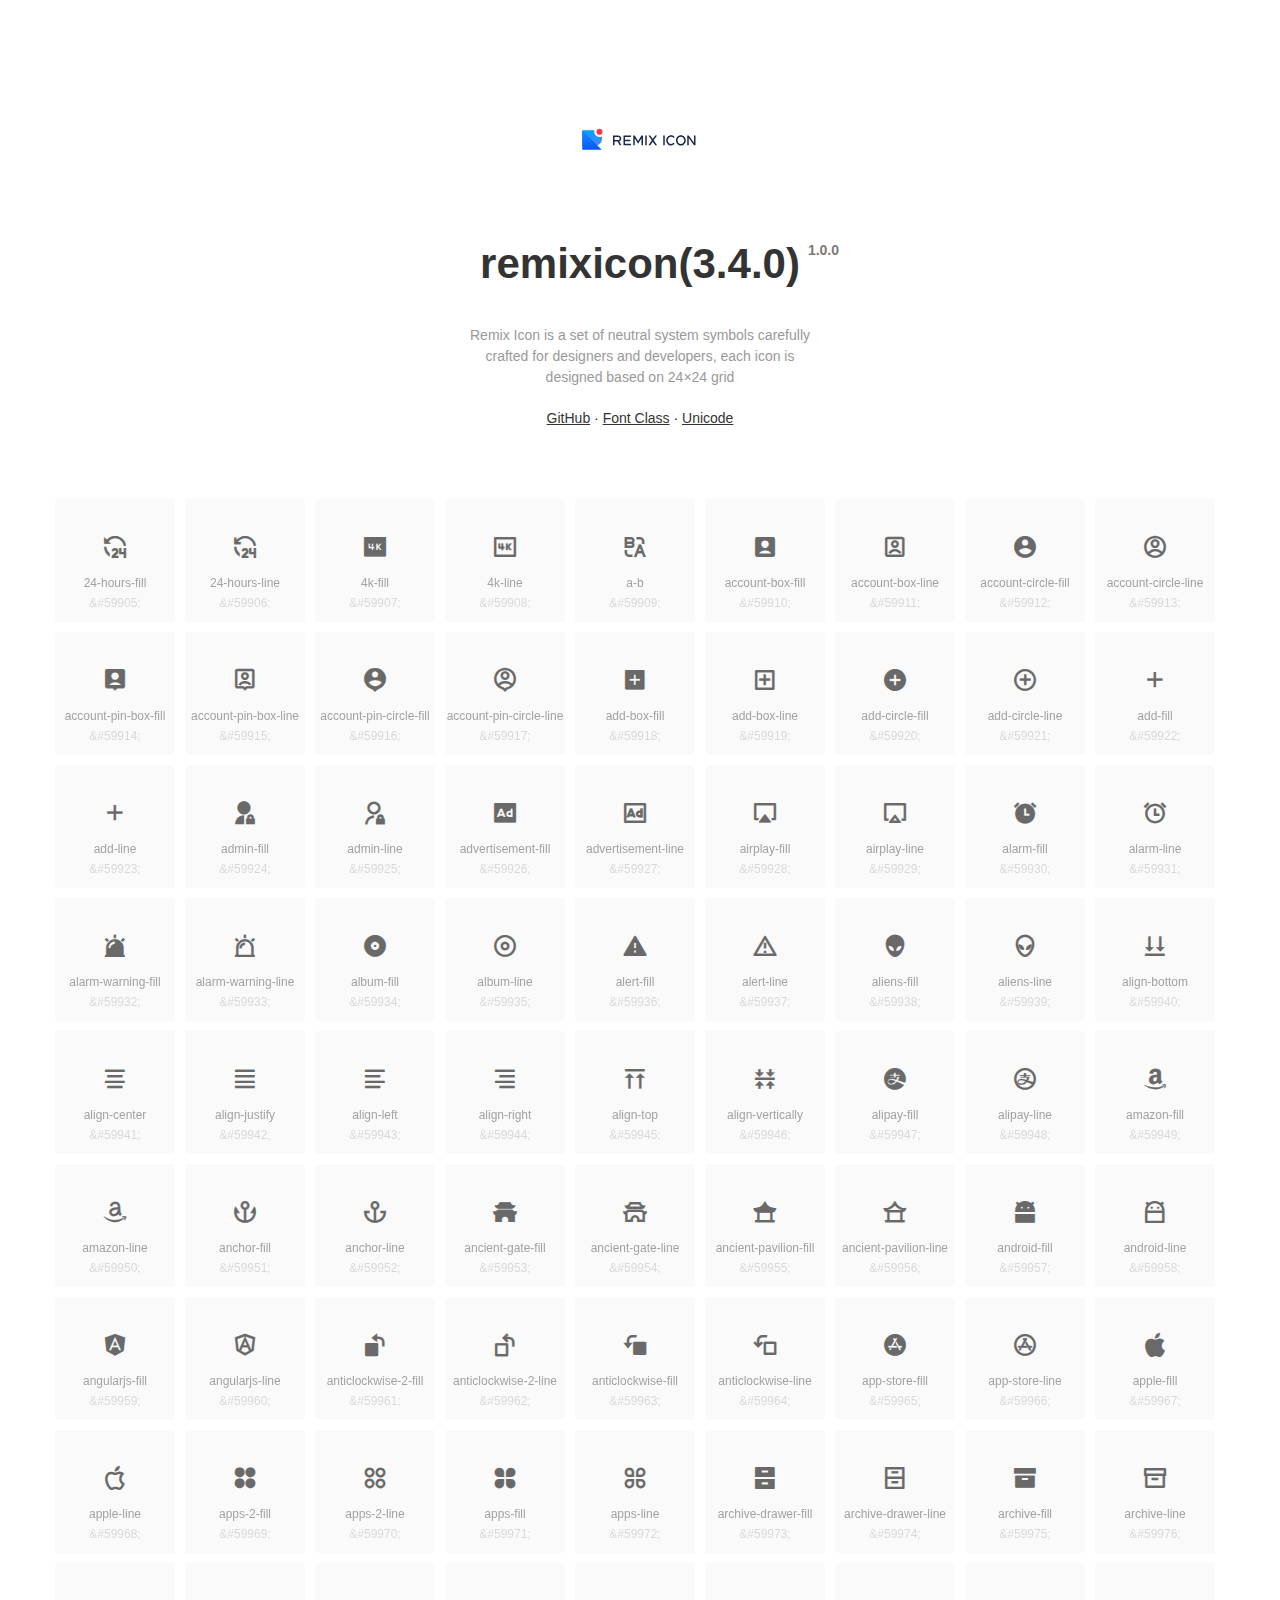
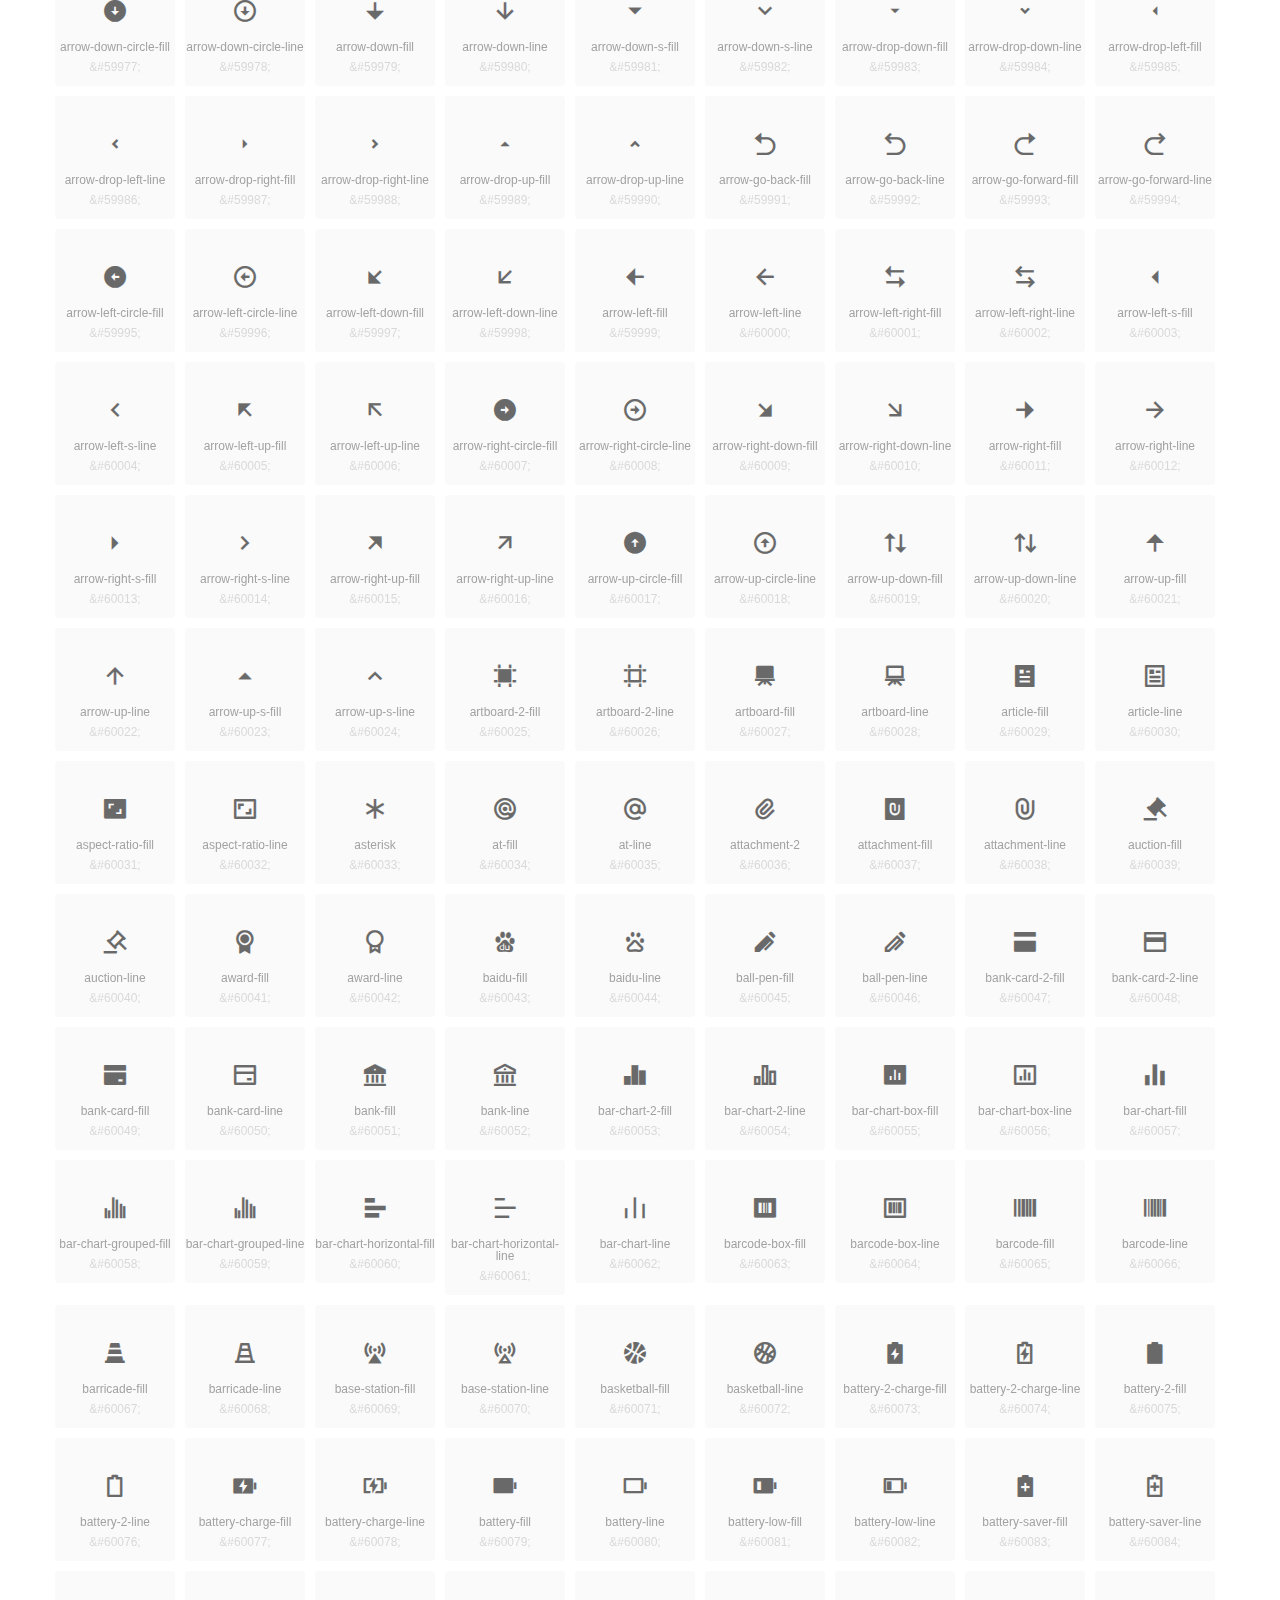
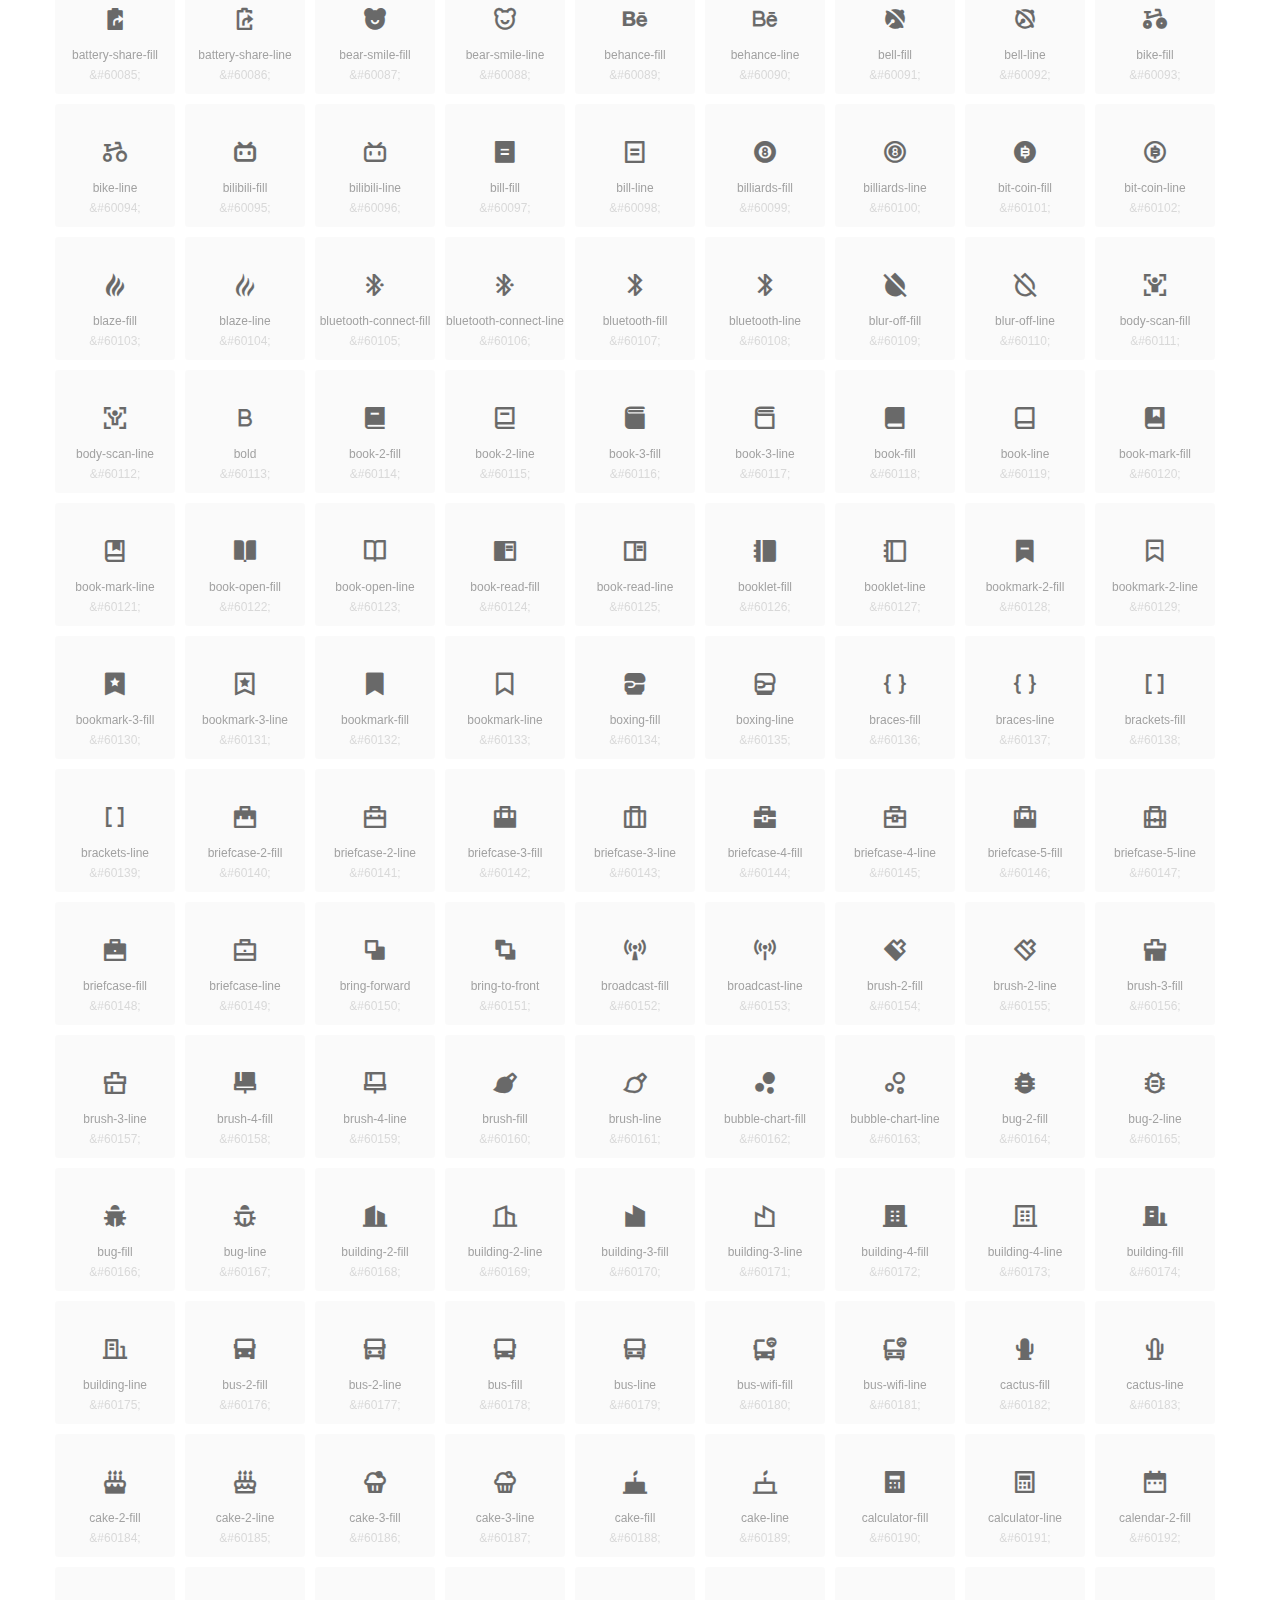
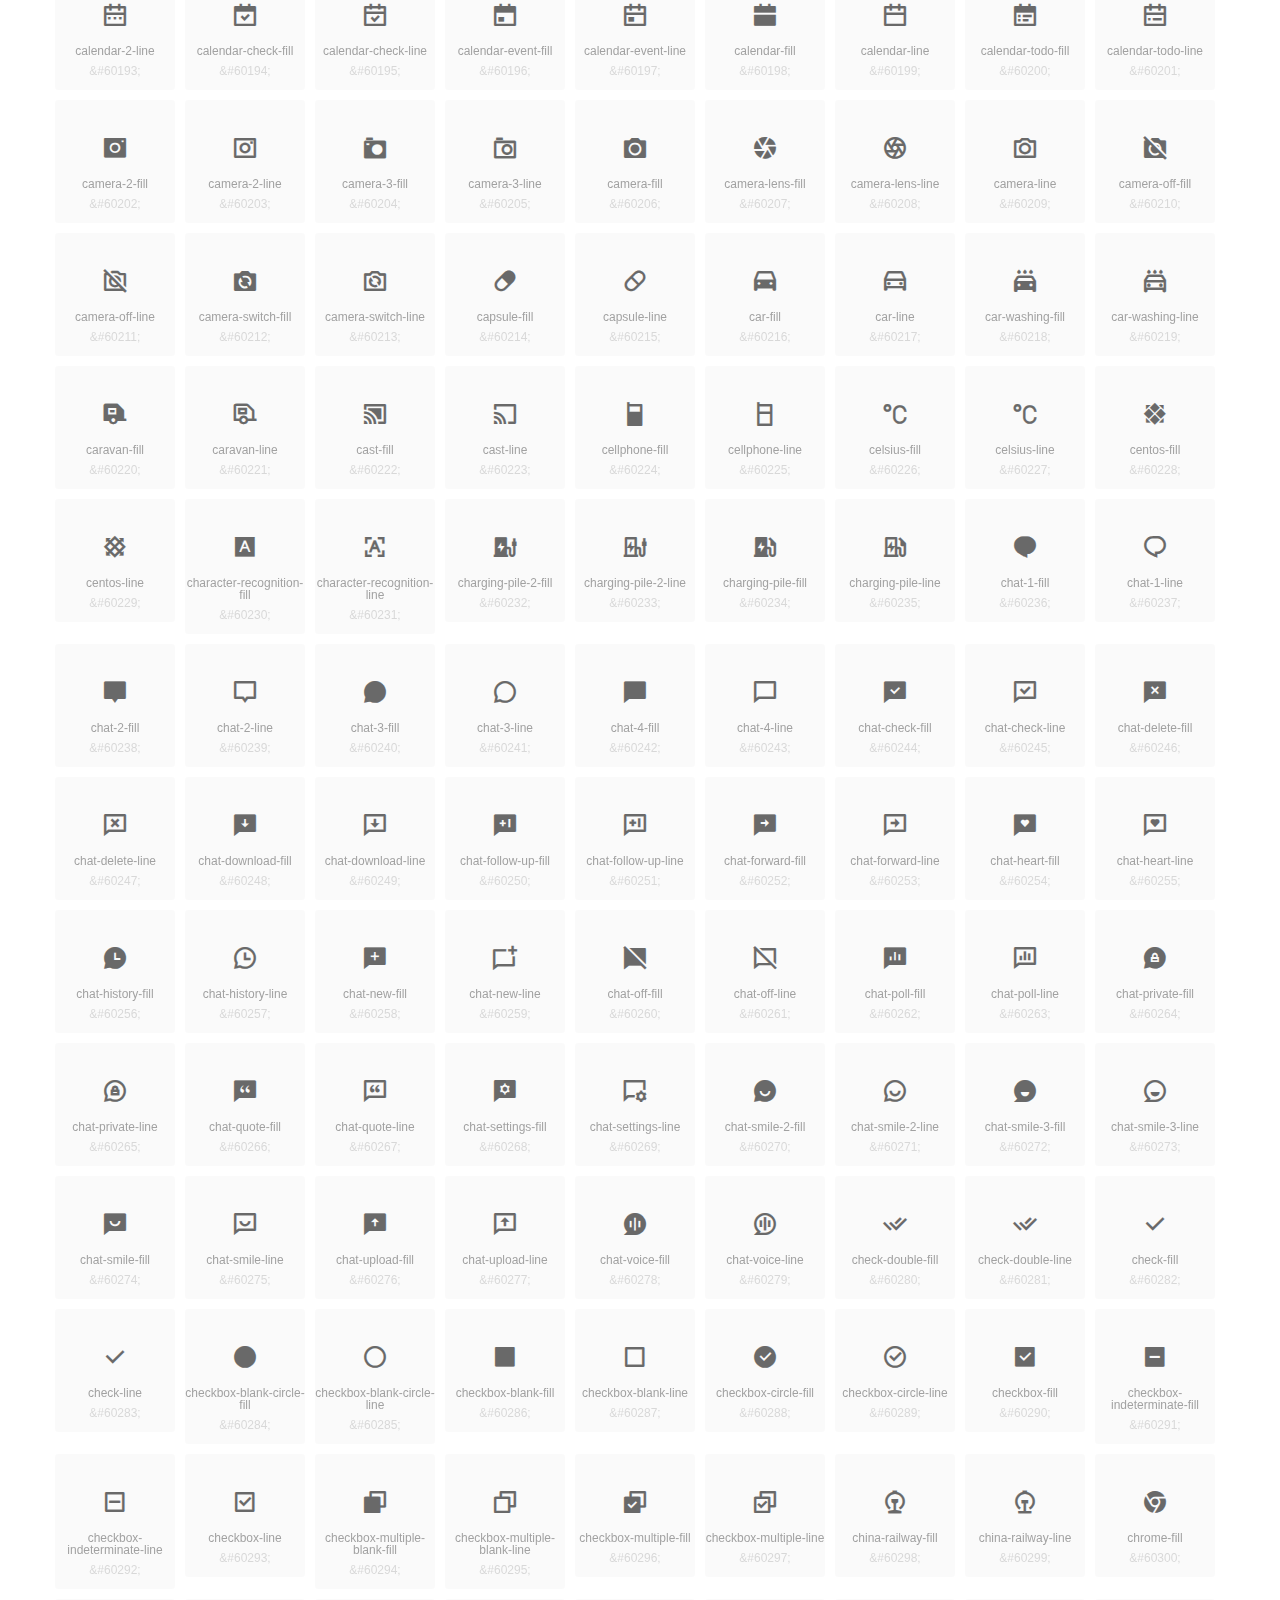
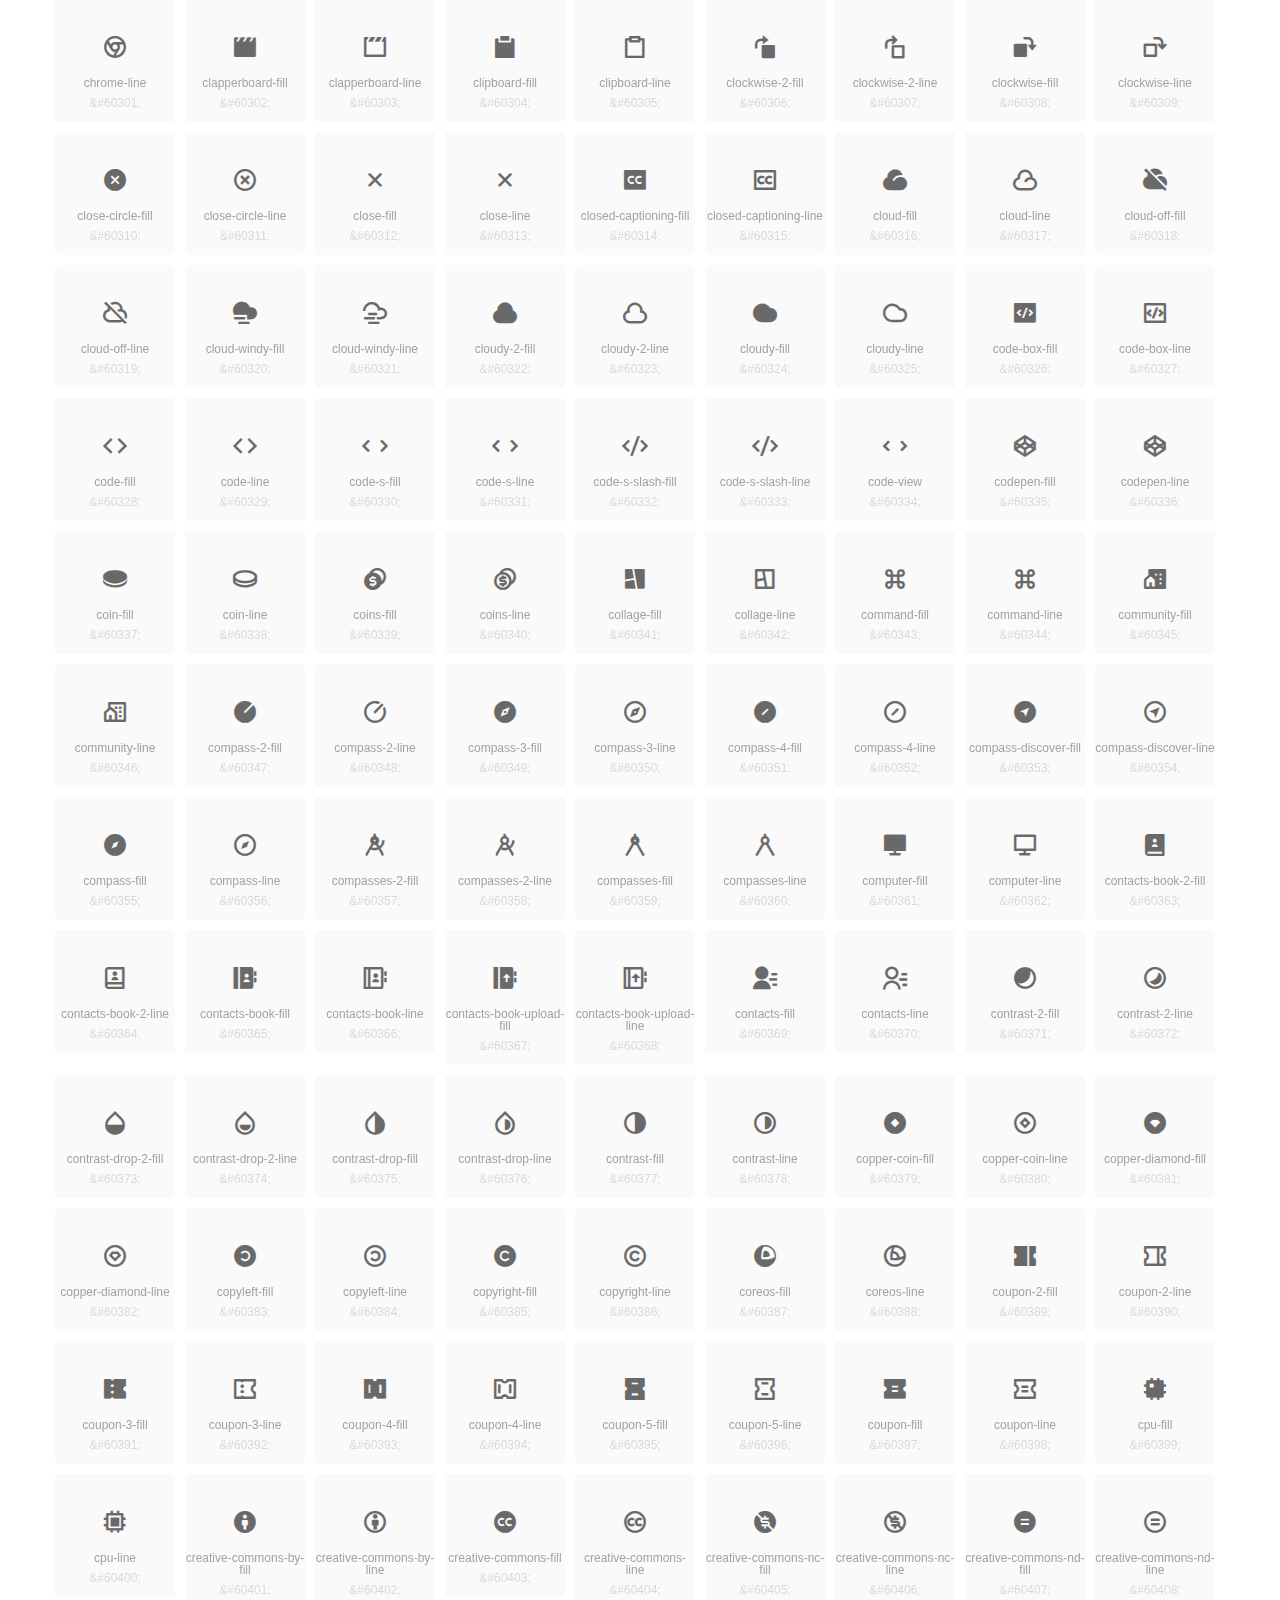
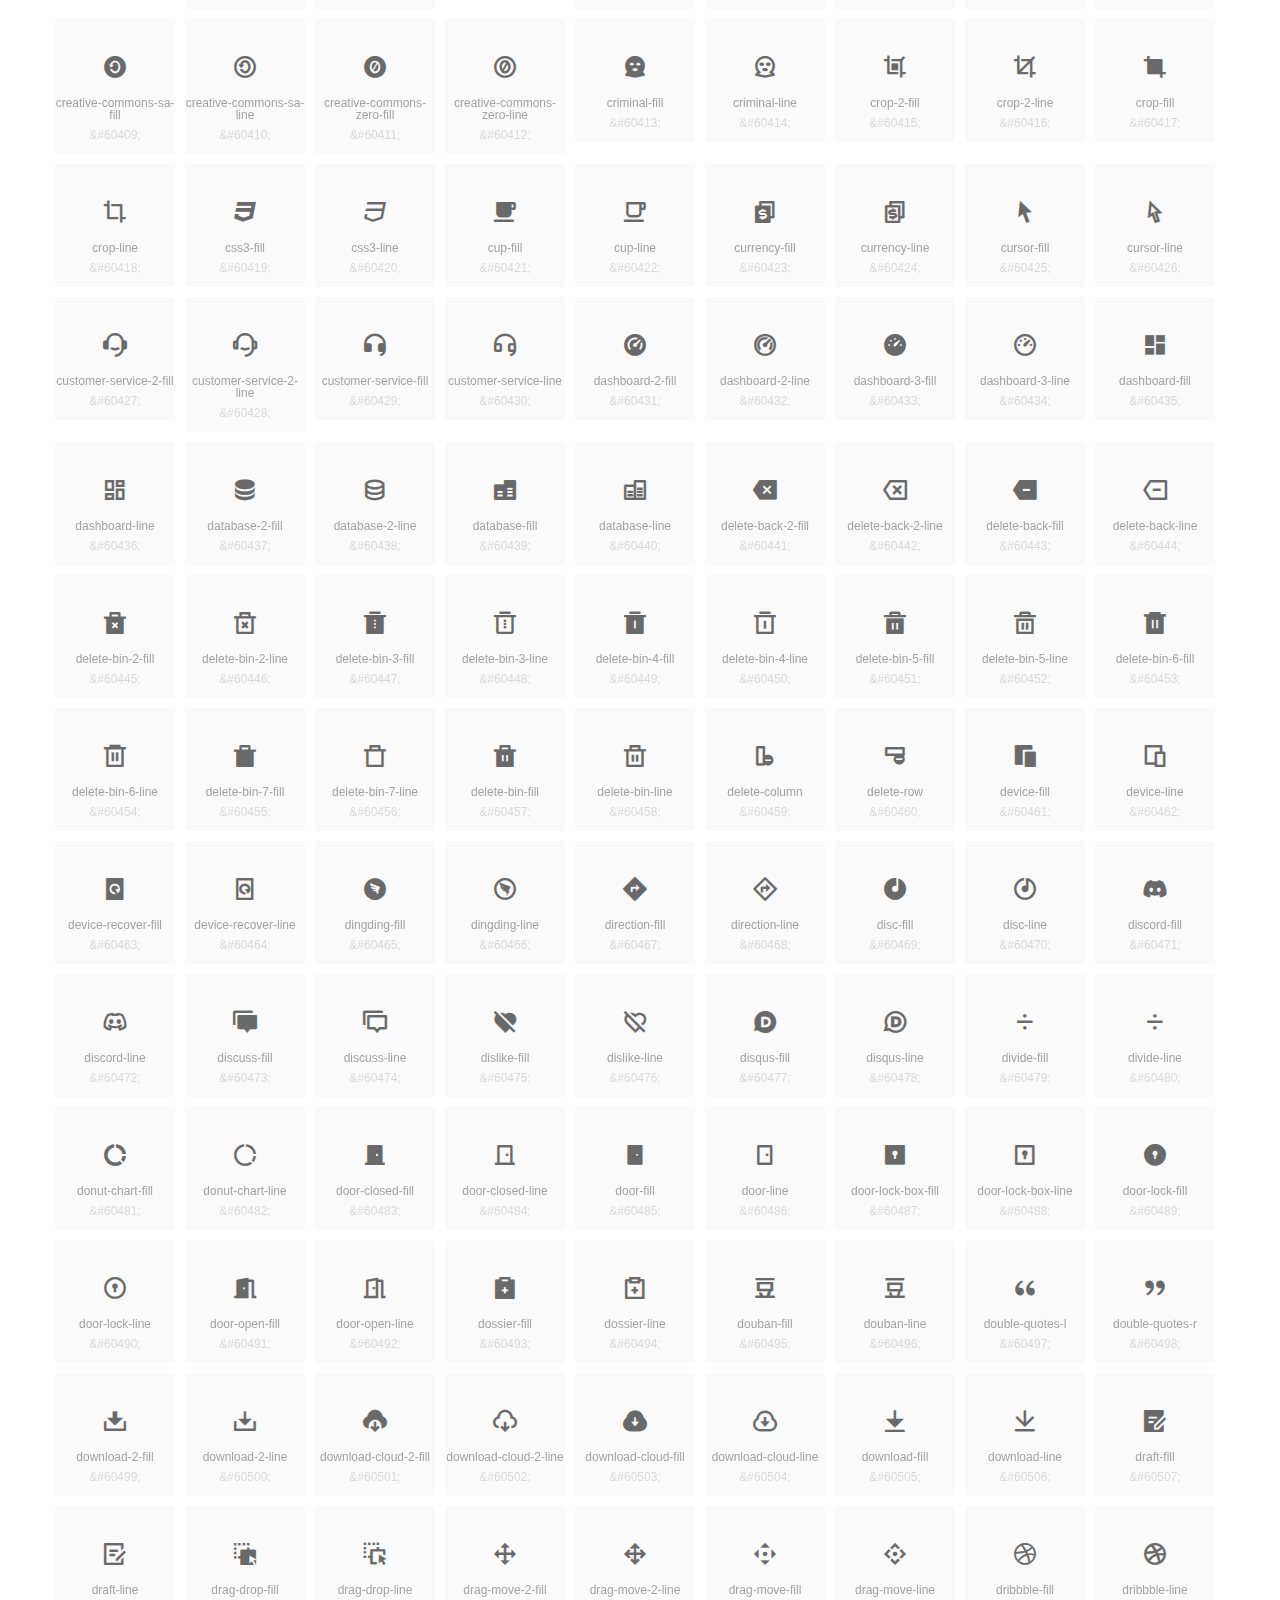
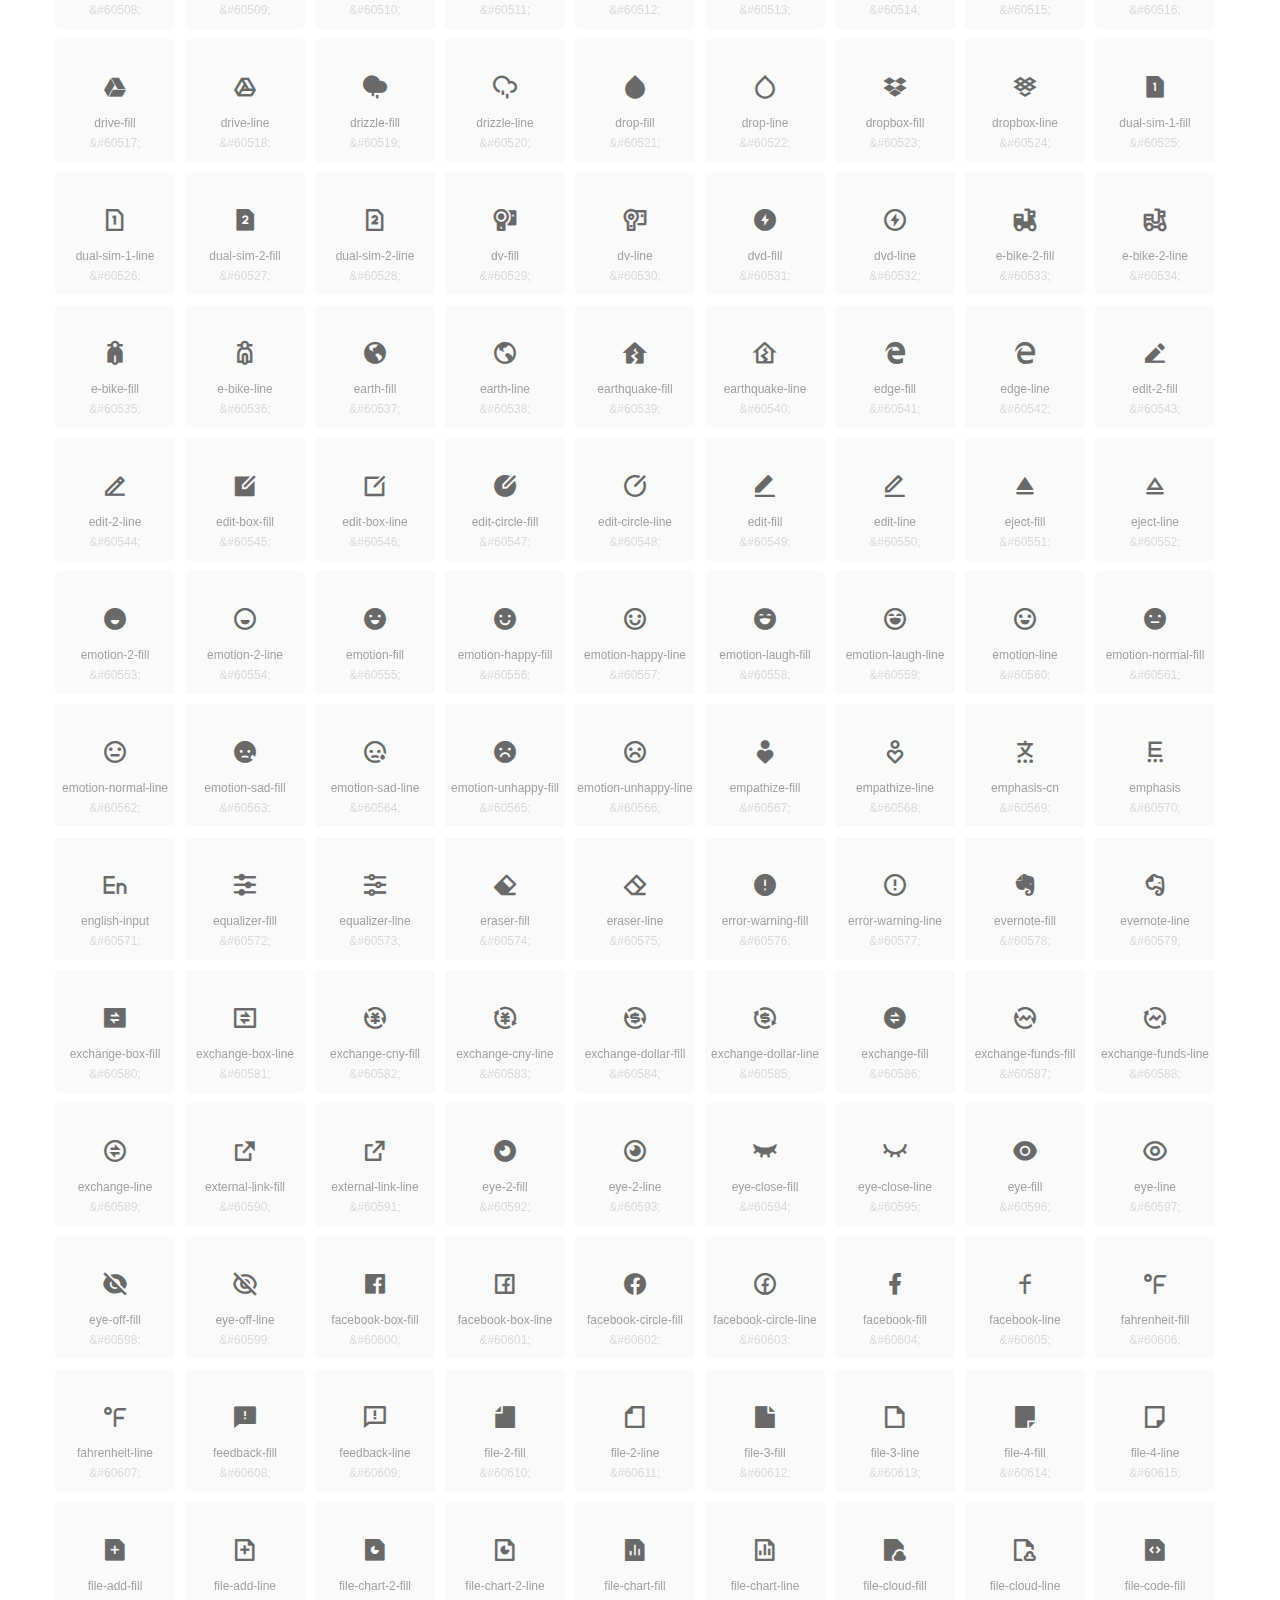
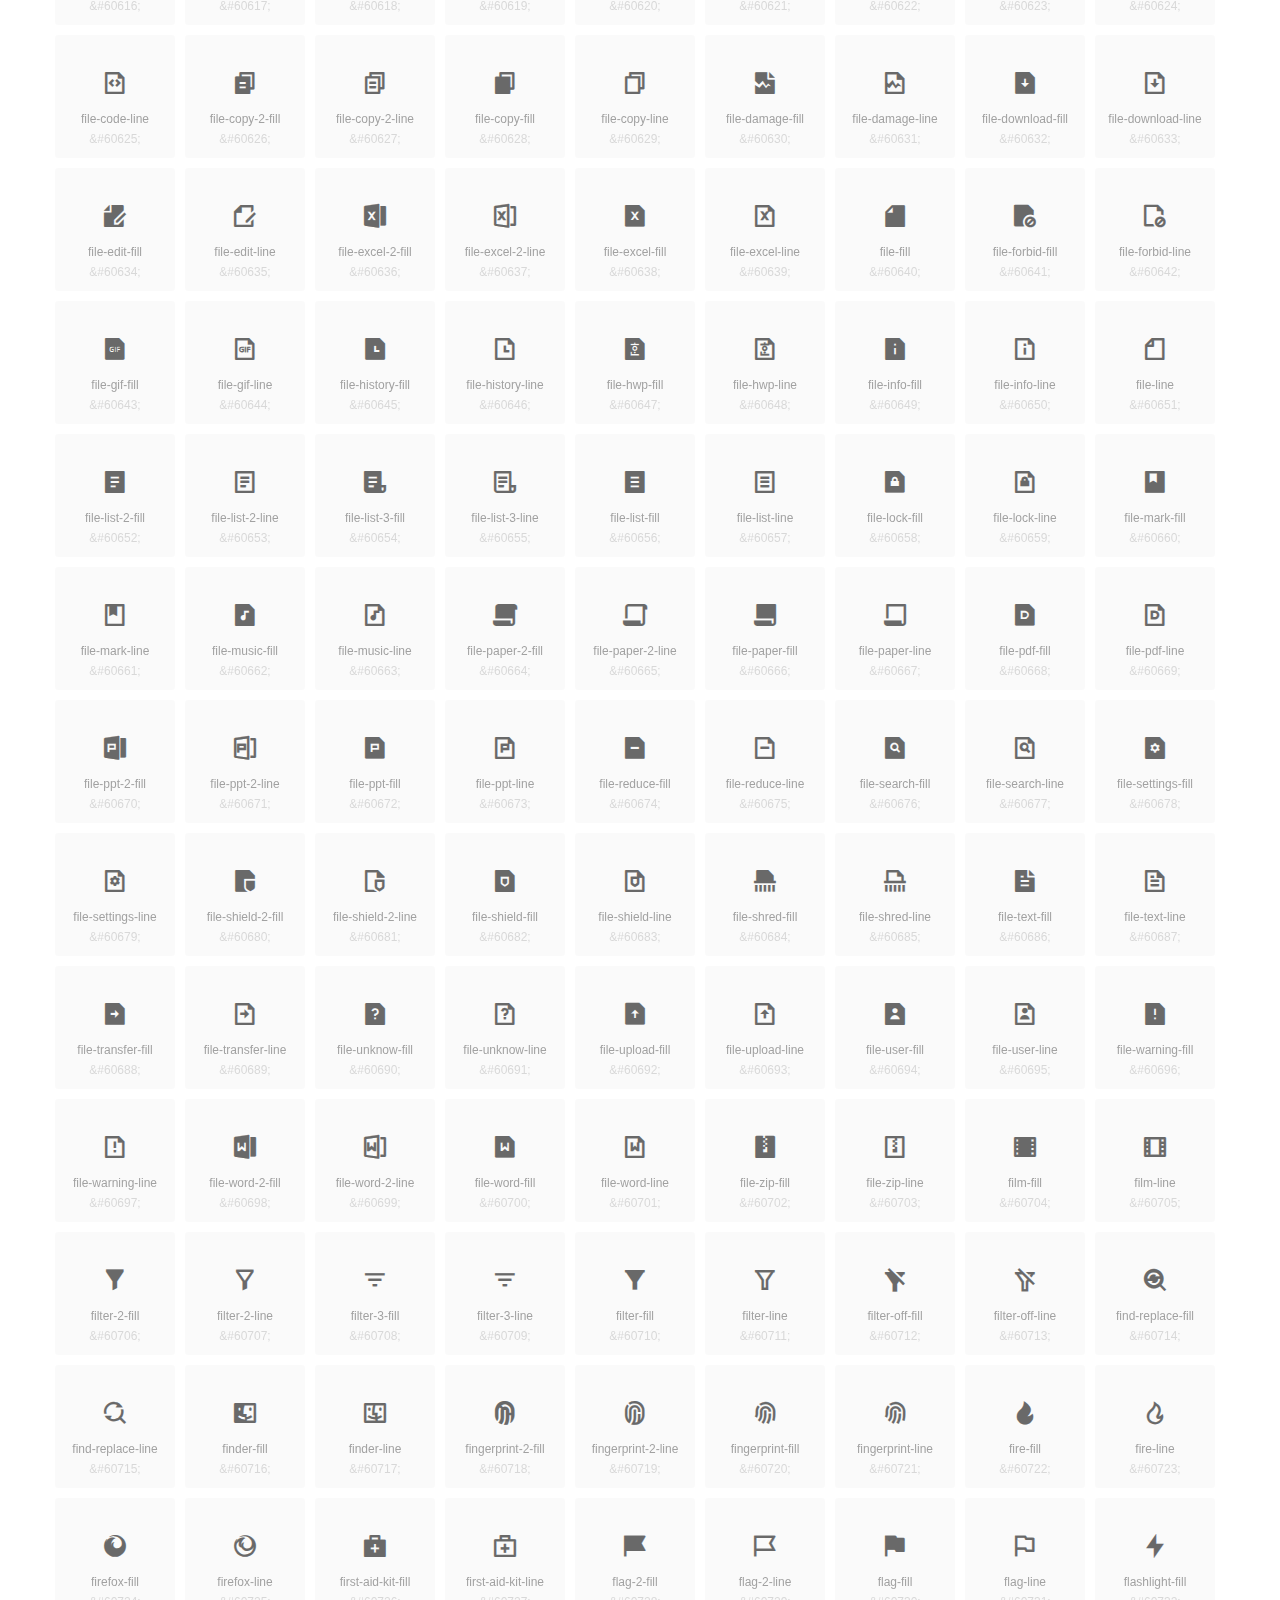
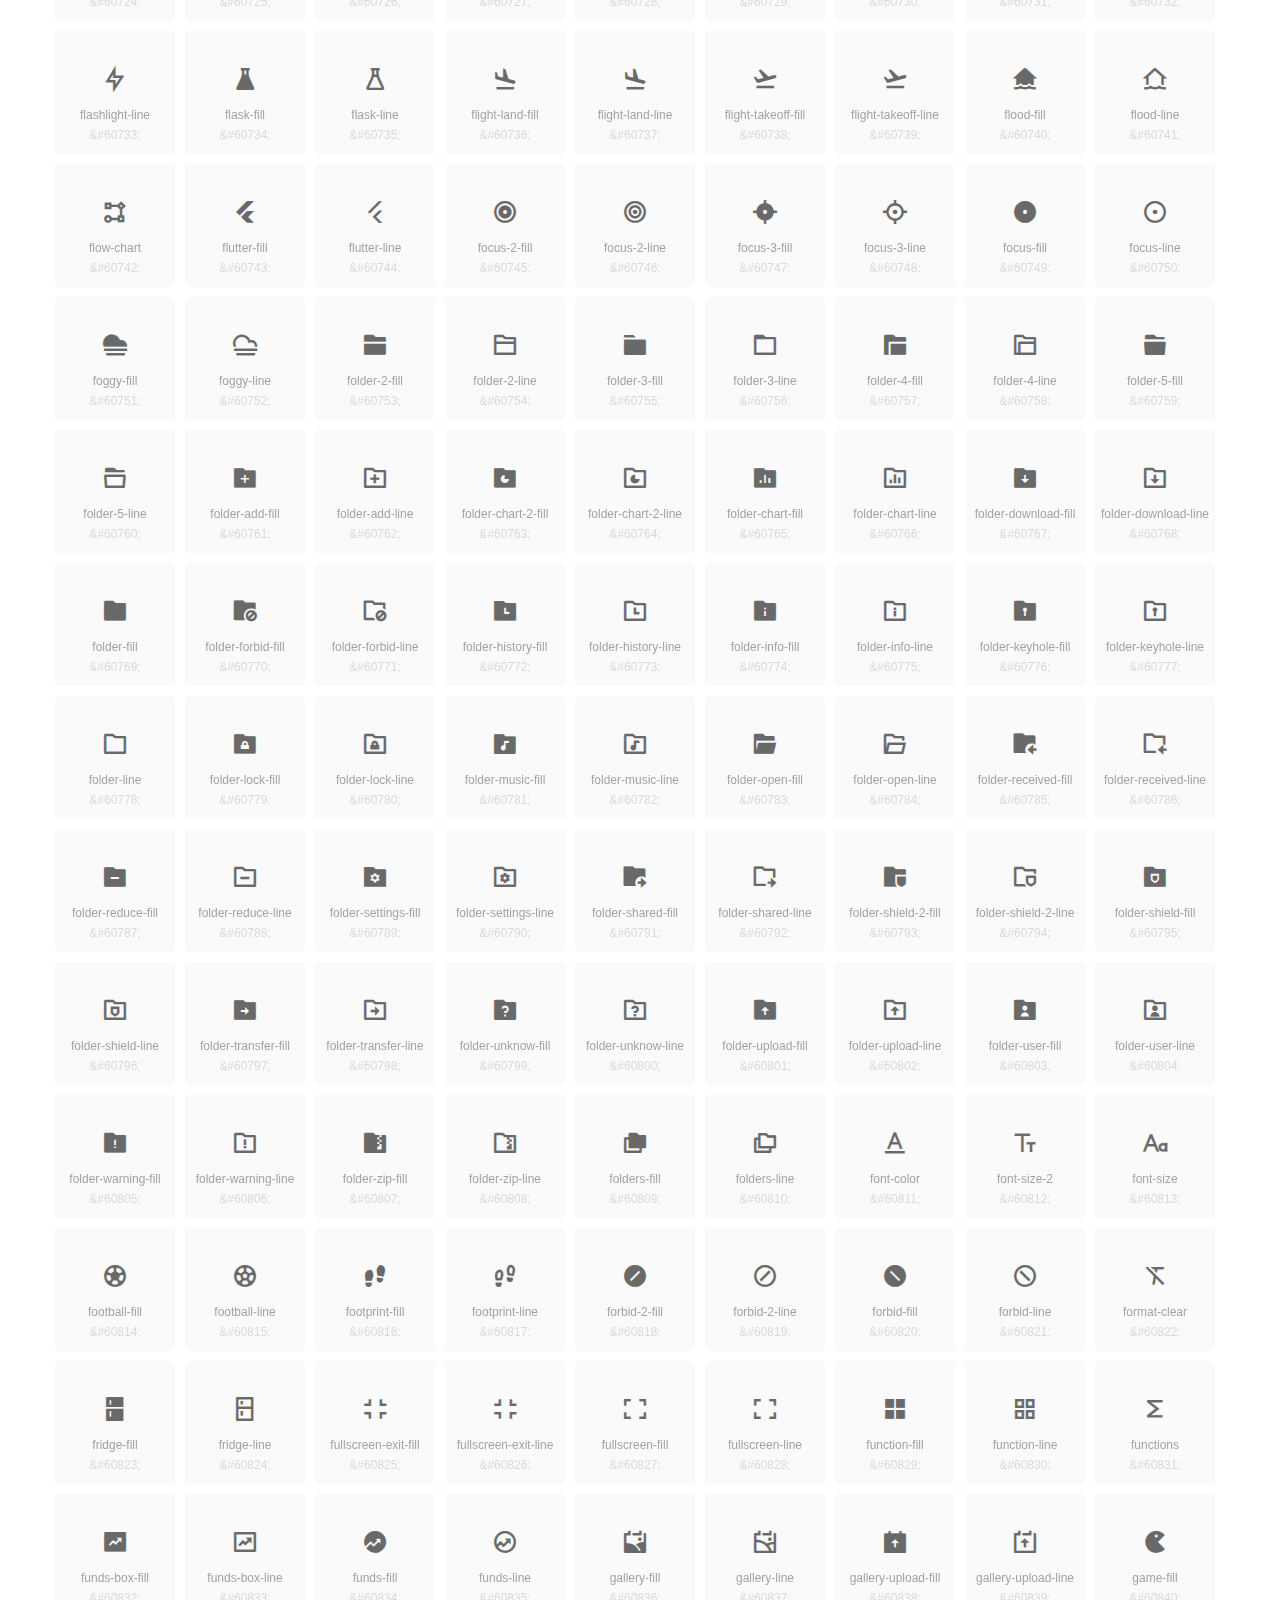
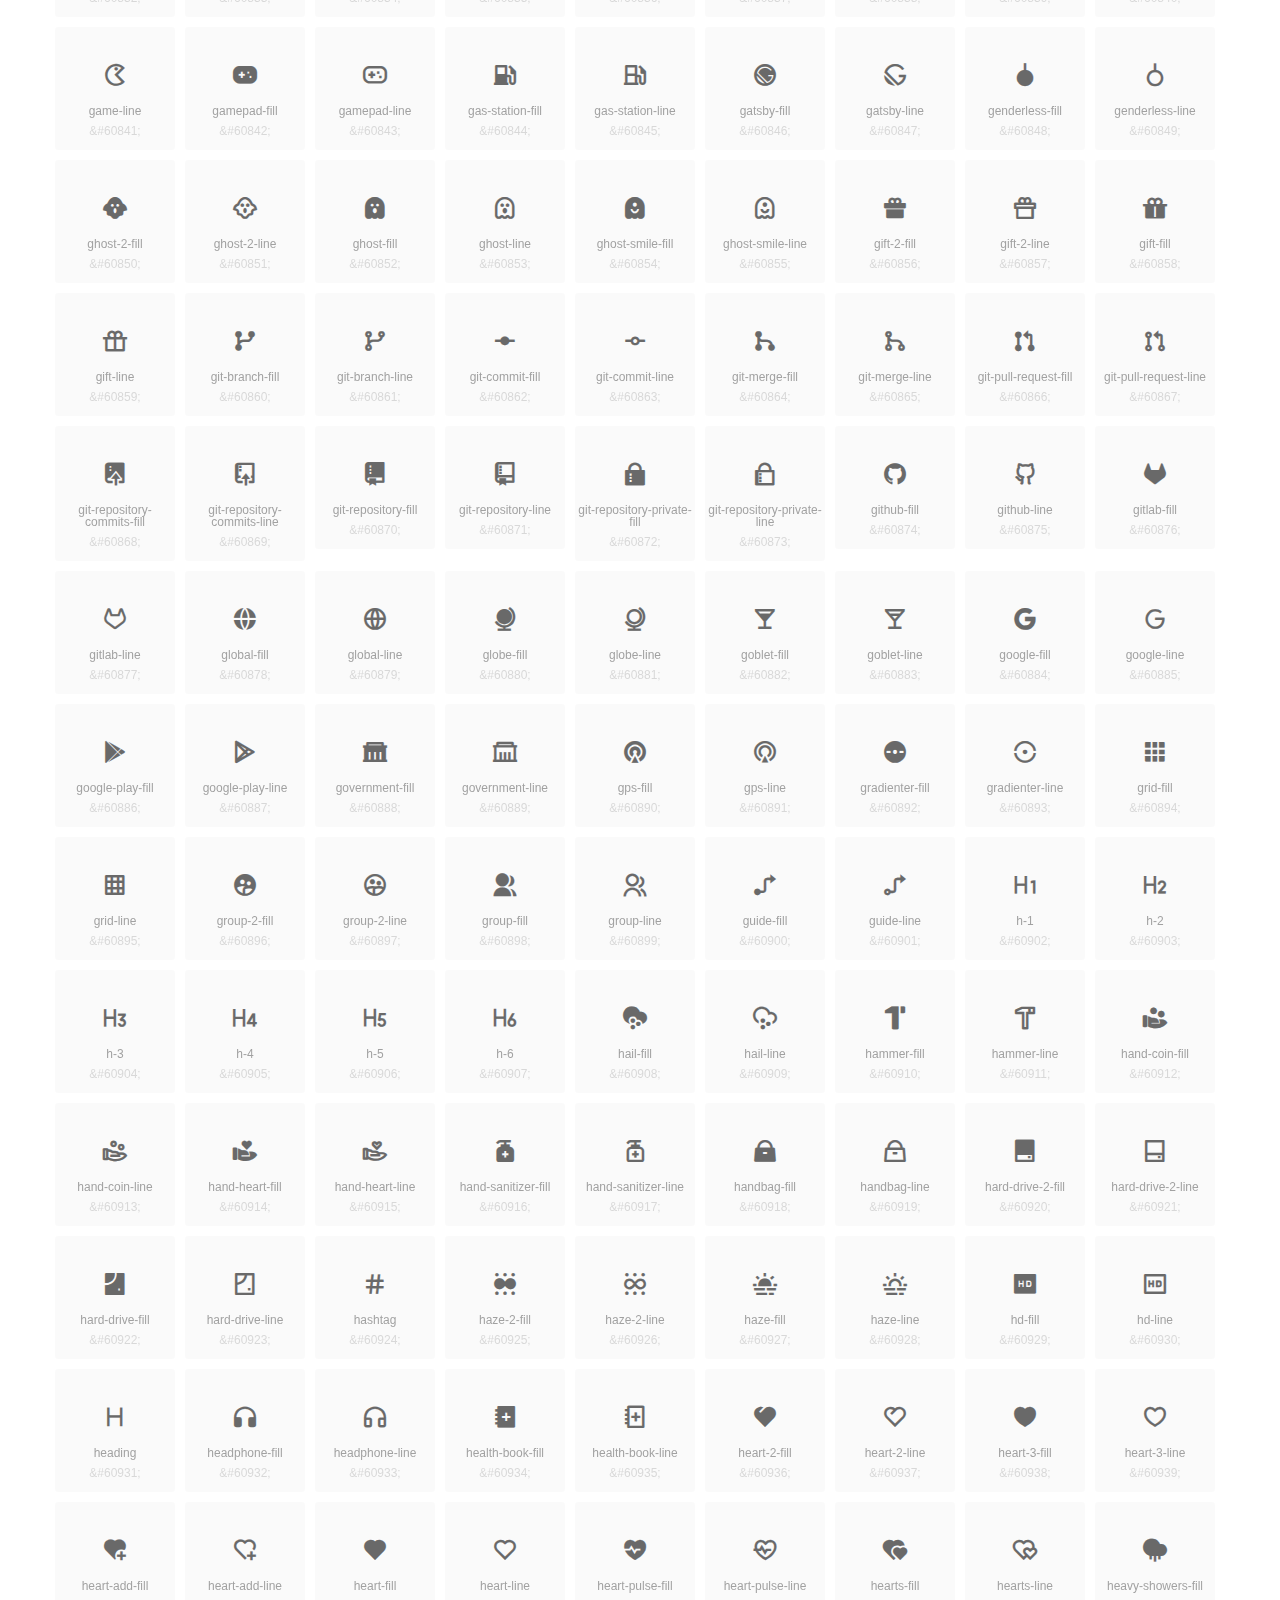
<file: assets/remix_icon/fonts/unicode.html>
<!DOCTYPE html>
<html lang="en">
<head>
  <meta charset="UTF-8">
  <title>remixicon(3.4.0)</title>
  <meta name="viewport" content="width=device-width,minimum-scale=1.0,maximum-scale=1.0,user-scalable=no">
   
  <meta name="description" content="Remix Icon is a set of neutral system symbols carefully crafted for designers and developers, each icon is designed based on 24×24 grid">
   
  <meta name="keywords" content="remixicon,TTF,EOT,WOFF,WOFF2,SVG">
  
  
  
  <style>
    *{margin: 0;padding: 0;list-style: none;}
    body { color: #696969; font: 12px/1.5 tahoma, arial, \5b8b\4f53, sans-serif; }
    a { color: #333; text-decoration: underline; }
    a:hover { color: rgb(9, 73, 209); }
    .header { color: #333; text-align: center; padding: 80px 0 60px 0; min-height: 153px; font-size: 14px; }
    .header .logo svg { height: 120px; width: 120px; }
    .header h1 { font-size: 42px; padding: 26px 0 10px 0; }
    .header sup {font-size: 14px; margin: 8px 0 0 8px; position: absolute; color: #7b7b7b; }
    .info {
      color: #999;
      font-weight: normal;
      max-width: 346px;
      margin: 0 auto;
      padding: 20px 0;
      font-size: 14px;
    }

    .icons { max-width: 1190px; margin: 0 auto; }
    .icons ul { text-align: center; }
    .icons ul li {
      vertical-align: top;
      width: 120px;
      display: inline-block;
      text-align: center;
      background-color: rgba(0,0,0,.02);
      border-radius: 3px;
      padding: 29px 0 10px 0;
      margin-right: 10px;
      margin-top: 10px;
      transition: all 0.6s ease;
    }
    .icons ul li:hover { background-color: rgba(0,0,0,.06); }
    .icons ul li:hover span { color: #3c75e4; opacity: 1; }
    .icons ul li .unicode { color: #8c8c8c; opacity: 0.3; }
    .icons ul li h4 {
      font-weight: normal;
      padding: 10px 0 5px 0;
      display: block;
      color: #8c8c8c;
      font-size: 14px;
      line-height: 12px;
      opacity: 0.8;
    }
    .icons ul li:hover h4 { opacity: 1; }
    .icons ul li svg { width: 24px; height: 24px; }
    .icons ul li:hover { color: #3c75e4; }
    .footer { text-align: center; padding: 10px 0 90px 0; }
    .footer a { text-align: center; padding: 10px 0 90px 0; color: #696969;}
    .footer a:hover { color: #0949d1; }
    .links { text-align: center; padding: 50px 0 0 0; font-size: 14px; }
    
    
    .icons ul .unicode-icon span { display: block; }
    .icons ul .unicode-icon h4 { font-size: 12px; }
    @font-face {
      font-family: "remixicon";
      src: url("remixicon.eot");
      /* IE9*/
      src: url("remixicon.eot#iefix") format("embedded-opentype"),
      /* IE6-IE8 */
      url("remixicon.woff2?1687271883646") format("woff2"),
      url("remixicon.woff?1687271883646") format("woff"),
      /* chrome, firefox */
      url("remixicon.ttf?1687271883646") format("truetype"),
      /* chrome, firefox, opera, Safari, Android, iOS 4.2+*/
      url("remixicon.svg#remixicon?1687271883646") format("svg");
      /* iOS 4.1- */
    }
    .iconfont {
      font-family: "remixicon" !important;
      font-size: 26px;
      font-style: normal;
      -webkit-font-smoothing: antialiased;
      -webkit-text-stroke-width: 0.2px;
      -moz-osx-font-smoothing: grayscale;
    }
    
    
  </style>
  
</head>

<body>
  
  <div class="header">
    
    <div class="logo">
      <a href="./"><svg width="160" height="32" viewBox="0 0 160 32" fill="none" xmlns="http://www.w3.org/2000/svg">
<path d="M121.5 9.80005C123.33 9.80005 124.984 10.5797 126.165 11.8344L124.75 13.2496C123.929 12.3549 122.773 11.8 121.5 11.8C119.029 11.8 117 13.891 117 16.5C117 19.1091 119.029 21.2 121.5 21.2C122.773 21.2 123.929 20.6452 124.75 19.7505L126.165 21.1657C124.984 22.4204 123.33 23.2 121.5 23.2C117.91 23.2 115 20.2004 115 16.5C115 12.7997 117.91 9.80005 121.5 9.80005Z" fill="#1A2947"/>
<path d="M113 10V23H111V10H113Z" fill="#1A2947"/>
<path d="M154 23V9.99988H152L152 19.6019L144.997 9.99988L143 10.0039V23H145L145 13.3969L152 23H154Z" fill="#1A2947"/>
<path d="M68 10V12H60V15.5H67V17.5H60V21H68V23H58V10H68Z" fill="#1A2947"/>
<path d="M82 10L77.4999 17.201L73 10H71V23H73V13.775L77.4999 20.975L82 13.773V23H84V10H82Z" fill="#1A2947"/>
<path d="M89 10V23H87V10H89Z" fill="#1A2947"/>
<path d="M96.9999 14.7565L93.6689 9.99951H91.2279L95.7789 16.4995L91.2289 22.9995H93.6689L96.9999 18.2435L100.33 22.9995H102.772L98.2209 16.4995L102.773 9.99951H100.33L96.9999 14.7565Z" fill="#1A2947"/>
<path fill-rule="evenodd" clip-rule="evenodd" d="M141 16.5C141 12.7997 138.09 9.80005 134.5 9.80005C130.91 9.80005 128 12.7997 128 16.5C128 20.2004 130.91 23.2 134.5 23.2C138.09 23.2 141 20.2004 141 16.5ZM130 16.5C130 13.891 132.029 11.8 134.5 11.8C136.971 11.8 139 13.891 139 16.5C139 19.1091 136.971 21.2 134.5 21.2C132.029 21.2 130 19.1091 130 16.5Z" fill="#1A2947"/>
<path fill-rule="evenodd" clip-rule="evenodd" d="M51 10C53.2091 10 55 11.7909 55 14C55 15.7175 53.9176 17.1821 52.3977 17.749L55.1901 22.999H52.9251L50.267 18H46V23H44V10H51ZM46 11.999V15.999L51 16C52.1046 16 53 15.1046 53 14C53 12.8955 52.1 12 51 12L46 11.999Z" fill="#1A2947"/>
<path fill-rule="evenodd" clip-rule="evenodd" d="M19.2887 3.00389C19.1928 3.0013 19.0965 3 19 3H3V24H19C24.799 24 29.5 19.299 29.5 13.5C29.5 12.7108 29.4129 11.942 29.2479 11.2025C28.2772 11.7119 27.1722 12 26 12C22.134 12 19 8.86599 19 5C19 4.30645 19.1009 3.63646 19.2887 3.00389Z" fill="url(#paint0_linear_960_1054)"/>
<g filter="url(#filter0_b_960_1054)">
<path fill-rule="evenodd" clip-rule="evenodd" d="M3 3L29 29H3V3Z" fill="url(#paint1_linear_960_1054)"/>
</g>
<circle cx="26" cy="5" r="4" fill="url(#paint2_linear_960_1054)"/>
<defs>
<filter id="filter0_b_960_1054" x="-2.43656" y="-2.43656" width="36.8731" height="36.8731" filterUnits="userSpaceOnUse" color-interpolation-filters="sRGB">
<feFlood flood-opacity="0" result="BackgroundImageFix"/>
<feGaussianBlur in="BackgroundImage" stdDeviation="2.71828"/>
<feComposite in2="SourceAlpha" operator="in" result="effect1_backgroundBlur_960_1054"/>
<feBlend mode="normal" in="SourceGraphic" in2="effect1_backgroundBlur_960_1054" result="shape"/>
</filter>
<linearGradient id="paint0_linear_960_1054" x1="3" y1="3" x2="3" y2="24" gradientUnits="userSpaceOnUse">
<stop stop-color="#05A0FA"/>
<stop offset="1" stop-color="#4785FF"/>
</linearGradient>
<linearGradient id="paint1_linear_960_1054" x1="3" y1="3" x2="3" y2="29" gradientUnits="userSpaceOnUse">
<stop stop-color="#1A8CFF"/>
<stop offset="1" stop-color="#0557FA"/>
</linearGradient>
<linearGradient id="paint2_linear_960_1054" x1="22" y1="1" x2="22" y2="9" gradientUnits="userSpaceOnUse">
<stop stop-color="#FF463A"/>
<stop offset="1" stop-color="#FF1F5A"/>
</linearGradient>
</defs>
</svg>
</a>
    </div>
    
    <h1>remixicon(3.4.0)<sup>1.0.0</sup></h1>
    <div class="info">
      Remix Icon is a set of neutral system symbols carefully crafted for designers and developers, each icon is designed based on 24×24 grid
    </div>
    <p>
      
      <a href="https://github.com/Remix-Design/remixicon.git">GitHub</a> · 
      
      <a href="index.html">Font Class</a> · 
      
      <a href="unicode.html">Unicode</a>
      
    </p>
  </div>
  <div class="icons">
    <ul>
      <li class="unicode-icon"><span class="iconfont"></span><h4>24-hours-fill</h4><span class="unicode">&amp;#59905;</span></li><li class="unicode-icon"><span class="iconfont"></span><h4>24-hours-line</h4><span class="unicode">&amp;#59906;</span></li><li class="unicode-icon"><span class="iconfont"></span><h4>4k-fill</h4><span class="unicode">&amp;#59907;</span></li><li class="unicode-icon"><span class="iconfont"></span><h4>4k-line</h4><span class="unicode">&amp;#59908;</span></li><li class="unicode-icon"><span class="iconfont"></span><h4>a-b</h4><span class="unicode">&amp;#59909;</span></li><li class="unicode-icon"><span class="iconfont"></span><h4>account-box-fill</h4><span class="unicode">&amp;#59910;</span></li><li class="unicode-icon"><span class="iconfont"></span><h4>account-box-line</h4><span class="unicode">&amp;#59911;</span></li><li class="unicode-icon"><span class="iconfont"></span><h4>account-circle-fill</h4><span class="unicode">&amp;#59912;</span></li><li class="unicode-icon"><span class="iconfont"></span><h4>account-circle-line</h4><span class="unicode">&amp;#59913;</span></li><li class="unicode-icon"><span class="iconfont"></span><h4>account-pin-box-fill</h4><span class="unicode">&amp;#59914;</span></li><li class="unicode-icon"><span class="iconfont"></span><h4>account-pin-box-line</h4><span class="unicode">&amp;#59915;</span></li><li class="unicode-icon"><span class="iconfont"></span><h4>account-pin-circle-fill</h4><span class="unicode">&amp;#59916;</span></li><li class="unicode-icon"><span class="iconfont"></span><h4>account-pin-circle-line</h4><span class="unicode">&amp;#59917;</span></li><li class="unicode-icon"><span class="iconfont"></span><h4>add-box-fill</h4><span class="unicode">&amp;#59918;</span></li><li class="unicode-icon"><span class="iconfont"></span><h4>add-box-line</h4><span class="unicode">&amp;#59919;</span></li><li class="unicode-icon"><span class="iconfont"></span><h4>add-circle-fill</h4><span class="unicode">&amp;#59920;</span></li><li class="unicode-icon"><span class="iconfont"></span><h4>add-circle-line</h4><span class="unicode">&amp;#59921;</span></li><li class="unicode-icon"><span class="iconfont"></span><h4>add-fill</h4><span class="unicode">&amp;#59922;</span></li><li class="unicode-icon"><span class="iconfont"></span><h4>add-line</h4><span class="unicode">&amp;#59923;</span></li><li class="unicode-icon"><span class="iconfont"></span><h4>admin-fill</h4><span class="unicode">&amp;#59924;</span></li><li class="unicode-icon"><span class="iconfont"></span><h4>admin-line</h4><span class="unicode">&amp;#59925;</span></li><li class="unicode-icon"><span class="iconfont"></span><h4>advertisement-fill</h4><span class="unicode">&amp;#59926;</span></li><li class="unicode-icon"><span class="iconfont"></span><h4>advertisement-line</h4><span class="unicode">&amp;#59927;</span></li><li class="unicode-icon"><span class="iconfont"></span><h4>airplay-fill</h4><span class="unicode">&amp;#59928;</span></li><li class="unicode-icon"><span class="iconfont"></span><h4>airplay-line</h4><span class="unicode">&amp;#59929;</span></li><li class="unicode-icon"><span class="iconfont"></span><h4>alarm-fill</h4><span class="unicode">&amp;#59930;</span></li><li class="unicode-icon"><span class="iconfont"></span><h4>alarm-line</h4><span class="unicode">&amp;#59931;</span></li><li class="unicode-icon"><span class="iconfont"></span><h4>alarm-warning-fill</h4><span class="unicode">&amp;#59932;</span></li><li class="unicode-icon"><span class="iconfont"></span><h4>alarm-warning-line</h4><span class="unicode">&amp;#59933;</span></li><li class="unicode-icon"><span class="iconfont"></span><h4>album-fill</h4><span class="unicode">&amp;#59934;</span></li><li class="unicode-icon"><span class="iconfont"></span><h4>album-line</h4><span class="unicode">&amp;#59935;</span></li><li class="unicode-icon"><span class="iconfont"></span><h4>alert-fill</h4><span class="unicode">&amp;#59936;</span></li><li class="unicode-icon"><span class="iconfont"></span><h4>alert-line</h4><span class="unicode">&amp;#59937;</span></li><li class="unicode-icon"><span class="iconfont"></span><h4>aliens-fill</h4><span class="unicode">&amp;#59938;</span></li><li class="unicode-icon"><span class="iconfont"></span><h4>aliens-line</h4><span class="unicode">&amp;#59939;</span></li><li class="unicode-icon"><span class="iconfont"></span><h4>align-bottom</h4><span class="unicode">&amp;#59940;</span></li><li class="unicode-icon"><span class="iconfont"></span><h4>align-center</h4><span class="unicode">&amp;#59941;</span></li><li class="unicode-icon"><span class="iconfont"></span><h4>align-justify</h4><span class="unicode">&amp;#59942;</span></li><li class="unicode-icon"><span class="iconfont"></span><h4>align-left</h4><span class="unicode">&amp;#59943;</span></li><li class="unicode-icon"><span class="iconfont"></span><h4>align-right</h4><span class="unicode">&amp;#59944;</span></li><li class="unicode-icon"><span class="iconfont"></span><h4>align-top</h4><span class="unicode">&amp;#59945;</span></li><li class="unicode-icon"><span class="iconfont"></span><h4>align-vertically</h4><span class="unicode">&amp;#59946;</span></li><li class="unicode-icon"><span class="iconfont"></span><h4>alipay-fill</h4><span class="unicode">&amp;#59947;</span></li><li class="unicode-icon"><span class="iconfont"></span><h4>alipay-line</h4><span class="unicode">&amp;#59948;</span></li><li class="unicode-icon"><span class="iconfont"></span><h4>amazon-fill</h4><span class="unicode">&amp;#59949;</span></li><li class="unicode-icon"><span class="iconfont"></span><h4>amazon-line</h4><span class="unicode">&amp;#59950;</span></li><li class="unicode-icon"><span class="iconfont"></span><h4>anchor-fill</h4><span class="unicode">&amp;#59951;</span></li><li class="unicode-icon"><span class="iconfont"></span><h4>anchor-line</h4><span class="unicode">&amp;#59952;</span></li><li class="unicode-icon"><span class="iconfont"></span><h4>ancient-gate-fill</h4><span class="unicode">&amp;#59953;</span></li><li class="unicode-icon"><span class="iconfont"></span><h4>ancient-gate-line</h4><span class="unicode">&amp;#59954;</span></li><li class="unicode-icon"><span class="iconfont"></span><h4>ancient-pavilion-fill</h4><span class="unicode">&amp;#59955;</span></li><li class="unicode-icon"><span class="iconfont"></span><h4>ancient-pavilion-line</h4><span class="unicode">&amp;#59956;</span></li><li class="unicode-icon"><span class="iconfont"></span><h4>android-fill</h4><span class="unicode">&amp;#59957;</span></li><li class="unicode-icon"><span class="iconfont"></span><h4>android-line</h4><span class="unicode">&amp;#59958;</span></li><li class="unicode-icon"><span class="iconfont"></span><h4>angularjs-fill</h4><span class="unicode">&amp;#59959;</span></li><li class="unicode-icon"><span class="iconfont"></span><h4>angularjs-line</h4><span class="unicode">&amp;#59960;</span></li><li class="unicode-icon"><span class="iconfont"></span><h4>anticlockwise-2-fill</h4><span class="unicode">&amp;#59961;</span></li><li class="unicode-icon"><span class="iconfont"></span><h4>anticlockwise-2-line</h4><span class="unicode">&amp;#59962;</span></li><li class="unicode-icon"><span class="iconfont"></span><h4>anticlockwise-fill</h4><span class="unicode">&amp;#59963;</span></li><li class="unicode-icon"><span class="iconfont"></span><h4>anticlockwise-line</h4><span class="unicode">&amp;#59964;</span></li><li class="unicode-icon"><span class="iconfont"></span><h4>app-store-fill</h4><span class="unicode">&amp;#59965;</span></li><li class="unicode-icon"><span class="iconfont"></span><h4>app-store-line</h4><span class="unicode">&amp;#59966;</span></li><li class="unicode-icon"><span class="iconfont"></span><h4>apple-fill</h4><span class="unicode">&amp;#59967;</span></li><li class="unicode-icon"><span class="iconfont"></span><h4>apple-line</h4><span class="unicode">&amp;#59968;</span></li><li class="unicode-icon"><span class="iconfont"></span><h4>apps-2-fill</h4><span class="unicode">&amp;#59969;</span></li><li class="unicode-icon"><span class="iconfont"></span><h4>apps-2-line</h4><span class="unicode">&amp;#59970;</span></li><li class="unicode-icon"><span class="iconfont"></span><h4>apps-fill</h4><span class="unicode">&amp;#59971;</span></li><li class="unicode-icon"><span class="iconfont"></span><h4>apps-line</h4><span class="unicode">&amp;#59972;</span></li><li class="unicode-icon"><span class="iconfont"></span><h4>archive-drawer-fill</h4><span class="unicode">&amp;#59973;</span></li><li class="unicode-icon"><span class="iconfont"></span><h4>archive-drawer-line</h4><span class="unicode">&amp;#59974;</span></li><li class="unicode-icon"><span class="iconfont"></span><h4>archive-fill</h4><span class="unicode">&amp;#59975;</span></li><li class="unicode-icon"><span class="iconfont"></span><h4>archive-line</h4><span class="unicode">&amp;#59976;</span></li><li class="unicode-icon"><span class="iconfont"></span><h4>arrow-down-circle-fill</h4><span class="unicode">&amp;#59977;</span></li><li class="unicode-icon"><span class="iconfont"></span><h4>arrow-down-circle-line</h4><span class="unicode">&amp;#59978;</span></li><li class="unicode-icon"><span class="iconfont"></span><h4>arrow-down-fill</h4><span class="unicode">&amp;#59979;</span></li><li class="unicode-icon"><span class="iconfont"></span><h4>arrow-down-line</h4><span class="unicode">&amp;#59980;</span></li><li class="unicode-icon"><span class="iconfont"></span><h4>arrow-down-s-fill</h4><span class="unicode">&amp;#59981;</span></li><li class="unicode-icon"><span class="iconfont"></span><h4>arrow-down-s-line</h4><span class="unicode">&amp;#59982;</span></li><li class="unicode-icon"><span class="iconfont"></span><h4>arrow-drop-down-fill</h4><span class="unicode">&amp;#59983;</span></li><li class="unicode-icon"><span class="iconfont"></span><h4>arrow-drop-down-line</h4><span class="unicode">&amp;#59984;</span></li><li class="unicode-icon"><span class="iconfont"></span><h4>arrow-drop-left-fill</h4><span class="unicode">&amp;#59985;</span></li><li class="unicode-icon"><span class="iconfont"></span><h4>arrow-drop-left-line</h4><span class="unicode">&amp;#59986;</span></li><li class="unicode-icon"><span class="iconfont"></span><h4>arrow-drop-right-fill</h4><span class="unicode">&amp;#59987;</span></li><li class="unicode-icon"><span class="iconfont"></span><h4>arrow-drop-right-line</h4><span class="unicode">&amp;#59988;</span></li><li class="unicode-icon"><span class="iconfont"></span><h4>arrow-drop-up-fill</h4><span class="unicode">&amp;#59989;</span></li><li class="unicode-icon"><span class="iconfont"></span><h4>arrow-drop-up-line</h4><span class="unicode">&amp;#59990;</span></li><li class="unicode-icon"><span class="iconfont"></span><h4>arrow-go-back-fill</h4><span class="unicode">&amp;#59991;</span></li><li class="unicode-icon"><span class="iconfont"></span><h4>arrow-go-back-line</h4><span class="unicode">&amp;#59992;</span></li><li class="unicode-icon"><span class="iconfont"></span><h4>arrow-go-forward-fill</h4><span class="unicode">&amp;#59993;</span></li><li class="unicode-icon"><span class="iconfont"></span><h4>arrow-go-forward-line</h4><span class="unicode">&amp;#59994;</span></li><li class="unicode-icon"><span class="iconfont"></span><h4>arrow-left-circle-fill</h4><span class="unicode">&amp;#59995;</span></li><li class="unicode-icon"><span class="iconfont"></span><h4>arrow-left-circle-line</h4><span class="unicode">&amp;#59996;</span></li><li class="unicode-icon"><span class="iconfont"></span><h4>arrow-left-down-fill</h4><span class="unicode">&amp;#59997;</span></li><li class="unicode-icon"><span class="iconfont"></span><h4>arrow-left-down-line</h4><span class="unicode">&amp;#59998;</span></li><li class="unicode-icon"><span class="iconfont"></span><h4>arrow-left-fill</h4><span class="unicode">&amp;#59999;</span></li><li class="unicode-icon"><span class="iconfont"></span><h4>arrow-left-line</h4><span class="unicode">&amp;#60000;</span></li><li class="unicode-icon"><span class="iconfont"></span><h4>arrow-left-right-fill</h4><span class="unicode">&amp;#60001;</span></li><li class="unicode-icon"><span class="iconfont"></span><h4>arrow-left-right-line</h4><span class="unicode">&amp;#60002;</span></li><li class="unicode-icon"><span class="iconfont"></span><h4>arrow-left-s-fill</h4><span class="unicode">&amp;#60003;</span></li><li class="unicode-icon"><span class="iconfont"></span><h4>arrow-left-s-line</h4><span class="unicode">&amp;#60004;</span></li><li class="unicode-icon"><span class="iconfont"></span><h4>arrow-left-up-fill</h4><span class="unicode">&amp;#60005;</span></li><li class="unicode-icon"><span class="iconfont"></span><h4>arrow-left-up-line</h4><span class="unicode">&amp;#60006;</span></li><li class="unicode-icon"><span class="iconfont"></span><h4>arrow-right-circle-fill</h4><span class="unicode">&amp;#60007;</span></li><li class="unicode-icon"><span class="iconfont"></span><h4>arrow-right-circle-line</h4><span class="unicode">&amp;#60008;</span></li><li class="unicode-icon"><span class="iconfont"></span><h4>arrow-right-down-fill</h4><span class="unicode">&amp;#60009;</span></li><li class="unicode-icon"><span class="iconfont"></span><h4>arrow-right-down-line</h4><span class="unicode">&amp;#60010;</span></li><li class="unicode-icon"><span class="iconfont"></span><h4>arrow-right-fill</h4><span class="unicode">&amp;#60011;</span></li><li class="unicode-icon"><span class="iconfont"></span><h4>arrow-right-line</h4><span class="unicode">&amp;#60012;</span></li><li class="unicode-icon"><span class="iconfont"></span><h4>arrow-right-s-fill</h4><span class="unicode">&amp;#60013;</span></li><li class="unicode-icon"><span class="iconfont"></span><h4>arrow-right-s-line</h4><span class="unicode">&amp;#60014;</span></li><li class="unicode-icon"><span class="iconfont"></span><h4>arrow-right-up-fill</h4><span class="unicode">&amp;#60015;</span></li><li class="unicode-icon"><span class="iconfont"></span><h4>arrow-right-up-line</h4><span class="unicode">&amp;#60016;</span></li><li class="unicode-icon"><span class="iconfont"></span><h4>arrow-up-circle-fill</h4><span class="unicode">&amp;#60017;</span></li><li class="unicode-icon"><span class="iconfont"></span><h4>arrow-up-circle-line</h4><span class="unicode">&amp;#60018;</span></li><li class="unicode-icon"><span class="iconfont"></span><h4>arrow-up-down-fill</h4><span class="unicode">&amp;#60019;</span></li><li class="unicode-icon"><span class="iconfont"></span><h4>arrow-up-down-line</h4><span class="unicode">&amp;#60020;</span></li><li class="unicode-icon"><span class="iconfont"></span><h4>arrow-up-fill</h4><span class="unicode">&amp;#60021;</span></li><li class="unicode-icon"><span class="iconfont"></span><h4>arrow-up-line</h4><span class="unicode">&amp;#60022;</span></li><li class="unicode-icon"><span class="iconfont"></span><h4>arrow-up-s-fill</h4><span class="unicode">&amp;#60023;</span></li><li class="unicode-icon"><span class="iconfont"></span><h4>arrow-up-s-line</h4><span class="unicode">&amp;#60024;</span></li><li class="unicode-icon"><span class="iconfont"></span><h4>artboard-2-fill</h4><span class="unicode">&amp;#60025;</span></li><li class="unicode-icon"><span class="iconfont"></span><h4>artboard-2-line</h4><span class="unicode">&amp;#60026;</span></li><li class="unicode-icon"><span class="iconfont"></span><h4>artboard-fill</h4><span class="unicode">&amp;#60027;</span></li><li class="unicode-icon"><span class="iconfont"></span><h4>artboard-line</h4><span class="unicode">&amp;#60028;</span></li><li class="unicode-icon"><span class="iconfont"></span><h4>article-fill</h4><span class="unicode">&amp;#60029;</span></li><li class="unicode-icon"><span class="iconfont"></span><h4>article-line</h4><span class="unicode">&amp;#60030;</span></li><li class="unicode-icon"><span class="iconfont"></span><h4>aspect-ratio-fill</h4><span class="unicode">&amp;#60031;</span></li><li class="unicode-icon"><span class="iconfont"></span><h4>aspect-ratio-line</h4><span class="unicode">&amp;#60032;</span></li><li class="unicode-icon"><span class="iconfont"></span><h4>asterisk</h4><span class="unicode">&amp;#60033;</span></li><li class="unicode-icon"><span class="iconfont"></span><h4>at-fill</h4><span class="unicode">&amp;#60034;</span></li><li class="unicode-icon"><span class="iconfont"></span><h4>at-line</h4><span class="unicode">&amp;#60035;</span></li><li class="unicode-icon"><span class="iconfont"></span><h4>attachment-2</h4><span class="unicode">&amp;#60036;</span></li><li class="unicode-icon"><span class="iconfont"></span><h4>attachment-fill</h4><span class="unicode">&amp;#60037;</span></li><li class="unicode-icon"><span class="iconfont"></span><h4>attachment-line</h4><span class="unicode">&amp;#60038;</span></li><li class="unicode-icon"><span class="iconfont"></span><h4>auction-fill</h4><span class="unicode">&amp;#60039;</span></li><li class="unicode-icon"><span class="iconfont"></span><h4>auction-line</h4><span class="unicode">&amp;#60040;</span></li><li class="unicode-icon"><span class="iconfont"></span><h4>award-fill</h4><span class="unicode">&amp;#60041;</span></li><li class="unicode-icon"><span class="iconfont"></span><h4>award-line</h4><span class="unicode">&amp;#60042;</span></li><li class="unicode-icon"><span class="iconfont"></span><h4>baidu-fill</h4><span class="unicode">&amp;#60043;</span></li><li class="unicode-icon"><span class="iconfont"></span><h4>baidu-line</h4><span class="unicode">&amp;#60044;</span></li><li class="unicode-icon"><span class="iconfont"></span><h4>ball-pen-fill</h4><span class="unicode">&amp;#60045;</span></li><li class="unicode-icon"><span class="iconfont"></span><h4>ball-pen-line</h4><span class="unicode">&amp;#60046;</span></li><li class="unicode-icon"><span class="iconfont"></span><h4>bank-card-2-fill</h4><span class="unicode">&amp;#60047;</span></li><li class="unicode-icon"><span class="iconfont"></span><h4>bank-card-2-line</h4><span class="unicode">&amp;#60048;</span></li><li class="unicode-icon"><span class="iconfont"></span><h4>bank-card-fill</h4><span class="unicode">&amp;#60049;</span></li><li class="unicode-icon"><span class="iconfont"></span><h4>bank-card-line</h4><span class="unicode">&amp;#60050;</span></li><li class="unicode-icon"><span class="iconfont"></span><h4>bank-fill</h4><span class="unicode">&amp;#60051;</span></li><li class="unicode-icon"><span class="iconfont"></span><h4>bank-line</h4><span class="unicode">&amp;#60052;</span></li><li class="unicode-icon"><span class="iconfont"></span><h4>bar-chart-2-fill</h4><span class="unicode">&amp;#60053;</span></li><li class="unicode-icon"><span class="iconfont"></span><h4>bar-chart-2-line</h4><span class="unicode">&amp;#60054;</span></li><li class="unicode-icon"><span class="iconfont"></span><h4>bar-chart-box-fill</h4><span class="unicode">&amp;#60055;</span></li><li class="unicode-icon"><span class="iconfont"></span><h4>bar-chart-box-line</h4><span class="unicode">&amp;#60056;</span></li><li class="unicode-icon"><span class="iconfont"></span><h4>bar-chart-fill</h4><span class="unicode">&amp;#60057;</span></li><li class="unicode-icon"><span class="iconfont"></span><h4>bar-chart-grouped-fill</h4><span class="unicode">&amp;#60058;</span></li><li class="unicode-icon"><span class="iconfont"></span><h4>bar-chart-grouped-line</h4><span class="unicode">&amp;#60059;</span></li><li class="unicode-icon"><span class="iconfont"></span><h4>bar-chart-horizontal-fill</h4><span class="unicode">&amp;#60060;</span></li><li class="unicode-icon"><span class="iconfont"></span><h4>bar-chart-horizontal-line</h4><span class="unicode">&amp;#60061;</span></li><li class="unicode-icon"><span class="iconfont"></span><h4>bar-chart-line</h4><span class="unicode">&amp;#60062;</span></li><li class="unicode-icon"><span class="iconfont"></span><h4>barcode-box-fill</h4><span class="unicode">&amp;#60063;</span></li><li class="unicode-icon"><span class="iconfont"></span><h4>barcode-box-line</h4><span class="unicode">&amp;#60064;</span></li><li class="unicode-icon"><span class="iconfont"></span><h4>barcode-fill</h4><span class="unicode">&amp;#60065;</span></li><li class="unicode-icon"><span class="iconfont"></span><h4>barcode-line</h4><span class="unicode">&amp;#60066;</span></li><li class="unicode-icon"><span class="iconfont"></span><h4>barricade-fill</h4><span class="unicode">&amp;#60067;</span></li><li class="unicode-icon"><span class="iconfont"></span><h4>barricade-line</h4><span class="unicode">&amp;#60068;</span></li><li class="unicode-icon"><span class="iconfont"></span><h4>base-station-fill</h4><span class="unicode">&amp;#60069;</span></li><li class="unicode-icon"><span class="iconfont"></span><h4>base-station-line</h4><span class="unicode">&amp;#60070;</span></li><li class="unicode-icon"><span class="iconfont"></span><h4>basketball-fill</h4><span class="unicode">&amp;#60071;</span></li><li class="unicode-icon"><span class="iconfont"></span><h4>basketball-line</h4><span class="unicode">&amp;#60072;</span></li><li class="unicode-icon"><span class="iconfont"></span><h4>battery-2-charge-fill</h4><span class="unicode">&amp;#60073;</span></li><li class="unicode-icon"><span class="iconfont"></span><h4>battery-2-charge-line</h4><span class="unicode">&amp;#60074;</span></li><li class="unicode-icon"><span class="iconfont"></span><h4>battery-2-fill</h4><span class="unicode">&amp;#60075;</span></li><li class="unicode-icon"><span class="iconfont"></span><h4>battery-2-line</h4><span class="unicode">&amp;#60076;</span></li><li class="unicode-icon"><span class="iconfont"></span><h4>battery-charge-fill</h4><span class="unicode">&amp;#60077;</span></li><li class="unicode-icon"><span class="iconfont"></span><h4>battery-charge-line</h4><span class="unicode">&amp;#60078;</span></li><li class="unicode-icon"><span class="iconfont"></span><h4>battery-fill</h4><span class="unicode">&amp;#60079;</span></li><li class="unicode-icon"><span class="iconfont"></span><h4>battery-line</h4><span class="unicode">&amp;#60080;</span></li><li class="unicode-icon"><span class="iconfont"></span><h4>battery-low-fill</h4><span class="unicode">&amp;#60081;</span></li><li class="unicode-icon"><span class="iconfont"></span><h4>battery-low-line</h4><span class="unicode">&amp;#60082;</span></li><li class="unicode-icon"><span class="iconfont"></span><h4>battery-saver-fill</h4><span class="unicode">&amp;#60083;</span></li><li class="unicode-icon"><span class="iconfont"></span><h4>battery-saver-line</h4><span class="unicode">&amp;#60084;</span></li><li class="unicode-icon"><span class="iconfont"></span><h4>battery-share-fill</h4><span class="unicode">&amp;#60085;</span></li><li class="unicode-icon"><span class="iconfont"></span><h4>battery-share-line</h4><span class="unicode">&amp;#60086;</span></li><li class="unicode-icon"><span class="iconfont"></span><h4>bear-smile-fill</h4><span class="unicode">&amp;#60087;</span></li><li class="unicode-icon"><span class="iconfont"></span><h4>bear-smile-line</h4><span class="unicode">&amp;#60088;</span></li><li class="unicode-icon"><span class="iconfont"></span><h4>behance-fill</h4><span class="unicode">&amp;#60089;</span></li><li class="unicode-icon"><span class="iconfont"></span><h4>behance-line</h4><span class="unicode">&amp;#60090;</span></li><li class="unicode-icon"><span class="iconfont"></span><h4>bell-fill</h4><span class="unicode">&amp;#60091;</span></li><li class="unicode-icon"><span class="iconfont"></span><h4>bell-line</h4><span class="unicode">&amp;#60092;</span></li><li class="unicode-icon"><span class="iconfont"></span><h4>bike-fill</h4><span class="unicode">&amp;#60093;</span></li><li class="unicode-icon"><span class="iconfont"></span><h4>bike-line</h4><span class="unicode">&amp;#60094;</span></li><li class="unicode-icon"><span class="iconfont"></span><h4>bilibili-fill</h4><span class="unicode">&amp;#60095;</span></li><li class="unicode-icon"><span class="iconfont"></span><h4>bilibili-line</h4><span class="unicode">&amp;#60096;</span></li><li class="unicode-icon"><span class="iconfont"></span><h4>bill-fill</h4><span class="unicode">&amp;#60097;</span></li><li class="unicode-icon"><span class="iconfont"></span><h4>bill-line</h4><span class="unicode">&amp;#60098;</span></li><li class="unicode-icon"><span class="iconfont"></span><h4>billiards-fill</h4><span class="unicode">&amp;#60099;</span></li><li class="unicode-icon"><span class="iconfont"></span><h4>billiards-line</h4><span class="unicode">&amp;#60100;</span></li><li class="unicode-icon"><span class="iconfont"></span><h4>bit-coin-fill</h4><span class="unicode">&amp;#60101;</span></li><li class="unicode-icon"><span class="iconfont"></span><h4>bit-coin-line</h4><span class="unicode">&amp;#60102;</span></li><li class="unicode-icon"><span class="iconfont"></span><h4>blaze-fill</h4><span class="unicode">&amp;#60103;</span></li><li class="unicode-icon"><span class="iconfont"></span><h4>blaze-line</h4><span class="unicode">&amp;#60104;</span></li><li class="unicode-icon"><span class="iconfont"></span><h4>bluetooth-connect-fill</h4><span class="unicode">&amp;#60105;</span></li><li class="unicode-icon"><span class="iconfont"></span><h4>bluetooth-connect-line</h4><span class="unicode">&amp;#60106;</span></li><li class="unicode-icon"><span class="iconfont"></span><h4>bluetooth-fill</h4><span class="unicode">&amp;#60107;</span></li><li class="unicode-icon"><span class="iconfont"></span><h4>bluetooth-line</h4><span class="unicode">&amp;#60108;</span></li><li class="unicode-icon"><span class="iconfont"></span><h4>blur-off-fill</h4><span class="unicode">&amp;#60109;</span></li><li class="unicode-icon"><span class="iconfont"></span><h4>blur-off-line</h4><span class="unicode">&amp;#60110;</span></li><li class="unicode-icon"><span class="iconfont"></span><h4>body-scan-fill</h4><span class="unicode">&amp;#60111;</span></li><li class="unicode-icon"><span class="iconfont"></span><h4>body-scan-line</h4><span class="unicode">&amp;#60112;</span></li><li class="unicode-icon"><span class="iconfont"></span><h4>bold</h4><span class="unicode">&amp;#60113;</span></li><li class="unicode-icon"><span class="iconfont"></span><h4>book-2-fill</h4><span class="unicode">&amp;#60114;</span></li><li class="unicode-icon"><span class="iconfont"></span><h4>book-2-line</h4><span class="unicode">&amp;#60115;</span></li><li class="unicode-icon"><span class="iconfont"></span><h4>book-3-fill</h4><span class="unicode">&amp;#60116;</span></li><li class="unicode-icon"><span class="iconfont"></span><h4>book-3-line</h4><span class="unicode">&amp;#60117;</span></li><li class="unicode-icon"><span class="iconfont"></span><h4>book-fill</h4><span class="unicode">&amp;#60118;</span></li><li class="unicode-icon"><span class="iconfont"></span><h4>book-line</h4><span class="unicode">&amp;#60119;</span></li><li class="unicode-icon"><span class="iconfont"></span><h4>book-mark-fill</h4><span class="unicode">&amp;#60120;</span></li><li class="unicode-icon"><span class="iconfont"></span><h4>book-mark-line</h4><span class="unicode">&amp;#60121;</span></li><li class="unicode-icon"><span class="iconfont"></span><h4>book-open-fill</h4><span class="unicode">&amp;#60122;</span></li><li class="unicode-icon"><span class="iconfont"></span><h4>book-open-line</h4><span class="unicode">&amp;#60123;</span></li><li class="unicode-icon"><span class="iconfont"></span><h4>book-read-fill</h4><span class="unicode">&amp;#60124;</span></li><li class="unicode-icon"><span class="iconfont"></span><h4>book-read-line</h4><span class="unicode">&amp;#60125;</span></li><li class="unicode-icon"><span class="iconfont"></span><h4>booklet-fill</h4><span class="unicode">&amp;#60126;</span></li><li class="unicode-icon"><span class="iconfont"></span><h4>booklet-line</h4><span class="unicode">&amp;#60127;</span></li><li class="unicode-icon"><span class="iconfont"></span><h4>bookmark-2-fill</h4><span class="unicode">&amp;#60128;</span></li><li class="unicode-icon"><span class="iconfont"></span><h4>bookmark-2-line</h4><span class="unicode">&amp;#60129;</span></li><li class="unicode-icon"><span class="iconfont"></span><h4>bookmark-3-fill</h4><span class="unicode">&amp;#60130;</span></li><li class="unicode-icon"><span class="iconfont"></span><h4>bookmark-3-line</h4><span class="unicode">&amp;#60131;</span></li><li class="unicode-icon"><span class="iconfont"></span><h4>bookmark-fill</h4><span class="unicode">&amp;#60132;</span></li><li class="unicode-icon"><span class="iconfont"></span><h4>bookmark-line</h4><span class="unicode">&amp;#60133;</span></li><li class="unicode-icon"><span class="iconfont"></span><h4>boxing-fill</h4><span class="unicode">&amp;#60134;</span></li><li class="unicode-icon"><span class="iconfont"></span><h4>boxing-line</h4><span class="unicode">&amp;#60135;</span></li><li class="unicode-icon"><span class="iconfont"></span><h4>braces-fill</h4><span class="unicode">&amp;#60136;</span></li><li class="unicode-icon"><span class="iconfont"></span><h4>braces-line</h4><span class="unicode">&amp;#60137;</span></li><li class="unicode-icon"><span class="iconfont"></span><h4>brackets-fill</h4><span class="unicode">&amp;#60138;</span></li><li class="unicode-icon"><span class="iconfont"></span><h4>brackets-line</h4><span class="unicode">&amp;#60139;</span></li><li class="unicode-icon"><span class="iconfont"></span><h4>briefcase-2-fill</h4><span class="unicode">&amp;#60140;</span></li><li class="unicode-icon"><span class="iconfont"></span><h4>briefcase-2-line</h4><span class="unicode">&amp;#60141;</span></li><li class="unicode-icon"><span class="iconfont"></span><h4>briefcase-3-fill</h4><span class="unicode">&amp;#60142;</span></li><li class="unicode-icon"><span class="iconfont"></span><h4>briefcase-3-line</h4><span class="unicode">&amp;#60143;</span></li><li class="unicode-icon"><span class="iconfont"></span><h4>briefcase-4-fill</h4><span class="unicode">&amp;#60144;</span></li><li class="unicode-icon"><span class="iconfont"></span><h4>briefcase-4-line</h4><span class="unicode">&amp;#60145;</span></li><li class="unicode-icon"><span class="iconfont"></span><h4>briefcase-5-fill</h4><span class="unicode">&amp;#60146;</span></li><li class="unicode-icon"><span class="iconfont"></span><h4>briefcase-5-line</h4><span class="unicode">&amp;#60147;</span></li><li class="unicode-icon"><span class="iconfont"></span><h4>briefcase-fill</h4><span class="unicode">&amp;#60148;</span></li><li class="unicode-icon"><span class="iconfont"></span><h4>briefcase-line</h4><span class="unicode">&amp;#60149;</span></li><li class="unicode-icon"><span class="iconfont"></span><h4>bring-forward</h4><span class="unicode">&amp;#60150;</span></li><li class="unicode-icon"><span class="iconfont"></span><h4>bring-to-front</h4><span class="unicode">&amp;#60151;</span></li><li class="unicode-icon"><span class="iconfont"></span><h4>broadcast-fill</h4><span class="unicode">&amp;#60152;</span></li><li class="unicode-icon"><span class="iconfont"></span><h4>broadcast-line</h4><span class="unicode">&amp;#60153;</span></li><li class="unicode-icon"><span class="iconfont"></span><h4>brush-2-fill</h4><span class="unicode">&amp;#60154;</span></li><li class="unicode-icon"><span class="iconfont"></span><h4>brush-2-line</h4><span class="unicode">&amp;#60155;</span></li><li class="unicode-icon"><span class="iconfont"></span><h4>brush-3-fill</h4><span class="unicode">&amp;#60156;</span></li><li class="unicode-icon"><span class="iconfont"></span><h4>brush-3-line</h4><span class="unicode">&amp;#60157;</span></li><li class="unicode-icon"><span class="iconfont"></span><h4>brush-4-fill</h4><span class="unicode">&amp;#60158;</span></li><li class="unicode-icon"><span class="iconfont"></span><h4>brush-4-line</h4><span class="unicode">&amp;#60159;</span></li><li class="unicode-icon"><span class="iconfont"></span><h4>brush-fill</h4><span class="unicode">&amp;#60160;</span></li><li class="unicode-icon"><span class="iconfont"></span><h4>brush-line</h4><span class="unicode">&amp;#60161;</span></li><li class="unicode-icon"><span class="iconfont"></span><h4>bubble-chart-fill</h4><span class="unicode">&amp;#60162;</span></li><li class="unicode-icon"><span class="iconfont"></span><h4>bubble-chart-line</h4><span class="unicode">&amp;#60163;</span></li><li class="unicode-icon"><span class="iconfont"></span><h4>bug-2-fill</h4><span class="unicode">&amp;#60164;</span></li><li class="unicode-icon"><span class="iconfont"></span><h4>bug-2-line</h4><span class="unicode">&amp;#60165;</span></li><li class="unicode-icon"><span class="iconfont"></span><h4>bug-fill</h4><span class="unicode">&amp;#60166;</span></li><li class="unicode-icon"><span class="iconfont"></span><h4>bug-line</h4><span class="unicode">&amp;#60167;</span></li><li class="unicode-icon"><span class="iconfont"></span><h4>building-2-fill</h4><span class="unicode">&amp;#60168;</span></li><li class="unicode-icon"><span class="iconfont"></span><h4>building-2-line</h4><span class="unicode">&amp;#60169;</span></li><li class="unicode-icon"><span class="iconfont"></span><h4>building-3-fill</h4><span class="unicode">&amp;#60170;</span></li><li class="unicode-icon"><span class="iconfont"></span><h4>building-3-line</h4><span class="unicode">&amp;#60171;</span></li><li class="unicode-icon"><span class="iconfont"></span><h4>building-4-fill</h4><span class="unicode">&amp;#60172;</span></li><li class="unicode-icon"><span class="iconfont"></span><h4>building-4-line</h4><span class="unicode">&amp;#60173;</span></li><li class="unicode-icon"><span class="iconfont"></span><h4>building-fill</h4><span class="unicode">&amp;#60174;</span></li><li class="unicode-icon"><span class="iconfont"></span><h4>building-line</h4><span class="unicode">&amp;#60175;</span></li><li class="unicode-icon"><span class="iconfont"></span><h4>bus-2-fill</h4><span class="unicode">&amp;#60176;</span></li><li class="unicode-icon"><span class="iconfont"></span><h4>bus-2-line</h4><span class="unicode">&amp;#60177;</span></li><li class="unicode-icon"><span class="iconfont"></span><h4>bus-fill</h4><span class="unicode">&amp;#60178;</span></li><li class="unicode-icon"><span class="iconfont"></span><h4>bus-line</h4><span class="unicode">&amp;#60179;</span></li><li class="unicode-icon"><span class="iconfont"></span><h4>bus-wifi-fill</h4><span class="unicode">&amp;#60180;</span></li><li class="unicode-icon"><span class="iconfont"></span><h4>bus-wifi-line</h4><span class="unicode">&amp;#60181;</span></li><li class="unicode-icon"><span class="iconfont"></span><h4>cactus-fill</h4><span class="unicode">&amp;#60182;</span></li><li class="unicode-icon"><span class="iconfont"></span><h4>cactus-line</h4><span class="unicode">&amp;#60183;</span></li><li class="unicode-icon"><span class="iconfont"></span><h4>cake-2-fill</h4><span class="unicode">&amp;#60184;</span></li><li class="unicode-icon"><span class="iconfont"></span><h4>cake-2-line</h4><span class="unicode">&amp;#60185;</span></li><li class="unicode-icon"><span class="iconfont"></span><h4>cake-3-fill</h4><span class="unicode">&amp;#60186;</span></li><li class="unicode-icon"><span class="iconfont"></span><h4>cake-3-line</h4><span class="unicode">&amp;#60187;</span></li><li class="unicode-icon"><span class="iconfont"></span><h4>cake-fill</h4><span class="unicode">&amp;#60188;</span></li><li class="unicode-icon"><span class="iconfont"></span><h4>cake-line</h4><span class="unicode">&amp;#60189;</span></li><li class="unicode-icon"><span class="iconfont"></span><h4>calculator-fill</h4><span class="unicode">&amp;#60190;</span></li><li class="unicode-icon"><span class="iconfont"></span><h4>calculator-line</h4><span class="unicode">&amp;#60191;</span></li><li class="unicode-icon"><span class="iconfont"></span><h4>calendar-2-fill</h4><span class="unicode">&amp;#60192;</span></li><li class="unicode-icon"><span class="iconfont"></span><h4>calendar-2-line</h4><span class="unicode">&amp;#60193;</span></li><li class="unicode-icon"><span class="iconfont"></span><h4>calendar-check-fill</h4><span class="unicode">&amp;#60194;</span></li><li class="unicode-icon"><span class="iconfont"></span><h4>calendar-check-line</h4><span class="unicode">&amp;#60195;</span></li><li class="unicode-icon"><span class="iconfont"></span><h4>calendar-event-fill</h4><span class="unicode">&amp;#60196;</span></li><li class="unicode-icon"><span class="iconfont"></span><h4>calendar-event-line</h4><span class="unicode">&amp;#60197;</span></li><li class="unicode-icon"><span class="iconfont"></span><h4>calendar-fill</h4><span class="unicode">&amp;#60198;</span></li><li class="unicode-icon"><span class="iconfont"></span><h4>calendar-line</h4><span class="unicode">&amp;#60199;</span></li><li class="unicode-icon"><span class="iconfont"></span><h4>calendar-todo-fill</h4><span class="unicode">&amp;#60200;</span></li><li class="unicode-icon"><span class="iconfont"></span><h4>calendar-todo-line</h4><span class="unicode">&amp;#60201;</span></li><li class="unicode-icon"><span class="iconfont"></span><h4>camera-2-fill</h4><span class="unicode">&amp;#60202;</span></li><li class="unicode-icon"><span class="iconfont"></span><h4>camera-2-line</h4><span class="unicode">&amp;#60203;</span></li><li class="unicode-icon"><span class="iconfont"></span><h4>camera-3-fill</h4><span class="unicode">&amp;#60204;</span></li><li class="unicode-icon"><span class="iconfont"></span><h4>camera-3-line</h4><span class="unicode">&amp;#60205;</span></li><li class="unicode-icon"><span class="iconfont"></span><h4>camera-fill</h4><span class="unicode">&amp;#60206;</span></li><li class="unicode-icon"><span class="iconfont"></span><h4>camera-lens-fill</h4><span class="unicode">&amp;#60207;</span></li><li class="unicode-icon"><span class="iconfont"></span><h4>camera-lens-line</h4><span class="unicode">&amp;#60208;</span></li><li class="unicode-icon"><span class="iconfont"></span><h4>camera-line</h4><span class="unicode">&amp;#60209;</span></li><li class="unicode-icon"><span class="iconfont"></span><h4>camera-off-fill</h4><span class="unicode">&amp;#60210;</span></li><li class="unicode-icon"><span class="iconfont"></span><h4>camera-off-line</h4><span class="unicode">&amp;#60211;</span></li><li class="unicode-icon"><span class="iconfont"></span><h4>camera-switch-fill</h4><span class="unicode">&amp;#60212;</span></li><li class="unicode-icon"><span class="iconfont"></span><h4>camera-switch-line</h4><span class="unicode">&amp;#60213;</span></li><li class="unicode-icon"><span class="iconfont"></span><h4>capsule-fill</h4><span class="unicode">&amp;#60214;</span></li><li class="unicode-icon"><span class="iconfont"></span><h4>capsule-line</h4><span class="unicode">&amp;#60215;</span></li><li class="unicode-icon"><span class="iconfont"></span><h4>car-fill</h4><span class="unicode">&amp;#60216;</span></li><li class="unicode-icon"><span class="iconfont"></span><h4>car-line</h4><span class="unicode">&amp;#60217;</span></li><li class="unicode-icon"><span class="iconfont"></span><h4>car-washing-fill</h4><span class="unicode">&amp;#60218;</span></li><li class="unicode-icon"><span class="iconfont"></span><h4>car-washing-line</h4><span class="unicode">&amp;#60219;</span></li><li class="unicode-icon"><span class="iconfont"></span><h4>caravan-fill</h4><span class="unicode">&amp;#60220;</span></li><li class="unicode-icon"><span class="iconfont"></span><h4>caravan-line</h4><span class="unicode">&amp;#60221;</span></li><li class="unicode-icon"><span class="iconfont"></span><h4>cast-fill</h4><span class="unicode">&amp;#60222;</span></li><li class="unicode-icon"><span class="iconfont"></span><h4>cast-line</h4><span class="unicode">&amp;#60223;</span></li><li class="unicode-icon"><span class="iconfont"></span><h4>cellphone-fill</h4><span class="unicode">&amp;#60224;</span></li><li class="unicode-icon"><span class="iconfont"></span><h4>cellphone-line</h4><span class="unicode">&amp;#60225;</span></li><li class="unicode-icon"><span class="iconfont"></span><h4>celsius-fill</h4><span class="unicode">&amp;#60226;</span></li><li class="unicode-icon"><span class="iconfont"></span><h4>celsius-line</h4><span class="unicode">&amp;#60227;</span></li><li class="unicode-icon"><span class="iconfont"></span><h4>centos-fill</h4><span class="unicode">&amp;#60228;</span></li><li class="unicode-icon"><span class="iconfont"></span><h4>centos-line</h4><span class="unicode">&amp;#60229;</span></li><li class="unicode-icon"><span class="iconfont"></span><h4>character-recognition-fill</h4><span class="unicode">&amp;#60230;</span></li><li class="unicode-icon"><span class="iconfont"></span><h4>character-recognition-line</h4><span class="unicode">&amp;#60231;</span></li><li class="unicode-icon"><span class="iconfont"></span><h4>charging-pile-2-fill</h4><span class="unicode">&amp;#60232;</span></li><li class="unicode-icon"><span class="iconfont"></span><h4>charging-pile-2-line</h4><span class="unicode">&amp;#60233;</span></li><li class="unicode-icon"><span class="iconfont"></span><h4>charging-pile-fill</h4><span class="unicode">&amp;#60234;</span></li><li class="unicode-icon"><span class="iconfont"></span><h4>charging-pile-line</h4><span class="unicode">&amp;#60235;</span></li><li class="unicode-icon"><span class="iconfont"></span><h4>chat-1-fill</h4><span class="unicode">&amp;#60236;</span></li><li class="unicode-icon"><span class="iconfont"></span><h4>chat-1-line</h4><span class="unicode">&amp;#60237;</span></li><li class="unicode-icon"><span class="iconfont"></span><h4>chat-2-fill</h4><span class="unicode">&amp;#60238;</span></li><li class="unicode-icon"><span class="iconfont"></span><h4>chat-2-line</h4><span class="unicode">&amp;#60239;</span></li><li class="unicode-icon"><span class="iconfont"></span><h4>chat-3-fill</h4><span class="unicode">&amp;#60240;</span></li><li class="unicode-icon"><span class="iconfont"></span><h4>chat-3-line</h4><span class="unicode">&amp;#60241;</span></li><li class="unicode-icon"><span class="iconfont"></span><h4>chat-4-fill</h4><span class="unicode">&amp;#60242;</span></li><li class="unicode-icon"><span class="iconfont"></span><h4>chat-4-line</h4><span class="unicode">&amp;#60243;</span></li><li class="unicode-icon"><span class="iconfont"></span><h4>chat-check-fill</h4><span class="unicode">&amp;#60244;</span></li><li class="unicode-icon"><span class="iconfont"></span><h4>chat-check-line</h4><span class="unicode">&amp;#60245;</span></li><li class="unicode-icon"><span class="iconfont"></span><h4>chat-delete-fill</h4><span class="unicode">&amp;#60246;</span></li><li class="unicode-icon"><span class="iconfont"></span><h4>chat-delete-line</h4><span class="unicode">&amp;#60247;</span></li><li class="unicode-icon"><span class="iconfont"></span><h4>chat-download-fill</h4><span class="unicode">&amp;#60248;</span></li><li class="unicode-icon"><span class="iconfont"></span><h4>chat-download-line</h4><span class="unicode">&amp;#60249;</span></li><li class="unicode-icon"><span class="iconfont"></span><h4>chat-follow-up-fill</h4><span class="unicode">&amp;#60250;</span></li><li class="unicode-icon"><span class="iconfont"></span><h4>chat-follow-up-line</h4><span class="unicode">&amp;#60251;</span></li><li class="unicode-icon"><span class="iconfont"></span><h4>chat-forward-fill</h4><span class="unicode">&amp;#60252;</span></li><li class="unicode-icon"><span class="iconfont"></span><h4>chat-forward-line</h4><span class="unicode">&amp;#60253;</span></li><li class="unicode-icon"><span class="iconfont"></span><h4>chat-heart-fill</h4><span class="unicode">&amp;#60254;</span></li><li class="unicode-icon"><span class="iconfont"></span><h4>chat-heart-line</h4><span class="unicode">&amp;#60255;</span></li><li class="unicode-icon"><span class="iconfont"></span><h4>chat-history-fill</h4><span class="unicode">&amp;#60256;</span></li><li class="unicode-icon"><span class="iconfont"></span><h4>chat-history-line</h4><span class="unicode">&amp;#60257;</span></li><li class="unicode-icon"><span class="iconfont"></span><h4>chat-new-fill</h4><span class="unicode">&amp;#60258;</span></li><li class="unicode-icon"><span class="iconfont"></span><h4>chat-new-line</h4><span class="unicode">&amp;#60259;</span></li><li class="unicode-icon"><span class="iconfont"></span><h4>chat-off-fill</h4><span class="unicode">&amp;#60260;</span></li><li class="unicode-icon"><span class="iconfont"></span><h4>chat-off-line</h4><span class="unicode">&amp;#60261;</span></li><li class="unicode-icon"><span class="iconfont"></span><h4>chat-poll-fill</h4><span class="unicode">&amp;#60262;</span></li><li class="unicode-icon"><span class="iconfont"></span><h4>chat-poll-line</h4><span class="unicode">&amp;#60263;</span></li><li class="unicode-icon"><span class="iconfont"></span><h4>chat-private-fill</h4><span class="unicode">&amp;#60264;</span></li><li class="unicode-icon"><span class="iconfont"></span><h4>chat-private-line</h4><span class="unicode">&amp;#60265;</span></li><li class="unicode-icon"><span class="iconfont"></span><h4>chat-quote-fill</h4><span class="unicode">&amp;#60266;</span></li><li class="unicode-icon"><span class="iconfont"></span><h4>chat-quote-line</h4><span class="unicode">&amp;#60267;</span></li><li class="unicode-icon"><span class="iconfont"></span><h4>chat-settings-fill</h4><span class="unicode">&amp;#60268;</span></li><li class="unicode-icon"><span class="iconfont"></span><h4>chat-settings-line</h4><span class="unicode">&amp;#60269;</span></li><li class="unicode-icon"><span class="iconfont"></span><h4>chat-smile-2-fill</h4><span class="unicode">&amp;#60270;</span></li><li class="unicode-icon"><span class="iconfont"></span><h4>chat-smile-2-line</h4><span class="unicode">&amp;#60271;</span></li><li class="unicode-icon"><span class="iconfont"></span><h4>chat-smile-3-fill</h4><span class="unicode">&amp;#60272;</span></li><li class="unicode-icon"><span class="iconfont"></span><h4>chat-smile-3-line</h4><span class="unicode">&amp;#60273;</span></li><li class="unicode-icon"><span class="iconfont"></span><h4>chat-smile-fill</h4><span class="unicode">&amp;#60274;</span></li><li class="unicode-icon"><span class="iconfont"></span><h4>chat-smile-line</h4><span class="unicode">&amp;#60275;</span></li><li class="unicode-icon"><span class="iconfont"></span><h4>chat-upload-fill</h4><span class="unicode">&amp;#60276;</span></li><li class="unicode-icon"><span class="iconfont"></span><h4>chat-upload-line</h4><span class="unicode">&amp;#60277;</span></li><li class="unicode-icon"><span class="iconfont"></span><h4>chat-voice-fill</h4><span class="unicode">&amp;#60278;</span></li><li class="unicode-icon"><span class="iconfont"></span><h4>chat-voice-line</h4><span class="unicode">&amp;#60279;</span></li><li class="unicode-icon"><span class="iconfont"></span><h4>check-double-fill</h4><span class="unicode">&amp;#60280;</span></li><li class="unicode-icon"><span class="iconfont"></span><h4>check-double-line</h4><span class="unicode">&amp;#60281;</span></li><li class="unicode-icon"><span class="iconfont"></span><h4>check-fill</h4><span class="unicode">&amp;#60282;</span></li><li class="unicode-icon"><span class="iconfont"></span><h4>check-line</h4><span class="unicode">&amp;#60283;</span></li><li class="unicode-icon"><span class="iconfont"></span><h4>checkbox-blank-circle-fill</h4><span class="unicode">&amp;#60284;</span></li><li class="unicode-icon"><span class="iconfont"></span><h4>checkbox-blank-circle-line</h4><span class="unicode">&amp;#60285;</span></li><li class="unicode-icon"><span class="iconfont"></span><h4>checkbox-blank-fill</h4><span class="unicode">&amp;#60286;</span></li><li class="unicode-icon"><span class="iconfont"></span><h4>checkbox-blank-line</h4><span class="unicode">&amp;#60287;</span></li><li class="unicode-icon"><span class="iconfont"></span><h4>checkbox-circle-fill</h4><span class="unicode">&amp;#60288;</span></li><li class="unicode-icon"><span class="iconfont"></span><h4>checkbox-circle-line</h4><span class="unicode">&amp;#60289;</span></li><li class="unicode-icon"><span class="iconfont"></span><h4>checkbox-fill</h4><span class="unicode">&amp;#60290;</span></li><li class="unicode-icon"><span class="iconfont"></span><h4>checkbox-indeterminate-fill</h4><span class="unicode">&amp;#60291;</span></li><li class="unicode-icon"><span class="iconfont"></span><h4>checkbox-indeterminate-line</h4><span class="unicode">&amp;#60292;</span></li><li class="unicode-icon"><span class="iconfont"></span><h4>checkbox-line</h4><span class="unicode">&amp;#60293;</span></li><li class="unicode-icon"><span class="iconfont"></span><h4>checkbox-multiple-blank-fill</h4><span class="unicode">&amp;#60294;</span></li><li class="unicode-icon"><span class="iconfont"></span><h4>checkbox-multiple-blank-line</h4><span class="unicode">&amp;#60295;</span></li><li class="unicode-icon"><span class="iconfont"></span><h4>checkbox-multiple-fill</h4><span class="unicode">&amp;#60296;</span></li><li class="unicode-icon"><span class="iconfont"></span><h4>checkbox-multiple-line</h4><span class="unicode">&amp;#60297;</span></li><li class="unicode-icon"><span class="iconfont"></span><h4>china-railway-fill</h4><span class="unicode">&amp;#60298;</span></li><li class="unicode-icon"><span class="iconfont"></span><h4>china-railway-line</h4><span class="unicode">&amp;#60299;</span></li><li class="unicode-icon"><span class="iconfont"></span><h4>chrome-fill</h4><span class="unicode">&amp;#60300;</span></li><li class="unicode-icon"><span class="iconfont"></span><h4>chrome-line</h4><span class="unicode">&amp;#60301;</span></li><li class="unicode-icon"><span class="iconfont"></span><h4>clapperboard-fill</h4><span class="unicode">&amp;#60302;</span></li><li class="unicode-icon"><span class="iconfont"></span><h4>clapperboard-line</h4><span class="unicode">&amp;#60303;</span></li><li class="unicode-icon"><span class="iconfont"></span><h4>clipboard-fill</h4><span class="unicode">&amp;#60304;</span></li><li class="unicode-icon"><span class="iconfont"></span><h4>clipboard-line</h4><span class="unicode">&amp;#60305;</span></li><li class="unicode-icon"><span class="iconfont"></span><h4>clockwise-2-fill</h4><span class="unicode">&amp;#60306;</span></li><li class="unicode-icon"><span class="iconfont"></span><h4>clockwise-2-line</h4><span class="unicode">&amp;#60307;</span></li><li class="unicode-icon"><span class="iconfont"></span><h4>clockwise-fill</h4><span class="unicode">&amp;#60308;</span></li><li class="unicode-icon"><span class="iconfont"></span><h4>clockwise-line</h4><span class="unicode">&amp;#60309;</span></li><li class="unicode-icon"><span class="iconfont"></span><h4>close-circle-fill</h4><span class="unicode">&amp;#60310;</span></li><li class="unicode-icon"><span class="iconfont"></span><h4>close-circle-line</h4><span class="unicode">&amp;#60311;</span></li><li class="unicode-icon"><span class="iconfont"></span><h4>close-fill</h4><span class="unicode">&amp;#60312;</span></li><li class="unicode-icon"><span class="iconfont"></span><h4>close-line</h4><span class="unicode">&amp;#60313;</span></li><li class="unicode-icon"><span class="iconfont"></span><h4>closed-captioning-fill</h4><span class="unicode">&amp;#60314;</span></li><li class="unicode-icon"><span class="iconfont"></span><h4>closed-captioning-line</h4><span class="unicode">&amp;#60315;</span></li><li class="unicode-icon"><span class="iconfont"></span><h4>cloud-fill</h4><span class="unicode">&amp;#60316;</span></li><li class="unicode-icon"><span class="iconfont"></span><h4>cloud-line</h4><span class="unicode">&amp;#60317;</span></li><li class="unicode-icon"><span class="iconfont"></span><h4>cloud-off-fill</h4><span class="unicode">&amp;#60318;</span></li><li class="unicode-icon"><span class="iconfont"></span><h4>cloud-off-line</h4><span class="unicode">&amp;#60319;</span></li><li class="unicode-icon"><span class="iconfont"></span><h4>cloud-windy-fill</h4><span class="unicode">&amp;#60320;</span></li><li class="unicode-icon"><span class="iconfont"></span><h4>cloud-windy-line</h4><span class="unicode">&amp;#60321;</span></li><li class="unicode-icon"><span class="iconfont"></span><h4>cloudy-2-fill</h4><span class="unicode">&amp;#60322;</span></li><li class="unicode-icon"><span class="iconfont"></span><h4>cloudy-2-line</h4><span class="unicode">&amp;#60323;</span></li><li class="unicode-icon"><span class="iconfont"></span><h4>cloudy-fill</h4><span class="unicode">&amp;#60324;</span></li><li class="unicode-icon"><span class="iconfont"></span><h4>cloudy-line</h4><span class="unicode">&amp;#60325;</span></li><li class="unicode-icon"><span class="iconfont"></span><h4>code-box-fill</h4><span class="unicode">&amp;#60326;</span></li><li class="unicode-icon"><span class="iconfont"></span><h4>code-box-line</h4><span class="unicode">&amp;#60327;</span></li><li class="unicode-icon"><span class="iconfont"></span><h4>code-fill</h4><span class="unicode">&amp;#60328;</span></li><li class="unicode-icon"><span class="iconfont"></span><h4>code-line</h4><span class="unicode">&amp;#60329;</span></li><li class="unicode-icon"><span class="iconfont"></span><h4>code-s-fill</h4><span class="unicode">&amp;#60330;</span></li><li class="unicode-icon"><span class="iconfont"></span><h4>code-s-line</h4><span class="unicode">&amp;#60331;</span></li><li class="unicode-icon"><span class="iconfont"></span><h4>code-s-slash-fill</h4><span class="unicode">&amp;#60332;</span></li><li class="unicode-icon"><span class="iconfont"></span><h4>code-s-slash-line</h4><span class="unicode">&amp;#60333;</span></li><li class="unicode-icon"><span class="iconfont"></span><h4>code-view</h4><span class="unicode">&amp;#60334;</span></li><li class="unicode-icon"><span class="iconfont"></span><h4>codepen-fill</h4><span class="unicode">&amp;#60335;</span></li><li class="unicode-icon"><span class="iconfont"></span><h4>codepen-line</h4><span class="unicode">&amp;#60336;</span></li><li class="unicode-icon"><span class="iconfont"></span><h4>coin-fill</h4><span class="unicode">&amp;#60337;</span></li><li class="unicode-icon"><span class="iconfont"></span><h4>coin-line</h4><span class="unicode">&amp;#60338;</span></li><li class="unicode-icon"><span class="iconfont"></span><h4>coins-fill</h4><span class="unicode">&amp;#60339;</span></li><li class="unicode-icon"><span class="iconfont"></span><h4>coins-line</h4><span class="unicode">&amp;#60340;</span></li><li class="unicode-icon"><span class="iconfont"></span><h4>collage-fill</h4><span class="unicode">&amp;#60341;</span></li><li class="unicode-icon"><span class="iconfont"></span><h4>collage-line</h4><span class="unicode">&amp;#60342;</span></li><li class="unicode-icon"><span class="iconfont"></span><h4>command-fill</h4><span class="unicode">&amp;#60343;</span></li><li class="unicode-icon"><span class="iconfont"></span><h4>command-line</h4><span class="unicode">&amp;#60344;</span></li><li class="unicode-icon"><span class="iconfont"></span><h4>community-fill</h4><span class="unicode">&amp;#60345;</span></li><li class="unicode-icon"><span class="iconfont"></span><h4>community-line</h4><span class="unicode">&amp;#60346;</span></li><li class="unicode-icon"><span class="iconfont"></span><h4>compass-2-fill</h4><span class="unicode">&amp;#60347;</span></li><li class="unicode-icon"><span class="iconfont"></span><h4>compass-2-line</h4><span class="unicode">&amp;#60348;</span></li><li class="unicode-icon"><span class="iconfont"></span><h4>compass-3-fill</h4><span class="unicode">&amp;#60349;</span></li><li class="unicode-icon"><span class="iconfont"></span><h4>compass-3-line</h4><span class="unicode">&amp;#60350;</span></li><li class="unicode-icon"><span class="iconfont"></span><h4>compass-4-fill</h4><span class="unicode">&amp;#60351;</span></li><li class="unicode-icon"><span class="iconfont"></span><h4>compass-4-line</h4><span class="unicode">&amp;#60352;</span></li><li class="unicode-icon"><span class="iconfont"></span><h4>compass-discover-fill</h4><span class="unicode">&amp;#60353;</span></li><li class="unicode-icon"><span class="iconfont"></span><h4>compass-discover-line</h4><span class="unicode">&amp;#60354;</span></li><li class="unicode-icon"><span class="iconfont"></span><h4>compass-fill</h4><span class="unicode">&amp;#60355;</span></li><li class="unicode-icon"><span class="iconfont"></span><h4>compass-line</h4><span class="unicode">&amp;#60356;</span></li><li class="unicode-icon"><span class="iconfont"></span><h4>compasses-2-fill</h4><span class="unicode">&amp;#60357;</span></li><li class="unicode-icon"><span class="iconfont"></span><h4>compasses-2-line</h4><span class="unicode">&amp;#60358;</span></li><li class="unicode-icon"><span class="iconfont"></span><h4>compasses-fill</h4><span class="unicode">&amp;#60359;</span></li><li class="unicode-icon"><span class="iconfont"></span><h4>compasses-line</h4><span class="unicode">&amp;#60360;</span></li><li class="unicode-icon"><span class="iconfont"></span><h4>computer-fill</h4><span class="unicode">&amp;#60361;</span></li><li class="unicode-icon"><span class="iconfont"></span><h4>computer-line</h4><span class="unicode">&amp;#60362;</span></li><li class="unicode-icon"><span class="iconfont"></span><h4>contacts-book-2-fill</h4><span class="unicode">&amp;#60363;</span></li><li class="unicode-icon"><span class="iconfont"></span><h4>contacts-book-2-line</h4><span class="unicode">&amp;#60364;</span></li><li class="unicode-icon"><span class="iconfont"></span><h4>contacts-book-fill</h4><span class="unicode">&amp;#60365;</span></li><li class="unicode-icon"><span class="iconfont"></span><h4>contacts-book-line</h4><span class="unicode">&amp;#60366;</span></li><li class="unicode-icon"><span class="iconfont"></span><h4>contacts-book-upload-fill</h4><span class="unicode">&amp;#60367;</span></li><li class="unicode-icon"><span class="iconfont"></span><h4>contacts-book-upload-line</h4><span class="unicode">&amp;#60368;</span></li><li class="unicode-icon"><span class="iconfont"></span><h4>contacts-fill</h4><span class="unicode">&amp;#60369;</span></li><li class="unicode-icon"><span class="iconfont"></span><h4>contacts-line</h4><span class="unicode">&amp;#60370;</span></li><li class="unicode-icon"><span class="iconfont"></span><h4>contrast-2-fill</h4><span class="unicode">&amp;#60371;</span></li><li class="unicode-icon"><span class="iconfont"></span><h4>contrast-2-line</h4><span class="unicode">&amp;#60372;</span></li><li class="unicode-icon"><span class="iconfont"></span><h4>contrast-drop-2-fill</h4><span class="unicode">&amp;#60373;</span></li><li class="unicode-icon"><span class="iconfont"></span><h4>contrast-drop-2-line</h4><span class="unicode">&amp;#60374;</span></li><li class="unicode-icon"><span class="iconfont"></span><h4>contrast-drop-fill</h4><span class="unicode">&amp;#60375;</span></li><li class="unicode-icon"><span class="iconfont"></span><h4>contrast-drop-line</h4><span class="unicode">&amp;#60376;</span></li><li class="unicode-icon"><span class="iconfont"></span><h4>contrast-fill</h4><span class="unicode">&amp;#60377;</span></li><li class="unicode-icon"><span class="iconfont"></span><h4>contrast-line</h4><span class="unicode">&amp;#60378;</span></li><li class="unicode-icon"><span class="iconfont"></span><h4>copper-coin-fill</h4><span class="unicode">&amp;#60379;</span></li><li class="unicode-icon"><span class="iconfont"></span><h4>copper-coin-line</h4><span class="unicode">&amp;#60380;</span></li><li class="unicode-icon"><span class="iconfont"></span><h4>copper-diamond-fill</h4><span class="unicode">&amp;#60381;</span></li><li class="unicode-icon"><span class="iconfont"></span><h4>copper-diamond-line</h4><span class="unicode">&amp;#60382;</span></li><li class="unicode-icon"><span class="iconfont"></span><h4>copyleft-fill</h4><span class="unicode">&amp;#60383;</span></li><li class="unicode-icon"><span class="iconfont"></span><h4>copyleft-line</h4><span class="unicode">&amp;#60384;</span></li><li class="unicode-icon"><span class="iconfont"></span><h4>copyright-fill</h4><span class="unicode">&amp;#60385;</span></li><li class="unicode-icon"><span class="iconfont"></span><h4>copyright-line</h4><span class="unicode">&amp;#60386;</span></li><li class="unicode-icon"><span class="iconfont"></span><h4>coreos-fill</h4><span class="unicode">&amp;#60387;</span></li><li class="unicode-icon"><span class="iconfont"></span><h4>coreos-line</h4><span class="unicode">&amp;#60388;</span></li><li class="unicode-icon"><span class="iconfont"></span><h4>coupon-2-fill</h4><span class="unicode">&amp;#60389;</span></li><li class="unicode-icon"><span class="iconfont"></span><h4>coupon-2-line</h4><span class="unicode">&amp;#60390;</span></li><li class="unicode-icon"><span class="iconfont"></span><h4>coupon-3-fill</h4><span class="unicode">&amp;#60391;</span></li><li class="unicode-icon"><span class="iconfont"></span><h4>coupon-3-line</h4><span class="unicode">&amp;#60392;</span></li><li class="unicode-icon"><span class="iconfont"></span><h4>coupon-4-fill</h4><span class="unicode">&amp;#60393;</span></li><li class="unicode-icon"><span class="iconfont"></span><h4>coupon-4-line</h4><span class="unicode">&amp;#60394;</span></li><li class="unicode-icon"><span class="iconfont"></span><h4>coupon-5-fill</h4><span class="unicode">&amp;#60395;</span></li><li class="unicode-icon"><span class="iconfont"></span><h4>coupon-5-line</h4><span class="unicode">&amp;#60396;</span></li><li class="unicode-icon"><span class="iconfont"></span><h4>coupon-fill</h4><span class="unicode">&amp;#60397;</span></li><li class="unicode-icon"><span class="iconfont"></span><h4>coupon-line</h4><span class="unicode">&amp;#60398;</span></li><li class="unicode-icon"><span class="iconfont"></span><h4>cpu-fill</h4><span class="unicode">&amp;#60399;</span></li><li class="unicode-icon"><span class="iconfont"></span><h4>cpu-line</h4><span class="unicode">&amp;#60400;</span></li><li class="unicode-icon"><span class="iconfont"></span><h4>creative-commons-by-fill</h4><span class="unicode">&amp;#60401;</span></li><li class="unicode-icon"><span class="iconfont"></span><h4>creative-commons-by-line</h4><span class="unicode">&amp;#60402;</span></li><li class="unicode-icon"><span class="iconfont"></span><h4>creative-commons-fill</h4><span class="unicode">&amp;#60403;</span></li><li class="unicode-icon"><span class="iconfont"></span><h4>creative-commons-line</h4><span class="unicode">&amp;#60404;</span></li><li class="unicode-icon"><span class="iconfont"></span><h4>creative-commons-nc-fill</h4><span class="unicode">&amp;#60405;</span></li><li class="unicode-icon"><span class="iconfont"></span><h4>creative-commons-nc-line</h4><span class="unicode">&amp;#60406;</span></li><li class="unicode-icon"><span class="iconfont"></span><h4>creative-commons-nd-fill</h4><span class="unicode">&amp;#60407;</span></li><li class="unicode-icon"><span class="iconfont"></span><h4>creative-commons-nd-line</h4><span class="unicode">&amp;#60408;</span></li><li class="unicode-icon"><span class="iconfont"></span><h4>creative-commons-sa-fill</h4><span class="unicode">&amp;#60409;</span></li><li class="unicode-icon"><span class="iconfont"></span><h4>creative-commons-sa-line</h4><span class="unicode">&amp;#60410;</span></li><li class="unicode-icon"><span class="iconfont"></span><h4>creative-commons-zero-fill</h4><span class="unicode">&amp;#60411;</span></li><li class="unicode-icon"><span class="iconfont"></span><h4>creative-commons-zero-line</h4><span class="unicode">&amp;#60412;</span></li><li class="unicode-icon"><span class="iconfont"></span><h4>criminal-fill</h4><span class="unicode">&amp;#60413;</span></li><li class="unicode-icon"><span class="iconfont"></span><h4>criminal-line</h4><span class="unicode">&amp;#60414;</span></li><li class="unicode-icon"><span class="iconfont"></span><h4>crop-2-fill</h4><span class="unicode">&amp;#60415;</span></li><li class="unicode-icon"><span class="iconfont"></span><h4>crop-2-line</h4><span class="unicode">&amp;#60416;</span></li><li class="unicode-icon"><span class="iconfont"></span><h4>crop-fill</h4><span class="unicode">&amp;#60417;</span></li><li class="unicode-icon"><span class="iconfont"></span><h4>crop-line</h4><span class="unicode">&amp;#60418;</span></li><li class="unicode-icon"><span class="iconfont"></span><h4>css3-fill</h4><span class="unicode">&amp;#60419;</span></li><li class="unicode-icon"><span class="iconfont"></span><h4>css3-line</h4><span class="unicode">&amp;#60420;</span></li><li class="unicode-icon"><span class="iconfont"></span><h4>cup-fill</h4><span class="unicode">&amp;#60421;</span></li><li class="unicode-icon"><span class="iconfont"></span><h4>cup-line</h4><span class="unicode">&amp;#60422;</span></li><li class="unicode-icon"><span class="iconfont"></span><h4>currency-fill</h4><span class="unicode">&amp;#60423;</span></li><li class="unicode-icon"><span class="iconfont"></span><h4>currency-line</h4><span class="unicode">&amp;#60424;</span></li><li class="unicode-icon"><span class="iconfont"></span><h4>cursor-fill</h4><span class="unicode">&amp;#60425;</span></li><li class="unicode-icon"><span class="iconfont"></span><h4>cursor-line</h4><span class="unicode">&amp;#60426;</span></li><li class="unicode-icon"><span class="iconfont"></span><h4>customer-service-2-fill</h4><span class="unicode">&amp;#60427;</span></li><li class="unicode-icon"><span class="iconfont"></span><h4>customer-service-2-line</h4><span class="unicode">&amp;#60428;</span></li><li class="unicode-icon"><span class="iconfont"></span><h4>customer-service-fill</h4><span class="unicode">&amp;#60429;</span></li><li class="unicode-icon"><span class="iconfont"></span><h4>customer-service-line</h4><span class="unicode">&amp;#60430;</span></li><li class="unicode-icon"><span class="iconfont"></span><h4>dashboard-2-fill</h4><span class="unicode">&amp;#60431;</span></li><li class="unicode-icon"><span class="iconfont"></span><h4>dashboard-2-line</h4><span class="unicode">&amp;#60432;</span></li><li class="unicode-icon"><span class="iconfont"></span><h4>dashboard-3-fill</h4><span class="unicode">&amp;#60433;</span></li><li class="unicode-icon"><span class="iconfont"></span><h4>dashboard-3-line</h4><span class="unicode">&amp;#60434;</span></li><li class="unicode-icon"><span class="iconfont"></span><h4>dashboard-fill</h4><span class="unicode">&amp;#60435;</span></li><li class="unicode-icon"><span class="iconfont"></span><h4>dashboard-line</h4><span class="unicode">&amp;#60436;</span></li><li class="unicode-icon"><span class="iconfont"></span><h4>database-2-fill</h4><span class="unicode">&amp;#60437;</span></li><li class="unicode-icon"><span class="iconfont"></span><h4>database-2-line</h4><span class="unicode">&amp;#60438;</span></li><li class="unicode-icon"><span class="iconfont"></span><h4>database-fill</h4><span class="unicode">&amp;#60439;</span></li><li class="unicode-icon"><span class="iconfont"></span><h4>database-line</h4><span class="unicode">&amp;#60440;</span></li><li class="unicode-icon"><span class="iconfont"></span><h4>delete-back-2-fill</h4><span class="unicode">&amp;#60441;</span></li><li class="unicode-icon"><span class="iconfont"></span><h4>delete-back-2-line</h4><span class="unicode">&amp;#60442;</span></li><li class="unicode-icon"><span class="iconfont"></span><h4>delete-back-fill</h4><span class="unicode">&amp;#60443;</span></li><li class="unicode-icon"><span class="iconfont"></span><h4>delete-back-line</h4><span class="unicode">&amp;#60444;</span></li><li class="unicode-icon"><span class="iconfont"></span><h4>delete-bin-2-fill</h4><span class="unicode">&amp;#60445;</span></li><li class="unicode-icon"><span class="iconfont"></span><h4>delete-bin-2-line</h4><span class="unicode">&amp;#60446;</span></li><li class="unicode-icon"><span class="iconfont"></span><h4>delete-bin-3-fill</h4><span class="unicode">&amp;#60447;</span></li><li class="unicode-icon"><span class="iconfont"></span><h4>delete-bin-3-line</h4><span class="unicode">&amp;#60448;</span></li><li class="unicode-icon"><span class="iconfont"></span><h4>delete-bin-4-fill</h4><span class="unicode">&amp;#60449;</span></li><li class="unicode-icon"><span class="iconfont"></span><h4>delete-bin-4-line</h4><span class="unicode">&amp;#60450;</span></li><li class="unicode-icon"><span class="iconfont"></span><h4>delete-bin-5-fill</h4><span class="unicode">&amp;#60451;</span></li><li class="unicode-icon"><span class="iconfont"></span><h4>delete-bin-5-line</h4><span class="unicode">&amp;#60452;</span></li><li class="unicode-icon"><span class="iconfont"></span><h4>delete-bin-6-fill</h4><span class="unicode">&amp;#60453;</span></li><li class="unicode-icon"><span class="iconfont"></span><h4>delete-bin-6-line</h4><span class="unicode">&amp;#60454;</span></li><li class="unicode-icon"><span class="iconfont"></span><h4>delete-bin-7-fill</h4><span class="unicode">&amp;#60455;</span></li><li class="unicode-icon"><span class="iconfont"></span><h4>delete-bin-7-line</h4><span class="unicode">&amp;#60456;</span></li><li class="unicode-icon"><span class="iconfont"></span><h4>delete-bin-fill</h4><span class="unicode">&amp;#60457;</span></li><li class="unicode-icon"><span class="iconfont"></span><h4>delete-bin-line</h4><span class="unicode">&amp;#60458;</span></li><li class="unicode-icon"><span class="iconfont"></span><h4>delete-column</h4><span class="unicode">&amp;#60459;</span></li><li class="unicode-icon"><span class="iconfont"></span><h4>delete-row</h4><span class="unicode">&amp;#60460;</span></li><li class="unicode-icon"><span class="iconfont"></span><h4>device-fill</h4><span class="unicode">&amp;#60461;</span></li><li class="unicode-icon"><span class="iconfont"></span><h4>device-line</h4><span class="unicode">&amp;#60462;</span></li><li class="unicode-icon"><span class="iconfont"></span><h4>device-recover-fill</h4><span class="unicode">&amp;#60463;</span></li><li class="unicode-icon"><span class="iconfont"></span><h4>device-recover-line</h4><span class="unicode">&amp;#60464;</span></li><li class="unicode-icon"><span class="iconfont"></span><h4>dingding-fill</h4><span class="unicode">&amp;#60465;</span></li><li class="unicode-icon"><span class="iconfont"></span><h4>dingding-line</h4><span class="unicode">&amp;#60466;</span></li><li class="unicode-icon"><span class="iconfont"></span><h4>direction-fill</h4><span class="unicode">&amp;#60467;</span></li><li class="unicode-icon"><span class="iconfont"></span><h4>direction-line</h4><span class="unicode">&amp;#60468;</span></li><li class="unicode-icon"><span class="iconfont"></span><h4>disc-fill</h4><span class="unicode">&amp;#60469;</span></li><li class="unicode-icon"><span class="iconfont"></span><h4>disc-line</h4><span class="unicode">&amp;#60470;</span></li><li class="unicode-icon"><span class="iconfont"></span><h4>discord-fill</h4><span class="unicode">&amp;#60471;</span></li><li class="unicode-icon"><span class="iconfont"></span><h4>discord-line</h4><span class="unicode">&amp;#60472;</span></li><li class="unicode-icon"><span class="iconfont"></span><h4>discuss-fill</h4><span class="unicode">&amp;#60473;</span></li><li class="unicode-icon"><span class="iconfont"></span><h4>discuss-line</h4><span class="unicode">&amp;#60474;</span></li><li class="unicode-icon"><span class="iconfont"></span><h4>dislike-fill</h4><span class="unicode">&amp;#60475;</span></li><li class="unicode-icon"><span class="iconfont"></span><h4>dislike-line</h4><span class="unicode">&amp;#60476;</span></li><li class="unicode-icon"><span class="iconfont"></span><h4>disqus-fill</h4><span class="unicode">&amp;#60477;</span></li><li class="unicode-icon"><span class="iconfont"></span><h4>disqus-line</h4><span class="unicode">&amp;#60478;</span></li><li class="unicode-icon"><span class="iconfont"></span><h4>divide-fill</h4><span class="unicode">&amp;#60479;</span></li><li class="unicode-icon"><span class="iconfont"></span><h4>divide-line</h4><span class="unicode">&amp;#60480;</span></li><li class="unicode-icon"><span class="iconfont"></span><h4>donut-chart-fill</h4><span class="unicode">&amp;#60481;</span></li><li class="unicode-icon"><span class="iconfont"></span><h4>donut-chart-line</h4><span class="unicode">&amp;#60482;</span></li><li class="unicode-icon"><span class="iconfont"></span><h4>door-closed-fill</h4><span class="unicode">&amp;#60483;</span></li><li class="unicode-icon"><span class="iconfont"></span><h4>door-closed-line</h4><span class="unicode">&amp;#60484;</span></li><li class="unicode-icon"><span class="iconfont"></span><h4>door-fill</h4><span class="unicode">&amp;#60485;</span></li><li class="unicode-icon"><span class="iconfont"></span><h4>door-line</h4><span class="unicode">&amp;#60486;</span></li><li class="unicode-icon"><span class="iconfont"></span><h4>door-lock-box-fill</h4><span class="unicode">&amp;#60487;</span></li><li class="unicode-icon"><span class="iconfont"></span><h4>door-lock-box-line</h4><span class="unicode">&amp;#60488;</span></li><li class="unicode-icon"><span class="iconfont"></span><h4>door-lock-fill</h4><span class="unicode">&amp;#60489;</span></li><li class="unicode-icon"><span class="iconfont"></span><h4>door-lock-line</h4><span class="unicode">&amp;#60490;</span></li><li class="unicode-icon"><span class="iconfont"></span><h4>door-open-fill</h4><span class="unicode">&amp;#60491;</span></li><li class="unicode-icon"><span class="iconfont"></span><h4>door-open-line</h4><span class="unicode">&amp;#60492;</span></li><li class="unicode-icon"><span class="iconfont"></span><h4>dossier-fill</h4><span class="unicode">&amp;#60493;</span></li><li class="unicode-icon"><span class="iconfont"></span><h4>dossier-line</h4><span class="unicode">&amp;#60494;</span></li><li class="unicode-icon"><span class="iconfont"></span><h4>douban-fill</h4><span class="unicode">&amp;#60495;</span></li><li class="unicode-icon"><span class="iconfont"></span><h4>douban-line</h4><span class="unicode">&amp;#60496;</span></li><li class="unicode-icon"><span class="iconfont"></span><h4>double-quotes-l</h4><span class="unicode">&amp;#60497;</span></li><li class="unicode-icon"><span class="iconfont"></span><h4>double-quotes-r</h4><span class="unicode">&amp;#60498;</span></li><li class="unicode-icon"><span class="iconfont"></span><h4>download-2-fill</h4><span class="unicode">&amp;#60499;</span></li><li class="unicode-icon"><span class="iconfont"></span><h4>download-2-line</h4><span class="unicode">&amp;#60500;</span></li><li class="unicode-icon"><span class="iconfont"></span><h4>download-cloud-2-fill</h4><span class="unicode">&amp;#60501;</span></li><li class="unicode-icon"><span class="iconfont"></span><h4>download-cloud-2-line</h4><span class="unicode">&amp;#60502;</span></li><li class="unicode-icon"><span class="iconfont"></span><h4>download-cloud-fill</h4><span class="unicode">&amp;#60503;</span></li><li class="unicode-icon"><span class="iconfont"></span><h4>download-cloud-line</h4><span class="unicode">&amp;#60504;</span></li><li class="unicode-icon"><span class="iconfont"></span><h4>download-fill</h4><span class="unicode">&amp;#60505;</span></li><li class="unicode-icon"><span class="iconfont"></span><h4>download-line</h4><span class="unicode">&amp;#60506;</span></li><li class="unicode-icon"><span class="iconfont"></span><h4>draft-fill</h4><span class="unicode">&amp;#60507;</span></li><li class="unicode-icon"><span class="iconfont"></span><h4>draft-line</h4><span class="unicode">&amp;#60508;</span></li><li class="unicode-icon"><span class="iconfont"></span><h4>drag-drop-fill</h4><span class="unicode">&amp;#60509;</span></li><li class="unicode-icon"><span class="iconfont"></span><h4>drag-drop-line</h4><span class="unicode">&amp;#60510;</span></li><li class="unicode-icon"><span class="iconfont"></span><h4>drag-move-2-fill</h4><span class="unicode">&amp;#60511;</span></li><li class="unicode-icon"><span class="iconfont"></span><h4>drag-move-2-line</h4><span class="unicode">&amp;#60512;</span></li><li class="unicode-icon"><span class="iconfont"></span><h4>drag-move-fill</h4><span class="unicode">&amp;#60513;</span></li><li class="unicode-icon"><span class="iconfont"></span><h4>drag-move-line</h4><span class="unicode">&amp;#60514;</span></li><li class="unicode-icon"><span class="iconfont"></span><h4>dribbble-fill</h4><span class="unicode">&amp;#60515;</span></li><li class="unicode-icon"><span class="iconfont"></span><h4>dribbble-line</h4><span class="unicode">&amp;#60516;</span></li><li class="unicode-icon"><span class="iconfont"></span><h4>drive-fill</h4><span class="unicode">&amp;#60517;</span></li><li class="unicode-icon"><span class="iconfont"></span><h4>drive-line</h4><span class="unicode">&amp;#60518;</span></li><li class="unicode-icon"><span class="iconfont"></span><h4>drizzle-fill</h4><span class="unicode">&amp;#60519;</span></li><li class="unicode-icon"><span class="iconfont"></span><h4>drizzle-line</h4><span class="unicode">&amp;#60520;</span></li><li class="unicode-icon"><span class="iconfont"></span><h4>drop-fill</h4><span class="unicode">&amp;#60521;</span></li><li class="unicode-icon"><span class="iconfont"></span><h4>drop-line</h4><span class="unicode">&amp;#60522;</span></li><li class="unicode-icon"><span class="iconfont"></span><h4>dropbox-fill</h4><span class="unicode">&amp;#60523;</span></li><li class="unicode-icon"><span class="iconfont"></span><h4>dropbox-line</h4><span class="unicode">&amp;#60524;</span></li><li class="unicode-icon"><span class="iconfont"></span><h4>dual-sim-1-fill</h4><span class="unicode">&amp;#60525;</span></li><li class="unicode-icon"><span class="iconfont"></span><h4>dual-sim-1-line</h4><span class="unicode">&amp;#60526;</span></li><li class="unicode-icon"><span class="iconfont"></span><h4>dual-sim-2-fill</h4><span class="unicode">&amp;#60527;</span></li><li class="unicode-icon"><span class="iconfont"></span><h4>dual-sim-2-line</h4><span class="unicode">&amp;#60528;</span></li><li class="unicode-icon"><span class="iconfont"></span><h4>dv-fill</h4><span class="unicode">&amp;#60529;</span></li><li class="unicode-icon"><span class="iconfont"></span><h4>dv-line</h4><span class="unicode">&amp;#60530;</span></li><li class="unicode-icon"><span class="iconfont"></span><h4>dvd-fill</h4><span class="unicode">&amp;#60531;</span></li><li class="unicode-icon"><span class="iconfont"></span><h4>dvd-line</h4><span class="unicode">&amp;#60532;</span></li><li class="unicode-icon"><span class="iconfont"></span><h4>e-bike-2-fill</h4><span class="unicode">&amp;#60533;</span></li><li class="unicode-icon"><span class="iconfont"></span><h4>e-bike-2-line</h4><span class="unicode">&amp;#60534;</span></li><li class="unicode-icon"><span class="iconfont"></span><h4>e-bike-fill</h4><span class="unicode">&amp;#60535;</span></li><li class="unicode-icon"><span class="iconfont"></span><h4>e-bike-line</h4><span class="unicode">&amp;#60536;</span></li><li class="unicode-icon"><span class="iconfont"></span><h4>earth-fill</h4><span class="unicode">&amp;#60537;</span></li><li class="unicode-icon"><span class="iconfont"></span><h4>earth-line</h4><span class="unicode">&amp;#60538;</span></li><li class="unicode-icon"><span class="iconfont"></span><h4>earthquake-fill</h4><span class="unicode">&amp;#60539;</span></li><li class="unicode-icon"><span class="iconfont"></span><h4>earthquake-line</h4><span class="unicode">&amp;#60540;</span></li><li class="unicode-icon"><span class="iconfont"></span><h4>edge-fill</h4><span class="unicode">&amp;#60541;</span></li><li class="unicode-icon"><span class="iconfont"></span><h4>edge-line</h4><span class="unicode">&amp;#60542;</span></li><li class="unicode-icon"><span class="iconfont"></span><h4>edit-2-fill</h4><span class="unicode">&amp;#60543;</span></li><li class="unicode-icon"><span class="iconfont"></span><h4>edit-2-line</h4><span class="unicode">&amp;#60544;</span></li><li class="unicode-icon"><span class="iconfont"></span><h4>edit-box-fill</h4><span class="unicode">&amp;#60545;</span></li><li class="unicode-icon"><span class="iconfont"></span><h4>edit-box-line</h4><span class="unicode">&amp;#60546;</span></li><li class="unicode-icon"><span class="iconfont"></span><h4>edit-circle-fill</h4><span class="unicode">&amp;#60547;</span></li><li class="unicode-icon"><span class="iconfont"></span><h4>edit-circle-line</h4><span class="unicode">&amp;#60548;</span></li><li class="unicode-icon"><span class="iconfont"></span><h4>edit-fill</h4><span class="unicode">&amp;#60549;</span></li><li class="unicode-icon"><span class="iconfont"></span><h4>edit-line</h4><span class="unicode">&amp;#60550;</span></li><li class="unicode-icon"><span class="iconfont"></span><h4>eject-fill</h4><span class="unicode">&amp;#60551;</span></li><li class="unicode-icon"><span class="iconfont"></span><h4>eject-line</h4><span class="unicode">&amp;#60552;</span></li><li class="unicode-icon"><span class="iconfont"></span><h4>emotion-2-fill</h4><span class="unicode">&amp;#60553;</span></li><li class="unicode-icon"><span class="iconfont"></span><h4>emotion-2-line</h4><span class="unicode">&amp;#60554;</span></li><li class="unicode-icon"><span class="iconfont"></span><h4>emotion-fill</h4><span class="unicode">&amp;#60555;</span></li><li class="unicode-icon"><span class="iconfont"></span><h4>emotion-happy-fill</h4><span class="unicode">&amp;#60556;</span></li><li class="unicode-icon"><span class="iconfont"></span><h4>emotion-happy-line</h4><span class="unicode">&amp;#60557;</span></li><li class="unicode-icon"><span class="iconfont"></span><h4>emotion-laugh-fill</h4><span class="unicode">&amp;#60558;</span></li><li class="unicode-icon"><span class="iconfont"></span><h4>emotion-laugh-line</h4><span class="unicode">&amp;#60559;</span></li><li class="unicode-icon"><span class="iconfont"></span><h4>emotion-line</h4><span class="unicode">&amp;#60560;</span></li><li class="unicode-icon"><span class="iconfont"></span><h4>emotion-normal-fill</h4><span class="unicode">&amp;#60561;</span></li><li class="unicode-icon"><span class="iconfont"></span><h4>emotion-normal-line</h4><span class="unicode">&amp;#60562;</span></li><li class="unicode-icon"><span class="iconfont"></span><h4>emotion-sad-fill</h4><span class="unicode">&amp;#60563;</span></li><li class="unicode-icon"><span class="iconfont"></span><h4>emotion-sad-line</h4><span class="unicode">&amp;#60564;</span></li><li class="unicode-icon"><span class="iconfont"></span><h4>emotion-unhappy-fill</h4><span class="unicode">&amp;#60565;</span></li><li class="unicode-icon"><span class="iconfont"></span><h4>emotion-unhappy-line</h4><span class="unicode">&amp;#60566;</span></li><li class="unicode-icon"><span class="iconfont"></span><h4>empathize-fill</h4><span class="unicode">&amp;#60567;</span></li><li class="unicode-icon"><span class="iconfont"></span><h4>empathize-line</h4><span class="unicode">&amp;#60568;</span></li><li class="unicode-icon"><span class="iconfont"></span><h4>emphasis-cn</h4><span class="unicode">&amp;#60569;</span></li><li class="unicode-icon"><span class="iconfont"></span><h4>emphasis</h4><span class="unicode">&amp;#60570;</span></li><li class="unicode-icon"><span class="iconfont"></span><h4>english-input</h4><span class="unicode">&amp;#60571;</span></li><li class="unicode-icon"><span class="iconfont"></span><h4>equalizer-fill</h4><span class="unicode">&amp;#60572;</span></li><li class="unicode-icon"><span class="iconfont"></span><h4>equalizer-line</h4><span class="unicode">&amp;#60573;</span></li><li class="unicode-icon"><span class="iconfont"></span><h4>eraser-fill</h4><span class="unicode">&amp;#60574;</span></li><li class="unicode-icon"><span class="iconfont"></span><h4>eraser-line</h4><span class="unicode">&amp;#60575;</span></li><li class="unicode-icon"><span class="iconfont"></span><h4>error-warning-fill</h4><span class="unicode">&amp;#60576;</span></li><li class="unicode-icon"><span class="iconfont"></span><h4>error-warning-line</h4><span class="unicode">&amp;#60577;</span></li><li class="unicode-icon"><span class="iconfont"></span><h4>evernote-fill</h4><span class="unicode">&amp;#60578;</span></li><li class="unicode-icon"><span class="iconfont"></span><h4>evernote-line</h4><span class="unicode">&amp;#60579;</span></li><li class="unicode-icon"><span class="iconfont"></span><h4>exchange-box-fill</h4><span class="unicode">&amp;#60580;</span></li><li class="unicode-icon"><span class="iconfont"></span><h4>exchange-box-line</h4><span class="unicode">&amp;#60581;</span></li><li class="unicode-icon"><span class="iconfont"></span><h4>exchange-cny-fill</h4><span class="unicode">&amp;#60582;</span></li><li class="unicode-icon"><span class="iconfont"></span><h4>exchange-cny-line</h4><span class="unicode">&amp;#60583;</span></li><li class="unicode-icon"><span class="iconfont"></span><h4>exchange-dollar-fill</h4><span class="unicode">&amp;#60584;</span></li><li class="unicode-icon"><span class="iconfont"></span><h4>exchange-dollar-line</h4><span class="unicode">&amp;#60585;</span></li><li class="unicode-icon"><span class="iconfont"></span><h4>exchange-fill</h4><span class="unicode">&amp;#60586;</span></li><li class="unicode-icon"><span class="iconfont"></span><h4>exchange-funds-fill</h4><span class="unicode">&amp;#60587;</span></li><li class="unicode-icon"><span class="iconfont"></span><h4>exchange-funds-line</h4><span class="unicode">&amp;#60588;</span></li><li class="unicode-icon"><span class="iconfont"></span><h4>exchange-line</h4><span class="unicode">&amp;#60589;</span></li><li class="unicode-icon"><span class="iconfont"></span><h4>external-link-fill</h4><span class="unicode">&amp;#60590;</span></li><li class="unicode-icon"><span class="iconfont"></span><h4>external-link-line</h4><span class="unicode">&amp;#60591;</span></li><li class="unicode-icon"><span class="iconfont"></span><h4>eye-2-fill</h4><span class="unicode">&amp;#60592;</span></li><li class="unicode-icon"><span class="iconfont"></span><h4>eye-2-line</h4><span class="unicode">&amp;#60593;</span></li><li class="unicode-icon"><span class="iconfont"></span><h4>eye-close-fill</h4><span class="unicode">&amp;#60594;</span></li><li class="unicode-icon"><span class="iconfont"></span><h4>eye-close-line</h4><span class="unicode">&amp;#60595;</span></li><li class="unicode-icon"><span class="iconfont"></span><h4>eye-fill</h4><span class="unicode">&amp;#60596;</span></li><li class="unicode-icon"><span class="iconfont"></span><h4>eye-line</h4><span class="unicode">&amp;#60597;</span></li><li class="unicode-icon"><span class="iconfont"></span><h4>eye-off-fill</h4><span class="unicode">&amp;#60598;</span></li><li class="unicode-icon"><span class="iconfont"></span><h4>eye-off-line</h4><span class="unicode">&amp;#60599;</span></li><li class="unicode-icon"><span class="iconfont"></span><h4>facebook-box-fill</h4><span class="unicode">&amp;#60600;</span></li><li class="unicode-icon"><span class="iconfont"></span><h4>facebook-box-line</h4><span class="unicode">&amp;#60601;</span></li><li class="unicode-icon"><span class="iconfont"></span><h4>facebook-circle-fill</h4><span class="unicode">&amp;#60602;</span></li><li class="unicode-icon"><span class="iconfont"></span><h4>facebook-circle-line</h4><span class="unicode">&amp;#60603;</span></li><li class="unicode-icon"><span class="iconfont"></span><h4>facebook-fill</h4><span class="unicode">&amp;#60604;</span></li><li class="unicode-icon"><span class="iconfont"></span><h4>facebook-line</h4><span class="unicode">&amp;#60605;</span></li><li class="unicode-icon"><span class="iconfont"></span><h4>fahrenheit-fill</h4><span class="unicode">&amp;#60606;</span></li><li class="unicode-icon"><span class="iconfont"></span><h4>fahrenheit-line</h4><span class="unicode">&amp;#60607;</span></li><li class="unicode-icon"><span class="iconfont"></span><h4>feedback-fill</h4><span class="unicode">&amp;#60608;</span></li><li class="unicode-icon"><span class="iconfont"></span><h4>feedback-line</h4><span class="unicode">&amp;#60609;</span></li><li class="unicode-icon"><span class="iconfont"></span><h4>file-2-fill</h4><span class="unicode">&amp;#60610;</span></li><li class="unicode-icon"><span class="iconfont"></span><h4>file-2-line</h4><span class="unicode">&amp;#60611;</span></li><li class="unicode-icon"><span class="iconfont"></span><h4>file-3-fill</h4><span class="unicode">&amp;#60612;</span></li><li class="unicode-icon"><span class="iconfont"></span><h4>file-3-line</h4><span class="unicode">&amp;#60613;</span></li><li class="unicode-icon"><span class="iconfont"></span><h4>file-4-fill</h4><span class="unicode">&amp;#60614;</span></li><li class="unicode-icon"><span class="iconfont"></span><h4>file-4-line</h4><span class="unicode">&amp;#60615;</span></li><li class="unicode-icon"><span class="iconfont"></span><h4>file-add-fill</h4><span class="unicode">&amp;#60616;</span></li><li class="unicode-icon"><span class="iconfont"></span><h4>file-add-line</h4><span class="unicode">&amp;#60617;</span></li><li class="unicode-icon"><span class="iconfont"></span><h4>file-chart-2-fill</h4><span class="unicode">&amp;#60618;</span></li><li class="unicode-icon"><span class="iconfont"></span><h4>file-chart-2-line</h4><span class="unicode">&amp;#60619;</span></li><li class="unicode-icon"><span class="iconfont"></span><h4>file-chart-fill</h4><span class="unicode">&amp;#60620;</span></li><li class="unicode-icon"><span class="iconfont"></span><h4>file-chart-line</h4><span class="unicode">&amp;#60621;</span></li><li class="unicode-icon"><span class="iconfont"></span><h4>file-cloud-fill</h4><span class="unicode">&amp;#60622;</span></li><li class="unicode-icon"><span class="iconfont"></span><h4>file-cloud-line</h4><span class="unicode">&amp;#60623;</span></li><li class="unicode-icon"><span class="iconfont"></span><h4>file-code-fill</h4><span class="unicode">&amp;#60624;</span></li><li class="unicode-icon"><span class="iconfont"></span><h4>file-code-line</h4><span class="unicode">&amp;#60625;</span></li><li class="unicode-icon"><span class="iconfont"></span><h4>file-copy-2-fill</h4><span class="unicode">&amp;#60626;</span></li><li class="unicode-icon"><span class="iconfont"></span><h4>file-copy-2-line</h4><span class="unicode">&amp;#60627;</span></li><li class="unicode-icon"><span class="iconfont"></span><h4>file-copy-fill</h4><span class="unicode">&amp;#60628;</span></li><li class="unicode-icon"><span class="iconfont"></span><h4>file-copy-line</h4><span class="unicode">&amp;#60629;</span></li><li class="unicode-icon"><span class="iconfont"></span><h4>file-damage-fill</h4><span class="unicode">&amp;#60630;</span></li><li class="unicode-icon"><span class="iconfont"></span><h4>file-damage-line</h4><span class="unicode">&amp;#60631;</span></li><li class="unicode-icon"><span class="iconfont"></span><h4>file-download-fill</h4><span class="unicode">&amp;#60632;</span></li><li class="unicode-icon"><span class="iconfont"></span><h4>file-download-line</h4><span class="unicode">&amp;#60633;</span></li><li class="unicode-icon"><span class="iconfont"></span><h4>file-edit-fill</h4><span class="unicode">&amp;#60634;</span></li><li class="unicode-icon"><span class="iconfont"></span><h4>file-edit-line</h4><span class="unicode">&amp;#60635;</span></li><li class="unicode-icon"><span class="iconfont"></span><h4>file-excel-2-fill</h4><span class="unicode">&amp;#60636;</span></li><li class="unicode-icon"><span class="iconfont"></span><h4>file-excel-2-line</h4><span class="unicode">&amp;#60637;</span></li><li class="unicode-icon"><span class="iconfont"></span><h4>file-excel-fill</h4><span class="unicode">&amp;#60638;</span></li><li class="unicode-icon"><span class="iconfont"></span><h4>file-excel-line</h4><span class="unicode">&amp;#60639;</span></li><li class="unicode-icon"><span class="iconfont"></span><h4>file-fill</h4><span class="unicode">&amp;#60640;</span></li><li class="unicode-icon"><span class="iconfont"></span><h4>file-forbid-fill</h4><span class="unicode">&amp;#60641;</span></li><li class="unicode-icon"><span class="iconfont"></span><h4>file-forbid-line</h4><span class="unicode">&amp;#60642;</span></li><li class="unicode-icon"><span class="iconfont"></span><h4>file-gif-fill</h4><span class="unicode">&amp;#60643;</span></li><li class="unicode-icon"><span class="iconfont"></span><h4>file-gif-line</h4><span class="unicode">&amp;#60644;</span></li><li class="unicode-icon"><span class="iconfont"></span><h4>file-history-fill</h4><span class="unicode">&amp;#60645;</span></li><li class="unicode-icon"><span class="iconfont"></span><h4>file-history-line</h4><span class="unicode">&amp;#60646;</span></li><li class="unicode-icon"><span class="iconfont"></span><h4>file-hwp-fill</h4><span class="unicode">&amp;#60647;</span></li><li class="unicode-icon"><span class="iconfont"></span><h4>file-hwp-line</h4><span class="unicode">&amp;#60648;</span></li><li class="unicode-icon"><span class="iconfont"></span><h4>file-info-fill</h4><span class="unicode">&amp;#60649;</span></li><li class="unicode-icon"><span class="iconfont"></span><h4>file-info-line</h4><span class="unicode">&amp;#60650;</span></li><li class="unicode-icon"><span class="iconfont"></span><h4>file-line</h4><span class="unicode">&amp;#60651;</span></li><li class="unicode-icon"><span class="iconfont"></span><h4>file-list-2-fill</h4><span class="unicode">&amp;#60652;</span></li><li class="unicode-icon"><span class="iconfont"></span><h4>file-list-2-line</h4><span class="unicode">&amp;#60653;</span></li><li class="unicode-icon"><span class="iconfont"></span><h4>file-list-3-fill</h4><span class="unicode">&amp;#60654;</span></li><li class="unicode-icon"><span class="iconfont"></span><h4>file-list-3-line</h4><span class="unicode">&amp;#60655;</span></li><li class="unicode-icon"><span class="iconfont"></span><h4>file-list-fill</h4><span class="unicode">&amp;#60656;</span></li><li class="unicode-icon"><span class="iconfont"></span><h4>file-list-line</h4><span class="unicode">&amp;#60657;</span></li><li class="unicode-icon"><span class="iconfont"></span><h4>file-lock-fill</h4><span class="unicode">&amp;#60658;</span></li><li class="unicode-icon"><span class="iconfont"></span><h4>file-lock-line</h4><span class="unicode">&amp;#60659;</span></li><li class="unicode-icon"><span class="iconfont"></span><h4>file-mark-fill</h4><span class="unicode">&amp;#60660;</span></li><li class="unicode-icon"><span class="iconfont"></span><h4>file-mark-line</h4><span class="unicode">&amp;#60661;</span></li><li class="unicode-icon"><span class="iconfont"></span><h4>file-music-fill</h4><span class="unicode">&amp;#60662;</span></li><li class="unicode-icon"><span class="iconfont"></span><h4>file-music-line</h4><span class="unicode">&amp;#60663;</span></li><li class="unicode-icon"><span class="iconfont"></span><h4>file-paper-2-fill</h4><span class="unicode">&amp;#60664;</span></li><li class="unicode-icon"><span class="iconfont"></span><h4>file-paper-2-line</h4><span class="unicode">&amp;#60665;</span></li><li class="unicode-icon"><span class="iconfont"></span><h4>file-paper-fill</h4><span class="unicode">&amp;#60666;</span></li><li class="unicode-icon"><span class="iconfont"></span><h4>file-paper-line</h4><span class="unicode">&amp;#60667;</span></li><li class="unicode-icon"><span class="iconfont"></span><h4>file-pdf-fill</h4><span class="unicode">&amp;#60668;</span></li><li class="unicode-icon"><span class="iconfont"></span><h4>file-pdf-line</h4><span class="unicode">&amp;#60669;</span></li><li class="unicode-icon"><span class="iconfont"></span><h4>file-ppt-2-fill</h4><span class="unicode">&amp;#60670;</span></li><li class="unicode-icon"><span class="iconfont"></span><h4>file-ppt-2-line</h4><span class="unicode">&amp;#60671;</span></li><li class="unicode-icon"><span class="iconfont"></span><h4>file-ppt-fill</h4><span class="unicode">&amp;#60672;</span></li><li class="unicode-icon"><span class="iconfont"></span><h4>file-ppt-line</h4><span class="unicode">&amp;#60673;</span></li><li class="unicode-icon"><span class="iconfont"></span><h4>file-reduce-fill</h4><span class="unicode">&amp;#60674;</span></li><li class="unicode-icon"><span class="iconfont"></span><h4>file-reduce-line</h4><span class="unicode">&amp;#60675;</span></li><li class="unicode-icon"><span class="iconfont"></span><h4>file-search-fill</h4><span class="unicode">&amp;#60676;</span></li><li class="unicode-icon"><span class="iconfont"></span><h4>file-search-line</h4><span class="unicode">&amp;#60677;</span></li><li class="unicode-icon"><span class="iconfont"></span><h4>file-settings-fill</h4><span class="unicode">&amp;#60678;</span></li><li class="unicode-icon"><span class="iconfont"></span><h4>file-settings-line</h4><span class="unicode">&amp;#60679;</span></li><li class="unicode-icon"><span class="iconfont"></span><h4>file-shield-2-fill</h4><span class="unicode">&amp;#60680;</span></li><li class="unicode-icon"><span class="iconfont"></span><h4>file-shield-2-line</h4><span class="unicode">&amp;#60681;</span></li><li class="unicode-icon"><span class="iconfont"></span><h4>file-shield-fill</h4><span class="unicode">&amp;#60682;</span></li><li class="unicode-icon"><span class="iconfont"></span><h4>file-shield-line</h4><span class="unicode">&amp;#60683;</span></li><li class="unicode-icon"><span class="iconfont"></span><h4>file-shred-fill</h4><span class="unicode">&amp;#60684;</span></li><li class="unicode-icon"><span class="iconfont"></span><h4>file-shred-line</h4><span class="unicode">&amp;#60685;</span></li><li class="unicode-icon"><span class="iconfont"></span><h4>file-text-fill</h4><span class="unicode">&amp;#60686;</span></li><li class="unicode-icon"><span class="iconfont"></span><h4>file-text-line</h4><span class="unicode">&amp;#60687;</span></li><li class="unicode-icon"><span class="iconfont"></span><h4>file-transfer-fill</h4><span class="unicode">&amp;#60688;</span></li><li class="unicode-icon"><span class="iconfont"></span><h4>file-transfer-line</h4><span class="unicode">&amp;#60689;</span></li><li class="unicode-icon"><span class="iconfont"></span><h4>file-unknow-fill</h4><span class="unicode">&amp;#60690;</span></li><li class="unicode-icon"><span class="iconfont"></span><h4>file-unknow-line</h4><span class="unicode">&amp;#60691;</span></li><li class="unicode-icon"><span class="iconfont"></span><h4>file-upload-fill</h4><span class="unicode">&amp;#60692;</span></li><li class="unicode-icon"><span class="iconfont"></span><h4>file-upload-line</h4><span class="unicode">&amp;#60693;</span></li><li class="unicode-icon"><span class="iconfont"></span><h4>file-user-fill</h4><span class="unicode">&amp;#60694;</span></li><li class="unicode-icon"><span class="iconfont"></span><h4>file-user-line</h4><span class="unicode">&amp;#60695;</span></li><li class="unicode-icon"><span class="iconfont"></span><h4>file-warning-fill</h4><span class="unicode">&amp;#60696;</span></li><li class="unicode-icon"><span class="iconfont"></span><h4>file-warning-line</h4><span class="unicode">&amp;#60697;</span></li><li class="unicode-icon"><span class="iconfont"></span><h4>file-word-2-fill</h4><span class="unicode">&amp;#60698;</span></li><li class="unicode-icon"><span class="iconfont"></span><h4>file-word-2-line</h4><span class="unicode">&amp;#60699;</span></li><li class="unicode-icon"><span class="iconfont"></span><h4>file-word-fill</h4><span class="unicode">&amp;#60700;</span></li><li class="unicode-icon"><span class="iconfont"></span><h4>file-word-line</h4><span class="unicode">&amp;#60701;</span></li><li class="unicode-icon"><span class="iconfont"></span><h4>file-zip-fill</h4><span class="unicode">&amp;#60702;</span></li><li class="unicode-icon"><span class="iconfont"></span><h4>file-zip-line</h4><span class="unicode">&amp;#60703;</span></li><li class="unicode-icon"><span class="iconfont"></span><h4>film-fill</h4><span class="unicode">&amp;#60704;</span></li><li class="unicode-icon"><span class="iconfont"></span><h4>film-line</h4><span class="unicode">&amp;#60705;</span></li><li class="unicode-icon"><span class="iconfont"></span><h4>filter-2-fill</h4><span class="unicode">&amp;#60706;</span></li><li class="unicode-icon"><span class="iconfont"></span><h4>filter-2-line</h4><span class="unicode">&amp;#60707;</span></li><li class="unicode-icon"><span class="iconfont"></span><h4>filter-3-fill</h4><span class="unicode">&amp;#60708;</span></li><li class="unicode-icon"><span class="iconfont"></span><h4>filter-3-line</h4><span class="unicode">&amp;#60709;</span></li><li class="unicode-icon"><span class="iconfont"></span><h4>filter-fill</h4><span class="unicode">&amp;#60710;</span></li><li class="unicode-icon"><span class="iconfont"></span><h4>filter-line</h4><span class="unicode">&amp;#60711;</span></li><li class="unicode-icon"><span class="iconfont"></span><h4>filter-off-fill</h4><span class="unicode">&amp;#60712;</span></li><li class="unicode-icon"><span class="iconfont"></span><h4>filter-off-line</h4><span class="unicode">&amp;#60713;</span></li><li class="unicode-icon"><span class="iconfont"></span><h4>find-replace-fill</h4><span class="unicode">&amp;#60714;</span></li><li class="unicode-icon"><span class="iconfont"></span><h4>find-replace-line</h4><span class="unicode">&amp;#60715;</span></li><li class="unicode-icon"><span class="iconfont"></span><h4>finder-fill</h4><span class="unicode">&amp;#60716;</span></li><li class="unicode-icon"><span class="iconfont"></span><h4>finder-line</h4><span class="unicode">&amp;#60717;</span></li><li class="unicode-icon"><span class="iconfont"></span><h4>fingerprint-2-fill</h4><span class="unicode">&amp;#60718;</span></li><li class="unicode-icon"><span class="iconfont"></span><h4>fingerprint-2-line</h4><span class="unicode">&amp;#60719;</span></li><li class="unicode-icon"><span class="iconfont"></span><h4>fingerprint-fill</h4><span class="unicode">&amp;#60720;</span></li><li class="unicode-icon"><span class="iconfont"></span><h4>fingerprint-line</h4><span class="unicode">&amp;#60721;</span></li><li class="unicode-icon"><span class="iconfont"></span><h4>fire-fill</h4><span class="unicode">&amp;#60722;</span></li><li class="unicode-icon"><span class="iconfont"></span><h4>fire-line</h4><span class="unicode">&amp;#60723;</span></li><li class="unicode-icon"><span class="iconfont"></span><h4>firefox-fill</h4><span class="unicode">&amp;#60724;</span></li><li class="unicode-icon"><span class="iconfont"></span><h4>firefox-line</h4><span class="unicode">&amp;#60725;</span></li><li class="unicode-icon"><span class="iconfont"></span><h4>first-aid-kit-fill</h4><span class="unicode">&amp;#60726;</span></li><li class="unicode-icon"><span class="iconfont"></span><h4>first-aid-kit-line</h4><span class="unicode">&amp;#60727;</span></li><li class="unicode-icon"><span class="iconfont"></span><h4>flag-2-fill</h4><span class="unicode">&amp;#60728;</span></li><li class="unicode-icon"><span class="iconfont"></span><h4>flag-2-line</h4><span class="unicode">&amp;#60729;</span></li><li class="unicode-icon"><span class="iconfont"></span><h4>flag-fill</h4><span class="unicode">&amp;#60730;</span></li><li class="unicode-icon"><span class="iconfont"></span><h4>flag-line</h4><span class="unicode">&amp;#60731;</span></li><li class="unicode-icon"><span class="iconfont"></span><h4>flashlight-fill</h4><span class="unicode">&amp;#60732;</span></li><li class="unicode-icon"><span class="iconfont"></span><h4>flashlight-line</h4><span class="unicode">&amp;#60733;</span></li><li class="unicode-icon"><span class="iconfont"></span><h4>flask-fill</h4><span class="unicode">&amp;#60734;</span></li><li class="unicode-icon"><span class="iconfont"></span><h4>flask-line</h4><span class="unicode">&amp;#60735;</span></li><li class="unicode-icon"><span class="iconfont"></span><h4>flight-land-fill</h4><span class="unicode">&amp;#60736;</span></li><li class="unicode-icon"><span class="iconfont"></span><h4>flight-land-line</h4><span class="unicode">&amp;#60737;</span></li><li class="unicode-icon"><span class="iconfont"></span><h4>flight-takeoff-fill</h4><span class="unicode">&amp;#60738;</span></li><li class="unicode-icon"><span class="iconfont"></span><h4>flight-takeoff-line</h4><span class="unicode">&amp;#60739;</span></li><li class="unicode-icon"><span class="iconfont"></span><h4>flood-fill</h4><span class="unicode">&amp;#60740;</span></li><li class="unicode-icon"><span class="iconfont"></span><h4>flood-line</h4><span class="unicode">&amp;#60741;</span></li><li class="unicode-icon"><span class="iconfont"></span><h4>flow-chart</h4><span class="unicode">&amp;#60742;</span></li><li class="unicode-icon"><span class="iconfont"></span><h4>flutter-fill</h4><span class="unicode">&amp;#60743;</span></li><li class="unicode-icon"><span class="iconfont"></span><h4>flutter-line</h4><span class="unicode">&amp;#60744;</span></li><li class="unicode-icon"><span class="iconfont"></span><h4>focus-2-fill</h4><span class="unicode">&amp;#60745;</span></li><li class="unicode-icon"><span class="iconfont"></span><h4>focus-2-line</h4><span class="unicode">&amp;#60746;</span></li><li class="unicode-icon"><span class="iconfont"></span><h4>focus-3-fill</h4><span class="unicode">&amp;#60747;</span></li><li class="unicode-icon"><span class="iconfont"></span><h4>focus-3-line</h4><span class="unicode">&amp;#60748;</span></li><li class="unicode-icon"><span class="iconfont"></span><h4>focus-fill</h4><span class="unicode">&amp;#60749;</span></li><li class="unicode-icon"><span class="iconfont"></span><h4>focus-line</h4><span class="unicode">&amp;#60750;</span></li><li class="unicode-icon"><span class="iconfont"></span><h4>foggy-fill</h4><span class="unicode">&amp;#60751;</span></li><li class="unicode-icon"><span class="iconfont"></span><h4>foggy-line</h4><span class="unicode">&amp;#60752;</span></li><li class="unicode-icon"><span class="iconfont"></span><h4>folder-2-fill</h4><span class="unicode">&amp;#60753;</span></li><li class="unicode-icon"><span class="iconfont"></span><h4>folder-2-line</h4><span class="unicode">&amp;#60754;</span></li><li class="unicode-icon"><span class="iconfont"></span><h4>folder-3-fill</h4><span class="unicode">&amp;#60755;</span></li><li class="unicode-icon"><span class="iconfont"></span><h4>folder-3-line</h4><span class="unicode">&amp;#60756;</span></li><li class="unicode-icon"><span class="iconfont"></span><h4>folder-4-fill</h4><span class="unicode">&amp;#60757;</span></li><li class="unicode-icon"><span class="iconfont"></span><h4>folder-4-line</h4><span class="unicode">&amp;#60758;</span></li><li class="unicode-icon"><span class="iconfont"></span><h4>folder-5-fill</h4><span class="unicode">&amp;#60759;</span></li><li class="unicode-icon"><span class="iconfont"></span><h4>folder-5-line</h4><span class="unicode">&amp;#60760;</span></li><li class="unicode-icon"><span class="iconfont"></span><h4>folder-add-fill</h4><span class="unicode">&amp;#60761;</span></li><li class="unicode-icon"><span class="iconfont"></span><h4>folder-add-line</h4><span class="unicode">&amp;#60762;</span></li><li class="unicode-icon"><span class="iconfont"></span><h4>folder-chart-2-fill</h4><span class="unicode">&amp;#60763;</span></li><li class="unicode-icon"><span class="iconfont"></span><h4>folder-chart-2-line</h4><span class="unicode">&amp;#60764;</span></li><li class="unicode-icon"><span class="iconfont"></span><h4>folder-chart-fill</h4><span class="unicode">&amp;#60765;</span></li><li class="unicode-icon"><span class="iconfont"></span><h4>folder-chart-line</h4><span class="unicode">&amp;#60766;</span></li><li class="unicode-icon"><span class="iconfont"></span><h4>folder-download-fill</h4><span class="unicode">&amp;#60767;</span></li><li class="unicode-icon"><span class="iconfont"></span><h4>folder-download-line</h4><span class="unicode">&amp;#60768;</span></li><li class="unicode-icon"><span class="iconfont"></span><h4>folder-fill</h4><span class="unicode">&amp;#60769;</span></li><li class="unicode-icon"><span class="iconfont"></span><h4>folder-forbid-fill</h4><span class="unicode">&amp;#60770;</span></li><li class="unicode-icon"><span class="iconfont"></span><h4>folder-forbid-line</h4><span class="unicode">&amp;#60771;</span></li><li class="unicode-icon"><span class="iconfont"></span><h4>folder-history-fill</h4><span class="unicode">&amp;#60772;</span></li><li class="unicode-icon"><span class="iconfont"></span><h4>folder-history-line</h4><span class="unicode">&amp;#60773;</span></li><li class="unicode-icon"><span class="iconfont"></span><h4>folder-info-fill</h4><span class="unicode">&amp;#60774;</span></li><li class="unicode-icon"><span class="iconfont"></span><h4>folder-info-line</h4><span class="unicode">&amp;#60775;</span></li><li class="unicode-icon"><span class="iconfont"></span><h4>folder-keyhole-fill</h4><span class="unicode">&amp;#60776;</span></li><li class="unicode-icon"><span class="iconfont"></span><h4>folder-keyhole-line</h4><span class="unicode">&amp;#60777;</span></li><li class="unicode-icon"><span class="iconfont"></span><h4>folder-line</h4><span class="unicode">&amp;#60778;</span></li><li class="unicode-icon"><span class="iconfont"></span><h4>folder-lock-fill</h4><span class="unicode">&amp;#60779;</span></li><li class="unicode-icon"><span class="iconfont"></span><h4>folder-lock-line</h4><span class="unicode">&amp;#60780;</span></li><li class="unicode-icon"><span class="iconfont"></span><h4>folder-music-fill</h4><span class="unicode">&amp;#60781;</span></li><li class="unicode-icon"><span class="iconfont"></span><h4>folder-music-line</h4><span class="unicode">&amp;#60782;</span></li><li class="unicode-icon"><span class="iconfont"></span><h4>folder-open-fill</h4><span class="unicode">&amp;#60783;</span></li><li class="unicode-icon"><span class="iconfont"></span><h4>folder-open-line</h4><span class="unicode">&amp;#60784;</span></li><li class="unicode-icon"><span class="iconfont"></span><h4>folder-received-fill</h4><span class="unicode">&amp;#60785;</span></li><li class="unicode-icon"><span class="iconfont"></span><h4>folder-received-line</h4><span class="unicode">&amp;#60786;</span></li><li class="unicode-icon"><span class="iconfont"></span><h4>folder-reduce-fill</h4><span class="unicode">&amp;#60787;</span></li><li class="unicode-icon"><span class="iconfont"></span><h4>folder-reduce-line</h4><span class="unicode">&amp;#60788;</span></li><li class="unicode-icon"><span class="iconfont"></span><h4>folder-settings-fill</h4><span class="unicode">&amp;#60789;</span></li><li class="unicode-icon"><span class="iconfont"></span><h4>folder-settings-line</h4><span class="unicode">&amp;#60790;</span></li><li class="unicode-icon"><span class="iconfont"></span><h4>folder-shared-fill</h4><span class="unicode">&amp;#60791;</span></li><li class="unicode-icon"><span class="iconfont"></span><h4>folder-shared-line</h4><span class="unicode">&amp;#60792;</span></li><li class="unicode-icon"><span class="iconfont"></span><h4>folder-shield-2-fill</h4><span class="unicode">&amp;#60793;</span></li><li class="unicode-icon"><span class="iconfont"></span><h4>folder-shield-2-line</h4><span class="unicode">&amp;#60794;</span></li><li class="unicode-icon"><span class="iconfont"></span><h4>folder-shield-fill</h4><span class="unicode">&amp;#60795;</span></li><li class="unicode-icon"><span class="iconfont"></span><h4>folder-shield-line</h4><span class="unicode">&amp;#60796;</span></li><li class="unicode-icon"><span class="iconfont"></span><h4>folder-transfer-fill</h4><span class="unicode">&amp;#60797;</span></li><li class="unicode-icon"><span class="iconfont"></span><h4>folder-transfer-line</h4><span class="unicode">&amp;#60798;</span></li><li class="unicode-icon"><span class="iconfont"></span><h4>folder-unknow-fill</h4><span class="unicode">&amp;#60799;</span></li><li class="unicode-icon"><span class="iconfont"></span><h4>folder-unknow-line</h4><span class="unicode">&amp;#60800;</span></li><li class="unicode-icon"><span class="iconfont"></span><h4>folder-upload-fill</h4><span class="unicode">&amp;#60801;</span></li><li class="unicode-icon"><span class="iconfont"></span><h4>folder-upload-line</h4><span class="unicode">&amp;#60802;</span></li><li class="unicode-icon"><span class="iconfont"></span><h4>folder-user-fill</h4><span class="unicode">&amp;#60803;</span></li><li class="unicode-icon"><span class="iconfont"></span><h4>folder-user-line</h4><span class="unicode">&amp;#60804;</span></li><li class="unicode-icon"><span class="iconfont"></span><h4>folder-warning-fill</h4><span class="unicode">&amp;#60805;</span></li><li class="unicode-icon"><span class="iconfont"></span><h4>folder-warning-line</h4><span class="unicode">&amp;#60806;</span></li><li class="unicode-icon"><span class="iconfont"></span><h4>folder-zip-fill</h4><span class="unicode">&amp;#60807;</span></li><li class="unicode-icon"><span class="iconfont"></span><h4>folder-zip-line</h4><span class="unicode">&amp;#60808;</span></li><li class="unicode-icon"><span class="iconfont"></span><h4>folders-fill</h4><span class="unicode">&amp;#60809;</span></li><li class="unicode-icon"><span class="iconfont"></span><h4>folders-line</h4><span class="unicode">&amp;#60810;</span></li><li class="unicode-icon"><span class="iconfont"></span><h4>font-color</h4><span class="unicode">&amp;#60811;</span></li><li class="unicode-icon"><span class="iconfont"></span><h4>font-size-2</h4><span class="unicode">&amp;#60812;</span></li><li class="unicode-icon"><span class="iconfont"></span><h4>font-size</h4><span class="unicode">&amp;#60813;</span></li><li class="unicode-icon"><span class="iconfont"></span><h4>football-fill</h4><span class="unicode">&amp;#60814;</span></li><li class="unicode-icon"><span class="iconfont"></span><h4>football-line</h4><span class="unicode">&amp;#60815;</span></li><li class="unicode-icon"><span class="iconfont"></span><h4>footprint-fill</h4><span class="unicode">&amp;#60816;</span></li><li class="unicode-icon"><span class="iconfont"></span><h4>footprint-line</h4><span class="unicode">&amp;#60817;</span></li><li class="unicode-icon"><span class="iconfont"></span><h4>forbid-2-fill</h4><span class="unicode">&amp;#60818;</span></li><li class="unicode-icon"><span class="iconfont"></span><h4>forbid-2-line</h4><span class="unicode">&amp;#60819;</span></li><li class="unicode-icon"><span class="iconfont"></span><h4>forbid-fill</h4><span class="unicode">&amp;#60820;</span></li><li class="unicode-icon"><span class="iconfont"></span><h4>forbid-line</h4><span class="unicode">&amp;#60821;</span></li><li class="unicode-icon"><span class="iconfont"></span><h4>format-clear</h4><span class="unicode">&amp;#60822;</span></li><li class="unicode-icon"><span class="iconfont"></span><h4>fridge-fill</h4><span class="unicode">&amp;#60823;</span></li><li class="unicode-icon"><span class="iconfont"></span><h4>fridge-line</h4><span class="unicode">&amp;#60824;</span></li><li class="unicode-icon"><span class="iconfont"></span><h4>fullscreen-exit-fill</h4><span class="unicode">&amp;#60825;</span></li><li class="unicode-icon"><span class="iconfont"></span><h4>fullscreen-exit-line</h4><span class="unicode">&amp;#60826;</span></li><li class="unicode-icon"><span class="iconfont"></span><h4>fullscreen-fill</h4><span class="unicode">&amp;#60827;</span></li><li class="unicode-icon"><span class="iconfont"></span><h4>fullscreen-line</h4><span class="unicode">&amp;#60828;</span></li><li class="unicode-icon"><span class="iconfont"></span><h4>function-fill</h4><span class="unicode">&amp;#60829;</span></li><li class="unicode-icon"><span class="iconfont"></span><h4>function-line</h4><span class="unicode">&amp;#60830;</span></li><li class="unicode-icon"><span class="iconfont"></span><h4>functions</h4><span class="unicode">&amp;#60831;</span></li><li class="unicode-icon"><span class="iconfont"></span><h4>funds-box-fill</h4><span class="unicode">&amp;#60832;</span></li><li class="unicode-icon"><span class="iconfont"></span><h4>funds-box-line</h4><span class="unicode">&amp;#60833;</span></li><li class="unicode-icon"><span class="iconfont"></span><h4>funds-fill</h4><span class="unicode">&amp;#60834;</span></li><li class="unicode-icon"><span class="iconfont"></span><h4>funds-line</h4><span class="unicode">&amp;#60835;</span></li><li class="unicode-icon"><span class="iconfont"></span><h4>gallery-fill</h4><span class="unicode">&amp;#60836;</span></li><li class="unicode-icon"><span class="iconfont"></span><h4>gallery-line</h4><span class="unicode">&amp;#60837;</span></li><li class="unicode-icon"><span class="iconfont"></span><h4>gallery-upload-fill</h4><span class="unicode">&amp;#60838;</span></li><li class="unicode-icon"><span class="iconfont"></span><h4>gallery-upload-line</h4><span class="unicode">&amp;#60839;</span></li><li class="unicode-icon"><span class="iconfont"></span><h4>game-fill</h4><span class="unicode">&amp;#60840;</span></li><li class="unicode-icon"><span class="iconfont"></span><h4>game-line</h4><span class="unicode">&amp;#60841;</span></li><li class="unicode-icon"><span class="iconfont"></span><h4>gamepad-fill</h4><span class="unicode">&amp;#60842;</span></li><li class="unicode-icon"><span class="iconfont"></span><h4>gamepad-line</h4><span class="unicode">&amp;#60843;</span></li><li class="unicode-icon"><span class="iconfont"></span><h4>gas-station-fill</h4><span class="unicode">&amp;#60844;</span></li><li class="unicode-icon"><span class="iconfont"></span><h4>gas-station-line</h4><span class="unicode">&amp;#60845;</span></li><li class="unicode-icon"><span class="iconfont"></span><h4>gatsby-fill</h4><span class="unicode">&amp;#60846;</span></li><li class="unicode-icon"><span class="iconfont"></span><h4>gatsby-line</h4><span class="unicode">&amp;#60847;</span></li><li class="unicode-icon"><span class="iconfont"></span><h4>genderless-fill</h4><span class="unicode">&amp;#60848;</span></li><li class="unicode-icon"><span class="iconfont"></span><h4>genderless-line</h4><span class="unicode">&amp;#60849;</span></li><li class="unicode-icon"><span class="iconfont"></span><h4>ghost-2-fill</h4><span class="unicode">&amp;#60850;</span></li><li class="unicode-icon"><span class="iconfont"></span><h4>ghost-2-line</h4><span class="unicode">&amp;#60851;</span></li><li class="unicode-icon"><span class="iconfont"></span><h4>ghost-fill</h4><span class="unicode">&amp;#60852;</span></li><li class="unicode-icon"><span class="iconfont"></span><h4>ghost-line</h4><span class="unicode">&amp;#60853;</span></li><li class="unicode-icon"><span class="iconfont"></span><h4>ghost-smile-fill</h4><span class="unicode">&amp;#60854;</span></li><li class="unicode-icon"><span class="iconfont"></span><h4>ghost-smile-line</h4><span class="unicode">&amp;#60855;</span></li><li class="unicode-icon"><span class="iconfont"></span><h4>gift-2-fill</h4><span class="unicode">&amp;#60856;</span></li><li class="unicode-icon"><span class="iconfont"></span><h4>gift-2-line</h4><span class="unicode">&amp;#60857;</span></li><li class="unicode-icon"><span class="iconfont"></span><h4>gift-fill</h4><span class="unicode">&amp;#60858;</span></li><li class="unicode-icon"><span class="iconfont"></span><h4>gift-line</h4><span class="unicode">&amp;#60859;</span></li><li class="unicode-icon"><span class="iconfont"></span><h4>git-branch-fill</h4><span class="unicode">&amp;#60860;</span></li><li class="unicode-icon"><span class="iconfont"></span><h4>git-branch-line</h4><span class="unicode">&amp;#60861;</span></li><li class="unicode-icon"><span class="iconfont"></span><h4>git-commit-fill</h4><span class="unicode">&amp;#60862;</span></li><li class="unicode-icon"><span class="iconfont"></span><h4>git-commit-line</h4><span class="unicode">&amp;#60863;</span></li><li class="unicode-icon"><span class="iconfont"></span><h4>git-merge-fill</h4><span class="unicode">&amp;#60864;</span></li><li class="unicode-icon"><span class="iconfont"></span><h4>git-merge-line</h4><span class="unicode">&amp;#60865;</span></li><li class="unicode-icon"><span class="iconfont"></span><h4>git-pull-request-fill</h4><span class="unicode">&amp;#60866;</span></li><li class="unicode-icon"><span class="iconfont"></span><h4>git-pull-request-line</h4><span class="unicode">&amp;#60867;</span></li><li class="unicode-icon"><span class="iconfont"></span><h4>git-repository-commits-fill</h4><span class="unicode">&amp;#60868;</span></li><li class="unicode-icon"><span class="iconfont"></span><h4>git-repository-commits-line</h4><span class="unicode">&amp;#60869;</span></li><li class="unicode-icon"><span class="iconfont"></span><h4>git-repository-fill</h4><span class="unicode">&amp;#60870;</span></li><li class="unicode-icon"><span class="iconfont"></span><h4>git-repository-line</h4><span class="unicode">&amp;#60871;</span></li><li class="unicode-icon"><span class="iconfont"></span><h4>git-repository-private-fill</h4><span class="unicode">&amp;#60872;</span></li><li class="unicode-icon"><span class="iconfont"></span><h4>git-repository-private-line</h4><span class="unicode">&amp;#60873;</span></li><li class="unicode-icon"><span class="iconfont"></span><h4>github-fill</h4><span class="unicode">&amp;#60874;</span></li><li class="unicode-icon"><span class="iconfont"></span><h4>github-line</h4><span class="unicode">&amp;#60875;</span></li><li class="unicode-icon"><span class="iconfont"></span><h4>gitlab-fill</h4><span class="unicode">&amp;#60876;</span></li><li class="unicode-icon"><span class="iconfont"></span><h4>gitlab-line</h4><span class="unicode">&amp;#60877;</span></li><li class="unicode-icon"><span class="iconfont"></span><h4>global-fill</h4><span class="unicode">&amp;#60878;</span></li><li class="unicode-icon"><span class="iconfont"></span><h4>global-line</h4><span class="unicode">&amp;#60879;</span></li><li class="unicode-icon"><span class="iconfont"></span><h4>globe-fill</h4><span class="unicode">&amp;#60880;</span></li><li class="unicode-icon"><span class="iconfont"></span><h4>globe-line</h4><span class="unicode">&amp;#60881;</span></li><li class="unicode-icon"><span class="iconfont"></span><h4>goblet-fill</h4><span class="unicode">&amp;#60882;</span></li><li class="unicode-icon"><span class="iconfont"></span><h4>goblet-line</h4><span class="unicode">&amp;#60883;</span></li><li class="unicode-icon"><span class="iconfont"></span><h4>google-fill</h4><span class="unicode">&amp;#60884;</span></li><li class="unicode-icon"><span class="iconfont"></span><h4>google-line</h4><span class="unicode">&amp;#60885;</span></li><li class="unicode-icon"><span class="iconfont"></span><h4>google-play-fill</h4><span class="unicode">&amp;#60886;</span></li><li class="unicode-icon"><span class="iconfont"></span><h4>google-play-line</h4><span class="unicode">&amp;#60887;</span></li><li class="unicode-icon"><span class="iconfont"></span><h4>government-fill</h4><span class="unicode">&amp;#60888;</span></li><li class="unicode-icon"><span class="iconfont"></span><h4>government-line</h4><span class="unicode">&amp;#60889;</span></li><li class="unicode-icon"><span class="iconfont"></span><h4>gps-fill</h4><span class="unicode">&amp;#60890;</span></li><li class="unicode-icon"><span class="iconfont"></span><h4>gps-line</h4><span class="unicode">&amp;#60891;</span></li><li class="unicode-icon"><span class="iconfont"></span><h4>gradienter-fill</h4><span class="unicode">&amp;#60892;</span></li><li class="unicode-icon"><span class="iconfont"></span><h4>gradienter-line</h4><span class="unicode">&amp;#60893;</span></li><li class="unicode-icon"><span class="iconfont"></span><h4>grid-fill</h4><span class="unicode">&amp;#60894;</span></li><li class="unicode-icon"><span class="iconfont"></span><h4>grid-line</h4><span class="unicode">&amp;#60895;</span></li><li class="unicode-icon"><span class="iconfont"></span><h4>group-2-fill</h4><span class="unicode">&amp;#60896;</span></li><li class="unicode-icon"><span class="iconfont"></span><h4>group-2-line</h4><span class="unicode">&amp;#60897;</span></li><li class="unicode-icon"><span class="iconfont"></span><h4>group-fill</h4><span class="unicode">&amp;#60898;</span></li><li class="unicode-icon"><span class="iconfont"></span><h4>group-line</h4><span class="unicode">&amp;#60899;</span></li><li class="unicode-icon"><span class="iconfont"></span><h4>guide-fill</h4><span class="unicode">&amp;#60900;</span></li><li class="unicode-icon"><span class="iconfont"></span><h4>guide-line</h4><span class="unicode">&amp;#60901;</span></li><li class="unicode-icon"><span class="iconfont"></span><h4>h-1</h4><span class="unicode">&amp;#60902;</span></li><li class="unicode-icon"><span class="iconfont"></span><h4>h-2</h4><span class="unicode">&amp;#60903;</span></li><li class="unicode-icon"><span class="iconfont"></span><h4>h-3</h4><span class="unicode">&amp;#60904;</span></li><li class="unicode-icon"><span class="iconfont"></span><h4>h-4</h4><span class="unicode">&amp;#60905;</span></li><li class="unicode-icon"><span class="iconfont"></span><h4>h-5</h4><span class="unicode">&amp;#60906;</span></li><li class="unicode-icon"><span class="iconfont"></span><h4>h-6</h4><span class="unicode">&amp;#60907;</span></li><li class="unicode-icon"><span class="iconfont"></span><h4>hail-fill</h4><span class="unicode">&amp;#60908;</span></li><li class="unicode-icon"><span class="iconfont"></span><h4>hail-line</h4><span class="unicode">&amp;#60909;</span></li><li class="unicode-icon"><span class="iconfont"></span><h4>hammer-fill</h4><span class="unicode">&amp;#60910;</span></li><li class="unicode-icon"><span class="iconfont"></span><h4>hammer-line</h4><span class="unicode">&amp;#60911;</span></li><li class="unicode-icon"><span class="iconfont"></span><h4>hand-coin-fill</h4><span class="unicode">&amp;#60912;</span></li><li class="unicode-icon"><span class="iconfont"></span><h4>hand-coin-line</h4><span class="unicode">&amp;#60913;</span></li><li class="unicode-icon"><span class="iconfont"></span><h4>hand-heart-fill</h4><span class="unicode">&amp;#60914;</span></li><li class="unicode-icon"><span class="iconfont"></span><h4>hand-heart-line</h4><span class="unicode">&amp;#60915;</span></li><li class="unicode-icon"><span class="iconfont"></span><h4>hand-sanitizer-fill</h4><span class="unicode">&amp;#60916;</span></li><li class="unicode-icon"><span class="iconfont"></span><h4>hand-sanitizer-line</h4><span class="unicode">&amp;#60917;</span></li><li class="unicode-icon"><span class="iconfont"></span><h4>handbag-fill</h4><span class="unicode">&amp;#60918;</span></li><li class="unicode-icon"><span class="iconfont"></span><h4>handbag-line</h4><span class="unicode">&amp;#60919;</span></li><li class="unicode-icon"><span class="iconfont"></span><h4>hard-drive-2-fill</h4><span class="unicode">&amp;#60920;</span></li><li class="unicode-icon"><span class="iconfont"></span><h4>hard-drive-2-line</h4><span class="unicode">&amp;#60921;</span></li><li class="unicode-icon"><span class="iconfont"></span><h4>hard-drive-fill</h4><span class="unicode">&amp;#60922;</span></li><li class="unicode-icon"><span class="iconfont"></span><h4>hard-drive-line</h4><span class="unicode">&amp;#60923;</span></li><li class="unicode-icon"><span class="iconfont"></span><h4>hashtag</h4><span class="unicode">&amp;#60924;</span></li><li class="unicode-icon"><span class="iconfont"></span><h4>haze-2-fill</h4><span class="unicode">&amp;#60925;</span></li><li class="unicode-icon"><span class="iconfont"></span><h4>haze-2-line</h4><span class="unicode">&amp;#60926;</span></li><li class="unicode-icon"><span class="iconfont"></span><h4>haze-fill</h4><span class="unicode">&amp;#60927;</span></li><li class="unicode-icon"><span class="iconfont"></span><h4>haze-line</h4><span class="unicode">&amp;#60928;</span></li><li class="unicode-icon"><span class="iconfont"></span><h4>hd-fill</h4><span class="unicode">&amp;#60929;</span></li><li class="unicode-icon"><span class="iconfont"></span><h4>hd-line</h4><span class="unicode">&amp;#60930;</span></li><li class="unicode-icon"><span class="iconfont"></span><h4>heading</h4><span class="unicode">&amp;#60931;</span></li><li class="unicode-icon"><span class="iconfont"></span><h4>headphone-fill</h4><span class="unicode">&amp;#60932;</span></li><li class="unicode-icon"><span class="iconfont"></span><h4>headphone-line</h4><span class="unicode">&amp;#60933;</span></li><li class="unicode-icon"><span class="iconfont"></span><h4>health-book-fill</h4><span class="unicode">&amp;#60934;</span></li><li class="unicode-icon"><span class="iconfont"></span><h4>health-book-line</h4><span class="unicode">&amp;#60935;</span></li><li class="unicode-icon"><span class="iconfont"></span><h4>heart-2-fill</h4><span class="unicode">&amp;#60936;</span></li><li class="unicode-icon"><span class="iconfont"></span><h4>heart-2-line</h4><span class="unicode">&amp;#60937;</span></li><li class="unicode-icon"><span class="iconfont"></span><h4>heart-3-fill</h4><span class="unicode">&amp;#60938;</span></li><li class="unicode-icon"><span class="iconfont"></span><h4>heart-3-line</h4><span class="unicode">&amp;#60939;</span></li><li class="unicode-icon"><span class="iconfont"></span><h4>heart-add-fill</h4><span class="unicode">&amp;#60940;</span></li><li class="unicode-icon"><span class="iconfont"></span><h4>heart-add-line</h4><span class="unicode">&amp;#60941;</span></li><li class="unicode-icon"><span class="iconfont"></span><h4>heart-fill</h4><span class="unicode">&amp;#60942;</span></li><li class="unicode-icon"><span class="iconfont"></span><h4>heart-line</h4><span class="unicode">&amp;#60943;</span></li><li class="unicode-icon"><span class="iconfont"></span><h4>heart-pulse-fill</h4><span class="unicode">&amp;#60944;</span></li><li class="unicode-icon"><span class="iconfont"></span><h4>heart-pulse-line</h4><span class="unicode">&amp;#60945;</span></li><li class="unicode-icon"><span class="iconfont"></span><h4>hearts-fill</h4><span class="unicode">&amp;#60946;</span></li><li class="unicode-icon"><span class="iconfont"></span><h4>hearts-line</h4><span class="unicode">&amp;#60947;</span></li><li class="unicode-icon"><span class="iconfont"></span><h4>heavy-showers-fill</h4><span class="unicode">&amp;#60948;</span></li><li class="unicode-icon"><span class="iconfont"></span><h4>heavy-showers-line</h4><span class="unicode">&amp;#60949;</span></li><li class="unicode-icon"><span class="iconfont"></span><h4>history-fill</h4><span class="unicode">&amp;#60950;</span></li><li class="unicode-icon"><span class="iconfont"></span><h4>history-line</h4><span class="unicode">&amp;#60951;</span></li><li class="unicode-icon"><span class="iconfont"></span><h4>home-2-fill</h4><span class="unicode">&amp;#60952;</span></li><li class="unicode-icon"><span class="iconfont"></span><h4>home-2-line</h4><span class="unicode">&amp;#60953;</span></li><li class="unicode-icon"><span class="iconfont"></span><h4>home-3-fill</h4><span class="unicode">&amp;#60954;</span></li><li class="unicode-icon"><span class="iconfont"></span><h4>home-3-line</h4><span class="unicode">&amp;#60955;</span></li><li class="unicode-icon"><span class="iconfont"></span><h4>home-4-fill</h4><span class="unicode">&amp;#60956;</span></li><li class="unicode-icon"><span class="iconfont"></span><h4>home-4-line</h4><span class="unicode">&amp;#60957;</span></li><li class="unicode-icon"><span class="iconfont"></span><h4>home-5-fill</h4><span class="unicode">&amp;#60958;</span></li><li class="unicode-icon"><span class="iconfont"></span><h4>home-5-line</h4><span class="unicode">&amp;#60959;</span></li><li class="unicode-icon"><span class="iconfont"></span><h4>home-6-fill</h4><span class="unicode">&amp;#60960;</span></li><li class="unicode-icon"><span class="iconfont"></span><h4>home-6-line</h4><span class="unicode">&amp;#60961;</span></li><li class="unicode-icon"><span class="iconfont"></span><h4>home-7-fill</h4><span class="unicode">&amp;#60962;</span></li><li class="unicode-icon"><span class="iconfont"></span><h4>home-7-line</h4><span class="unicode">&amp;#60963;</span></li><li class="unicode-icon"><span class="iconfont"></span><h4>home-8-fill</h4><span class="unicode">&amp;#60964;</span></li><li class="unicode-icon"><span class="iconfont"></span><h4>home-8-line</h4><span class="unicode">&amp;#60965;</span></li><li class="unicode-icon"><span class="iconfont"></span><h4>home-fill</h4><span class="unicode">&amp;#60966;</span></li><li class="unicode-icon"><span class="iconfont"></span><h4>home-gear-fill</h4><span class="unicode">&amp;#60967;</span></li><li class="unicode-icon"><span class="iconfont"></span><h4>home-gear-line</h4><span class="unicode">&amp;#60968;</span></li><li class="unicode-icon"><span class="iconfont"></span><h4>home-heart-fill</h4><span class="unicode">&amp;#60969;</span></li><li class="unicode-icon"><span class="iconfont"></span><h4>home-heart-line</h4><span class="unicode">&amp;#60970;</span></li><li class="unicode-icon"><span class="iconfont"></span><h4>home-line</h4><span class="unicode">&amp;#60971;</span></li><li class="unicode-icon"><span class="iconfont"></span><h4>home-smile-2-fill</h4><span class="unicode">&amp;#60972;</span></li><li class="unicode-icon"><span class="iconfont"></span><h4>home-smile-2-line</h4><span class="unicode">&amp;#60973;</span></li><li class="unicode-icon"><span class="iconfont"></span><h4>home-smile-fill</h4><span class="unicode">&amp;#60974;</span></li><li class="unicode-icon"><span class="iconfont"></span><h4>home-smile-line</h4><span class="unicode">&amp;#60975;</span></li><li class="unicode-icon"><span class="iconfont"></span><h4>home-wifi-fill</h4><span class="unicode">&amp;#60976;</span></li><li class="unicode-icon"><span class="iconfont"></span><h4>home-wifi-line</h4><span class="unicode">&amp;#60977;</span></li><li class="unicode-icon"><span class="iconfont"></span><h4>honor-of-kings-fill</h4><span class="unicode">&amp;#60978;</span></li><li class="unicode-icon"><span class="iconfont"></span><h4>honor-of-kings-line</h4><span class="unicode">&amp;#60979;</span></li><li class="unicode-icon"><span class="iconfont"></span><h4>honour-fill</h4><span class="unicode">&amp;#60980;</span></li><li class="unicode-icon"><span class="iconfont"></span><h4>honour-line</h4><span class="unicode">&amp;#60981;</span></li><li class="unicode-icon"><span class="iconfont"></span><h4>hospital-fill</h4><span class="unicode">&amp;#60982;</span></li><li class="unicode-icon"><span class="iconfont"></span><h4>hospital-line</h4><span class="unicode">&amp;#60983;</span></li><li class="unicode-icon"><span class="iconfont"></span><h4>hotel-bed-fill</h4><span class="unicode">&amp;#60984;</span></li><li class="unicode-icon"><span class="iconfont"></span><h4>hotel-bed-line</h4><span class="unicode">&amp;#60985;</span></li><li class="unicode-icon"><span class="iconfont"></span><h4>hotel-fill</h4><span class="unicode">&amp;#60986;</span></li><li class="unicode-icon"><span class="iconfont"></span><h4>hotel-line</h4><span class="unicode">&amp;#60987;</span></li><li class="unicode-icon"><span class="iconfont"></span><h4>hotspot-fill</h4><span class="unicode">&amp;#60988;</span></li><li class="unicode-icon"><span class="iconfont"></span><h4>hotspot-line</h4><span class="unicode">&amp;#60989;</span></li><li class="unicode-icon"><span class="iconfont"></span><h4>hq-fill</h4><span class="unicode">&amp;#60990;</span></li><li class="unicode-icon"><span class="iconfont"></span><h4>hq-line</h4><span class="unicode">&amp;#60991;</span></li><li class="unicode-icon"><span class="iconfont"></span><h4>html5-fill</h4><span class="unicode">&amp;#60992;</span></li><li class="unicode-icon"><span class="iconfont"></span><h4>html5-line</h4><span class="unicode">&amp;#60993;</span></li><li class="unicode-icon"><span class="iconfont"></span><h4>ie-fill</h4><span class="unicode">&amp;#60994;</span></li><li class="unicode-icon"><span class="iconfont"></span><h4>ie-line</h4><span class="unicode">&amp;#60995;</span></li><li class="unicode-icon"><span class="iconfont"></span><h4>image-2-fill</h4><span class="unicode">&amp;#60996;</span></li><li class="unicode-icon"><span class="iconfont"></span><h4>image-2-line</h4><span class="unicode">&amp;#60997;</span></li><li class="unicode-icon"><span class="iconfont"></span><h4>image-add-fill</h4><span class="unicode">&amp;#60998;</span></li><li class="unicode-icon"><span class="iconfont"></span><h4>image-add-line</h4><span class="unicode">&amp;#60999;</span></li><li class="unicode-icon"><span class="iconfont"></span><h4>image-edit-fill</h4><span class="unicode">&amp;#61000;</span></li><li class="unicode-icon"><span class="iconfont"></span><h4>image-edit-line</h4><span class="unicode">&amp;#61001;</span></li><li class="unicode-icon"><span class="iconfont"></span><h4>image-fill</h4><span class="unicode">&amp;#61002;</span></li><li class="unicode-icon"><span class="iconfont"></span><h4>image-line</h4><span class="unicode">&amp;#61003;</span></li><li class="unicode-icon"><span class="iconfont"></span><h4>inbox-archive-fill</h4><span class="unicode">&amp;#61004;</span></li><li class="unicode-icon"><span class="iconfont"></span><h4>inbox-archive-line</h4><span class="unicode">&amp;#61005;</span></li><li class="unicode-icon"><span class="iconfont"></span><h4>inbox-fill</h4><span class="unicode">&amp;#61006;</span></li><li class="unicode-icon"><span class="iconfont"></span><h4>inbox-line</h4><span class="unicode">&amp;#61007;</span></li><li class="unicode-icon"><span class="iconfont"></span><h4>inbox-unarchive-fill</h4><span class="unicode">&amp;#61008;</span></li><li class="unicode-icon"><span class="iconfont"></span><h4>inbox-unarchive-line</h4><span class="unicode">&amp;#61009;</span></li><li class="unicode-icon"><span class="iconfont"></span><h4>increase-decrease-fill</h4><span class="unicode">&amp;#61010;</span></li><li class="unicode-icon"><span class="iconfont"></span><h4>increase-decrease-line</h4><span class="unicode">&amp;#61011;</span></li><li class="unicode-icon"><span class="iconfont"></span><h4>indent-decrease</h4><span class="unicode">&amp;#61012;</span></li><li class="unicode-icon"><span class="iconfont"></span><h4>indent-increase</h4><span class="unicode">&amp;#61013;</span></li><li class="unicode-icon"><span class="iconfont"></span><h4>indeterminate-circle-fill</h4><span class="unicode">&amp;#61014;</span></li><li class="unicode-icon"><span class="iconfont"></span><h4>indeterminate-circle-line</h4><span class="unicode">&amp;#61015;</span></li><li class="unicode-icon"><span class="iconfont"></span><h4>information-fill</h4><span class="unicode">&amp;#61016;</span></li><li class="unicode-icon"><span class="iconfont"></span><h4>information-line</h4><span class="unicode">&amp;#61017;</span></li><li class="unicode-icon"><span class="iconfont"></span><h4>infrared-thermometer-fill</h4><span class="unicode">&amp;#61018;</span></li><li class="unicode-icon"><span class="iconfont"></span><h4>infrared-thermometer-line</h4><span class="unicode">&amp;#61019;</span></li><li class="unicode-icon"><span class="iconfont"></span><h4>ink-bottle-fill</h4><span class="unicode">&amp;#61020;</span></li><li class="unicode-icon"><span class="iconfont"></span><h4>ink-bottle-line</h4><span class="unicode">&amp;#61021;</span></li><li class="unicode-icon"><span class="iconfont"></span><h4>input-cursor-move</h4><span class="unicode">&amp;#61022;</span></li><li class="unicode-icon"><span class="iconfont"></span><h4>input-method-fill</h4><span class="unicode">&amp;#61023;</span></li><li class="unicode-icon"><span class="iconfont"></span><h4>input-method-line</h4><span class="unicode">&amp;#61024;</span></li><li class="unicode-icon"><span class="iconfont"></span><h4>insert-column-left</h4><span class="unicode">&amp;#61025;</span></li><li class="unicode-icon"><span class="iconfont"></span><h4>insert-column-right</h4><span class="unicode">&amp;#61026;</span></li><li class="unicode-icon"><span class="iconfont"></span><h4>insert-row-bottom</h4><span class="unicode">&amp;#61027;</span></li><li class="unicode-icon"><span class="iconfont"></span><h4>insert-row-top</h4><span class="unicode">&amp;#61028;</span></li><li class="unicode-icon"><span class="iconfont"></span><h4>instagram-fill</h4><span class="unicode">&amp;#61029;</span></li><li class="unicode-icon"><span class="iconfont"></span><h4>instagram-line</h4><span class="unicode">&amp;#61030;</span></li><li class="unicode-icon"><span class="iconfont"></span><h4>install-fill</h4><span class="unicode">&amp;#61031;</span></li><li class="unicode-icon"><span class="iconfont"></span><h4>install-line</h4><span class="unicode">&amp;#61032;</span></li><li class="unicode-icon"><span class="iconfont"></span><h4>invision-fill</h4><span class="unicode">&amp;#61033;</span></li><li class="unicode-icon"><span class="iconfont"></span><h4>invision-line</h4><span class="unicode">&amp;#61034;</span></li><li class="unicode-icon"><span class="iconfont"></span><h4>italic</h4><span class="unicode">&amp;#61035;</span></li><li class="unicode-icon"><span class="iconfont"></span><h4>kakao-talk-fill</h4><span class="unicode">&amp;#61036;</span></li><li class="unicode-icon"><span class="iconfont"></span><h4>kakao-talk-line</h4><span class="unicode">&amp;#61037;</span></li><li class="unicode-icon"><span class="iconfont"></span><h4>key-2-fill</h4><span class="unicode">&amp;#61038;</span></li><li class="unicode-icon"><span class="iconfont"></span><h4>key-2-line</h4><span class="unicode">&amp;#61039;</span></li><li class="unicode-icon"><span class="iconfont"></span><h4>key-fill</h4><span class="unicode">&amp;#61040;</span></li><li class="unicode-icon"><span class="iconfont"></span><h4>key-line</h4><span class="unicode">&amp;#61041;</span></li><li class="unicode-icon"><span class="iconfont"></span><h4>keyboard-box-fill</h4><span class="unicode">&amp;#61042;</span></li><li class="unicode-icon"><span class="iconfont"></span><h4>keyboard-box-line</h4><span class="unicode">&amp;#61043;</span></li><li class="unicode-icon"><span class="iconfont"></span><h4>keyboard-fill</h4><span class="unicode">&amp;#61044;</span></li><li class="unicode-icon"><span class="iconfont"></span><h4>keyboard-line</h4><span class="unicode">&amp;#61045;</span></li><li class="unicode-icon"><span class="iconfont"></span><h4>keynote-fill</h4><span class="unicode">&amp;#61046;</span></li><li class="unicode-icon"><span class="iconfont"></span><h4>keynote-line</h4><span class="unicode">&amp;#61047;</span></li><li class="unicode-icon"><span class="iconfont"></span><h4>knife-blood-fill</h4><span class="unicode">&amp;#61048;</span></li><li class="unicode-icon"><span class="iconfont"></span><h4>knife-blood-line</h4><span class="unicode">&amp;#61049;</span></li><li class="unicode-icon"><span class="iconfont"></span><h4>knife-fill</h4><span class="unicode">&amp;#61050;</span></li><li class="unicode-icon"><span class="iconfont"></span><h4>knife-line</h4><span class="unicode">&amp;#61051;</span></li><li class="unicode-icon"><span class="iconfont"></span><h4>landscape-fill</h4><span class="unicode">&amp;#61052;</span></li><li class="unicode-icon"><span class="iconfont"></span><h4>landscape-line</h4><span class="unicode">&amp;#61053;</span></li><li class="unicode-icon"><span class="iconfont"></span><h4>layout-2-fill</h4><span class="unicode">&amp;#61054;</span></li><li class="unicode-icon"><span class="iconfont"></span><h4>layout-2-line</h4><span class="unicode">&amp;#61055;</span></li><li class="unicode-icon"><span class="iconfont"></span><h4>layout-3-fill</h4><span class="unicode">&amp;#61056;</span></li><li class="unicode-icon"><span class="iconfont"></span><h4>layout-3-line</h4><span class="unicode">&amp;#61057;</span></li><li class="unicode-icon"><span class="iconfont"></span><h4>layout-4-fill</h4><span class="unicode">&amp;#61058;</span></li><li class="unicode-icon"><span class="iconfont"></span><h4>layout-4-line</h4><span class="unicode">&amp;#61059;</span></li><li class="unicode-icon"><span class="iconfont"></span><h4>layout-5-fill</h4><span class="unicode">&amp;#61060;</span></li><li class="unicode-icon"><span class="iconfont"></span><h4>layout-5-line</h4><span class="unicode">&amp;#61061;</span></li><li class="unicode-icon"><span class="iconfont"></span><h4>layout-6-fill</h4><span class="unicode">&amp;#61062;</span></li><li class="unicode-icon"><span class="iconfont"></span><h4>layout-6-line</h4><span class="unicode">&amp;#61063;</span></li><li class="unicode-icon"><span class="iconfont"></span><h4>layout-bottom-2-fill</h4><span class="unicode">&amp;#61064;</span></li><li class="unicode-icon"><span class="iconfont"></span><h4>layout-bottom-2-line</h4><span class="unicode">&amp;#61065;</span></li><li class="unicode-icon"><span class="iconfont"></span><h4>layout-bottom-fill</h4><span class="unicode">&amp;#61066;</span></li><li class="unicode-icon"><span class="iconfont"></span><h4>layout-bottom-line</h4><span class="unicode">&amp;#61067;</span></li><li class="unicode-icon"><span class="iconfont"></span><h4>layout-column-fill</h4><span class="unicode">&amp;#61068;</span></li><li class="unicode-icon"><span class="iconfont"></span><h4>layout-column-line</h4><span class="unicode">&amp;#61069;</span></li><li class="unicode-icon"><span class="iconfont"></span><h4>layout-fill</h4><span class="unicode">&amp;#61070;</span></li><li class="unicode-icon"><span class="iconfont"></span><h4>layout-grid-fill</h4><span class="unicode">&amp;#61071;</span></li><li class="unicode-icon"><span class="iconfont"></span><h4>layout-grid-line</h4><span class="unicode">&amp;#61072;</span></li><li class="unicode-icon"><span class="iconfont"></span><h4>layout-left-2-fill</h4><span class="unicode">&amp;#61073;</span></li><li class="unicode-icon"><span class="iconfont"></span><h4>layout-left-2-line</h4><span class="unicode">&amp;#61074;</span></li><li class="unicode-icon"><span class="iconfont"></span><h4>layout-left-fill</h4><span class="unicode">&amp;#61075;</span></li><li class="unicode-icon"><span class="iconfont"></span><h4>layout-left-line</h4><span class="unicode">&amp;#61076;</span></li><li class="unicode-icon"><span class="iconfont"></span><h4>layout-line</h4><span class="unicode">&amp;#61077;</span></li><li class="unicode-icon"><span class="iconfont"></span><h4>layout-masonry-fill</h4><span class="unicode">&amp;#61078;</span></li><li class="unicode-icon"><span class="iconfont"></span><h4>layout-masonry-line</h4><span class="unicode">&amp;#61079;</span></li><li class="unicode-icon"><span class="iconfont"></span><h4>layout-right-2-fill</h4><span class="unicode">&amp;#61080;</span></li><li class="unicode-icon"><span class="iconfont"></span><h4>layout-right-2-line</h4><span class="unicode">&amp;#61081;</span></li><li class="unicode-icon"><span class="iconfont"></span><h4>layout-right-fill</h4><span class="unicode">&amp;#61082;</span></li><li class="unicode-icon"><span class="iconfont"></span><h4>layout-right-line</h4><span class="unicode">&amp;#61083;</span></li><li class="unicode-icon"><span class="iconfont"></span><h4>layout-row-fill</h4><span class="unicode">&amp;#61084;</span></li><li class="unicode-icon"><span class="iconfont"></span><h4>layout-row-line</h4><span class="unicode">&amp;#61085;</span></li><li class="unicode-icon"><span class="iconfont"></span><h4>layout-top-2-fill</h4><span class="unicode">&amp;#61086;</span></li><li class="unicode-icon"><span class="iconfont"></span><h4>layout-top-2-line</h4><span class="unicode">&amp;#61087;</span></li><li class="unicode-icon"><span class="iconfont"></span><h4>layout-top-fill</h4><span class="unicode">&amp;#61088;</span></li><li class="unicode-icon"><span class="iconfont"></span><h4>layout-top-line</h4><span class="unicode">&amp;#61089;</span></li><li class="unicode-icon"><span class="iconfont"></span><h4>leaf-fill</h4><span class="unicode">&amp;#61090;</span></li><li class="unicode-icon"><span class="iconfont"></span><h4>leaf-line</h4><span class="unicode">&amp;#61091;</span></li><li class="unicode-icon"><span class="iconfont"></span><h4>lifebuoy-fill</h4><span class="unicode">&amp;#61092;</span></li><li class="unicode-icon"><span class="iconfont"></span><h4>lifebuoy-line</h4><span class="unicode">&amp;#61093;</span></li><li class="unicode-icon"><span class="iconfont"></span><h4>lightbulb-fill</h4><span class="unicode">&amp;#61094;</span></li><li class="unicode-icon"><span class="iconfont"></span><h4>lightbulb-flash-fill</h4><span class="unicode">&amp;#61095;</span></li><li class="unicode-icon"><span class="iconfont"></span><h4>lightbulb-flash-line</h4><span class="unicode">&amp;#61096;</span></li><li class="unicode-icon"><span class="iconfont"></span><h4>lightbulb-line</h4><span class="unicode">&amp;#61097;</span></li><li class="unicode-icon"><span class="iconfont"></span><h4>line-chart-fill</h4><span class="unicode">&amp;#61098;</span></li><li class="unicode-icon"><span class="iconfont"></span><h4>line-chart-line</h4><span class="unicode">&amp;#61099;</span></li><li class="unicode-icon"><span class="iconfont"></span><h4>line-fill</h4><span class="unicode">&amp;#61100;</span></li><li class="unicode-icon"><span class="iconfont"></span><h4>line-height</h4><span class="unicode">&amp;#61101;</span></li><li class="unicode-icon"><span class="iconfont"></span><h4>line-line</h4><span class="unicode">&amp;#61102;</span></li><li class="unicode-icon"><span class="iconfont"></span><h4>link-m</h4><span class="unicode">&amp;#61103;</span></li><li class="unicode-icon"><span class="iconfont"></span><h4>link-unlink-m</h4><span class="unicode">&amp;#61104;</span></li><li class="unicode-icon"><span class="iconfont"></span><h4>link-unlink</h4><span class="unicode">&amp;#61105;</span></li><li class="unicode-icon"><span class="iconfont"></span><h4>link</h4><span class="unicode">&amp;#61106;</span></li><li class="unicode-icon"><span class="iconfont"></span><h4>linkedin-box-fill</h4><span class="unicode">&amp;#61107;</span></li><li class="unicode-icon"><span class="iconfont"></span><h4>linkedin-box-line</h4><span class="unicode">&amp;#61108;</span></li><li class="unicode-icon"><span class="iconfont"></span><h4>linkedin-fill</h4><span class="unicode">&amp;#61109;</span></li><li class="unicode-icon"><span class="iconfont"></span><h4>linkedin-line</h4><span class="unicode">&amp;#61110;</span></li><li class="unicode-icon"><span class="iconfont"></span><h4>links-fill</h4><span class="unicode">&amp;#61111;</span></li><li class="unicode-icon"><span class="iconfont"></span><h4>links-line</h4><span class="unicode">&amp;#61112;</span></li><li class="unicode-icon"><span class="iconfont"></span><h4>list-check-2</h4><span class="unicode">&amp;#61113;</span></li><li class="unicode-icon"><span class="iconfont"></span><h4>list-check</h4><span class="unicode">&amp;#61114;</span></li><li class="unicode-icon"><span class="iconfont"></span><h4>list-ordered</h4><span class="unicode">&amp;#61115;</span></li><li class="unicode-icon"><span class="iconfont"></span><h4>list-settings-fill</h4><span class="unicode">&amp;#61116;</span></li><li class="unicode-icon"><span class="iconfont"></span><h4>list-settings-line</h4><span class="unicode">&amp;#61117;</span></li><li class="unicode-icon"><span class="iconfont"></span><h4>list-unordered</h4><span class="unicode">&amp;#61118;</span></li><li class="unicode-icon"><span class="iconfont"></span><h4>live-fill</h4><span class="unicode">&amp;#61119;</span></li><li class="unicode-icon"><span class="iconfont"></span><h4>live-line</h4><span class="unicode">&amp;#61120;</span></li><li class="unicode-icon"><span class="iconfont"></span><h4>loader-2-fill</h4><span class="unicode">&amp;#61121;</span></li><li class="unicode-icon"><span class="iconfont"></span><h4>loader-2-line</h4><span class="unicode">&amp;#61122;</span></li><li class="unicode-icon"><span class="iconfont"></span><h4>loader-3-fill</h4><span class="unicode">&amp;#61123;</span></li><li class="unicode-icon"><span class="iconfont"></span><h4>loader-3-line</h4><span class="unicode">&amp;#61124;</span></li><li class="unicode-icon"><span class="iconfont"></span><h4>loader-4-fill</h4><span class="unicode">&amp;#61125;</span></li><li class="unicode-icon"><span class="iconfont"></span><h4>loader-4-line</h4><span class="unicode">&amp;#61126;</span></li><li class="unicode-icon"><span class="iconfont"></span><h4>loader-5-fill</h4><span class="unicode">&amp;#61127;</span></li><li class="unicode-icon"><span class="iconfont"></span><h4>loader-5-line</h4><span class="unicode">&amp;#61128;</span></li><li class="unicode-icon"><span class="iconfont"></span><h4>loader-fill</h4><span class="unicode">&amp;#61129;</span></li><li class="unicode-icon"><span class="iconfont"></span><h4>loader-line</h4><span class="unicode">&amp;#61130;</span></li><li class="unicode-icon"><span class="iconfont"></span><h4>lock-2-fill</h4><span class="unicode">&amp;#61131;</span></li><li class="unicode-icon"><span class="iconfont"></span><h4>lock-2-line</h4><span class="unicode">&amp;#61132;</span></li><li class="unicode-icon"><span class="iconfont"></span><h4>lock-fill</h4><span class="unicode">&amp;#61133;</span></li><li class="unicode-icon"><span class="iconfont"></span><h4>lock-line</h4><span class="unicode">&amp;#61134;</span></li><li class="unicode-icon"><span class="iconfont"></span><h4>lock-password-fill</h4><span class="unicode">&amp;#61135;</span></li><li class="unicode-icon"><span class="iconfont"></span><h4>lock-password-line</h4><span class="unicode">&amp;#61136;</span></li><li class="unicode-icon"><span class="iconfont"></span><h4>lock-unlock-fill</h4><span class="unicode">&amp;#61137;</span></li><li class="unicode-icon"><span class="iconfont"></span><h4>lock-unlock-line</h4><span class="unicode">&amp;#61138;</span></li><li class="unicode-icon"><span class="iconfont"></span><h4>login-box-fill</h4><span class="unicode">&amp;#61139;</span></li><li class="unicode-icon"><span class="iconfont"></span><h4>login-box-line</h4><span class="unicode">&amp;#61140;</span></li><li class="unicode-icon"><span class="iconfont"></span><h4>login-circle-fill</h4><span class="unicode">&amp;#61141;</span></li><li class="unicode-icon"><span class="iconfont"></span><h4>login-circle-line</h4><span class="unicode">&amp;#61142;</span></li><li class="unicode-icon"><span class="iconfont"></span><h4>logout-box-fill</h4><span class="unicode">&amp;#61143;</span></li><li class="unicode-icon"><span class="iconfont"></span><h4>logout-box-line</h4><span class="unicode">&amp;#61144;</span></li><li class="unicode-icon"><span class="iconfont"></span><h4>logout-box-r-fill</h4><span class="unicode">&amp;#61145;</span></li><li class="unicode-icon"><span class="iconfont"></span><h4>logout-box-r-line</h4><span class="unicode">&amp;#61146;</span></li><li class="unicode-icon"><span class="iconfont"></span><h4>logout-circle-fill</h4><span class="unicode">&amp;#61147;</span></li><li class="unicode-icon"><span class="iconfont"></span><h4>logout-circle-line</h4><span class="unicode">&amp;#61148;</span></li><li class="unicode-icon"><span class="iconfont"></span><h4>logout-circle-r-fill</h4><span class="unicode">&amp;#61149;</span></li><li class="unicode-icon"><span class="iconfont"></span><h4>logout-circle-r-line</h4><span class="unicode">&amp;#61150;</span></li><li class="unicode-icon"><span class="iconfont"></span><h4>luggage-cart-fill</h4><span class="unicode">&amp;#61151;</span></li><li class="unicode-icon"><span class="iconfont"></span><h4>luggage-cart-line</h4><span class="unicode">&amp;#61152;</span></li><li class="unicode-icon"><span class="iconfont"></span><h4>luggage-deposit-fill</h4><span class="unicode">&amp;#61153;</span></li><li class="unicode-icon"><span class="iconfont"></span><h4>luggage-deposit-line</h4><span class="unicode">&amp;#61154;</span></li><li class="unicode-icon"><span class="iconfont"></span><h4>lungs-fill</h4><span class="unicode">&amp;#61155;</span></li><li class="unicode-icon"><span class="iconfont"></span><h4>lungs-line</h4><span class="unicode">&amp;#61156;</span></li><li class="unicode-icon"><span class="iconfont"></span><h4>mac-fill</h4><span class="unicode">&amp;#61157;</span></li><li class="unicode-icon"><span class="iconfont"></span><h4>mac-line</h4><span class="unicode">&amp;#61158;</span></li><li class="unicode-icon"><span class="iconfont"></span><h4>macbook-fill</h4><span class="unicode">&amp;#61159;</span></li><li class="unicode-icon"><span class="iconfont"></span><h4>macbook-line</h4><span class="unicode">&amp;#61160;</span></li><li class="unicode-icon"><span class="iconfont"></span><h4>magic-fill</h4><span class="unicode">&amp;#61161;</span></li><li class="unicode-icon"><span class="iconfont"></span><h4>magic-line</h4><span class="unicode">&amp;#61162;</span></li><li class="unicode-icon"><span class="iconfont"></span><h4>mail-add-fill</h4><span class="unicode">&amp;#61163;</span></li><li class="unicode-icon"><span class="iconfont"></span><h4>mail-add-line</h4><span class="unicode">&amp;#61164;</span></li><li class="unicode-icon"><span class="iconfont"></span><h4>mail-check-fill</h4><span class="unicode">&amp;#61165;</span></li><li class="unicode-icon"><span class="iconfont"></span><h4>mail-check-line</h4><span class="unicode">&amp;#61166;</span></li><li class="unicode-icon"><span class="iconfont"></span><h4>mail-close-fill</h4><span class="unicode">&amp;#61167;</span></li><li class="unicode-icon"><span class="iconfont"></span><h4>mail-close-line</h4><span class="unicode">&amp;#61168;</span></li><li class="unicode-icon"><span class="iconfont"></span><h4>mail-download-fill</h4><span class="unicode">&amp;#61169;</span></li><li class="unicode-icon"><span class="iconfont"></span><h4>mail-download-line</h4><span class="unicode">&amp;#61170;</span></li><li class="unicode-icon"><span class="iconfont"></span><h4>mail-fill</h4><span class="unicode">&amp;#61171;</span></li><li class="unicode-icon"><span class="iconfont"></span><h4>mail-forbid-fill</h4><span class="unicode">&amp;#61172;</span></li><li class="unicode-icon"><span class="iconfont"></span><h4>mail-forbid-line</h4><span class="unicode">&amp;#61173;</span></li><li class="unicode-icon"><span class="iconfont"></span><h4>mail-line</h4><span class="unicode">&amp;#61174;</span></li><li class="unicode-icon"><span class="iconfont"></span><h4>mail-lock-fill</h4><span class="unicode">&amp;#61175;</span></li><li class="unicode-icon"><span class="iconfont"></span><h4>mail-lock-line</h4><span class="unicode">&amp;#61176;</span></li><li class="unicode-icon"><span class="iconfont"></span><h4>mail-open-fill</h4><span class="unicode">&amp;#61177;</span></li><li class="unicode-icon"><span class="iconfont"></span><h4>mail-open-line</h4><span class="unicode">&amp;#61178;</span></li><li class="unicode-icon"><span class="iconfont"></span><h4>mail-send-fill</h4><span class="unicode">&amp;#61179;</span></li><li class="unicode-icon"><span class="iconfont"></span><h4>mail-send-line</h4><span class="unicode">&amp;#61180;</span></li><li class="unicode-icon"><span class="iconfont"></span><h4>mail-settings-fill</h4><span class="unicode">&amp;#61181;</span></li><li class="unicode-icon"><span class="iconfont"></span><h4>mail-settings-line</h4><span class="unicode">&amp;#61182;</span></li><li class="unicode-icon"><span class="iconfont"></span><h4>mail-star-fill</h4><span class="unicode">&amp;#61183;</span></li><li class="unicode-icon"><span class="iconfont"></span><h4>mail-star-line</h4><span class="unicode">&amp;#61184;</span></li><li class="unicode-icon"><span class="iconfont"></span><h4>mail-unread-fill</h4><span class="unicode">&amp;#61185;</span></li><li class="unicode-icon"><span class="iconfont"></span><h4>mail-unread-line</h4><span class="unicode">&amp;#61186;</span></li><li class="unicode-icon"><span class="iconfont"></span><h4>mail-volume-fill</h4><span class="unicode">&amp;#61187;</span></li><li class="unicode-icon"><span class="iconfont"></span><h4>mail-volume-line</h4><span class="unicode">&amp;#61188;</span></li><li class="unicode-icon"><span class="iconfont"></span><h4>map-2-fill</h4><span class="unicode">&amp;#61189;</span></li><li class="unicode-icon"><span class="iconfont"></span><h4>map-2-line</h4><span class="unicode">&amp;#61190;</span></li><li class="unicode-icon"><span class="iconfont"></span><h4>map-fill</h4><span class="unicode">&amp;#61191;</span></li><li class="unicode-icon"><span class="iconfont"></span><h4>map-line</h4><span class="unicode">&amp;#61192;</span></li><li class="unicode-icon"><span class="iconfont"></span><h4>map-pin-2-fill</h4><span class="unicode">&amp;#61193;</span></li><li class="unicode-icon"><span class="iconfont"></span><h4>map-pin-2-line</h4><span class="unicode">&amp;#61194;</span></li><li class="unicode-icon"><span class="iconfont"></span><h4>map-pin-3-fill</h4><span class="unicode">&amp;#61195;</span></li><li class="unicode-icon"><span class="iconfont"></span><h4>map-pin-3-line</h4><span class="unicode">&amp;#61196;</span></li><li class="unicode-icon"><span class="iconfont"></span><h4>map-pin-4-fill</h4><span class="unicode">&amp;#61197;</span></li><li class="unicode-icon"><span class="iconfont"></span><h4>map-pin-4-line</h4><span class="unicode">&amp;#61198;</span></li><li class="unicode-icon"><span class="iconfont"></span><h4>map-pin-5-fill</h4><span class="unicode">&amp;#61199;</span></li><li class="unicode-icon"><span class="iconfont"></span><h4>map-pin-5-line</h4><span class="unicode">&amp;#61200;</span></li><li class="unicode-icon"><span class="iconfont"></span><h4>map-pin-add-fill</h4><span class="unicode">&amp;#61201;</span></li><li class="unicode-icon"><span class="iconfont"></span><h4>map-pin-add-line</h4><span class="unicode">&amp;#61202;</span></li><li class="unicode-icon"><span class="iconfont"></span><h4>map-pin-fill</h4><span class="unicode">&amp;#61203;</span></li><li class="unicode-icon"><span class="iconfont"></span><h4>map-pin-line</h4><span class="unicode">&amp;#61204;</span></li><li class="unicode-icon"><span class="iconfont"></span><h4>map-pin-range-fill</h4><span class="unicode">&amp;#61205;</span></li><li class="unicode-icon"><span class="iconfont"></span><h4>map-pin-range-line</h4><span class="unicode">&amp;#61206;</span></li><li class="unicode-icon"><span class="iconfont"></span><h4>map-pin-time-fill</h4><span class="unicode">&amp;#61207;</span></li><li class="unicode-icon"><span class="iconfont"></span><h4>map-pin-time-line</h4><span class="unicode">&amp;#61208;</span></li><li class="unicode-icon"><span class="iconfont"></span><h4>map-pin-user-fill</h4><span class="unicode">&amp;#61209;</span></li><li class="unicode-icon"><span class="iconfont"></span><h4>map-pin-user-line</h4><span class="unicode">&amp;#61210;</span></li><li class="unicode-icon"><span class="iconfont"></span><h4>mark-pen-fill</h4><span class="unicode">&amp;#61211;</span></li><li class="unicode-icon"><span class="iconfont"></span><h4>mark-pen-line</h4><span class="unicode">&amp;#61212;</span></li><li class="unicode-icon"><span class="iconfont"></span><h4>markdown-fill</h4><span class="unicode">&amp;#61213;</span></li><li class="unicode-icon"><span class="iconfont"></span><h4>markdown-line</h4><span class="unicode">&amp;#61214;</span></li><li class="unicode-icon"><span class="iconfont"></span><h4>markup-fill</h4><span class="unicode">&amp;#61215;</span></li><li class="unicode-icon"><span class="iconfont"></span><h4>markup-line</h4><span class="unicode">&amp;#61216;</span></li><li class="unicode-icon"><span class="iconfont"></span><h4>mastercard-fill</h4><span class="unicode">&amp;#61217;</span></li><li class="unicode-icon"><span class="iconfont"></span><h4>mastercard-line</h4><span class="unicode">&amp;#61218;</span></li><li class="unicode-icon"><span class="iconfont"></span><h4>mastodon-fill</h4><span class="unicode">&amp;#61219;</span></li><li class="unicode-icon"><span class="iconfont"></span><h4>mastodon-line</h4><span class="unicode">&amp;#61220;</span></li><li class="unicode-icon"><span class="iconfont"></span><h4>medal-2-fill</h4><span class="unicode">&amp;#61221;</span></li><li class="unicode-icon"><span class="iconfont"></span><h4>medal-2-line</h4><span class="unicode">&amp;#61222;</span></li><li class="unicode-icon"><span class="iconfont"></span><h4>medal-fill</h4><span class="unicode">&amp;#61223;</span></li><li class="unicode-icon"><span class="iconfont"></span><h4>medal-line</h4><span class="unicode">&amp;#61224;</span></li><li class="unicode-icon"><span class="iconfont"></span><h4>medicine-bottle-fill</h4><span class="unicode">&amp;#61225;</span></li><li class="unicode-icon"><span class="iconfont"></span><h4>medicine-bottle-line</h4><span class="unicode">&amp;#61226;</span></li><li class="unicode-icon"><span class="iconfont"></span><h4>medium-fill</h4><span class="unicode">&amp;#61227;</span></li><li class="unicode-icon"><span class="iconfont"></span><h4>medium-line</h4><span class="unicode">&amp;#61228;</span></li><li class="unicode-icon"><span class="iconfont"></span><h4>men-fill</h4><span class="unicode">&amp;#61229;</span></li><li class="unicode-icon"><span class="iconfont"></span><h4>men-line</h4><span class="unicode">&amp;#61230;</span></li><li class="unicode-icon"><span class="iconfont"></span><h4>mental-health-fill</h4><span class="unicode">&amp;#61231;</span></li><li class="unicode-icon"><span class="iconfont"></span><h4>mental-health-line</h4><span class="unicode">&amp;#61232;</span></li><li class="unicode-icon"><span class="iconfont"></span><h4>menu-2-fill</h4><span class="unicode">&amp;#61233;</span></li><li class="unicode-icon"><span class="iconfont"></span><h4>menu-2-line</h4><span class="unicode">&amp;#61234;</span></li><li class="unicode-icon"><span class="iconfont"></span><h4>menu-3-fill</h4><span class="unicode">&amp;#61235;</span></li><li class="unicode-icon"><span class="iconfont"></span><h4>menu-3-line</h4><span class="unicode">&amp;#61236;</span></li><li class="unicode-icon"><span class="iconfont"></span><h4>menu-4-fill</h4><span class="unicode">&amp;#61237;</span></li><li class="unicode-icon"><span class="iconfont"></span><h4>menu-4-line</h4><span class="unicode">&amp;#61238;</span></li><li class="unicode-icon"><span class="iconfont"></span><h4>menu-5-fill</h4><span class="unicode">&amp;#61239;</span></li><li class="unicode-icon"><span class="iconfont"></span><h4>menu-5-line</h4><span class="unicode">&amp;#61240;</span></li><li class="unicode-icon"><span class="iconfont"></span><h4>menu-add-fill</h4><span class="unicode">&amp;#61241;</span></li><li class="unicode-icon"><span class="iconfont"></span><h4>menu-add-line</h4><span class="unicode">&amp;#61242;</span></li><li class="unicode-icon"><span class="iconfont"></span><h4>menu-fill</h4><span class="unicode">&amp;#61243;</span></li><li class="unicode-icon"><span class="iconfont"></span><h4>menu-fold-fill</h4><span class="unicode">&amp;#61244;</span></li><li class="unicode-icon"><span class="iconfont"></span><h4>menu-fold-line</h4><span class="unicode">&amp;#61245;</span></li><li class="unicode-icon"><span class="iconfont"></span><h4>menu-line</h4><span class="unicode">&amp;#61246;</span></li><li class="unicode-icon"><span class="iconfont"></span><h4>menu-unfold-fill</h4><span class="unicode">&amp;#61247;</span></li><li class="unicode-icon"><span class="iconfont"></span><h4>menu-unfold-line</h4><span class="unicode">&amp;#61248;</span></li><li class="unicode-icon"><span class="iconfont"></span><h4>merge-cells-horizontal</h4><span class="unicode">&amp;#61249;</span></li><li class="unicode-icon"><span class="iconfont"></span><h4>merge-cells-vertical</h4><span class="unicode">&amp;#61250;</span></li><li class="unicode-icon"><span class="iconfont"></span><h4>message-2-fill</h4><span class="unicode">&amp;#61251;</span></li><li class="unicode-icon"><span class="iconfont"></span><h4>message-2-line</h4><span class="unicode">&amp;#61252;</span></li><li class="unicode-icon"><span class="iconfont"></span><h4>message-3-fill</h4><span class="unicode">&amp;#61253;</span></li><li class="unicode-icon"><span class="iconfont"></span><h4>message-3-line</h4><span class="unicode">&amp;#61254;</span></li><li class="unicode-icon"><span class="iconfont"></span><h4>message-fill</h4><span class="unicode">&amp;#61255;</span></li><li class="unicode-icon"><span class="iconfont"></span><h4>message-line</h4><span class="unicode">&amp;#61256;</span></li><li class="unicode-icon"><span class="iconfont"></span><h4>messenger-fill</h4><span class="unicode">&amp;#61257;</span></li><li class="unicode-icon"><span class="iconfont"></span><h4>messenger-line</h4><span class="unicode">&amp;#61258;</span></li><li class="unicode-icon"><span class="iconfont"></span><h4>meteor-fill</h4><span class="unicode">&amp;#61259;</span></li><li class="unicode-icon"><span class="iconfont"></span><h4>meteor-line</h4><span class="unicode">&amp;#61260;</span></li><li class="unicode-icon"><span class="iconfont"></span><h4>mic-2-fill</h4><span class="unicode">&amp;#61261;</span></li><li class="unicode-icon"><span class="iconfont"></span><h4>mic-2-line</h4><span class="unicode">&amp;#61262;</span></li><li class="unicode-icon"><span class="iconfont"></span><h4>mic-fill</h4><span class="unicode">&amp;#61263;</span></li><li class="unicode-icon"><span class="iconfont"></span><h4>mic-line</h4><span class="unicode">&amp;#61264;</span></li><li class="unicode-icon"><span class="iconfont"></span><h4>mic-off-fill</h4><span class="unicode">&amp;#61265;</span></li><li class="unicode-icon"><span class="iconfont"></span><h4>mic-off-line</h4><span class="unicode">&amp;#61266;</span></li><li class="unicode-icon"><span class="iconfont"></span><h4>mickey-fill</h4><span class="unicode">&amp;#61267;</span></li><li class="unicode-icon"><span class="iconfont"></span><h4>mickey-line</h4><span class="unicode">&amp;#61268;</span></li><li class="unicode-icon"><span class="iconfont"></span><h4>microscope-fill</h4><span class="unicode">&amp;#61269;</span></li><li class="unicode-icon"><span class="iconfont"></span><h4>microscope-line</h4><span class="unicode">&amp;#61270;</span></li><li class="unicode-icon"><span class="iconfont"></span><h4>microsoft-fill</h4><span class="unicode">&amp;#61271;</span></li><li class="unicode-icon"><span class="iconfont"></span><h4>microsoft-line</h4><span class="unicode">&amp;#61272;</span></li><li class="unicode-icon"><span class="iconfont"></span><h4>mind-map</h4><span class="unicode">&amp;#61273;</span></li><li class="unicode-icon"><span class="iconfont"></span><h4>mini-program-fill</h4><span class="unicode">&amp;#61274;</span></li><li class="unicode-icon"><span class="iconfont"></span><h4>mini-program-line</h4><span class="unicode">&amp;#61275;</span></li><li class="unicode-icon"><span class="iconfont"></span><h4>mist-fill</h4><span class="unicode">&amp;#61276;</span></li><li class="unicode-icon"><span class="iconfont"></span><h4>mist-line</h4><span class="unicode">&amp;#61277;</span></li><li class="unicode-icon"><span class="iconfont"></span><h4>money-cny-box-fill</h4><span class="unicode">&amp;#61278;</span></li><li class="unicode-icon"><span class="iconfont"></span><h4>money-cny-box-line</h4><span class="unicode">&amp;#61279;</span></li><li class="unicode-icon"><span class="iconfont"></span><h4>money-cny-circle-fill</h4><span class="unicode">&amp;#61280;</span></li><li class="unicode-icon"><span class="iconfont"></span><h4>money-cny-circle-line</h4><span class="unicode">&amp;#61281;</span></li><li class="unicode-icon"><span class="iconfont"></span><h4>money-dollar-box-fill</h4><span class="unicode">&amp;#61282;</span></li><li class="unicode-icon"><span class="iconfont"></span><h4>money-dollar-box-line</h4><span class="unicode">&amp;#61283;</span></li><li class="unicode-icon"><span class="iconfont"></span><h4>money-dollar-circle-fill</h4><span class="unicode">&amp;#61284;</span></li><li class="unicode-icon"><span class="iconfont"></span><h4>money-dollar-circle-line</h4><span class="unicode">&amp;#61285;</span></li><li class="unicode-icon"><span class="iconfont"></span><h4>money-euro-box-fill</h4><span class="unicode">&amp;#61286;</span></li><li class="unicode-icon"><span class="iconfont"></span><h4>money-euro-box-line</h4><span class="unicode">&amp;#61287;</span></li><li class="unicode-icon"><span class="iconfont"></span><h4>money-euro-circle-fill</h4><span class="unicode">&amp;#61288;</span></li><li class="unicode-icon"><span class="iconfont"></span><h4>money-euro-circle-line</h4><span class="unicode">&amp;#61289;</span></li><li class="unicode-icon"><span class="iconfont"></span><h4>money-pound-box-fill</h4><span class="unicode">&amp;#61290;</span></li><li class="unicode-icon"><span class="iconfont"></span><h4>money-pound-box-line</h4><span class="unicode">&amp;#61291;</span></li><li class="unicode-icon"><span class="iconfont"></span><h4>money-pound-circle-fill</h4><span class="unicode">&amp;#61292;</span></li><li class="unicode-icon"><span class="iconfont"></span><h4>money-pound-circle-line</h4><span class="unicode">&amp;#61293;</span></li><li class="unicode-icon"><span class="iconfont"></span><h4>moon-clear-fill</h4><span class="unicode">&amp;#61294;</span></li><li class="unicode-icon"><span class="iconfont"></span><h4>moon-clear-line</h4><span class="unicode">&amp;#61295;</span></li><li class="unicode-icon"><span class="iconfont"></span><h4>moon-cloudy-fill</h4><span class="unicode">&amp;#61296;</span></li><li class="unicode-icon"><span class="iconfont"></span><h4>moon-cloudy-line</h4><span class="unicode">&amp;#61297;</span></li><li class="unicode-icon"><span class="iconfont"></span><h4>moon-fill</h4><span class="unicode">&amp;#61298;</span></li><li class="unicode-icon"><span class="iconfont"></span><h4>moon-foggy-fill</h4><span class="unicode">&amp;#61299;</span></li><li class="unicode-icon"><span class="iconfont"></span><h4>moon-foggy-line</h4><span class="unicode">&amp;#61300;</span></li><li class="unicode-icon"><span class="iconfont"></span><h4>moon-line</h4><span class="unicode">&amp;#61301;</span></li><li class="unicode-icon"><span class="iconfont"></span><h4>more-2-fill</h4><span class="unicode">&amp;#61302;</span></li><li class="unicode-icon"><span class="iconfont"></span><h4>more-2-line</h4><span class="unicode">&amp;#61303;</span></li><li class="unicode-icon"><span class="iconfont"></span><h4>more-fill</h4><span class="unicode">&amp;#61304;</span></li><li class="unicode-icon"><span class="iconfont"></span><h4>more-line</h4><span class="unicode">&amp;#61305;</span></li><li class="unicode-icon"><span class="iconfont"></span><h4>motorbike-fill</h4><span class="unicode">&amp;#61306;</span></li><li class="unicode-icon"><span class="iconfont"></span><h4>motorbike-line</h4><span class="unicode">&amp;#61307;</span></li><li class="unicode-icon"><span class="iconfont"></span><h4>mouse-fill</h4><span class="unicode">&amp;#61308;</span></li><li class="unicode-icon"><span class="iconfont"></span><h4>mouse-line</h4><span class="unicode">&amp;#61309;</span></li><li class="unicode-icon"><span class="iconfont"></span><h4>movie-2-fill</h4><span class="unicode">&amp;#61310;</span></li><li class="unicode-icon"><span class="iconfont"></span><h4>movie-2-line</h4><span class="unicode">&amp;#61311;</span></li><li class="unicode-icon"><span class="iconfont"></span><h4>movie-fill</h4><span class="unicode">&amp;#61312;</span></li><li class="unicode-icon"><span class="iconfont"></span><h4>movie-line</h4><span class="unicode">&amp;#61313;</span></li><li class="unicode-icon"><span class="iconfont"></span><h4>music-2-fill</h4><span class="unicode">&amp;#61314;</span></li><li class="unicode-icon"><span class="iconfont"></span><h4>music-2-line</h4><span class="unicode">&amp;#61315;</span></li><li class="unicode-icon"><span class="iconfont"></span><h4>music-fill</h4><span class="unicode">&amp;#61316;</span></li><li class="unicode-icon"><span class="iconfont"></span><h4>music-line</h4><span class="unicode">&amp;#61317;</span></li><li class="unicode-icon"><span class="iconfont"></span><h4>mv-fill</h4><span class="unicode">&amp;#61318;</span></li><li class="unicode-icon"><span class="iconfont"></span><h4>mv-line</h4><span class="unicode">&amp;#61319;</span></li><li class="unicode-icon"><span class="iconfont"></span><h4>navigation-fill</h4><span class="unicode">&amp;#61320;</span></li><li class="unicode-icon"><span class="iconfont"></span><h4>navigation-line</h4><span class="unicode">&amp;#61321;</span></li><li class="unicode-icon"><span class="iconfont"></span><h4>netease-cloud-music-fill</h4><span class="unicode">&amp;#61322;</span></li><li class="unicode-icon"><span class="iconfont"></span><h4>netease-cloud-music-line</h4><span class="unicode">&amp;#61323;</span></li><li class="unicode-icon"><span class="iconfont"></span><h4>netflix-fill</h4><span class="unicode">&amp;#61324;</span></li><li class="unicode-icon"><span class="iconfont"></span><h4>netflix-line</h4><span class="unicode">&amp;#61325;</span></li><li class="unicode-icon"><span class="iconfont"></span><h4>newspaper-fill</h4><span class="unicode">&amp;#61326;</span></li><li class="unicode-icon"><span class="iconfont"></span><h4>newspaper-line</h4><span class="unicode">&amp;#61327;</span></li><li class="unicode-icon"><span class="iconfont"></span><h4>node-tree</h4><span class="unicode">&amp;#61328;</span></li><li class="unicode-icon"><span class="iconfont"></span><h4>notification-2-fill</h4><span class="unicode">&amp;#61329;</span></li><li class="unicode-icon"><span class="iconfont"></span><h4>notification-2-line</h4><span class="unicode">&amp;#61330;</span></li><li class="unicode-icon"><span class="iconfont"></span><h4>notification-3-fill</h4><span class="unicode">&amp;#61331;</span></li><li class="unicode-icon"><span class="iconfont"></span><h4>notification-3-line</h4><span class="unicode">&amp;#61332;</span></li><li class="unicode-icon"><span class="iconfont"></span><h4>notification-4-fill</h4><span class="unicode">&amp;#61333;</span></li><li class="unicode-icon"><span class="iconfont"></span><h4>notification-4-line</h4><span class="unicode">&amp;#61334;</span></li><li class="unicode-icon"><span class="iconfont"></span><h4>notification-badge-fill</h4><span class="unicode">&amp;#61335;</span></li><li class="unicode-icon"><span class="iconfont"></span><h4>notification-badge-line</h4><span class="unicode">&amp;#61336;</span></li><li class="unicode-icon"><span class="iconfont"></span><h4>notification-fill</h4><span class="unicode">&amp;#61337;</span></li><li class="unicode-icon"><span class="iconfont"></span><h4>notification-line</h4><span class="unicode">&amp;#61338;</span></li><li class="unicode-icon"><span class="iconfont"></span><h4>notification-off-fill</h4><span class="unicode">&amp;#61339;</span></li><li class="unicode-icon"><span class="iconfont"></span><h4>notification-off-line</h4><span class="unicode">&amp;#61340;</span></li><li class="unicode-icon"><span class="iconfont"></span><h4>npmjs-fill</h4><span class="unicode">&amp;#61341;</span></li><li class="unicode-icon"><span class="iconfont"></span><h4>npmjs-line</h4><span class="unicode">&amp;#61342;</span></li><li class="unicode-icon"><span class="iconfont"></span><h4>number-0</h4><span class="unicode">&amp;#61343;</span></li><li class="unicode-icon"><span class="iconfont"></span><h4>number-1</h4><span class="unicode">&amp;#61344;</span></li><li class="unicode-icon"><span class="iconfont"></span><h4>number-2</h4><span class="unicode">&amp;#61345;</span></li><li class="unicode-icon"><span class="iconfont"></span><h4>number-3</h4><span class="unicode">&amp;#61346;</span></li><li class="unicode-icon"><span class="iconfont"></span><h4>number-4</h4><span class="unicode">&amp;#61347;</span></li><li class="unicode-icon"><span class="iconfont"></span><h4>number-5</h4><span class="unicode">&amp;#61348;</span></li><li class="unicode-icon"><span class="iconfont"></span><h4>number-6</h4><span class="unicode">&amp;#61349;</span></li><li class="unicode-icon"><span class="iconfont"></span><h4>number-7</h4><span class="unicode">&amp;#61350;</span></li><li class="unicode-icon"><span class="iconfont"></span><h4>number-8</h4><span class="unicode">&amp;#61351;</span></li><li class="unicode-icon"><span class="iconfont"></span><h4>number-9</h4><span class="unicode">&amp;#61352;</span></li><li class="unicode-icon"><span class="iconfont"></span><h4>numbers-fill</h4><span class="unicode">&amp;#61353;</span></li><li class="unicode-icon"><span class="iconfont"></span><h4>numbers-line</h4><span class="unicode">&amp;#61354;</span></li><li class="unicode-icon"><span class="iconfont"></span><h4>nurse-fill</h4><span class="unicode">&amp;#61355;</span></li><li class="unicode-icon"><span class="iconfont"></span><h4>nurse-line</h4><span class="unicode">&amp;#61356;</span></li><li class="unicode-icon"><span class="iconfont"></span><h4>oil-fill</h4><span class="unicode">&amp;#61357;</span></li><li class="unicode-icon"><span class="iconfont"></span><h4>oil-line</h4><span class="unicode">&amp;#61358;</span></li><li class="unicode-icon"><span class="iconfont"></span><h4>omega</h4><span class="unicode">&amp;#61359;</span></li><li class="unicode-icon"><span class="iconfont"></span><h4>open-arm-fill</h4><span class="unicode">&amp;#61360;</span></li><li class="unicode-icon"><span class="iconfont"></span><h4>open-arm-line</h4><span class="unicode">&amp;#61361;</span></li><li class="unicode-icon"><span class="iconfont"></span><h4>open-source-fill</h4><span class="unicode">&amp;#61362;</span></li><li class="unicode-icon"><span class="iconfont"></span><h4>open-source-line</h4><span class="unicode">&amp;#61363;</span></li><li class="unicode-icon"><span class="iconfont"></span><h4>opera-fill</h4><span class="unicode">&amp;#61364;</span></li><li class="unicode-icon"><span class="iconfont"></span><h4>opera-line</h4><span class="unicode">&amp;#61365;</span></li><li class="unicode-icon"><span class="iconfont"></span><h4>order-play-fill</h4><span class="unicode">&amp;#61366;</span></li><li class="unicode-icon"><span class="iconfont"></span><h4>order-play-line</h4><span class="unicode">&amp;#61367;</span></li><li class="unicode-icon"><span class="iconfont"></span><h4>organization-chart</h4><span class="unicode">&amp;#61368;</span></li><li class="unicode-icon"><span class="iconfont"></span><h4>outlet-2-fill</h4><span class="unicode">&amp;#61369;</span></li><li class="unicode-icon"><span class="iconfont"></span><h4>outlet-2-line</h4><span class="unicode">&amp;#61370;</span></li><li class="unicode-icon"><span class="iconfont"></span><h4>outlet-fill</h4><span class="unicode">&amp;#61371;</span></li><li class="unicode-icon"><span class="iconfont"></span><h4>outlet-line</h4><span class="unicode">&amp;#61372;</span></li><li class="unicode-icon"><span class="iconfont"></span><h4>page-separator</h4><span class="unicode">&amp;#61373;</span></li><li class="unicode-icon"><span class="iconfont"></span><h4>pages-fill</h4><span class="unicode">&amp;#61374;</span></li><li class="unicode-icon"><span class="iconfont"></span><h4>pages-line</h4><span class="unicode">&amp;#61375;</span></li><li class="unicode-icon"><span class="iconfont"></span><h4>paint-brush-fill</h4><span class="unicode">&amp;#61376;</span></li><li class="unicode-icon"><span class="iconfont"></span><h4>paint-brush-line</h4><span class="unicode">&amp;#61377;</span></li><li class="unicode-icon"><span class="iconfont"></span><h4>paint-fill</h4><span class="unicode">&amp;#61378;</span></li><li class="unicode-icon"><span class="iconfont"></span><h4>paint-line</h4><span class="unicode">&amp;#61379;</span></li><li class="unicode-icon"><span class="iconfont"></span><h4>palette-fill</h4><span class="unicode">&amp;#61380;</span></li><li class="unicode-icon"><span class="iconfont"></span><h4>palette-line</h4><span class="unicode">&amp;#61381;</span></li><li class="unicode-icon"><span class="iconfont"></span><h4>pantone-fill</h4><span class="unicode">&amp;#61382;</span></li><li class="unicode-icon"><span class="iconfont"></span><h4>pantone-line</h4><span class="unicode">&amp;#61383;</span></li><li class="unicode-icon"><span class="iconfont"></span><h4>paragraph</h4><span class="unicode">&amp;#61384;</span></li><li class="unicode-icon"><span class="iconfont"></span><h4>parent-fill</h4><span class="unicode">&amp;#61385;</span></li><li class="unicode-icon"><span class="iconfont"></span><h4>parent-line</h4><span class="unicode">&amp;#61386;</span></li><li class="unicode-icon"><span class="iconfont"></span><h4>parentheses-fill</h4><span class="unicode">&amp;#61387;</span></li><li class="unicode-icon"><span class="iconfont"></span><h4>parentheses-line</h4><span class="unicode">&amp;#61388;</span></li><li class="unicode-icon"><span class="iconfont"></span><h4>parking-box-fill</h4><span class="unicode">&amp;#61389;</span></li><li class="unicode-icon"><span class="iconfont"></span><h4>parking-box-line</h4><span class="unicode">&amp;#61390;</span></li><li class="unicode-icon"><span class="iconfont"></span><h4>parking-fill</h4><span class="unicode">&amp;#61391;</span></li><li class="unicode-icon"><span class="iconfont"></span><h4>parking-line</h4><span class="unicode">&amp;#61392;</span></li><li class="unicode-icon"><span class="iconfont"></span><h4>passport-fill</h4><span class="unicode">&amp;#61393;</span></li><li class="unicode-icon"><span class="iconfont"></span><h4>passport-line</h4><span class="unicode">&amp;#61394;</span></li><li class="unicode-icon"><span class="iconfont"></span><h4>patreon-fill</h4><span class="unicode">&amp;#61395;</span></li><li class="unicode-icon"><span class="iconfont"></span><h4>patreon-line</h4><span class="unicode">&amp;#61396;</span></li><li class="unicode-icon"><span class="iconfont"></span><h4>pause-circle-fill</h4><span class="unicode">&amp;#61397;</span></li><li class="unicode-icon"><span class="iconfont"></span><h4>pause-circle-line</h4><span class="unicode">&amp;#61398;</span></li><li class="unicode-icon"><span class="iconfont"></span><h4>pause-fill</h4><span class="unicode">&amp;#61399;</span></li><li class="unicode-icon"><span class="iconfont"></span><h4>pause-line</h4><span class="unicode">&amp;#61400;</span></li><li class="unicode-icon"><span class="iconfont"></span><h4>pause-mini-fill</h4><span class="unicode">&amp;#61401;</span></li><li class="unicode-icon"><span class="iconfont"></span><h4>pause-mini-line</h4><span class="unicode">&amp;#61402;</span></li><li class="unicode-icon"><span class="iconfont"></span><h4>paypal-fill</h4><span class="unicode">&amp;#61403;</span></li><li class="unicode-icon"><span class="iconfont"></span><h4>paypal-line</h4><span class="unicode">&amp;#61404;</span></li><li class="unicode-icon"><span class="iconfont"></span><h4>pen-nib-fill</h4><span class="unicode">&amp;#61405;</span></li><li class="unicode-icon"><span class="iconfont"></span><h4>pen-nib-line</h4><span class="unicode">&amp;#61406;</span></li><li class="unicode-icon"><span class="iconfont"></span><h4>pencil-fill</h4><span class="unicode">&amp;#61407;</span></li><li class="unicode-icon"><span class="iconfont"></span><h4>pencil-line</h4><span class="unicode">&amp;#61408;</span></li><li class="unicode-icon"><span class="iconfont"></span><h4>pencil-ruler-2-fill</h4><span class="unicode">&amp;#61409;</span></li><li class="unicode-icon"><span class="iconfont"></span><h4>pencil-ruler-2-line</h4><span class="unicode">&amp;#61410;</span></li><li class="unicode-icon"><span class="iconfont"></span><h4>pencil-ruler-fill</h4><span class="unicode">&amp;#61411;</span></li><li class="unicode-icon"><span class="iconfont"></span><h4>pencil-ruler-line</h4><span class="unicode">&amp;#61412;</span></li><li class="unicode-icon"><span class="iconfont"></span><h4>percent-fill</h4><span class="unicode">&amp;#61413;</span></li><li class="unicode-icon"><span class="iconfont"></span><h4>percent-line</h4><span class="unicode">&amp;#61414;</span></li><li class="unicode-icon"><span class="iconfont"></span><h4>phone-camera-fill</h4><span class="unicode">&amp;#61415;</span></li><li class="unicode-icon"><span class="iconfont"></span><h4>phone-camera-line</h4><span class="unicode">&amp;#61416;</span></li><li class="unicode-icon"><span class="iconfont"></span><h4>phone-fill</h4><span class="unicode">&amp;#61417;</span></li><li class="unicode-icon"><span class="iconfont"></span><h4>phone-find-fill</h4><span class="unicode">&amp;#61418;</span></li><li class="unicode-icon"><span class="iconfont"></span><h4>phone-find-line</h4><span class="unicode">&amp;#61419;</span></li><li class="unicode-icon"><span class="iconfont"></span><h4>phone-line</h4><span class="unicode">&amp;#61420;</span></li><li class="unicode-icon"><span class="iconfont"></span><h4>phone-lock-fill</h4><span class="unicode">&amp;#61421;</span></li><li class="unicode-icon"><span class="iconfont"></span><h4>phone-lock-line</h4><span class="unicode">&amp;#61422;</span></li><li class="unicode-icon"><span class="iconfont"></span><h4>picture-in-picture-2-fill</h4><span class="unicode">&amp;#61423;</span></li><li class="unicode-icon"><span class="iconfont"></span><h4>picture-in-picture-2-line</h4><span class="unicode">&amp;#61424;</span></li><li class="unicode-icon"><span class="iconfont"></span><h4>picture-in-picture-exit-fill</h4><span class="unicode">&amp;#61425;</span></li><li class="unicode-icon"><span class="iconfont"></span><h4>picture-in-picture-exit-line</h4><span class="unicode">&amp;#61426;</span></li><li class="unicode-icon"><span class="iconfont"></span><h4>picture-in-picture-fill</h4><span class="unicode">&amp;#61427;</span></li><li class="unicode-icon"><span class="iconfont"></span><h4>picture-in-picture-line</h4><span class="unicode">&amp;#61428;</span></li><li class="unicode-icon"><span class="iconfont"></span><h4>pie-chart-2-fill</h4><span class="unicode">&amp;#61429;</span></li><li class="unicode-icon"><span class="iconfont"></span><h4>pie-chart-2-line</h4><span class="unicode">&amp;#61430;</span></li><li class="unicode-icon"><span class="iconfont"></span><h4>pie-chart-box-fill</h4><span class="unicode">&amp;#61431;</span></li><li class="unicode-icon"><span class="iconfont"></span><h4>pie-chart-box-line</h4><span class="unicode">&amp;#61432;</span></li><li class="unicode-icon"><span class="iconfont"></span><h4>pie-chart-fill</h4><span class="unicode">&amp;#61433;</span></li><li class="unicode-icon"><span class="iconfont"></span><h4>pie-chart-line</h4><span class="unicode">&amp;#61434;</span></li><li class="unicode-icon"><span class="iconfont"></span><h4>pin-distance-fill</h4><span class="unicode">&amp;#61435;</span></li><li class="unicode-icon"><span class="iconfont"></span><h4>pin-distance-line</h4><span class="unicode">&amp;#61436;</span></li><li class="unicode-icon"><span class="iconfont"></span><h4>ping-pong-fill</h4><span class="unicode">&amp;#61437;</span></li><li class="unicode-icon"><span class="iconfont"></span><h4>ping-pong-line</h4><span class="unicode">&amp;#61438;</span></li><li class="unicode-icon"><span class="iconfont"></span><h4>pinterest-fill</h4><span class="unicode">&amp;#61439;</span></li><li class="unicode-icon"><span class="iconfont"></span><h4>pinterest-line</h4><span class="unicode">&amp;#61440;</span></li><li class="unicode-icon"><span class="iconfont"></span><h4>pinyin-input</h4><span class="unicode">&amp;#61441;</span></li><li class="unicode-icon"><span class="iconfont"></span><h4>pixelfed-fill</h4><span class="unicode">&amp;#61442;</span></li><li class="unicode-icon"><span class="iconfont"></span><h4>pixelfed-line</h4><span class="unicode">&amp;#61443;</span></li><li class="unicode-icon"><span class="iconfont"></span><h4>plane-fill</h4><span class="unicode">&amp;#61444;</span></li><li class="unicode-icon"><span class="iconfont"></span><h4>plane-line</h4><span class="unicode">&amp;#61445;</span></li><li class="unicode-icon"><span class="iconfont"></span><h4>plant-fill</h4><span class="unicode">&amp;#61446;</span></li><li class="unicode-icon"><span class="iconfont"></span><h4>plant-line</h4><span class="unicode">&amp;#61447;</span></li><li class="unicode-icon"><span class="iconfont"></span><h4>play-circle-fill</h4><span class="unicode">&amp;#61448;</span></li><li class="unicode-icon"><span class="iconfont"></span><h4>play-circle-line</h4><span class="unicode">&amp;#61449;</span></li><li class="unicode-icon"><span class="iconfont"></span><h4>play-fill</h4><span class="unicode">&amp;#61450;</span></li><li class="unicode-icon"><span class="iconfont"></span><h4>play-line</h4><span class="unicode">&amp;#61451;</span></li><li class="unicode-icon"><span class="iconfont"></span><h4>play-list-2-fill</h4><span class="unicode">&amp;#61452;</span></li><li class="unicode-icon"><span class="iconfont"></span><h4>play-list-2-line</h4><span class="unicode">&amp;#61453;</span></li><li class="unicode-icon"><span class="iconfont"></span><h4>play-list-add-fill</h4><span class="unicode">&amp;#61454;</span></li><li class="unicode-icon"><span class="iconfont"></span><h4>play-list-add-line</h4><span class="unicode">&amp;#61455;</span></li><li class="unicode-icon"><span class="iconfont"></span><h4>play-list-fill</h4><span class="unicode">&amp;#61456;</span></li><li class="unicode-icon"><span class="iconfont"></span><h4>play-list-line</h4><span class="unicode">&amp;#61457;</span></li><li class="unicode-icon"><span class="iconfont"></span><h4>play-mini-fill</h4><span class="unicode">&amp;#61458;</span></li><li class="unicode-icon"><span class="iconfont"></span><h4>play-mini-line</h4><span class="unicode">&amp;#61459;</span></li><li class="unicode-icon"><span class="iconfont"></span><h4>playstation-fill</h4><span class="unicode">&amp;#61460;</span></li><li class="unicode-icon"><span class="iconfont"></span><h4>playstation-line</h4><span class="unicode">&amp;#61461;</span></li><li class="unicode-icon"><span class="iconfont"></span><h4>plug-2-fill</h4><span class="unicode">&amp;#61462;</span></li><li class="unicode-icon"><span class="iconfont"></span><h4>plug-2-line</h4><span class="unicode">&amp;#61463;</span></li><li class="unicode-icon"><span class="iconfont"></span><h4>plug-fill</h4><span class="unicode">&amp;#61464;</span></li><li class="unicode-icon"><span class="iconfont"></span><h4>plug-line</h4><span class="unicode">&amp;#61465;</span></li><li class="unicode-icon"><span class="iconfont"></span><h4>polaroid-2-fill</h4><span class="unicode">&amp;#61466;</span></li><li class="unicode-icon"><span class="iconfont"></span><h4>polaroid-2-line</h4><span class="unicode">&amp;#61467;</span></li><li class="unicode-icon"><span class="iconfont"></span><h4>polaroid-fill</h4><span class="unicode">&amp;#61468;</span></li><li class="unicode-icon"><span class="iconfont"></span><h4>polaroid-line</h4><span class="unicode">&amp;#61469;</span></li><li class="unicode-icon"><span class="iconfont"></span><h4>police-car-fill</h4><span class="unicode">&amp;#61470;</span></li><li class="unicode-icon"><span class="iconfont"></span><h4>police-car-line</h4><span class="unicode">&amp;#61471;</span></li><li class="unicode-icon"><span class="iconfont"></span><h4>price-tag-2-fill</h4><span class="unicode">&amp;#61472;</span></li><li class="unicode-icon"><span class="iconfont"></span><h4>price-tag-2-line</h4><span class="unicode">&amp;#61473;</span></li><li class="unicode-icon"><span class="iconfont"></span><h4>price-tag-3-fill</h4><span class="unicode">&amp;#61474;</span></li><li class="unicode-icon"><span class="iconfont"></span><h4>price-tag-3-line</h4><span class="unicode">&amp;#61475;</span></li><li class="unicode-icon"><span class="iconfont"></span><h4>price-tag-fill</h4><span class="unicode">&amp;#61476;</span></li><li class="unicode-icon"><span class="iconfont"></span><h4>price-tag-line</h4><span class="unicode">&amp;#61477;</span></li><li class="unicode-icon"><span class="iconfont"></span><h4>printer-cloud-fill</h4><span class="unicode">&amp;#61478;</span></li><li class="unicode-icon"><span class="iconfont"></span><h4>printer-cloud-line</h4><span class="unicode">&amp;#61479;</span></li><li class="unicode-icon"><span class="iconfont"></span><h4>printer-fill</h4><span class="unicode">&amp;#61480;</span></li><li class="unicode-icon"><span class="iconfont"></span><h4>printer-line</h4><span class="unicode">&amp;#61481;</span></li><li class="unicode-icon"><span class="iconfont"></span><h4>product-hunt-fill</h4><span class="unicode">&amp;#61482;</span></li><li class="unicode-icon"><span class="iconfont"></span><h4>product-hunt-line</h4><span class="unicode">&amp;#61483;</span></li><li class="unicode-icon"><span class="iconfont"></span><h4>profile-fill</h4><span class="unicode">&amp;#61484;</span></li><li class="unicode-icon"><span class="iconfont"></span><h4>profile-line</h4><span class="unicode">&amp;#61485;</span></li><li class="unicode-icon"><span class="iconfont"></span><h4>projector-2-fill</h4><span class="unicode">&amp;#61486;</span></li><li class="unicode-icon"><span class="iconfont"></span><h4>projector-2-line</h4><span class="unicode">&amp;#61487;</span></li><li class="unicode-icon"><span class="iconfont"></span><h4>projector-fill</h4><span class="unicode">&amp;#61488;</span></li><li class="unicode-icon"><span class="iconfont"></span><h4>projector-line</h4><span class="unicode">&amp;#61489;</span></li><li class="unicode-icon"><span class="iconfont"></span><h4>psychotherapy-fill</h4><span class="unicode">&amp;#61490;</span></li><li class="unicode-icon"><span class="iconfont"></span><h4>psychotherapy-line</h4><span class="unicode">&amp;#61491;</span></li><li class="unicode-icon"><span class="iconfont"></span><h4>pulse-fill</h4><span class="unicode">&amp;#61492;</span></li><li class="unicode-icon"><span class="iconfont"></span><h4>pulse-line</h4><span class="unicode">&amp;#61493;</span></li><li class="unicode-icon"><span class="iconfont"></span><h4>pushpin-2-fill</h4><span class="unicode">&amp;#61494;</span></li><li class="unicode-icon"><span class="iconfont"></span><h4>pushpin-2-line</h4><span class="unicode">&amp;#61495;</span></li><li class="unicode-icon"><span class="iconfont"></span><h4>pushpin-fill</h4><span class="unicode">&amp;#61496;</span></li><li class="unicode-icon"><span class="iconfont"></span><h4>pushpin-line</h4><span class="unicode">&amp;#61497;</span></li><li class="unicode-icon"><span class="iconfont"></span><h4>qq-fill</h4><span class="unicode">&amp;#61498;</span></li><li class="unicode-icon"><span class="iconfont"></span><h4>qq-line</h4><span class="unicode">&amp;#61499;</span></li><li class="unicode-icon"><span class="iconfont"></span><h4>qr-code-fill</h4><span class="unicode">&amp;#61500;</span></li><li class="unicode-icon"><span class="iconfont"></span><h4>qr-code-line</h4><span class="unicode">&amp;#61501;</span></li><li class="unicode-icon"><span class="iconfont"></span><h4>qr-scan-2-fill</h4><span class="unicode">&amp;#61502;</span></li><li class="unicode-icon"><span class="iconfont"></span><h4>qr-scan-2-line</h4><span class="unicode">&amp;#61503;</span></li><li class="unicode-icon"><span class="iconfont"></span><h4>qr-scan-fill</h4><span class="unicode">&amp;#61504;</span></li><li class="unicode-icon"><span class="iconfont"></span><h4>qr-scan-line</h4><span class="unicode">&amp;#61505;</span></li><li class="unicode-icon"><span class="iconfont"></span><h4>question-answer-fill</h4><span class="unicode">&amp;#61506;</span></li><li class="unicode-icon"><span class="iconfont"></span><h4>question-answer-line</h4><span class="unicode">&amp;#61507;</span></li><li class="unicode-icon"><span class="iconfont"></span><h4>question-fill</h4><span class="unicode">&amp;#61508;</span></li><li class="unicode-icon"><span class="iconfont"></span><h4>question-line</h4><span class="unicode">&amp;#61509;</span></li><li class="unicode-icon"><span class="iconfont"></span><h4>question-mark</h4><span class="unicode">&amp;#61510;</span></li><li class="unicode-icon"><span class="iconfont"></span><h4>questionnaire-fill</h4><span class="unicode">&amp;#61511;</span></li><li class="unicode-icon"><span class="iconfont"></span><h4>questionnaire-line</h4><span class="unicode">&amp;#61512;</span></li><li class="unicode-icon"><span class="iconfont"></span><h4>quill-pen-fill</h4><span class="unicode">&amp;#61513;</span></li><li class="unicode-icon"><span class="iconfont"></span><h4>quill-pen-line</h4><span class="unicode">&amp;#61514;</span></li><li class="unicode-icon"><span class="iconfont"></span><h4>radar-fill</h4><span class="unicode">&amp;#61515;</span></li><li class="unicode-icon"><span class="iconfont"></span><h4>radar-line</h4><span class="unicode">&amp;#61516;</span></li><li class="unicode-icon"><span class="iconfont"></span><h4>radio-2-fill</h4><span class="unicode">&amp;#61517;</span></li><li class="unicode-icon"><span class="iconfont"></span><h4>radio-2-line</h4><span class="unicode">&amp;#61518;</span></li><li class="unicode-icon"><span class="iconfont"></span><h4>radio-button-fill</h4><span class="unicode">&amp;#61519;</span></li><li class="unicode-icon"><span class="iconfont"></span><h4>radio-button-line</h4><span class="unicode">&amp;#61520;</span></li><li class="unicode-icon"><span class="iconfont"></span><h4>radio-fill</h4><span class="unicode">&amp;#61521;</span></li><li class="unicode-icon"><span class="iconfont"></span><h4>radio-line</h4><span class="unicode">&amp;#61522;</span></li><li class="unicode-icon"><span class="iconfont"></span><h4>rainbow-fill</h4><span class="unicode">&amp;#61523;</span></li><li class="unicode-icon"><span class="iconfont"></span><h4>rainbow-line</h4><span class="unicode">&amp;#61524;</span></li><li class="unicode-icon"><span class="iconfont"></span><h4>rainy-fill</h4><span class="unicode">&amp;#61525;</span></li><li class="unicode-icon"><span class="iconfont"></span><h4>rainy-line</h4><span class="unicode">&amp;#61526;</span></li><li class="unicode-icon"><span class="iconfont"></span><h4>reactjs-fill</h4><span class="unicode">&amp;#61527;</span></li><li class="unicode-icon"><span class="iconfont"></span><h4>reactjs-line</h4><span class="unicode">&amp;#61528;</span></li><li class="unicode-icon"><span class="iconfont"></span><h4>record-circle-fill</h4><span class="unicode">&amp;#61529;</span></li><li class="unicode-icon"><span class="iconfont"></span><h4>record-circle-line</h4><span class="unicode">&amp;#61530;</span></li><li class="unicode-icon"><span class="iconfont"></span><h4>record-mail-fill</h4><span class="unicode">&amp;#61531;</span></li><li class="unicode-icon"><span class="iconfont"></span><h4>record-mail-line</h4><span class="unicode">&amp;#61532;</span></li><li class="unicode-icon"><span class="iconfont"></span><h4>recycle-fill</h4><span class="unicode">&amp;#61533;</span></li><li class="unicode-icon"><span class="iconfont"></span><h4>recycle-line</h4><span class="unicode">&amp;#61534;</span></li><li class="unicode-icon"><span class="iconfont"></span><h4>red-packet-fill</h4><span class="unicode">&amp;#61535;</span></li><li class="unicode-icon"><span class="iconfont"></span><h4>red-packet-line</h4><span class="unicode">&amp;#61536;</span></li><li class="unicode-icon"><span class="iconfont"></span><h4>reddit-fill</h4><span class="unicode">&amp;#61537;</span></li><li class="unicode-icon"><span class="iconfont"></span><h4>reddit-line</h4><span class="unicode">&amp;#61538;</span></li><li class="unicode-icon"><span class="iconfont"></span><h4>refresh-fill</h4><span class="unicode">&amp;#61539;</span></li><li class="unicode-icon"><span class="iconfont"></span><h4>refresh-line</h4><span class="unicode">&amp;#61540;</span></li><li class="unicode-icon"><span class="iconfont"></span><h4>refund-2-fill</h4><span class="unicode">&amp;#61541;</span></li><li class="unicode-icon"><span class="iconfont"></span><h4>refund-2-line</h4><span class="unicode">&amp;#61542;</span></li><li class="unicode-icon"><span class="iconfont"></span><h4>refund-fill</h4><span class="unicode">&amp;#61543;</span></li><li class="unicode-icon"><span class="iconfont"></span><h4>refund-line</h4><span class="unicode">&amp;#61544;</span></li><li class="unicode-icon"><span class="iconfont"></span><h4>registered-fill</h4><span class="unicode">&amp;#61545;</span></li><li class="unicode-icon"><span class="iconfont"></span><h4>registered-line</h4><span class="unicode">&amp;#61546;</span></li><li class="unicode-icon"><span class="iconfont"></span><h4>remixicon-fill</h4><span class="unicode">&amp;#61547;</span></li><li class="unicode-icon"><span class="iconfont"></span><h4>remixicon-line</h4><span class="unicode">&amp;#61548;</span></li><li class="unicode-icon"><span class="iconfont"></span><h4>remote-control-2-fill</h4><span class="unicode">&amp;#61549;</span></li><li class="unicode-icon"><span class="iconfont"></span><h4>remote-control-2-line</h4><span class="unicode">&amp;#61550;</span></li><li class="unicode-icon"><span class="iconfont"></span><h4>remote-control-fill</h4><span class="unicode">&amp;#61551;</span></li><li class="unicode-icon"><span class="iconfont"></span><h4>remote-control-line</h4><span class="unicode">&amp;#61552;</span></li><li class="unicode-icon"><span class="iconfont"></span><h4>repeat-2-fill</h4><span class="unicode">&amp;#61553;</span></li><li class="unicode-icon"><span class="iconfont"></span><h4>repeat-2-line</h4><span class="unicode">&amp;#61554;</span></li><li class="unicode-icon"><span class="iconfont"></span><h4>repeat-fill</h4><span class="unicode">&amp;#61555;</span></li><li class="unicode-icon"><span class="iconfont"></span><h4>repeat-line</h4><span class="unicode">&amp;#61556;</span></li><li class="unicode-icon"><span class="iconfont"></span><h4>repeat-one-fill</h4><span class="unicode">&amp;#61557;</span></li><li class="unicode-icon"><span class="iconfont"></span><h4>repeat-one-line</h4><span class="unicode">&amp;#61558;</span></li><li class="unicode-icon"><span class="iconfont"></span><h4>reply-all-fill</h4><span class="unicode">&amp;#61559;</span></li><li class="unicode-icon"><span class="iconfont"></span><h4>reply-all-line</h4><span class="unicode">&amp;#61560;</span></li><li class="unicode-icon"><span class="iconfont"></span><h4>reply-fill</h4><span class="unicode">&amp;#61561;</span></li><li class="unicode-icon"><span class="iconfont"></span><h4>reply-line</h4><span class="unicode">&amp;#61562;</span></li><li class="unicode-icon"><span class="iconfont"></span><h4>reserved-fill</h4><span class="unicode">&amp;#61563;</span></li><li class="unicode-icon"><span class="iconfont"></span><h4>reserved-line</h4><span class="unicode">&amp;#61564;</span></li><li class="unicode-icon"><span class="iconfont"></span><h4>rest-time-fill</h4><span class="unicode">&amp;#61565;</span></li><li class="unicode-icon"><span class="iconfont"></span><h4>rest-time-line</h4><span class="unicode">&amp;#61566;</span></li><li class="unicode-icon"><span class="iconfont"></span><h4>restart-fill</h4><span class="unicode">&amp;#61567;</span></li><li class="unicode-icon"><span class="iconfont"></span><h4>restart-line</h4><span class="unicode">&amp;#61568;</span></li><li class="unicode-icon"><span class="iconfont"></span><h4>restaurant-2-fill</h4><span class="unicode">&amp;#61569;</span></li><li class="unicode-icon"><span class="iconfont"></span><h4>restaurant-2-line</h4><span class="unicode">&amp;#61570;</span></li><li class="unicode-icon"><span class="iconfont"></span><h4>restaurant-fill</h4><span class="unicode">&amp;#61571;</span></li><li class="unicode-icon"><span class="iconfont"></span><h4>restaurant-line</h4><span class="unicode">&amp;#61572;</span></li><li class="unicode-icon"><span class="iconfont"></span><h4>rewind-fill</h4><span class="unicode">&amp;#61573;</span></li><li class="unicode-icon"><span class="iconfont"></span><h4>rewind-line</h4><span class="unicode">&amp;#61574;</span></li><li class="unicode-icon"><span class="iconfont"></span><h4>rewind-mini-fill</h4><span class="unicode">&amp;#61575;</span></li><li class="unicode-icon"><span class="iconfont"></span><h4>rewind-mini-line</h4><span class="unicode">&amp;#61576;</span></li><li class="unicode-icon"><span class="iconfont"></span><h4>rhythm-fill</h4><span class="unicode">&amp;#61577;</span></li><li class="unicode-icon"><span class="iconfont"></span><h4>rhythm-line</h4><span class="unicode">&amp;#61578;</span></li><li class="unicode-icon"><span class="iconfont"></span><h4>riding-fill</h4><span class="unicode">&amp;#61579;</span></li><li class="unicode-icon"><span class="iconfont"></span><h4>riding-line</h4><span class="unicode">&amp;#61580;</span></li><li class="unicode-icon"><span class="iconfont"></span><h4>road-map-fill</h4><span class="unicode">&amp;#61581;</span></li><li class="unicode-icon"><span class="iconfont"></span><h4>road-map-line</h4><span class="unicode">&amp;#61582;</span></li><li class="unicode-icon"><span class="iconfont"></span><h4>roadster-fill</h4><span class="unicode">&amp;#61583;</span></li><li class="unicode-icon"><span class="iconfont"></span><h4>roadster-line</h4><span class="unicode">&amp;#61584;</span></li><li class="unicode-icon"><span class="iconfont"></span><h4>robot-fill</h4><span class="unicode">&amp;#61585;</span></li><li class="unicode-icon"><span class="iconfont"></span><h4>robot-line</h4><span class="unicode">&amp;#61586;</span></li><li class="unicode-icon"><span class="iconfont"></span><h4>rocket-2-fill</h4><span class="unicode">&amp;#61587;</span></li><li class="unicode-icon"><span class="iconfont"></span><h4>rocket-2-line</h4><span class="unicode">&amp;#61588;</span></li><li class="unicode-icon"><span class="iconfont"></span><h4>rocket-fill</h4><span class="unicode">&amp;#61589;</span></li><li class="unicode-icon"><span class="iconfont"></span><h4>rocket-line</h4><span class="unicode">&amp;#61590;</span></li><li class="unicode-icon"><span class="iconfont"></span><h4>rotate-lock-fill</h4><span class="unicode">&amp;#61591;</span></li><li class="unicode-icon"><span class="iconfont"></span><h4>rotate-lock-line</h4><span class="unicode">&amp;#61592;</span></li><li class="unicode-icon"><span class="iconfont"></span><h4>rounded-corner</h4><span class="unicode">&amp;#61593;</span></li><li class="unicode-icon"><span class="iconfont"></span><h4>route-fill</h4><span class="unicode">&amp;#61594;</span></li><li class="unicode-icon"><span class="iconfont"></span><h4>route-line</h4><span class="unicode">&amp;#61595;</span></li><li class="unicode-icon"><span class="iconfont"></span><h4>router-fill</h4><span class="unicode">&amp;#61596;</span></li><li class="unicode-icon"><span class="iconfont"></span><h4>router-line</h4><span class="unicode">&amp;#61597;</span></li><li class="unicode-icon"><span class="iconfont"></span><h4>rss-fill</h4><span class="unicode">&amp;#61598;</span></li><li class="unicode-icon"><span class="iconfont"></span><h4>rss-line</h4><span class="unicode">&amp;#61599;</span></li><li class="unicode-icon"><span class="iconfont"></span><h4>ruler-2-fill</h4><span class="unicode">&amp;#61600;</span></li><li class="unicode-icon"><span class="iconfont"></span><h4>ruler-2-line</h4><span class="unicode">&amp;#61601;</span></li><li class="unicode-icon"><span class="iconfont"></span><h4>ruler-fill</h4><span class="unicode">&amp;#61602;</span></li><li class="unicode-icon"><span class="iconfont"></span><h4>ruler-line</h4><span class="unicode">&amp;#61603;</span></li><li class="unicode-icon"><span class="iconfont"></span><h4>run-fill</h4><span class="unicode">&amp;#61604;</span></li><li class="unicode-icon"><span class="iconfont"></span><h4>run-line</h4><span class="unicode">&amp;#61605;</span></li><li class="unicode-icon"><span class="iconfont"></span><h4>safari-fill</h4><span class="unicode">&amp;#61606;</span></li><li class="unicode-icon"><span class="iconfont"></span><h4>safari-line</h4><span class="unicode">&amp;#61607;</span></li><li class="unicode-icon"><span class="iconfont"></span><h4>safe-2-fill</h4><span class="unicode">&amp;#61608;</span></li><li class="unicode-icon"><span class="iconfont"></span><h4>safe-2-line</h4><span class="unicode">&amp;#61609;</span></li><li class="unicode-icon"><span class="iconfont"></span><h4>safe-fill</h4><span class="unicode">&amp;#61610;</span></li><li class="unicode-icon"><span class="iconfont"></span><h4>safe-line</h4><span class="unicode">&amp;#61611;</span></li><li class="unicode-icon"><span class="iconfont"></span><h4>sailboat-fill</h4><span class="unicode">&amp;#61612;</span></li><li class="unicode-icon"><span class="iconfont"></span><h4>sailboat-line</h4><span class="unicode">&amp;#61613;</span></li><li class="unicode-icon"><span class="iconfont"></span><h4>save-2-fill</h4><span class="unicode">&amp;#61614;</span></li><li class="unicode-icon"><span class="iconfont"></span><h4>save-2-line</h4><span class="unicode">&amp;#61615;</span></li><li class="unicode-icon"><span class="iconfont"></span><h4>save-3-fill</h4><span class="unicode">&amp;#61616;</span></li><li class="unicode-icon"><span class="iconfont"></span><h4>save-3-line</h4><span class="unicode">&amp;#61617;</span></li><li class="unicode-icon"><span class="iconfont"></span><h4>save-fill</h4><span class="unicode">&amp;#61618;</span></li><li class="unicode-icon"><span class="iconfont"></span><h4>save-line</h4><span class="unicode">&amp;#61619;</span></li><li class="unicode-icon"><span class="iconfont"></span><h4>scales-2-fill</h4><span class="unicode">&amp;#61620;</span></li><li class="unicode-icon"><span class="iconfont"></span><h4>scales-2-line</h4><span class="unicode">&amp;#61621;</span></li><li class="unicode-icon"><span class="iconfont"></span><h4>scales-3-fill</h4><span class="unicode">&amp;#61622;</span></li><li class="unicode-icon"><span class="iconfont"></span><h4>scales-3-line</h4><span class="unicode">&amp;#61623;</span></li><li class="unicode-icon"><span class="iconfont"></span><h4>scales-fill</h4><span class="unicode">&amp;#61624;</span></li><li class="unicode-icon"><span class="iconfont"></span><h4>scales-line</h4><span class="unicode">&amp;#61625;</span></li><li class="unicode-icon"><span class="iconfont"></span><h4>scan-2-fill</h4><span class="unicode">&amp;#61626;</span></li><li class="unicode-icon"><span class="iconfont"></span><h4>scan-2-line</h4><span class="unicode">&amp;#61627;</span></li><li class="unicode-icon"><span class="iconfont"></span><h4>scan-fill</h4><span class="unicode">&amp;#61628;</span></li><li class="unicode-icon"><span class="iconfont"></span><h4>scan-line</h4><span class="unicode">&amp;#61629;</span></li><li class="unicode-icon"><span class="iconfont"></span><h4>scissors-2-fill</h4><span class="unicode">&amp;#61630;</span></li><li class="unicode-icon"><span class="iconfont"></span><h4>scissors-2-line</h4><span class="unicode">&amp;#61631;</span></li><li class="unicode-icon"><span class="iconfont"></span><h4>scissors-cut-fill</h4><span class="unicode">&amp;#61632;</span></li><li class="unicode-icon"><span class="iconfont"></span><h4>scissors-cut-line</h4><span class="unicode">&amp;#61633;</span></li><li class="unicode-icon"><span class="iconfont"></span><h4>scissors-fill</h4><span class="unicode">&amp;#61634;</span></li><li class="unicode-icon"><span class="iconfont"></span><h4>scissors-line</h4><span class="unicode">&amp;#61635;</span></li><li class="unicode-icon"><span class="iconfont"></span><h4>screenshot-2-fill</h4><span class="unicode">&amp;#61636;</span></li><li class="unicode-icon"><span class="iconfont"></span><h4>screenshot-2-line</h4><span class="unicode">&amp;#61637;</span></li><li class="unicode-icon"><span class="iconfont"></span><h4>screenshot-fill</h4><span class="unicode">&amp;#61638;</span></li><li class="unicode-icon"><span class="iconfont"></span><h4>screenshot-line</h4><span class="unicode">&amp;#61639;</span></li><li class="unicode-icon"><span class="iconfont"></span><h4>sd-card-fill</h4><span class="unicode">&amp;#61640;</span></li><li class="unicode-icon"><span class="iconfont"></span><h4>sd-card-line</h4><span class="unicode">&amp;#61641;</span></li><li class="unicode-icon"><span class="iconfont"></span><h4>sd-card-mini-fill</h4><span class="unicode">&amp;#61642;</span></li><li class="unicode-icon"><span class="iconfont"></span><h4>sd-card-mini-line</h4><span class="unicode">&amp;#61643;</span></li><li class="unicode-icon"><span class="iconfont"></span><h4>search-2-fill</h4><span class="unicode">&amp;#61644;</span></li><li class="unicode-icon"><span class="iconfont"></span><h4>search-2-line</h4><span class="unicode">&amp;#61645;</span></li><li class="unicode-icon"><span class="iconfont"></span><h4>search-eye-fill</h4><span class="unicode">&amp;#61646;</span></li><li class="unicode-icon"><span class="iconfont"></span><h4>search-eye-line</h4><span class="unicode">&amp;#61647;</span></li><li class="unicode-icon"><span class="iconfont"></span><h4>search-fill</h4><span class="unicode">&amp;#61648;</span></li><li class="unicode-icon"><span class="iconfont"></span><h4>search-line</h4><span class="unicode">&amp;#61649;</span></li><li class="unicode-icon"><span class="iconfont"></span><h4>secure-payment-fill</h4><span class="unicode">&amp;#61650;</span></li><li class="unicode-icon"><span class="iconfont"></span><h4>secure-payment-line</h4><span class="unicode">&amp;#61651;</span></li><li class="unicode-icon"><span class="iconfont"></span><h4>seedling-fill</h4><span class="unicode">&amp;#61652;</span></li><li class="unicode-icon"><span class="iconfont"></span><h4>seedling-line</h4><span class="unicode">&amp;#61653;</span></li><li class="unicode-icon"><span class="iconfont"></span><h4>send-backward</h4><span class="unicode">&amp;#61654;</span></li><li class="unicode-icon"><span class="iconfont"></span><h4>send-plane-2-fill</h4><span class="unicode">&amp;#61655;</span></li><li class="unicode-icon"><span class="iconfont"></span><h4>send-plane-2-line</h4><span class="unicode">&amp;#61656;</span></li><li class="unicode-icon"><span class="iconfont"></span><h4>send-plane-fill</h4><span class="unicode">&amp;#61657;</span></li><li class="unicode-icon"><span class="iconfont"></span><h4>send-plane-line</h4><span class="unicode">&amp;#61658;</span></li><li class="unicode-icon"><span class="iconfont"></span><h4>send-to-back</h4><span class="unicode">&amp;#61659;</span></li><li class="unicode-icon"><span class="iconfont"></span><h4>sensor-fill</h4><span class="unicode">&amp;#61660;</span></li><li class="unicode-icon"><span class="iconfont"></span><h4>sensor-line</h4><span class="unicode">&amp;#61661;</span></li><li class="unicode-icon"><span class="iconfont"></span><h4>separator</h4><span class="unicode">&amp;#61662;</span></li><li class="unicode-icon"><span class="iconfont"></span><h4>server-fill</h4><span class="unicode">&amp;#61663;</span></li><li class="unicode-icon"><span class="iconfont"></span><h4>server-line</h4><span class="unicode">&amp;#61664;</span></li><li class="unicode-icon"><span class="iconfont"></span><h4>service-fill</h4><span class="unicode">&amp;#61665;</span></li><li class="unicode-icon"><span class="iconfont"></span><h4>service-line</h4><span class="unicode">&amp;#61666;</span></li><li class="unicode-icon"><span class="iconfont"></span><h4>settings-2-fill</h4><span class="unicode">&amp;#61667;</span></li><li class="unicode-icon"><span class="iconfont"></span><h4>settings-2-line</h4><span class="unicode">&amp;#61668;</span></li><li class="unicode-icon"><span class="iconfont"></span><h4>settings-3-fill</h4><span class="unicode">&amp;#61669;</span></li><li class="unicode-icon"><span class="iconfont"></span><h4>settings-3-line</h4><span class="unicode">&amp;#61670;</span></li><li class="unicode-icon"><span class="iconfont"></span><h4>settings-4-fill</h4><span class="unicode">&amp;#61671;</span></li><li class="unicode-icon"><span class="iconfont"></span><h4>settings-4-line</h4><span class="unicode">&amp;#61672;</span></li><li class="unicode-icon"><span class="iconfont"></span><h4>settings-5-fill</h4><span class="unicode">&amp;#61673;</span></li><li class="unicode-icon"><span class="iconfont"></span><h4>settings-5-line</h4><span class="unicode">&amp;#61674;</span></li><li class="unicode-icon"><span class="iconfont"></span><h4>settings-6-fill</h4><span class="unicode">&amp;#61675;</span></li><li class="unicode-icon"><span class="iconfont"></span><h4>settings-6-line</h4><span class="unicode">&amp;#61676;</span></li><li class="unicode-icon"><span class="iconfont"></span><h4>settings-fill</h4><span class="unicode">&amp;#61677;</span></li><li class="unicode-icon"><span class="iconfont"></span><h4>settings-line</h4><span class="unicode">&amp;#61678;</span></li><li class="unicode-icon"><span class="iconfont"></span><h4>shape-2-fill</h4><span class="unicode">&amp;#61679;</span></li><li class="unicode-icon"><span class="iconfont"></span><h4>shape-2-line</h4><span class="unicode">&amp;#61680;</span></li><li class="unicode-icon"><span class="iconfont"></span><h4>shape-fill</h4><span class="unicode">&amp;#61681;</span></li><li class="unicode-icon"><span class="iconfont"></span><h4>shape-line</h4><span class="unicode">&amp;#61682;</span></li><li class="unicode-icon"><span class="iconfont"></span><h4>share-box-fill</h4><span class="unicode">&amp;#61683;</span></li><li class="unicode-icon"><span class="iconfont"></span><h4>share-box-line</h4><span class="unicode">&amp;#61684;</span></li><li class="unicode-icon"><span class="iconfont"></span><h4>share-circle-fill</h4><span class="unicode">&amp;#61685;</span></li><li class="unicode-icon"><span class="iconfont"></span><h4>share-circle-line</h4><span class="unicode">&amp;#61686;</span></li><li class="unicode-icon"><span class="iconfont"></span><h4>share-fill</h4><span class="unicode">&amp;#61687;</span></li><li class="unicode-icon"><span class="iconfont"></span><h4>share-forward-2-fill</h4><span class="unicode">&amp;#61688;</span></li><li class="unicode-icon"><span class="iconfont"></span><h4>share-forward-2-line</h4><span class="unicode">&amp;#61689;</span></li><li class="unicode-icon"><span class="iconfont"></span><h4>share-forward-box-fill</h4><span class="unicode">&amp;#61690;</span></li><li class="unicode-icon"><span class="iconfont"></span><h4>share-forward-box-line</h4><span class="unicode">&amp;#61691;</span></li><li class="unicode-icon"><span class="iconfont"></span><h4>share-forward-fill</h4><span class="unicode">&amp;#61692;</span></li><li class="unicode-icon"><span class="iconfont"></span><h4>share-forward-line</h4><span class="unicode">&amp;#61693;</span></li><li class="unicode-icon"><span class="iconfont"></span><h4>share-line</h4><span class="unicode">&amp;#61694;</span></li><li class="unicode-icon"><span class="iconfont"></span><h4>shield-check-fill</h4><span class="unicode">&amp;#61695;</span></li><li class="unicode-icon"><span class="iconfont"></span><h4>shield-check-line</h4><span class="unicode">&amp;#61696;</span></li><li class="unicode-icon"><span class="iconfont"></span><h4>shield-cross-fill</h4><span class="unicode">&amp;#61697;</span></li><li class="unicode-icon"><span class="iconfont"></span><h4>shield-cross-line</h4><span class="unicode">&amp;#61698;</span></li><li class="unicode-icon"><span class="iconfont"></span><h4>shield-fill</h4><span class="unicode">&amp;#61699;</span></li><li class="unicode-icon"><span class="iconfont"></span><h4>shield-flash-fill</h4><span class="unicode">&amp;#61700;</span></li><li class="unicode-icon"><span class="iconfont"></span><h4>shield-flash-line</h4><span class="unicode">&amp;#61701;</span></li><li class="unicode-icon"><span class="iconfont"></span><h4>shield-keyhole-fill</h4><span class="unicode">&amp;#61702;</span></li><li class="unicode-icon"><span class="iconfont"></span><h4>shield-keyhole-line</h4><span class="unicode">&amp;#61703;</span></li><li class="unicode-icon"><span class="iconfont"></span><h4>shield-line</h4><span class="unicode">&amp;#61704;</span></li><li class="unicode-icon"><span class="iconfont"></span><h4>shield-star-fill</h4><span class="unicode">&amp;#61705;</span></li><li class="unicode-icon"><span class="iconfont"></span><h4>shield-star-line</h4><span class="unicode">&amp;#61706;</span></li><li class="unicode-icon"><span class="iconfont"></span><h4>shield-user-fill</h4><span class="unicode">&amp;#61707;</span></li><li class="unicode-icon"><span class="iconfont"></span><h4>shield-user-line</h4><span class="unicode">&amp;#61708;</span></li><li class="unicode-icon"><span class="iconfont"></span><h4>ship-2-fill</h4><span class="unicode">&amp;#61709;</span></li><li class="unicode-icon"><span class="iconfont"></span><h4>ship-2-line</h4><span class="unicode">&amp;#61710;</span></li><li class="unicode-icon"><span class="iconfont"></span><h4>ship-fill</h4><span class="unicode">&amp;#61711;</span></li><li class="unicode-icon"><span class="iconfont"></span><h4>ship-line</h4><span class="unicode">&amp;#61712;</span></li><li class="unicode-icon"><span class="iconfont"></span><h4>shirt-fill</h4><span class="unicode">&amp;#61713;</span></li><li class="unicode-icon"><span class="iconfont"></span><h4>shirt-line</h4><span class="unicode">&amp;#61714;</span></li><li class="unicode-icon"><span class="iconfont"></span><h4>shopping-bag-2-fill</h4><span class="unicode">&amp;#61715;</span></li><li class="unicode-icon"><span class="iconfont"></span><h4>shopping-bag-2-line</h4><span class="unicode">&amp;#61716;</span></li><li class="unicode-icon"><span class="iconfont"></span><h4>shopping-bag-3-fill</h4><span class="unicode">&amp;#61717;</span></li><li class="unicode-icon"><span class="iconfont"></span><h4>shopping-bag-3-line</h4><span class="unicode">&amp;#61718;</span></li><li class="unicode-icon"><span class="iconfont"></span><h4>shopping-bag-fill</h4><span class="unicode">&amp;#61719;</span></li><li class="unicode-icon"><span class="iconfont"></span><h4>shopping-bag-line</h4><span class="unicode">&amp;#61720;</span></li><li class="unicode-icon"><span class="iconfont"></span><h4>shopping-basket-2-fill</h4><span class="unicode">&amp;#61721;</span></li><li class="unicode-icon"><span class="iconfont"></span><h4>shopping-basket-2-line</h4><span class="unicode">&amp;#61722;</span></li><li class="unicode-icon"><span class="iconfont"></span><h4>shopping-basket-fill</h4><span class="unicode">&amp;#61723;</span></li><li class="unicode-icon"><span class="iconfont"></span><h4>shopping-basket-line</h4><span class="unicode">&amp;#61724;</span></li><li class="unicode-icon"><span class="iconfont"></span><h4>shopping-cart-2-fill</h4><span class="unicode">&amp;#61725;</span></li><li class="unicode-icon"><span class="iconfont"></span><h4>shopping-cart-2-line</h4><span class="unicode">&amp;#61726;</span></li><li class="unicode-icon"><span class="iconfont"></span><h4>shopping-cart-fill</h4><span class="unicode">&amp;#61727;</span></li><li class="unicode-icon"><span class="iconfont"></span><h4>shopping-cart-line</h4><span class="unicode">&amp;#61728;</span></li><li class="unicode-icon"><span class="iconfont"></span><h4>showers-fill</h4><span class="unicode">&amp;#61729;</span></li><li class="unicode-icon"><span class="iconfont"></span><h4>showers-line</h4><span class="unicode">&amp;#61730;</span></li><li class="unicode-icon"><span class="iconfont"></span><h4>shuffle-fill</h4><span class="unicode">&amp;#61731;</span></li><li class="unicode-icon"><span class="iconfont"></span><h4>shuffle-line</h4><span class="unicode">&amp;#61732;</span></li><li class="unicode-icon"><span class="iconfont"></span><h4>shut-down-fill</h4><span class="unicode">&amp;#61733;</span></li><li class="unicode-icon"><span class="iconfont"></span><h4>shut-down-line</h4><span class="unicode">&amp;#61734;</span></li><li class="unicode-icon"><span class="iconfont"></span><h4>side-bar-fill</h4><span class="unicode">&amp;#61735;</span></li><li class="unicode-icon"><span class="iconfont"></span><h4>side-bar-line</h4><span class="unicode">&amp;#61736;</span></li><li class="unicode-icon"><span class="iconfont"></span><h4>signal-tower-fill</h4><span class="unicode">&amp;#61737;</span></li><li class="unicode-icon"><span class="iconfont"></span><h4>signal-tower-line</h4><span class="unicode">&amp;#61738;</span></li><li class="unicode-icon"><span class="iconfont"></span><h4>signal-wifi-1-fill</h4><span class="unicode">&amp;#61739;</span></li><li class="unicode-icon"><span class="iconfont"></span><h4>signal-wifi-1-line</h4><span class="unicode">&amp;#61740;</span></li><li class="unicode-icon"><span class="iconfont"></span><h4>signal-wifi-2-fill</h4><span class="unicode">&amp;#61741;</span></li><li class="unicode-icon"><span class="iconfont"></span><h4>signal-wifi-2-line</h4><span class="unicode">&amp;#61742;</span></li><li class="unicode-icon"><span class="iconfont"></span><h4>signal-wifi-3-fill</h4><span class="unicode">&amp;#61743;</span></li><li class="unicode-icon"><span class="iconfont"></span><h4>signal-wifi-3-line</h4><span class="unicode">&amp;#61744;</span></li><li class="unicode-icon"><span class="iconfont"></span><h4>signal-wifi-error-fill</h4><span class="unicode">&amp;#61745;</span></li><li class="unicode-icon"><span class="iconfont"></span><h4>signal-wifi-error-line</h4><span class="unicode">&amp;#61746;</span></li><li class="unicode-icon"><span class="iconfont"></span><h4>signal-wifi-fill</h4><span class="unicode">&amp;#61747;</span></li><li class="unicode-icon"><span class="iconfont"></span><h4>signal-wifi-line</h4><span class="unicode">&amp;#61748;</span></li><li class="unicode-icon"><span class="iconfont"></span><h4>signal-wifi-off-fill</h4><span class="unicode">&amp;#61749;</span></li><li class="unicode-icon"><span class="iconfont"></span><h4>signal-wifi-off-line</h4><span class="unicode">&amp;#61750;</span></li><li class="unicode-icon"><span class="iconfont"></span><h4>sim-card-2-fill</h4><span class="unicode">&amp;#61751;</span></li><li class="unicode-icon"><span class="iconfont"></span><h4>sim-card-2-line</h4><span class="unicode">&amp;#61752;</span></li><li class="unicode-icon"><span class="iconfont"></span><h4>sim-card-fill</h4><span class="unicode">&amp;#61753;</span></li><li class="unicode-icon"><span class="iconfont"></span><h4>sim-card-line</h4><span class="unicode">&amp;#61754;</span></li><li class="unicode-icon"><span class="iconfont"></span><h4>single-quotes-l</h4><span class="unicode">&amp;#61755;</span></li><li class="unicode-icon"><span class="iconfont"></span><h4>single-quotes-r</h4><span class="unicode">&amp;#61756;</span></li><li class="unicode-icon"><span class="iconfont"></span><h4>sip-fill</h4><span class="unicode">&amp;#61757;</span></li><li class="unicode-icon"><span class="iconfont"></span><h4>sip-line</h4><span class="unicode">&amp;#61758;</span></li><li class="unicode-icon"><span class="iconfont"></span><h4>skip-back-fill</h4><span class="unicode">&amp;#61759;</span></li><li class="unicode-icon"><span class="iconfont"></span><h4>skip-back-line</h4><span class="unicode">&amp;#61760;</span></li><li class="unicode-icon"><span class="iconfont"></span><h4>skip-back-mini-fill</h4><span class="unicode">&amp;#61761;</span></li><li class="unicode-icon"><span class="iconfont"></span><h4>skip-back-mini-line</h4><span class="unicode">&amp;#61762;</span></li><li class="unicode-icon"><span class="iconfont"></span><h4>skip-forward-fill</h4><span class="unicode">&amp;#61763;</span></li><li class="unicode-icon"><span class="iconfont"></span><h4>skip-forward-line</h4><span class="unicode">&amp;#61764;</span></li><li class="unicode-icon"><span class="iconfont"></span><h4>skip-forward-mini-fill</h4><span class="unicode">&amp;#61765;</span></li><li class="unicode-icon"><span class="iconfont"></span><h4>skip-forward-mini-line</h4><span class="unicode">&amp;#61766;</span></li><li class="unicode-icon"><span class="iconfont"></span><h4>skull-2-fill</h4><span class="unicode">&amp;#61767;</span></li><li class="unicode-icon"><span class="iconfont"></span><h4>skull-2-line</h4><span class="unicode">&amp;#61768;</span></li><li class="unicode-icon"><span class="iconfont"></span><h4>skull-fill</h4><span class="unicode">&amp;#61769;</span></li><li class="unicode-icon"><span class="iconfont"></span><h4>skull-line</h4><span class="unicode">&amp;#61770;</span></li><li class="unicode-icon"><span class="iconfont"></span><h4>skype-fill</h4><span class="unicode">&amp;#61771;</span></li><li class="unicode-icon"><span class="iconfont"></span><h4>skype-line</h4><span class="unicode">&amp;#61772;</span></li><li class="unicode-icon"><span class="iconfont"></span><h4>slack-fill</h4><span class="unicode">&amp;#61773;</span></li><li class="unicode-icon"><span class="iconfont"></span><h4>slack-line</h4><span class="unicode">&amp;#61774;</span></li><li class="unicode-icon"><span class="iconfont"></span><h4>slice-fill</h4><span class="unicode">&amp;#61775;</span></li><li class="unicode-icon"><span class="iconfont"></span><h4>slice-line</h4><span class="unicode">&amp;#61776;</span></li><li class="unicode-icon"><span class="iconfont"></span><h4>slideshow-2-fill</h4><span class="unicode">&amp;#61777;</span></li><li class="unicode-icon"><span class="iconfont"></span><h4>slideshow-2-line</h4><span class="unicode">&amp;#61778;</span></li><li class="unicode-icon"><span class="iconfont"></span><h4>slideshow-3-fill</h4><span class="unicode">&amp;#61779;</span></li><li class="unicode-icon"><span class="iconfont"></span><h4>slideshow-3-line</h4><span class="unicode">&amp;#61780;</span></li><li class="unicode-icon"><span class="iconfont"></span><h4>slideshow-4-fill</h4><span class="unicode">&amp;#61781;</span></li><li class="unicode-icon"><span class="iconfont"></span><h4>slideshow-4-line</h4><span class="unicode">&amp;#61782;</span></li><li class="unicode-icon"><span class="iconfont"></span><h4>slideshow-fill</h4><span class="unicode">&amp;#61783;</span></li><li class="unicode-icon"><span class="iconfont"></span><h4>slideshow-line</h4><span class="unicode">&amp;#61784;</span></li><li class="unicode-icon"><span class="iconfont"></span><h4>smartphone-fill</h4><span class="unicode">&amp;#61785;</span></li><li class="unicode-icon"><span class="iconfont"></span><h4>smartphone-line</h4><span class="unicode">&amp;#61786;</span></li><li class="unicode-icon"><span class="iconfont"></span><h4>snapchat-fill</h4><span class="unicode">&amp;#61787;</span></li><li class="unicode-icon"><span class="iconfont"></span><h4>snapchat-line</h4><span class="unicode">&amp;#61788;</span></li><li class="unicode-icon"><span class="iconfont"></span><h4>snowy-fill</h4><span class="unicode">&amp;#61789;</span></li><li class="unicode-icon"><span class="iconfont"></span><h4>snowy-line</h4><span class="unicode">&amp;#61790;</span></li><li class="unicode-icon"><span class="iconfont"></span><h4>sort-asc</h4><span class="unicode">&amp;#61791;</span></li><li class="unicode-icon"><span class="iconfont"></span><h4>sort-desc</h4><span class="unicode">&amp;#61792;</span></li><li class="unicode-icon"><span class="iconfont"></span><h4>sound-module-fill</h4><span class="unicode">&amp;#61793;</span></li><li class="unicode-icon"><span class="iconfont"></span><h4>sound-module-line</h4><span class="unicode">&amp;#61794;</span></li><li class="unicode-icon"><span class="iconfont"></span><h4>soundcloud-fill</h4><span class="unicode">&amp;#61795;</span></li><li class="unicode-icon"><span class="iconfont"></span><h4>soundcloud-line</h4><span class="unicode">&amp;#61796;</span></li><li class="unicode-icon"><span class="iconfont"></span><h4>space-ship-fill</h4><span class="unicode">&amp;#61797;</span></li><li class="unicode-icon"><span class="iconfont"></span><h4>space-ship-line</h4><span class="unicode">&amp;#61798;</span></li><li class="unicode-icon"><span class="iconfont"></span><h4>space</h4><span class="unicode">&amp;#61799;</span></li><li class="unicode-icon"><span class="iconfont"></span><h4>spam-2-fill</h4><span class="unicode">&amp;#61800;</span></li><li class="unicode-icon"><span class="iconfont"></span><h4>spam-2-line</h4><span class="unicode">&amp;#61801;</span></li><li class="unicode-icon"><span class="iconfont"></span><h4>spam-3-fill</h4><span class="unicode">&amp;#61802;</span></li><li class="unicode-icon"><span class="iconfont"></span><h4>spam-3-line</h4><span class="unicode">&amp;#61803;</span></li><li class="unicode-icon"><span class="iconfont"></span><h4>spam-fill</h4><span class="unicode">&amp;#61804;</span></li><li class="unicode-icon"><span class="iconfont"></span><h4>spam-line</h4><span class="unicode">&amp;#61805;</span></li><li class="unicode-icon"><span class="iconfont"></span><h4>speaker-2-fill</h4><span class="unicode">&amp;#61806;</span></li><li class="unicode-icon"><span class="iconfont"></span><h4>speaker-2-line</h4><span class="unicode">&amp;#61807;</span></li><li class="unicode-icon"><span class="iconfont"></span><h4>speaker-3-fill</h4><span class="unicode">&amp;#61808;</span></li><li class="unicode-icon"><span class="iconfont"></span><h4>speaker-3-line</h4><span class="unicode">&amp;#61809;</span></li><li class="unicode-icon"><span class="iconfont"></span><h4>speaker-fill</h4><span class="unicode">&amp;#61810;</span></li><li class="unicode-icon"><span class="iconfont"></span><h4>speaker-line</h4><span class="unicode">&amp;#61811;</span></li><li class="unicode-icon"><span class="iconfont"></span><h4>spectrum-fill</h4><span class="unicode">&amp;#61812;</span></li><li class="unicode-icon"><span class="iconfont"></span><h4>spectrum-line</h4><span class="unicode">&amp;#61813;</span></li><li class="unicode-icon"><span class="iconfont"></span><h4>speed-fill</h4><span class="unicode">&amp;#61814;</span></li><li class="unicode-icon"><span class="iconfont"></span><h4>speed-line</h4><span class="unicode">&amp;#61815;</span></li><li class="unicode-icon"><span class="iconfont"></span><h4>speed-mini-fill</h4><span class="unicode">&amp;#61816;</span></li><li class="unicode-icon"><span class="iconfont"></span><h4>speed-mini-line</h4><span class="unicode">&amp;#61817;</span></li><li class="unicode-icon"><span class="iconfont"></span><h4>split-cells-horizontal</h4><span class="unicode">&amp;#61818;</span></li><li class="unicode-icon"><span class="iconfont"></span><h4>split-cells-vertical</h4><span class="unicode">&amp;#61819;</span></li><li class="unicode-icon"><span class="iconfont"></span><h4>spotify-fill</h4><span class="unicode">&amp;#61820;</span></li><li class="unicode-icon"><span class="iconfont"></span><h4>spotify-line</h4><span class="unicode">&amp;#61821;</span></li><li class="unicode-icon"><span class="iconfont"></span><h4>spy-fill</h4><span class="unicode">&amp;#61822;</span></li><li class="unicode-icon"><span class="iconfont"></span><h4>spy-line</h4><span class="unicode">&amp;#61823;</span></li><li class="unicode-icon"><span class="iconfont"></span><h4>stack-fill</h4><span class="unicode">&amp;#61824;</span></li><li class="unicode-icon"><span class="iconfont"></span><h4>stack-line</h4><span class="unicode">&amp;#61825;</span></li><li class="unicode-icon"><span class="iconfont"></span><h4>stack-overflow-fill</h4><span class="unicode">&amp;#61826;</span></li><li class="unicode-icon"><span class="iconfont"></span><h4>stack-overflow-line</h4><span class="unicode">&amp;#61827;</span></li><li class="unicode-icon"><span class="iconfont"></span><h4>stackshare-fill</h4><span class="unicode">&amp;#61828;</span></li><li class="unicode-icon"><span class="iconfont"></span><h4>stackshare-line</h4><span class="unicode">&amp;#61829;</span></li><li class="unicode-icon"><span class="iconfont"></span><h4>star-fill</h4><span class="unicode">&amp;#61830;</span></li><li class="unicode-icon"><span class="iconfont"></span><h4>star-half-fill</h4><span class="unicode">&amp;#61831;</span></li><li class="unicode-icon"><span class="iconfont"></span><h4>star-half-line</h4><span class="unicode">&amp;#61832;</span></li><li class="unicode-icon"><span class="iconfont"></span><h4>star-half-s-fill</h4><span class="unicode">&amp;#61833;</span></li><li class="unicode-icon"><span class="iconfont"></span><h4>star-half-s-line</h4><span class="unicode">&amp;#61834;</span></li><li class="unicode-icon"><span class="iconfont"></span><h4>star-line</h4><span class="unicode">&amp;#61835;</span></li><li class="unicode-icon"><span class="iconfont"></span><h4>star-s-fill</h4><span class="unicode">&amp;#61836;</span></li><li class="unicode-icon"><span class="iconfont"></span><h4>star-s-line</h4><span class="unicode">&amp;#61837;</span></li><li class="unicode-icon"><span class="iconfont"></span><h4>star-smile-fill</h4><span class="unicode">&amp;#61838;</span></li><li class="unicode-icon"><span class="iconfont"></span><h4>star-smile-line</h4><span class="unicode">&amp;#61839;</span></li><li class="unicode-icon"><span class="iconfont"></span><h4>steam-fill</h4><span class="unicode">&amp;#61840;</span></li><li class="unicode-icon"><span class="iconfont"></span><h4>steam-line</h4><span class="unicode">&amp;#61841;</span></li><li class="unicode-icon"><span class="iconfont"></span><h4>steering-2-fill</h4><span class="unicode">&amp;#61842;</span></li><li class="unicode-icon"><span class="iconfont"></span><h4>steering-2-line</h4><span class="unicode">&amp;#61843;</span></li><li class="unicode-icon"><span class="iconfont"></span><h4>steering-fill</h4><span class="unicode">&amp;#61844;</span></li><li class="unicode-icon"><span class="iconfont"></span><h4>steering-line</h4><span class="unicode">&amp;#61845;</span></li><li class="unicode-icon"><span class="iconfont"></span><h4>stethoscope-fill</h4><span class="unicode">&amp;#61846;</span></li><li class="unicode-icon"><span class="iconfont"></span><h4>stethoscope-line</h4><span class="unicode">&amp;#61847;</span></li><li class="unicode-icon"><span class="iconfont"></span><h4>sticky-note-2-fill</h4><span class="unicode">&amp;#61848;</span></li><li class="unicode-icon"><span class="iconfont"></span><h4>sticky-note-2-line</h4><span class="unicode">&amp;#61849;</span></li><li class="unicode-icon"><span class="iconfont"></span><h4>sticky-note-fill</h4><span class="unicode">&amp;#61850;</span></li><li class="unicode-icon"><span class="iconfont"></span><h4>sticky-note-line</h4><span class="unicode">&amp;#61851;</span></li><li class="unicode-icon"><span class="iconfont"></span><h4>stock-fill</h4><span class="unicode">&amp;#61852;</span></li><li class="unicode-icon"><span class="iconfont"></span><h4>stock-line</h4><span class="unicode">&amp;#61853;</span></li><li class="unicode-icon"><span class="iconfont"></span><h4>stop-circle-fill</h4><span class="unicode">&amp;#61854;</span></li><li class="unicode-icon"><span class="iconfont"></span><h4>stop-circle-line</h4><span class="unicode">&amp;#61855;</span></li><li class="unicode-icon"><span class="iconfont"></span><h4>stop-fill</h4><span class="unicode">&amp;#61856;</span></li><li class="unicode-icon"><span class="iconfont"></span><h4>stop-line</h4><span class="unicode">&amp;#61857;</span></li><li class="unicode-icon"><span class="iconfont"></span><h4>stop-mini-fill</h4><span class="unicode">&amp;#61858;</span></li><li class="unicode-icon"><span class="iconfont"></span><h4>stop-mini-line</h4><span class="unicode">&amp;#61859;</span></li><li class="unicode-icon"><span class="iconfont"></span><h4>store-2-fill</h4><span class="unicode">&amp;#61860;</span></li><li class="unicode-icon"><span class="iconfont"></span><h4>store-2-line</h4><span class="unicode">&amp;#61861;</span></li><li class="unicode-icon"><span class="iconfont"></span><h4>store-3-fill</h4><span class="unicode">&amp;#61862;</span></li><li class="unicode-icon"><span class="iconfont"></span><h4>store-3-line</h4><span class="unicode">&amp;#61863;</span></li><li class="unicode-icon"><span class="iconfont"></span><h4>store-fill</h4><span class="unicode">&amp;#61864;</span></li><li class="unicode-icon"><span class="iconfont"></span><h4>store-line</h4><span class="unicode">&amp;#61865;</span></li><li class="unicode-icon"><span class="iconfont"></span><h4>strikethrough-2</h4><span class="unicode">&amp;#61866;</span></li><li class="unicode-icon"><span class="iconfont"></span><h4>strikethrough</h4><span class="unicode">&amp;#61867;</span></li><li class="unicode-icon"><span class="iconfont"></span><h4>subscript-2</h4><span class="unicode">&amp;#61868;</span></li><li class="unicode-icon"><span class="iconfont"></span><h4>subscript</h4><span class="unicode">&amp;#61869;</span></li><li class="unicode-icon"><span class="iconfont"></span><h4>subtract-fill</h4><span class="unicode">&amp;#61870;</span></li><li class="unicode-icon"><span class="iconfont"></span><h4>subtract-line</h4><span class="unicode">&amp;#61871;</span></li><li class="unicode-icon"><span class="iconfont"></span><h4>subway-fill</h4><span class="unicode">&amp;#61872;</span></li><li class="unicode-icon"><span class="iconfont"></span><h4>subway-line</h4><span class="unicode">&amp;#61873;</span></li><li class="unicode-icon"><span class="iconfont"></span><h4>subway-wifi-fill</h4><span class="unicode">&amp;#61874;</span></li><li class="unicode-icon"><span class="iconfont"></span><h4>subway-wifi-line</h4><span class="unicode">&amp;#61875;</span></li><li class="unicode-icon"><span class="iconfont"></span><h4>suitcase-2-fill</h4><span class="unicode">&amp;#61876;</span></li><li class="unicode-icon"><span class="iconfont"></span><h4>suitcase-2-line</h4><span class="unicode">&amp;#61877;</span></li><li class="unicode-icon"><span class="iconfont"></span><h4>suitcase-3-fill</h4><span class="unicode">&amp;#61878;</span></li><li class="unicode-icon"><span class="iconfont"></span><h4>suitcase-3-line</h4><span class="unicode">&amp;#61879;</span></li><li class="unicode-icon"><span class="iconfont"></span><h4>suitcase-fill</h4><span class="unicode">&amp;#61880;</span></li><li class="unicode-icon"><span class="iconfont"></span><h4>suitcase-line</h4><span class="unicode">&amp;#61881;</span></li><li class="unicode-icon"><span class="iconfont"></span><h4>sun-cloudy-fill</h4><span class="unicode">&amp;#61882;</span></li><li class="unicode-icon"><span class="iconfont"></span><h4>sun-cloudy-line</h4><span class="unicode">&amp;#61883;</span></li><li class="unicode-icon"><span class="iconfont"></span><h4>sun-fill</h4><span class="unicode">&amp;#61884;</span></li><li class="unicode-icon"><span class="iconfont"></span><h4>sun-foggy-fill</h4><span class="unicode">&amp;#61885;</span></li><li class="unicode-icon"><span class="iconfont"></span><h4>sun-foggy-line</h4><span class="unicode">&amp;#61886;</span></li><li class="unicode-icon"><span class="iconfont"></span><h4>sun-line</h4><span class="unicode">&amp;#61887;</span></li><li class="unicode-icon"><span class="iconfont"></span><h4>superscript-2</h4><span class="unicode">&amp;#61888;</span></li><li class="unicode-icon"><span class="iconfont"></span><h4>superscript</h4><span class="unicode">&amp;#61889;</span></li><li class="unicode-icon"><span class="iconfont"></span><h4>surgical-mask-fill</h4><span class="unicode">&amp;#61890;</span></li><li class="unicode-icon"><span class="iconfont"></span><h4>surgical-mask-line</h4><span class="unicode">&amp;#61891;</span></li><li class="unicode-icon"><span class="iconfont"></span><h4>surround-sound-fill</h4><span class="unicode">&amp;#61892;</span></li><li class="unicode-icon"><span class="iconfont"></span><h4>surround-sound-line</h4><span class="unicode">&amp;#61893;</span></li><li class="unicode-icon"><span class="iconfont"></span><h4>survey-fill</h4><span class="unicode">&amp;#61894;</span></li><li class="unicode-icon"><span class="iconfont"></span><h4>survey-line</h4><span class="unicode">&amp;#61895;</span></li><li class="unicode-icon"><span class="iconfont"></span><h4>swap-box-fill</h4><span class="unicode">&amp;#61896;</span></li><li class="unicode-icon"><span class="iconfont"></span><h4>swap-box-line</h4><span class="unicode">&amp;#61897;</span></li><li class="unicode-icon"><span class="iconfont"></span><h4>swap-fill</h4><span class="unicode">&amp;#61898;</span></li><li class="unicode-icon"><span class="iconfont"></span><h4>swap-line</h4><span class="unicode">&amp;#61899;</span></li><li class="unicode-icon"><span class="iconfont"></span><h4>switch-fill</h4><span class="unicode">&amp;#61900;</span></li><li class="unicode-icon"><span class="iconfont"></span><h4>switch-line</h4><span class="unicode">&amp;#61901;</span></li><li class="unicode-icon"><span class="iconfont"></span><h4>sword-fill</h4><span class="unicode">&amp;#61902;</span></li><li class="unicode-icon"><span class="iconfont"></span><h4>sword-line</h4><span class="unicode">&amp;#61903;</span></li><li class="unicode-icon"><span class="iconfont"></span><h4>syringe-fill</h4><span class="unicode">&amp;#61904;</span></li><li class="unicode-icon"><span class="iconfont"></span><h4>syringe-line</h4><span class="unicode">&amp;#61905;</span></li><li class="unicode-icon"><span class="iconfont"></span><h4>t-box-fill</h4><span class="unicode">&amp;#61906;</span></li><li class="unicode-icon"><span class="iconfont"></span><h4>t-box-line</h4><span class="unicode">&amp;#61907;</span></li><li class="unicode-icon"><span class="iconfont"></span><h4>t-shirt-2-fill</h4><span class="unicode">&amp;#61908;</span></li><li class="unicode-icon"><span class="iconfont"></span><h4>t-shirt-2-line</h4><span class="unicode">&amp;#61909;</span></li><li class="unicode-icon"><span class="iconfont"></span><h4>t-shirt-air-fill</h4><span class="unicode">&amp;#61910;</span></li><li class="unicode-icon"><span class="iconfont"></span><h4>t-shirt-air-line</h4><span class="unicode">&amp;#61911;</span></li><li class="unicode-icon"><span class="iconfont"></span><h4>t-shirt-fill</h4><span class="unicode">&amp;#61912;</span></li><li class="unicode-icon"><span class="iconfont"></span><h4>t-shirt-line</h4><span class="unicode">&amp;#61913;</span></li><li class="unicode-icon"><span class="iconfont"></span><h4>table-2</h4><span class="unicode">&amp;#61914;</span></li><li class="unicode-icon"><span class="iconfont"></span><h4>table-alt-fill</h4><span class="unicode">&amp;#61915;</span></li><li class="unicode-icon"><span class="iconfont"></span><h4>table-alt-line</h4><span class="unicode">&amp;#61916;</span></li><li class="unicode-icon"><span class="iconfont"></span><h4>table-fill</h4><span class="unicode">&amp;#61917;</span></li><li class="unicode-icon"><span class="iconfont"></span><h4>table-line</h4><span class="unicode">&amp;#61918;</span></li><li class="unicode-icon"><span class="iconfont"></span><h4>tablet-fill</h4><span class="unicode">&amp;#61919;</span></li><li class="unicode-icon"><span class="iconfont"></span><h4>tablet-line</h4><span class="unicode">&amp;#61920;</span></li><li class="unicode-icon"><span class="iconfont"></span><h4>takeaway-fill</h4><span class="unicode">&amp;#61921;</span></li><li class="unicode-icon"><span class="iconfont"></span><h4>takeaway-line</h4><span class="unicode">&amp;#61922;</span></li><li class="unicode-icon"><span class="iconfont"></span><h4>taobao-fill</h4><span class="unicode">&amp;#61923;</span></li><li class="unicode-icon"><span class="iconfont"></span><h4>taobao-line</h4><span class="unicode">&amp;#61924;</span></li><li class="unicode-icon"><span class="iconfont"></span><h4>tape-fill</h4><span class="unicode">&amp;#61925;</span></li><li class="unicode-icon"><span class="iconfont"></span><h4>tape-line</h4><span class="unicode">&amp;#61926;</span></li><li class="unicode-icon"><span class="iconfont"></span><h4>task-fill</h4><span class="unicode">&amp;#61927;</span></li><li class="unicode-icon"><span class="iconfont"></span><h4>task-line</h4><span class="unicode">&amp;#61928;</span></li><li class="unicode-icon"><span class="iconfont"></span><h4>taxi-fill</h4><span class="unicode">&amp;#61929;</span></li><li class="unicode-icon"><span class="iconfont"></span><h4>taxi-line</h4><span class="unicode">&amp;#61930;</span></li><li class="unicode-icon"><span class="iconfont"></span><h4>taxi-wifi-fill</h4><span class="unicode">&amp;#61931;</span></li><li class="unicode-icon"><span class="iconfont"></span><h4>taxi-wifi-line</h4><span class="unicode">&amp;#61932;</span></li><li class="unicode-icon"><span class="iconfont"></span><h4>team-fill</h4><span class="unicode">&amp;#61933;</span></li><li class="unicode-icon"><span class="iconfont"></span><h4>team-line</h4><span class="unicode">&amp;#61934;</span></li><li class="unicode-icon"><span class="iconfont"></span><h4>telegram-fill</h4><span class="unicode">&amp;#61935;</span></li><li class="unicode-icon"><span class="iconfont"></span><h4>telegram-line</h4><span class="unicode">&amp;#61936;</span></li><li class="unicode-icon"><span class="iconfont"></span><h4>temp-cold-fill</h4><span class="unicode">&amp;#61937;</span></li><li class="unicode-icon"><span class="iconfont"></span><h4>temp-cold-line</h4><span class="unicode">&amp;#61938;</span></li><li class="unicode-icon"><span class="iconfont"></span><h4>temp-hot-fill</h4><span class="unicode">&amp;#61939;</span></li><li class="unicode-icon"><span class="iconfont"></span><h4>temp-hot-line</h4><span class="unicode">&amp;#61940;</span></li><li class="unicode-icon"><span class="iconfont"></span><h4>terminal-box-fill</h4><span class="unicode">&amp;#61941;</span></li><li class="unicode-icon"><span class="iconfont"></span><h4>terminal-box-line</h4><span class="unicode">&amp;#61942;</span></li><li class="unicode-icon"><span class="iconfont"></span><h4>terminal-fill</h4><span class="unicode">&amp;#61943;</span></li><li class="unicode-icon"><span class="iconfont"></span><h4>terminal-line</h4><span class="unicode">&amp;#61944;</span></li><li class="unicode-icon"><span class="iconfont"></span><h4>terminal-window-fill</h4><span class="unicode">&amp;#61945;</span></li><li class="unicode-icon"><span class="iconfont"></span><h4>terminal-window-line</h4><span class="unicode">&amp;#61946;</span></li><li class="unicode-icon"><span class="iconfont"></span><h4>test-tube-fill</h4><span class="unicode">&amp;#61947;</span></li><li class="unicode-icon"><span class="iconfont"></span><h4>test-tube-line</h4><span class="unicode">&amp;#61948;</span></li><li class="unicode-icon"><span class="iconfont"></span><h4>text-direction-l</h4><span class="unicode">&amp;#61949;</span></li><li class="unicode-icon"><span class="iconfont"></span><h4>text-direction-r</h4><span class="unicode">&amp;#61950;</span></li><li class="unicode-icon"><span class="iconfont"></span><h4>text-spacing</h4><span class="unicode">&amp;#61951;</span></li><li class="unicode-icon"><span class="iconfont"></span><h4>text-wrap</h4><span class="unicode">&amp;#61952;</span></li><li class="unicode-icon"><span class="iconfont"></span><h4>text</h4><span class="unicode">&amp;#61953;</span></li><li class="unicode-icon"><span class="iconfont"></span><h4>thermometer-fill</h4><span class="unicode">&amp;#61954;</span></li><li class="unicode-icon"><span class="iconfont"></span><h4>thermometer-line</h4><span class="unicode">&amp;#61955;</span></li><li class="unicode-icon"><span class="iconfont"></span><h4>thumb-down-fill</h4><span class="unicode">&amp;#61956;</span></li><li class="unicode-icon"><span class="iconfont"></span><h4>thumb-down-line</h4><span class="unicode">&amp;#61957;</span></li><li class="unicode-icon"><span class="iconfont"></span><h4>thumb-up-fill</h4><span class="unicode">&amp;#61958;</span></li><li class="unicode-icon"><span class="iconfont"></span><h4>thumb-up-line</h4><span class="unicode">&amp;#61959;</span></li><li class="unicode-icon"><span class="iconfont"></span><h4>thunderstorms-fill</h4><span class="unicode">&amp;#61960;</span></li><li class="unicode-icon"><span class="iconfont"></span><h4>thunderstorms-line</h4><span class="unicode">&amp;#61961;</span></li><li class="unicode-icon"><span class="iconfont"></span><h4>ticket-2-fill</h4><span class="unicode">&amp;#61962;</span></li><li class="unicode-icon"><span class="iconfont"></span><h4>ticket-2-line</h4><span class="unicode">&amp;#61963;</span></li><li class="unicode-icon"><span class="iconfont"></span><h4>ticket-fill</h4><span class="unicode">&amp;#61964;</span></li><li class="unicode-icon"><span class="iconfont"></span><h4>ticket-line</h4><span class="unicode">&amp;#61965;</span></li><li class="unicode-icon"><span class="iconfont"></span><h4>time-fill</h4><span class="unicode">&amp;#61966;</span></li><li class="unicode-icon"><span class="iconfont"></span><h4>time-line</h4><span class="unicode">&amp;#61967;</span></li><li class="unicode-icon"><span class="iconfont"></span><h4>timer-2-fill</h4><span class="unicode">&amp;#61968;</span></li><li class="unicode-icon"><span class="iconfont"></span><h4>timer-2-line</h4><span class="unicode">&amp;#61969;</span></li><li class="unicode-icon"><span class="iconfont"></span><h4>timer-fill</h4><span class="unicode">&amp;#61970;</span></li><li class="unicode-icon"><span class="iconfont"></span><h4>timer-flash-fill</h4><span class="unicode">&amp;#61971;</span></li><li class="unicode-icon"><span class="iconfont"></span><h4>timer-flash-line</h4><span class="unicode">&amp;#61972;</span></li><li class="unicode-icon"><span class="iconfont"></span><h4>timer-line</h4><span class="unicode">&amp;#61973;</span></li><li class="unicode-icon"><span class="iconfont"></span><h4>todo-fill</h4><span class="unicode">&amp;#61974;</span></li><li class="unicode-icon"><span class="iconfont"></span><h4>todo-line</h4><span class="unicode">&amp;#61975;</span></li><li class="unicode-icon"><span class="iconfont"></span><h4>toggle-fill</h4><span class="unicode">&amp;#61976;</span></li><li class="unicode-icon"><span class="iconfont"></span><h4>toggle-line</h4><span class="unicode">&amp;#61977;</span></li><li class="unicode-icon"><span class="iconfont"></span><h4>tools-fill</h4><span class="unicode">&amp;#61978;</span></li><li class="unicode-icon"><span class="iconfont"></span><h4>tools-line</h4><span class="unicode">&amp;#61979;</span></li><li class="unicode-icon"><span class="iconfont"></span><h4>tornado-fill</h4><span class="unicode">&amp;#61980;</span></li><li class="unicode-icon"><span class="iconfont"></span><h4>tornado-line</h4><span class="unicode">&amp;#61981;</span></li><li class="unicode-icon"><span class="iconfont"></span><h4>trademark-fill</h4><span class="unicode">&amp;#61982;</span></li><li class="unicode-icon"><span class="iconfont"></span><h4>trademark-line</h4><span class="unicode">&amp;#61983;</span></li><li class="unicode-icon"><span class="iconfont"></span><h4>traffic-light-fill</h4><span class="unicode">&amp;#61984;</span></li><li class="unicode-icon"><span class="iconfont"></span><h4>traffic-light-line</h4><span class="unicode">&amp;#61985;</span></li><li class="unicode-icon"><span class="iconfont"></span><h4>train-fill</h4><span class="unicode">&amp;#61986;</span></li><li class="unicode-icon"><span class="iconfont"></span><h4>train-line</h4><span class="unicode">&amp;#61987;</span></li><li class="unicode-icon"><span class="iconfont"></span><h4>train-wifi-fill</h4><span class="unicode">&amp;#61988;</span></li><li class="unicode-icon"><span class="iconfont"></span><h4>train-wifi-line</h4><span class="unicode">&amp;#61989;</span></li><li class="unicode-icon"><span class="iconfont"></span><h4>translate-2</h4><span class="unicode">&amp;#61990;</span></li><li class="unicode-icon"><span class="iconfont"></span><h4>translate</h4><span class="unicode">&amp;#61991;</span></li><li class="unicode-icon"><span class="iconfont"></span><h4>travesti-fill</h4><span class="unicode">&amp;#61992;</span></li><li class="unicode-icon"><span class="iconfont"></span><h4>travesti-line</h4><span class="unicode">&amp;#61993;</span></li><li class="unicode-icon"><span class="iconfont"></span><h4>treasure-map-fill</h4><span class="unicode">&amp;#61994;</span></li><li class="unicode-icon"><span class="iconfont"></span><h4>treasure-map-line</h4><span class="unicode">&amp;#61995;</span></li><li class="unicode-icon"><span class="iconfont"></span><h4>trello-fill</h4><span class="unicode">&amp;#61996;</span></li><li class="unicode-icon"><span class="iconfont"></span><h4>trello-line</h4><span class="unicode">&amp;#61997;</span></li><li class="unicode-icon"><span class="iconfont"></span><h4>trophy-fill</h4><span class="unicode">&amp;#61998;</span></li><li class="unicode-icon"><span class="iconfont"></span><h4>trophy-line</h4><span class="unicode">&amp;#61999;</span></li><li class="unicode-icon"><span class="iconfont"></span><h4>truck-fill</h4><span class="unicode">&amp;#62000;</span></li><li class="unicode-icon"><span class="iconfont"></span><h4>truck-line</h4><span class="unicode">&amp;#62001;</span></li><li class="unicode-icon"><span class="iconfont"></span><h4>tumblr-fill</h4><span class="unicode">&amp;#62002;</span></li><li class="unicode-icon"><span class="iconfont"></span><h4>tumblr-line</h4><span class="unicode">&amp;#62003;</span></li><li class="unicode-icon"><span class="iconfont"></span><h4>tv-2-fill</h4><span class="unicode">&amp;#62004;</span></li><li class="unicode-icon"><span class="iconfont"></span><h4>tv-2-line</h4><span class="unicode">&amp;#62005;</span></li><li class="unicode-icon"><span class="iconfont"></span><h4>tv-fill</h4><span class="unicode">&amp;#62006;</span></li><li class="unicode-icon"><span class="iconfont"></span><h4>tv-line</h4><span class="unicode">&amp;#62007;</span></li><li class="unicode-icon"><span class="iconfont"></span><h4>twitch-fill</h4><span class="unicode">&amp;#62008;</span></li><li class="unicode-icon"><span class="iconfont"></span><h4>twitch-line</h4><span class="unicode">&amp;#62009;</span></li><li class="unicode-icon"><span class="iconfont"></span><h4>twitter-fill</h4><span class="unicode">&amp;#62010;</span></li><li class="unicode-icon"><span class="iconfont"></span><h4>twitter-line</h4><span class="unicode">&amp;#62011;</span></li><li class="unicode-icon"><span class="iconfont"></span><h4>typhoon-fill</h4><span class="unicode">&amp;#62012;</span></li><li class="unicode-icon"><span class="iconfont"></span><h4>typhoon-line</h4><span class="unicode">&amp;#62013;</span></li><li class="unicode-icon"><span class="iconfont"></span><h4>u-disk-fill</h4><span class="unicode">&amp;#62014;</span></li><li class="unicode-icon"><span class="iconfont"></span><h4>u-disk-line</h4><span class="unicode">&amp;#62015;</span></li><li class="unicode-icon"><span class="iconfont"></span><h4>ubuntu-fill</h4><span class="unicode">&amp;#62016;</span></li><li class="unicode-icon"><span class="iconfont"></span><h4>ubuntu-line</h4><span class="unicode">&amp;#62017;</span></li><li class="unicode-icon"><span class="iconfont"></span><h4>umbrella-fill</h4><span class="unicode">&amp;#62018;</span></li><li class="unicode-icon"><span class="iconfont"></span><h4>umbrella-line</h4><span class="unicode">&amp;#62019;</span></li><li class="unicode-icon"><span class="iconfont"></span><h4>underline</h4><span class="unicode">&amp;#62020;</span></li><li class="unicode-icon"><span class="iconfont"></span><h4>uninstall-fill</h4><span class="unicode">&amp;#62021;</span></li><li class="unicode-icon"><span class="iconfont"></span><h4>uninstall-line</h4><span class="unicode">&amp;#62022;</span></li><li class="unicode-icon"><span class="iconfont"></span><h4>unsplash-fill</h4><span class="unicode">&amp;#62023;</span></li><li class="unicode-icon"><span class="iconfont"></span><h4>unsplash-line</h4><span class="unicode">&amp;#62024;</span></li><li class="unicode-icon"><span class="iconfont"></span><h4>upload-2-fill</h4><span class="unicode">&amp;#62025;</span></li><li class="unicode-icon"><span class="iconfont"></span><h4>upload-2-line</h4><span class="unicode">&amp;#62026;</span></li><li class="unicode-icon"><span class="iconfont"></span><h4>upload-cloud-2-fill</h4><span class="unicode">&amp;#62027;</span></li><li class="unicode-icon"><span class="iconfont"></span><h4>upload-cloud-2-line</h4><span class="unicode">&amp;#62028;</span></li><li class="unicode-icon"><span class="iconfont"></span><h4>upload-cloud-fill</h4><span class="unicode">&amp;#62029;</span></li><li class="unicode-icon"><span class="iconfont"></span><h4>upload-cloud-line</h4><span class="unicode">&amp;#62030;</span></li><li class="unicode-icon"><span class="iconfont"></span><h4>upload-fill</h4><span class="unicode">&amp;#62031;</span></li><li class="unicode-icon"><span class="iconfont"></span><h4>upload-line</h4><span class="unicode">&amp;#62032;</span></li><li class="unicode-icon"><span class="iconfont"></span><h4>usb-fill</h4><span class="unicode">&amp;#62033;</span></li><li class="unicode-icon"><span class="iconfont"></span><h4>usb-line</h4><span class="unicode">&amp;#62034;</span></li><li class="unicode-icon"><span class="iconfont"></span><h4>user-2-fill</h4><span class="unicode">&amp;#62035;</span></li><li class="unicode-icon"><span class="iconfont"></span><h4>user-2-line</h4><span class="unicode">&amp;#62036;</span></li><li class="unicode-icon"><span class="iconfont"></span><h4>user-3-fill</h4><span class="unicode">&amp;#62037;</span></li><li class="unicode-icon"><span class="iconfont"></span><h4>user-3-line</h4><span class="unicode">&amp;#62038;</span></li><li class="unicode-icon"><span class="iconfont"></span><h4>user-4-fill</h4><span class="unicode">&amp;#62039;</span></li><li class="unicode-icon"><span class="iconfont"></span><h4>user-4-line</h4><span class="unicode">&amp;#62040;</span></li><li class="unicode-icon"><span class="iconfont"></span><h4>user-5-fill</h4><span class="unicode">&amp;#62041;</span></li><li class="unicode-icon"><span class="iconfont"></span><h4>user-5-line</h4><span class="unicode">&amp;#62042;</span></li><li class="unicode-icon"><span class="iconfont"></span><h4>user-6-fill</h4><span class="unicode">&amp;#62043;</span></li><li class="unicode-icon"><span class="iconfont"></span><h4>user-6-line</h4><span class="unicode">&amp;#62044;</span></li><li class="unicode-icon"><span class="iconfont"></span><h4>user-add-fill</h4><span class="unicode">&amp;#62045;</span></li><li class="unicode-icon"><span class="iconfont"></span><h4>user-add-line</h4><span class="unicode">&amp;#62046;</span></li><li class="unicode-icon"><span class="iconfont"></span><h4>user-fill</h4><span class="unicode">&amp;#62047;</span></li><li class="unicode-icon"><span class="iconfont"></span><h4>user-follow-fill</h4><span class="unicode">&amp;#62048;</span></li><li class="unicode-icon"><span class="iconfont"></span><h4>user-follow-line</h4><span class="unicode">&amp;#62049;</span></li><li class="unicode-icon"><span class="iconfont"></span><h4>user-heart-fill</h4><span class="unicode">&amp;#62050;</span></li><li class="unicode-icon"><span class="iconfont"></span><h4>user-heart-line</h4><span class="unicode">&amp;#62051;</span></li><li class="unicode-icon"><span class="iconfont"></span><h4>user-line</h4><span class="unicode">&amp;#62052;</span></li><li class="unicode-icon"><span class="iconfont"></span><h4>user-location-fill</h4><span class="unicode">&amp;#62053;</span></li><li class="unicode-icon"><span class="iconfont"></span><h4>user-location-line</h4><span class="unicode">&amp;#62054;</span></li><li class="unicode-icon"><span class="iconfont"></span><h4>user-received-2-fill</h4><span class="unicode">&amp;#62055;</span></li><li class="unicode-icon"><span class="iconfont"></span><h4>user-received-2-line</h4><span class="unicode">&amp;#62056;</span></li><li class="unicode-icon"><span class="iconfont"></span><h4>user-received-fill</h4><span class="unicode">&amp;#62057;</span></li><li class="unicode-icon"><span class="iconfont"></span><h4>user-received-line</h4><span class="unicode">&amp;#62058;</span></li><li class="unicode-icon"><span class="iconfont"></span><h4>user-search-fill</h4><span class="unicode">&amp;#62059;</span></li><li class="unicode-icon"><span class="iconfont"></span><h4>user-search-line</h4><span class="unicode">&amp;#62060;</span></li><li class="unicode-icon"><span class="iconfont"></span><h4>user-settings-fill</h4><span class="unicode">&amp;#62061;</span></li><li class="unicode-icon"><span class="iconfont"></span><h4>user-settings-line</h4><span class="unicode">&amp;#62062;</span></li><li class="unicode-icon"><span class="iconfont"></span><h4>user-shared-2-fill</h4><span class="unicode">&amp;#62063;</span></li><li class="unicode-icon"><span class="iconfont"></span><h4>user-shared-2-line</h4><span class="unicode">&amp;#62064;</span></li><li class="unicode-icon"><span class="iconfont"></span><h4>user-shared-fill</h4><span class="unicode">&amp;#62065;</span></li><li class="unicode-icon"><span class="iconfont"></span><h4>user-shared-line</h4><span class="unicode">&amp;#62066;</span></li><li class="unicode-icon"><span class="iconfont"></span><h4>user-smile-fill</h4><span class="unicode">&amp;#62067;</span></li><li class="unicode-icon"><span class="iconfont"></span><h4>user-smile-line</h4><span class="unicode">&amp;#62068;</span></li><li class="unicode-icon"><span class="iconfont"></span><h4>user-star-fill</h4><span class="unicode">&amp;#62069;</span></li><li class="unicode-icon"><span class="iconfont"></span><h4>user-star-line</h4><span class="unicode">&amp;#62070;</span></li><li class="unicode-icon"><span class="iconfont"></span><h4>user-unfollow-fill</h4><span class="unicode">&amp;#62071;</span></li><li class="unicode-icon"><span class="iconfont"></span><h4>user-unfollow-line</h4><span class="unicode">&amp;#62072;</span></li><li class="unicode-icon"><span class="iconfont"></span><h4>user-voice-fill</h4><span class="unicode">&amp;#62073;</span></li><li class="unicode-icon"><span class="iconfont"></span><h4>user-voice-line</h4><span class="unicode">&amp;#62074;</span></li><li class="unicode-icon"><span class="iconfont"></span><h4>video-add-fill</h4><span class="unicode">&amp;#62075;</span></li><li class="unicode-icon"><span class="iconfont"></span><h4>video-add-line</h4><span class="unicode">&amp;#62076;</span></li><li class="unicode-icon"><span class="iconfont"></span><h4>video-chat-fill</h4><span class="unicode">&amp;#62077;</span></li><li class="unicode-icon"><span class="iconfont"></span><h4>video-chat-line</h4><span class="unicode">&amp;#62078;</span></li><li class="unicode-icon"><span class="iconfont"></span><h4>video-download-fill</h4><span class="unicode">&amp;#62079;</span></li><li class="unicode-icon"><span class="iconfont"></span><h4>video-download-line</h4><span class="unicode">&amp;#62080;</span></li><li class="unicode-icon"><span class="iconfont"></span><h4>video-fill</h4><span class="unicode">&amp;#62081;</span></li><li class="unicode-icon"><span class="iconfont"></span><h4>video-line</h4><span class="unicode">&amp;#62082;</span></li><li class="unicode-icon"><span class="iconfont"></span><h4>video-upload-fill</h4><span class="unicode">&amp;#62083;</span></li><li class="unicode-icon"><span class="iconfont"></span><h4>video-upload-line</h4><span class="unicode">&amp;#62084;</span></li><li class="unicode-icon"><span class="iconfont"></span><h4>vidicon-2-fill</h4><span class="unicode">&amp;#62085;</span></li><li class="unicode-icon"><span class="iconfont"></span><h4>vidicon-2-line</h4><span class="unicode">&amp;#62086;</span></li><li class="unicode-icon"><span class="iconfont"></span><h4>vidicon-fill</h4><span class="unicode">&amp;#62087;</span></li><li class="unicode-icon"><span class="iconfont"></span><h4>vidicon-line</h4><span class="unicode">&amp;#62088;</span></li><li class="unicode-icon"><span class="iconfont"></span><h4>vimeo-fill</h4><span class="unicode">&amp;#62089;</span></li><li class="unicode-icon"><span class="iconfont"></span><h4>vimeo-line</h4><span class="unicode">&amp;#62090;</span></li><li class="unicode-icon"><span class="iconfont"></span><h4>vip-crown-2-fill</h4><span class="unicode">&amp;#62091;</span></li><li class="unicode-icon"><span class="iconfont"></span><h4>vip-crown-2-line</h4><span class="unicode">&amp;#62092;</span></li><li class="unicode-icon"><span class="iconfont"></span><h4>vip-crown-fill</h4><span class="unicode">&amp;#62093;</span></li><li class="unicode-icon"><span class="iconfont"></span><h4>vip-crown-line</h4><span class="unicode">&amp;#62094;</span></li><li class="unicode-icon"><span class="iconfont"></span><h4>vip-diamond-fill</h4><span class="unicode">&amp;#62095;</span></li><li class="unicode-icon"><span class="iconfont"></span><h4>vip-diamond-line</h4><span class="unicode">&amp;#62096;</span></li><li class="unicode-icon"><span class="iconfont"></span><h4>vip-fill</h4><span class="unicode">&amp;#62097;</span></li><li class="unicode-icon"><span class="iconfont"></span><h4>vip-line</h4><span class="unicode">&amp;#62098;</span></li><li class="unicode-icon"><span class="iconfont"></span><h4>virus-fill</h4><span class="unicode">&amp;#62099;</span></li><li class="unicode-icon"><span class="iconfont"></span><h4>virus-line</h4><span class="unicode">&amp;#62100;</span></li><li class="unicode-icon"><span class="iconfont"></span><h4>visa-fill</h4><span class="unicode">&amp;#62101;</span></li><li class="unicode-icon"><span class="iconfont"></span><h4>visa-line</h4><span class="unicode">&amp;#62102;</span></li><li class="unicode-icon"><span class="iconfont"></span><h4>voice-recognition-fill</h4><span class="unicode">&amp;#62103;</span></li><li class="unicode-icon"><span class="iconfont"></span><h4>voice-recognition-line</h4><span class="unicode">&amp;#62104;</span></li><li class="unicode-icon"><span class="iconfont"></span><h4>voiceprint-fill</h4><span class="unicode">&amp;#62105;</span></li><li class="unicode-icon"><span class="iconfont"></span><h4>voiceprint-line</h4><span class="unicode">&amp;#62106;</span></li><li class="unicode-icon"><span class="iconfont"></span><h4>volume-down-fill</h4><span class="unicode">&amp;#62107;</span></li><li class="unicode-icon"><span class="iconfont"></span><h4>volume-down-line</h4><span class="unicode">&amp;#62108;</span></li><li class="unicode-icon"><span class="iconfont"></span><h4>volume-mute-fill</h4><span class="unicode">&amp;#62109;</span></li><li class="unicode-icon"><span class="iconfont"></span><h4>volume-mute-line</h4><span class="unicode">&amp;#62110;</span></li><li class="unicode-icon"><span class="iconfont"></span><h4>volume-off-vibrate-fill</h4><span class="unicode">&amp;#62111;</span></li><li class="unicode-icon"><span class="iconfont"></span><h4>volume-off-vibrate-line</h4><span class="unicode">&amp;#62112;</span></li><li class="unicode-icon"><span class="iconfont"></span><h4>volume-up-fill</h4><span class="unicode">&amp;#62113;</span></li><li class="unicode-icon"><span class="iconfont"></span><h4>volume-up-line</h4><span class="unicode">&amp;#62114;</span></li><li class="unicode-icon"><span class="iconfont"></span><h4>volume-vibrate-fill</h4><span class="unicode">&amp;#62115;</span></li><li class="unicode-icon"><span class="iconfont"></span><h4>volume-vibrate-line</h4><span class="unicode">&amp;#62116;</span></li><li class="unicode-icon"><span class="iconfont"></span><h4>vuejs-fill</h4><span class="unicode">&amp;#62117;</span></li><li class="unicode-icon"><span class="iconfont"></span><h4>vuejs-line</h4><span class="unicode">&amp;#62118;</span></li><li class="unicode-icon"><span class="iconfont"></span><h4>walk-fill</h4><span class="unicode">&amp;#62119;</span></li><li class="unicode-icon"><span class="iconfont"></span><h4>walk-line</h4><span class="unicode">&amp;#62120;</span></li><li class="unicode-icon"><span class="iconfont"></span><h4>wallet-2-fill</h4><span class="unicode">&amp;#62121;</span></li><li class="unicode-icon"><span class="iconfont"></span><h4>wallet-2-line</h4><span class="unicode">&amp;#62122;</span></li><li class="unicode-icon"><span class="iconfont"></span><h4>wallet-3-fill</h4><span class="unicode">&amp;#62123;</span></li><li class="unicode-icon"><span class="iconfont"></span><h4>wallet-3-line</h4><span class="unicode">&amp;#62124;</span></li><li class="unicode-icon"><span class="iconfont"></span><h4>wallet-fill</h4><span class="unicode">&amp;#62125;</span></li><li class="unicode-icon"><span class="iconfont"></span><h4>wallet-line</h4><span class="unicode">&amp;#62126;</span></li><li class="unicode-icon"><span class="iconfont"></span><h4>water-flash-fill</h4><span class="unicode">&amp;#62127;</span></li><li class="unicode-icon"><span class="iconfont"></span><h4>water-flash-line</h4><span class="unicode">&amp;#62128;</span></li><li class="unicode-icon"><span class="iconfont"></span><h4>webcam-fill</h4><span class="unicode">&amp;#62129;</span></li><li class="unicode-icon"><span class="iconfont"></span><h4>webcam-line</h4><span class="unicode">&amp;#62130;</span></li><li class="unicode-icon"><span class="iconfont"></span><h4>wechat-2-fill</h4><span class="unicode">&amp;#62131;</span></li><li class="unicode-icon"><span class="iconfont"></span><h4>wechat-2-line</h4><span class="unicode">&amp;#62132;</span></li><li class="unicode-icon"><span class="iconfont"></span><h4>wechat-fill</h4><span class="unicode">&amp;#62133;</span></li><li class="unicode-icon"><span class="iconfont"></span><h4>wechat-line</h4><span class="unicode">&amp;#62134;</span></li><li class="unicode-icon"><span class="iconfont"></span><h4>wechat-pay-fill</h4><span class="unicode">&amp;#62135;</span></li><li class="unicode-icon"><span class="iconfont"></span><h4>wechat-pay-line</h4><span class="unicode">&amp;#62136;</span></li><li class="unicode-icon"><span class="iconfont"></span><h4>weibo-fill</h4><span class="unicode">&amp;#62137;</span></li><li class="unicode-icon"><span class="iconfont"></span><h4>weibo-line</h4><span class="unicode">&amp;#62138;</span></li><li class="unicode-icon"><span class="iconfont"></span><h4>whatsapp-fill</h4><span class="unicode">&amp;#62139;</span></li><li class="unicode-icon"><span class="iconfont"></span><h4>whatsapp-line</h4><span class="unicode">&amp;#62140;</span></li><li class="unicode-icon"><span class="iconfont"></span><h4>wheelchair-fill</h4><span class="unicode">&amp;#62141;</span></li><li class="unicode-icon"><span class="iconfont"></span><h4>wheelchair-line</h4><span class="unicode">&amp;#62142;</span></li><li class="unicode-icon"><span class="iconfont"></span><h4>wifi-fill</h4><span class="unicode">&amp;#62143;</span></li><li class="unicode-icon"><span class="iconfont"></span><h4>wifi-line</h4><span class="unicode">&amp;#62144;</span></li><li class="unicode-icon"><span class="iconfont"></span><h4>wifi-off-fill</h4><span class="unicode">&amp;#62145;</span></li><li class="unicode-icon"><span class="iconfont"></span><h4>wifi-off-line</h4><span class="unicode">&amp;#62146;</span></li><li class="unicode-icon"><span class="iconfont"></span><h4>window-2-fill</h4><span class="unicode">&amp;#62147;</span></li><li class="unicode-icon"><span class="iconfont"></span><h4>window-2-line</h4><span class="unicode">&amp;#62148;</span></li><li class="unicode-icon"><span class="iconfont"></span><h4>window-fill</h4><span class="unicode">&amp;#62149;</span></li><li class="unicode-icon"><span class="iconfont"></span><h4>window-line</h4><span class="unicode">&amp;#62150;</span></li><li class="unicode-icon"><span class="iconfont"></span><h4>windows-fill</h4><span class="unicode">&amp;#62151;</span></li><li class="unicode-icon"><span class="iconfont"></span><h4>windows-line</h4><span class="unicode">&amp;#62152;</span></li><li class="unicode-icon"><span class="iconfont"></span><h4>windy-fill</h4><span class="unicode">&amp;#62153;</span></li><li class="unicode-icon"><span class="iconfont"></span><h4>windy-line</h4><span class="unicode">&amp;#62154;</span></li><li class="unicode-icon"><span class="iconfont"></span><h4>wireless-charging-fill</h4><span class="unicode">&amp;#62155;</span></li><li class="unicode-icon"><span class="iconfont"></span><h4>wireless-charging-line</h4><span class="unicode">&amp;#62156;</span></li><li class="unicode-icon"><span class="iconfont"></span><h4>women-fill</h4><span class="unicode">&amp;#62157;</span></li><li class="unicode-icon"><span class="iconfont"></span><h4>women-line</h4><span class="unicode">&amp;#62158;</span></li><li class="unicode-icon"><span class="iconfont"></span><h4>wubi-input</h4><span class="unicode">&amp;#62159;</span></li><li class="unicode-icon"><span class="iconfont"></span><h4>xbox-fill</h4><span class="unicode">&amp;#62160;</span></li><li class="unicode-icon"><span class="iconfont"></span><h4>xbox-line</h4><span class="unicode">&amp;#62161;</span></li><li class="unicode-icon"><span class="iconfont"></span><h4>xing-fill</h4><span class="unicode">&amp;#62162;</span></li><li class="unicode-icon"><span class="iconfont"></span><h4>xing-line</h4><span class="unicode">&amp;#62163;</span></li><li class="unicode-icon"><span class="iconfont"></span><h4>youtube-fill</h4><span class="unicode">&amp;#62164;</span></li><li class="unicode-icon"><span class="iconfont"></span><h4>youtube-line</h4><span class="unicode">&amp;#62165;</span></li><li class="unicode-icon"><span class="iconfont"></span><h4>zcool-fill</h4><span class="unicode">&amp;#62166;</span></li><li class="unicode-icon"><span class="iconfont"></span><h4>zcool-line</h4><span class="unicode">&amp;#62167;</span></li><li class="unicode-icon"><span class="iconfont"></span><h4>zhihu-fill</h4><span class="unicode">&amp;#62168;</span></li><li class="unicode-icon"><span class="iconfont"></span><h4>zhihu-line</h4><span class="unicode">&amp;#62169;</span></li><li class="unicode-icon"><span class="iconfont"></span><h4>zoom-in-fill</h4><span class="unicode">&amp;#62170;</span></li><li class="unicode-icon"><span class="iconfont"></span><h4>zoom-in-line</h4><span class="unicode">&amp;#62171;</span></li><li class="unicode-icon"><span class="iconfont"></span><h4>zoom-out-fill</h4><span class="unicode">&amp;#62172;</span></li><li class="unicode-icon"><span class="iconfont"></span><h4>zoom-out-line</h4><span class="unicode">&amp;#62173;</span></li><li class="unicode-icon"><span class="iconfont"></span><h4>zzz-fill</h4><span class="unicode">&amp;#62174;</span></li><li class="unicode-icon"><span class="iconfont"></span><h4>zzz-line</h4><span class="unicode">&amp;#62175;</span></li><li class="unicode-icon"><span class="iconfont"></span><h4>arrow-down-double-fill</h4><span class="unicode">&amp;#62176;</span></li><li class="unicode-icon"><span class="iconfont"></span><h4>arrow-down-double-line</h4><span class="unicode">&amp;#62177;</span></li><li class="unicode-icon"><span class="iconfont"></span><h4>arrow-left-double-fill</h4><span class="unicode">&amp;#62178;</span></li><li class="unicode-icon"><span class="iconfont"></span><h4>arrow-left-double-line</h4><span class="unicode">&amp;#62179;</span></li><li class="unicode-icon"><span class="iconfont"></span><h4>arrow-right-double-fill</h4><span class="unicode">&amp;#62180;</span></li><li class="unicode-icon"><span class="iconfont"></span><h4>arrow-right-double-line</h4><span class="unicode">&amp;#62181;</span></li><li class="unicode-icon"><span class="iconfont"></span><h4>arrow-turn-back-fill</h4><span class="unicode">&amp;#62182;</span></li><li class="unicode-icon"><span class="iconfont"></span><h4>arrow-turn-back-line</h4><span class="unicode">&amp;#62183;</span></li><li class="unicode-icon"><span class="iconfont"></span><h4>arrow-turn-forward-fill</h4><span class="unicode">&amp;#62184;</span></li><li class="unicode-icon"><span class="iconfont"></span><h4>arrow-turn-forward-line</h4><span class="unicode">&amp;#62185;</span></li><li class="unicode-icon"><span class="iconfont"></span><h4>arrow-up-double-fill</h4><span class="unicode">&amp;#62186;</span></li><li class="unicode-icon"><span class="iconfont"></span><h4>arrow-up-double-line</h4><span class="unicode">&amp;#62187;</span></li><li class="unicode-icon"><span class="iconfont"></span><h4>bard-fill</h4><span class="unicode">&amp;#62188;</span></li><li class="unicode-icon"><span class="iconfont"></span><h4>bard-line</h4><span class="unicode">&amp;#62189;</span></li><li class="unicode-icon"><span class="iconfont"></span><h4>bootstrap-fill</h4><span class="unicode">&amp;#62190;</span></li><li class="unicode-icon"><span class="iconfont"></span><h4>bootstrap-line</h4><span class="unicode">&amp;#62191;</span></li><li class="unicode-icon"><span class="iconfont"></span><h4>box-1-fill</h4><span class="unicode">&amp;#62192;</span></li><li class="unicode-icon"><span class="iconfont"></span><h4>box-1-line</h4><span class="unicode">&amp;#62193;</span></li><li class="unicode-icon"><span class="iconfont"></span><h4>box-2-fill</h4><span class="unicode">&amp;#62194;</span></li><li class="unicode-icon"><span class="iconfont"></span><h4>box-2-line</h4><span class="unicode">&amp;#62195;</span></li><li class="unicode-icon"><span class="iconfont"></span><h4>box-3-fill</h4><span class="unicode">&amp;#62196;</span></li><li class="unicode-icon"><span class="iconfont"></span><h4>box-3-line</h4><span class="unicode">&amp;#62197;</span></li><li class="unicode-icon"><span class="iconfont"></span><h4>brain-fill</h4><span class="unicode">&amp;#62198;</span></li><li class="unicode-icon"><span class="iconfont"></span><h4>brain-line</h4><span class="unicode">&amp;#62199;</span></li><li class="unicode-icon"><span class="iconfont"></span><h4>candle-fill</h4><span class="unicode">&amp;#62200;</span></li><li class="unicode-icon"><span class="iconfont"></span><h4>candle-line</h4><span class="unicode">&amp;#62201;</span></li><li class="unicode-icon"><span class="iconfont"></span><h4>cash-fill</h4><span class="unicode">&amp;#62202;</span></li><li class="unicode-icon"><span class="iconfont"></span><h4>cash-line</h4><span class="unicode">&amp;#62203;</span></li><li class="unicode-icon"><span class="iconfont"></span><h4>contract-left-fill</h4><span class="unicode">&amp;#62204;</span></li><li class="unicode-icon"><span class="iconfont"></span><h4>contract-left-line</h4><span class="unicode">&amp;#62205;</span></li><li class="unicode-icon"><span class="iconfont"></span><h4>contract-left-right-fill</h4><span class="unicode">&amp;#62206;</span></li><li class="unicode-icon"><span class="iconfont"></span><h4>contract-left-right-line</h4><span class="unicode">&amp;#62207;</span></li><li class="unicode-icon"><span class="iconfont"></span><h4>contract-right-fill</h4><span class="unicode">&amp;#62208;</span></li><li class="unicode-icon"><span class="iconfont"></span><h4>contract-right-line</h4><span class="unicode">&amp;#62209;</span></li><li class="unicode-icon"><span class="iconfont"></span><h4>contract-up-down-fill</h4><span class="unicode">&amp;#62210;</span></li><li class="unicode-icon"><span class="iconfont"></span><h4>contract-up-down-line</h4><span class="unicode">&amp;#62211;</span></li><li class="unicode-icon"><span class="iconfont"></span><h4>copilot-fill</h4><span class="unicode">&amp;#62212;</span></li><li class="unicode-icon"><span class="iconfont"></span><h4>copilot-line</h4><span class="unicode">&amp;#62213;</span></li><li class="unicode-icon"><span class="iconfont"></span><h4>corner-down-left-fill</h4><span class="unicode">&amp;#62214;</span></li><li class="unicode-icon"><span class="iconfont"></span><h4>corner-down-left-line</h4><span class="unicode">&amp;#62215;</span></li><li class="unicode-icon"><span class="iconfont"></span><h4>corner-down-right-fill</h4><span class="unicode">&amp;#62216;</span></li><li class="unicode-icon"><span class="iconfont"></span><h4>corner-down-right-line</h4><span class="unicode">&amp;#62217;</span></li><li class="unicode-icon"><span class="iconfont"></span><h4>corner-left-down-fill</h4><span class="unicode">&amp;#62218;</span></li><li class="unicode-icon"><span class="iconfont"></span><h4>corner-left-down-line</h4><span class="unicode">&amp;#62219;</span></li><li class="unicode-icon"><span class="iconfont"></span><h4>corner-left-up-fill</h4><span class="unicode">&amp;#62220;</span></li><li class="unicode-icon"><span class="iconfont"></span><h4>corner-left-up-line</h4><span class="unicode">&amp;#62221;</span></li><li class="unicode-icon"><span class="iconfont"></span><h4>corner-right-down-fill</h4><span class="unicode">&amp;#62222;</span></li><li class="unicode-icon"><span class="iconfont"></span><h4>corner-right-down-line</h4><span class="unicode">&amp;#62223;</span></li><li class="unicode-icon"><span class="iconfont"></span><h4>corner-right-up-fill</h4><span class="unicode">&amp;#62224;</span></li><li class="unicode-icon"><span class="iconfont"></span><h4>corner-right-up-line</h4><span class="unicode">&amp;#62225;</span></li><li class="unicode-icon"><span class="iconfont"></span><h4>corner-up-left-double-fill</h4><span class="unicode">&amp;#62226;</span></li><li class="unicode-icon"><span class="iconfont"></span><h4>corner-up-left-double-line</h4><span class="unicode">&amp;#62227;</span></li><li class="unicode-icon"><span class="iconfont"></span><h4>corner-up-left-fill</h4><span class="unicode">&amp;#62228;</span></li><li class="unicode-icon"><span class="iconfont"></span><h4>corner-up-left-line</h4><span class="unicode">&amp;#62229;</span></li><li class="unicode-icon"><span class="iconfont"></span><h4>corner-up-right-double-fill</h4><span class="unicode">&amp;#62230;</span></li><li class="unicode-icon"><span class="iconfont"></span><h4>corner-up-right-double-line</h4><span class="unicode">&amp;#62231;</span></li><li class="unicode-icon"><span class="iconfont"></span><h4>corner-up-right-fill</h4><span class="unicode">&amp;#62232;</span></li><li class="unicode-icon"><span class="iconfont"></span><h4>corner-up-right-line</h4><span class="unicode">&amp;#62233;</span></li><li class="unicode-icon"><span class="iconfont"></span><h4>cross-fill</h4><span class="unicode">&amp;#62234;</span></li><li class="unicode-icon"><span class="iconfont"></span><h4>cross-line</h4><span class="unicode">&amp;#62235;</span></li><li class="unicode-icon"><span class="iconfont"></span><h4>edge-new-fill</h4><span class="unicode">&amp;#62236;</span></li><li class="unicode-icon"><span class="iconfont"></span><h4>edge-new-line</h4><span class="unicode">&amp;#62237;</span></li><li class="unicode-icon"><span class="iconfont"></span><h4>equal-fill</h4><span class="unicode">&amp;#62238;</span></li><li class="unicode-icon"><span class="iconfont"></span><h4>equal-line</h4><span class="unicode">&amp;#62239;</span></li><li class="unicode-icon"><span class="iconfont"></span><h4>expand-left-fill</h4><span class="unicode">&amp;#62240;</span></li><li class="unicode-icon"><span class="iconfont"></span><h4>expand-left-line</h4><span class="unicode">&amp;#62241;</span></li><li class="unicode-icon"><span class="iconfont"></span><h4>expand-left-right-fill</h4><span class="unicode">&amp;#62242;</span></li><li class="unicode-icon"><span class="iconfont"></span><h4>expand-left-right-line</h4><span class="unicode">&amp;#62243;</span></li><li class="unicode-icon"><span class="iconfont"></span><h4>expand-right-fill</h4><span class="unicode">&amp;#62244;</span></li><li class="unicode-icon"><span class="iconfont"></span><h4>expand-right-line</h4><span class="unicode">&amp;#62245;</span></li><li class="unicode-icon"><span class="iconfont"></span><h4>expand-up-down-fill</h4><span class="unicode">&amp;#62246;</span></li><li class="unicode-icon"><span class="iconfont"></span><h4>expand-up-down-line</h4><span class="unicode">&amp;#62247;</span></li><li class="unicode-icon"><span class="iconfont"></span><h4>flickr-fill</h4><span class="unicode">&amp;#62248;</span></li><li class="unicode-icon"><span class="iconfont"></span><h4>flickr-line</h4><span class="unicode">&amp;#62249;</span></li><li class="unicode-icon"><span class="iconfont"></span><h4>forward-10-fill</h4><span class="unicode">&amp;#62250;</span></li><li class="unicode-icon"><span class="iconfont"></span><h4>forward-10-line</h4><span class="unicode">&amp;#62251;</span></li><li class="unicode-icon"><span class="iconfont"></span><h4>forward-15-fill</h4><span class="unicode">&amp;#62252;</span></li><li class="unicode-icon"><span class="iconfont"></span><h4>forward-15-line</h4><span class="unicode">&amp;#62253;</span></li><li class="unicode-icon"><span class="iconfont"></span><h4>forward-30-fill</h4><span class="unicode">&amp;#62254;</span></li><li class="unicode-icon"><span class="iconfont"></span><h4>forward-30-line</h4><span class="unicode">&amp;#62255;</span></li><li class="unicode-icon"><span class="iconfont"></span><h4>forward-5-fill</h4><span class="unicode">&amp;#62256;</span></li><li class="unicode-icon"><span class="iconfont"></span><h4>forward-5-line</h4><span class="unicode">&amp;#62257;</span></li><li class="unicode-icon"><span class="iconfont"></span><h4>graduation-cap-fill</h4><span class="unicode">&amp;#62258;</span></li><li class="unicode-icon"><span class="iconfont"></span><h4>graduation-cap-line</h4><span class="unicode">&amp;#62259;</span></li><li class="unicode-icon"><span class="iconfont"></span><h4>home-office-fill</h4><span class="unicode">&amp;#62260;</span></li><li class="unicode-icon"><span class="iconfont"></span><h4>home-office-line</h4><span class="unicode">&amp;#62261;</span></li><li class="unicode-icon"><span class="iconfont"></span><h4>hourglass-2-fill</h4><span class="unicode">&amp;#62262;</span></li><li class="unicode-icon"><span class="iconfont"></span><h4>hourglass-2-line</h4><span class="unicode">&amp;#62263;</span></li><li class="unicode-icon"><span class="iconfont"></span><h4>hourglass-fill</h4><span class="unicode">&amp;#62264;</span></li><li class="unicode-icon"><span class="iconfont"></span><h4>hourglass-line</h4><span class="unicode">&amp;#62265;</span></li><li class="unicode-icon"><span class="iconfont"></span><h4>javascript-fill</h4><span class="unicode">&amp;#62266;</span></li><li class="unicode-icon"><span class="iconfont"></span><h4>javascript-line</h4><span class="unicode">&amp;#62267;</span></li><li class="unicode-icon"><span class="iconfont"></span><h4>loop-left-fill</h4><span class="unicode">&amp;#62268;</span></li><li class="unicode-icon"><span class="iconfont"></span><h4>loop-left-line</h4><span class="unicode">&amp;#62269;</span></li><li class="unicode-icon"><span class="iconfont"></span><h4>loop-right-fill</h4><span class="unicode">&amp;#62270;</span></li><li class="unicode-icon"><span class="iconfont"></span><h4>loop-right-line</h4><span class="unicode">&amp;#62271;</span></li><li class="unicode-icon"><span class="iconfont"></span><h4>memories-fill</h4><span class="unicode">&amp;#62272;</span></li><li class="unicode-icon"><span class="iconfont"></span><h4>memories-line</h4><span class="unicode">&amp;#62273;</span></li><li class="unicode-icon"><span class="iconfont"></span><h4>meta-fill</h4><span class="unicode">&amp;#62274;</span></li><li class="unicode-icon"><span class="iconfont"></span><h4>meta-line</h4><span class="unicode">&amp;#62275;</span></li><li class="unicode-icon"><span class="iconfont"></span><h4>microsoft-loop-fill</h4><span class="unicode">&amp;#62276;</span></li><li class="unicode-icon"><span class="iconfont"></span><h4>microsoft-loop-line</h4><span class="unicode">&amp;#62277;</span></li><li class="unicode-icon"><span class="iconfont"></span><h4>nft-fill</h4><span class="unicode">&amp;#62278;</span></li><li class="unicode-icon"><span class="iconfont"></span><h4>nft-line</h4><span class="unicode">&amp;#62279;</span></li><li class="unicode-icon"><span class="iconfont"></span><h4>notion-fill</h4><span class="unicode">&amp;#62280;</span></li><li class="unicode-icon"><span class="iconfont"></span><h4>notion-line</h4><span class="unicode">&amp;#62281;</span></li><li class="unicode-icon"><span class="iconfont"></span><h4>openai-fill</h4><span class="unicode">&amp;#62282;</span></li><li class="unicode-icon"><span class="iconfont"></span><h4>openai-line</h4><span class="unicode">&amp;#62283;</span></li><li class="unicode-icon"><span class="iconfont"></span><h4>overline</h4><span class="unicode">&amp;#62284;</span></li><li class="unicode-icon"><span class="iconfont"></span><h4>p2p-fill</h4><span class="unicode">&amp;#62285;</span></li><li class="unicode-icon"><span class="iconfont"></span><h4>p2p-line</h4><span class="unicode">&amp;#62286;</span></li><li class="unicode-icon"><span class="iconfont"></span><h4>presentation-fill</h4><span class="unicode">&amp;#62287;</span></li><li class="unicode-icon"><span class="iconfont"></span><h4>presentation-line</h4><span class="unicode">&amp;#62288;</span></li><li class="unicode-icon"><span class="iconfont"></span><h4>replay-10-fill</h4><span class="unicode">&amp;#62289;</span></li><li class="unicode-icon"><span class="iconfont"></span><h4>replay-10-line</h4><span class="unicode">&amp;#62290;</span></li><li class="unicode-icon"><span class="iconfont"></span><h4>replay-15-fill</h4><span class="unicode">&amp;#62291;</span></li><li class="unicode-icon"><span class="iconfont"></span><h4>replay-15-line</h4><span class="unicode">&amp;#62292;</span></li><li class="unicode-icon"><span class="iconfont"></span><h4>replay-30-fill</h4><span class="unicode">&amp;#62293;</span></li><li class="unicode-icon"><span class="iconfont"></span><h4>replay-30-line</h4><span class="unicode">&amp;#62294;</span></li><li class="unicode-icon"><span class="iconfont"></span><h4>replay-5-fill</h4><span class="unicode">&amp;#62295;</span></li><li class="unicode-icon"><span class="iconfont"></span><h4>replay-5-line</h4><span class="unicode">&amp;#62296;</span></li><li class="unicode-icon"><span class="iconfont"></span><h4>school-fill</h4><span class="unicode">&amp;#62297;</span></li><li class="unicode-icon"><span class="iconfont"></span><h4>school-line</h4><span class="unicode">&amp;#62298;</span></li><li class="unicode-icon"><span class="iconfont"></span><h4>shining-2-fill</h4><span class="unicode">&amp;#62299;</span></li><li class="unicode-icon"><span class="iconfont"></span><h4>shining-2-line</h4><span class="unicode">&amp;#62300;</span></li><li class="unicode-icon"><span class="iconfont"></span><h4>shining-fill</h4><span class="unicode">&amp;#62301;</span></li><li class="unicode-icon"><span class="iconfont"></span><h4>shining-line</h4><span class="unicode">&amp;#62302;</span></li><li class="unicode-icon"><span class="iconfont"></span><h4>sketching</h4><span class="unicode">&amp;#62303;</span></li><li class="unicode-icon"><span class="iconfont"></span><h4>skip-down-fill</h4><span class="unicode">&amp;#62304;</span></li><li class="unicode-icon"><span class="iconfont"></span><h4>skip-down-line</h4><span class="unicode">&amp;#62305;</span></li><li class="unicode-icon"><span class="iconfont"></span><h4>skip-left-fill</h4><span class="unicode">&amp;#62306;</span></li><li class="unicode-icon"><span class="iconfont"></span><h4>skip-left-line</h4><span class="unicode">&amp;#62307;</span></li><li class="unicode-icon"><span class="iconfont"></span><h4>skip-right-fill</h4><span class="unicode">&amp;#62308;</span></li><li class="unicode-icon"><span class="iconfont"></span><h4>skip-right-line</h4><span class="unicode">&amp;#62309;</span></li><li class="unicode-icon"><span class="iconfont"></span><h4>skip-up-fill</h4><span class="unicode">&amp;#62310;</span></li><li class="unicode-icon"><span class="iconfont"></span><h4>skip-up-line</h4><span class="unicode">&amp;#62311;</span></li><li class="unicode-icon"><span class="iconfont"></span><h4>slow-down-fill</h4><span class="unicode">&amp;#62312;</span></li><li class="unicode-icon"><span class="iconfont"></span><h4>slow-down-line</h4><span class="unicode">&amp;#62313;</span></li><li class="unicode-icon"><span class="iconfont"></span><h4>sparkling-2-fill</h4><span class="unicode">&amp;#62314;</span></li><li class="unicode-icon"><span class="iconfont"></span><h4>sparkling-2-line</h4><span class="unicode">&amp;#62315;</span></li><li class="unicode-icon"><span class="iconfont"></span><h4>sparkling-fill</h4><span class="unicode">&amp;#62316;</span></li><li class="unicode-icon"><span class="iconfont"></span><h4>sparkling-line</h4><span class="unicode">&amp;#62317;</span></li><li class="unicode-icon"><span class="iconfont"></span><h4>speak-fill</h4><span class="unicode">&amp;#62318;</span></li><li class="unicode-icon"><span class="iconfont"></span><h4>speak-line</h4><span class="unicode">&amp;#62319;</span></li><li class="unicode-icon"><span class="iconfont"></span><h4>speed-up-fill</h4><span class="unicode">&amp;#62320;</span></li><li class="unicode-icon"><span class="iconfont"></span><h4>speed-up-line</h4><span class="unicode">&amp;#62321;</span></li><li class="unicode-icon"><span class="iconfont"></span><h4>tiktok-fill</h4><span class="unicode">&amp;#62322;</span></li><li class="unicode-icon"><span class="iconfont"></span><h4>tiktok-line</h4><span class="unicode">&amp;#62323;</span></li><li class="unicode-icon"><span class="iconfont"></span><h4>token-swap-fill</h4><span class="unicode">&amp;#62324;</span></li><li class="unicode-icon"><span class="iconfont"></span><h4>token-swap-line</h4><span class="unicode">&amp;#62325;</span></li><li class="unicode-icon"><span class="iconfont"></span><h4>unpin-fill</h4><span class="unicode">&amp;#62326;</span></li><li class="unicode-icon"><span class="iconfont"></span><h4>unpin-line</h4><span class="unicode">&amp;#62327;</span></li><li class="unicode-icon"><span class="iconfont"></span><h4>wechat-channels-fill</h4><span class="unicode">&amp;#62328;</span></li><li class="unicode-icon"><span class="iconfont"></span><h4>wechat-channels-line</h4><span class="unicode">&amp;#62329;</span></li><li class="unicode-icon"><span class="iconfont"></span><h4>wordpress-fill</h4><span class="unicode">&amp;#62330;</span></li><li class="unicode-icon"><span class="iconfont"></span><h4>wordpress-line</h4><span class="unicode">&amp;#62331;</span></li><li class="unicode-icon"><span class="iconfont"></span><h4>blender-fill</h4><span class="unicode">&amp;#62332;</span></li><li class="unicode-icon"><span class="iconfont"></span><h4>blender-line</h4><span class="unicode">&amp;#62333;</span></li><li class="unicode-icon"><span class="iconfont"></span><h4>emoji-sticker-fill</h4><span class="unicode">&amp;#62334;</span></li><li class="unicode-icon"><span class="iconfont"></span><h4>emoji-sticker-line</h4><span class="unicode">&amp;#62335;</span></li><li class="unicode-icon"><span class="iconfont"></span><h4>git-close-pull-request-fill</h4><span class="unicode">&amp;#62336;</span></li><li class="unicode-icon"><span class="iconfont"></span><h4>git-close-pull-request-line</h4><span class="unicode">&amp;#62337;</span></li><li class="unicode-icon"><span class="iconfont"></span><h4>instance-fill</h4><span class="unicode">&amp;#62338;</span></li><li class="unicode-icon"><span class="iconfont"></span><h4>instance-line</h4><span class="unicode">&amp;#62339;</span></li><li class="unicode-icon"><span class="iconfont"></span><h4>megaphone-fill</h4><span class="unicode">&amp;#62340;</span></li><li class="unicode-icon"><span class="iconfont"></span><h4>megaphone-line</h4><span class="unicode">&amp;#62341;</span></li><li class="unicode-icon"><span class="iconfont"></span><h4>pass-expired-fill</h4><span class="unicode">&amp;#62342;</span></li><li class="unicode-icon"><span class="iconfont"></span><h4>pass-expired-line</h4><span class="unicode">&amp;#62343;</span></li><li class="unicode-icon"><span class="iconfont"></span><h4>pass-pending-fill</h4><span class="unicode">&amp;#62344;</span></li><li class="unicode-icon"><span class="iconfont"></span><h4>pass-pending-line</h4><span class="unicode">&amp;#62345;</span></li><li class="unicode-icon"><span class="iconfont"></span><h4>pass-valid-fill</h4><span class="unicode">&amp;#62346;</span></li><li class="unicode-icon"><span class="iconfont"></span><h4>pass-valid-line</h4><span class="unicode">&amp;#62347;</span></li><li class="unicode-icon"><span class="iconfont"></span><h4>ai-generate</h4><span class="unicode">&amp;#62348;</span></li><li class="unicode-icon"><span class="iconfont"></span><h4>calendar-close-fill</h4><span class="unicode">&amp;#62349;</span></li><li class="unicode-icon"><span class="iconfont"></span><h4>calendar-close-line</h4><span class="unicode">&amp;#62350;</span></li><li class="unicode-icon"><span class="iconfont"></span><h4>draggable</h4><span class="unicode">&amp;#62351;</span></li><li class="unicode-icon"><span class="iconfont"></span><h4>font-family</h4><span class="unicode">&amp;#62352;</span></li><li class="unicode-icon"><span class="iconfont"></span><h4>font-mono</h4><span class="unicode">&amp;#62353;</span></li><li class="unicode-icon"><span class="iconfont"></span><h4>font-sans-serif</h4><span class="unicode">&amp;#62354;</span></li><li class="unicode-icon"><span class="iconfont"></span><h4>font-sans</h4><span class="unicode">&amp;#62355;</span></li><li class="unicode-icon"><span class="iconfont"></span><h4>hard-drive-3-fill</h4><span class="unicode">&amp;#62356;</span></li><li class="unicode-icon"><span class="iconfont"></span><h4>hard-drive-3-line</h4><span class="unicode">&amp;#62357;</span></li><li class="unicode-icon"><span class="iconfont"></span><h4>kick-fill</h4><span class="unicode">&amp;#62358;</span></li><li class="unicode-icon"><span class="iconfont"></span><h4>kick-line</h4><span class="unicode">&amp;#62359;</span></li><li class="unicode-icon"><span class="iconfont"></span><h4>list-check-3</h4><span class="unicode">&amp;#62360;</span></li><li class="unicode-icon"><span class="iconfont"></span><h4>list-indefinite</h4><span class="unicode">&amp;#62361;</span></li><li class="unicode-icon"><span class="iconfont"></span><h4>list-ordered-2</h4><span class="unicode">&amp;#62362;</span></li><li class="unicode-icon"><span class="iconfont"></span><h4>list-radio</h4><span class="unicode">&amp;#62363;</span></li><li class="unicode-icon"><span class="iconfont"></span><h4>openbase-fill</h4><span class="unicode">&amp;#62364;</span></li><li class="unicode-icon"><span class="iconfont"></span><h4>openbase-line</h4><span class="unicode">&amp;#62365;</span></li><li class="unicode-icon"><span class="iconfont"></span><h4>planet-fill</h4><span class="unicode">&amp;#62366;</span></li><li class="unicode-icon"><span class="iconfont"></span><h4>planet-line</h4><span class="unicode">&amp;#62367;</span></li><li class="unicode-icon"><span class="iconfont"></span><h4>prohibited-fill</h4><span class="unicode">&amp;#62368;</span></li><li class="unicode-icon"><span class="iconfont"></span><h4>prohibited-line</h4><span class="unicode">&amp;#62369;</span></li><li class="unicode-icon"><span class="iconfont"></span><h4>quote-text</h4><span class="unicode">&amp;#62370;</span></li><li class="unicode-icon"><span class="iconfont"></span><h4>seo-fill</h4><span class="unicode">&amp;#62371;</span></li><li class="unicode-icon"><span class="iconfont"></span><h4>seo-line</h4><span class="unicode">&amp;#62372;</span></li><li class="unicode-icon"><span class="iconfont"></span><h4>slash-commands</h4><span class="unicode">&amp;#62373;</span></li><li class="unicode-icon"><span class="iconfont"></span><h4>archive-2-fill</h4><span class="unicode">&amp;#62374;</span></li><li class="unicode-icon"><span class="iconfont"></span><h4>archive-2-line</h4><span class="unicode">&amp;#62375;</span></li><li class="unicode-icon"><span class="iconfont"></span><h4>inbox-2-fill</h4><span class="unicode">&amp;#62376;</span></li><li class="unicode-icon"><span class="iconfont"></span><h4>inbox-2-line</h4><span class="unicode">&amp;#62377;</span></li><li class="unicode-icon"><span class="iconfont"></span><h4>shake-hands-fill</h4><span class="unicode">&amp;#62378;</span></li><li class="unicode-icon"><span class="iconfont"></span><h4>shake-hands-line</h4><span class="unicode">&amp;#62379;</span></li><li class="unicode-icon"><span class="iconfont"></span><h4>supabase-fill</h4><span class="unicode">&amp;#62380;</span></li><li class="unicode-icon"><span class="iconfont"></span><h4>supabase-line</h4><span class="unicode">&amp;#62381;</span></li><li class="unicode-icon"><span class="iconfont"></span><h4>water-percent-fill</h4><span class="unicode">&amp;#62382;</span></li><li class="unicode-icon"><span class="iconfont"></span><h4>water-percent-line</h4><span class="unicode">&amp;#62383;</span></li><li class="unicode-icon"><span class="iconfont"></span><h4>yuque-fill</h4><span class="unicode">&amp;#62384;</span></li><li class="unicode-icon"><span class="iconfont"></span><h4>yuque-line</h4><span class="unicode">&amp;#62385;</span></li><li class="unicode-icon"><span class="iconfont"></span><h4>crosshair-2-fill</h4><span class="unicode">&amp;#62386;</span></li><li class="unicode-icon"><span class="iconfont"></span><h4>crosshair-2-line</h4><span class="unicode">&amp;#62387;</span></li><li class="unicode-icon"><span class="iconfont"></span><h4>crosshair-fill</h4><span class="unicode">&amp;#62388;</span></li><li class="unicode-icon"><span class="iconfont"></span><h4>crosshair-line</h4><span class="unicode">&amp;#62389;</span></li><li class="unicode-icon"><span class="iconfont"></span><h4>file-close-fill</h4><span class="unicode">&amp;#62390;</span></li><li class="unicode-icon"><span class="iconfont"></span><h4>file-close-line</h4><span class="unicode">&amp;#62391;</span></li><li class="unicode-icon"><span class="iconfont"></span><h4>infinity-fill</h4><span class="unicode">&amp;#62392;</span></li><li class="unicode-icon"><span class="iconfont"></span><h4>infinity-line</h4><span class="unicode">&amp;#62393;</span></li><li class="unicode-icon"><span class="iconfont"></span><h4>rfid-fill</h4><span class="unicode">&amp;#62394;</span></li><li class="unicode-icon"><span class="iconfont"></span><h4>rfid-line</h4><span class="unicode">&amp;#62395;</span></li><li class="unicode-icon"><span class="iconfont"></span><h4>slash-commands-2</h4><span class="unicode">&amp;#62396;</span></li><li class="unicode-icon"><span class="iconfont"></span><h4>user-forbid-fill</h4><span class="unicode">&amp;#62397;</span></li><li class="unicode-icon"><span class="iconfont"></span><h4>user-forbid-line</h4><span class="unicode">&amp;#62398;</span></li>
    </ul>
  </div>
  <p class="links">
    
    <a href="https://github.com/Remix-Design/remixicon.git">GitHub</a> · 
    
    <a href="index.html">Font Class</a> · 
    
    <a href="unicode.html">Unicode</a>
    
  </p>
  <div class="footer">
    Licensed under MIT. (Yes it's free and <a href="https://github.com/Remix-Design/remixicon">open-sourced</a>)
    <div><a target="_blank" href="https://github.com/jaywcjlove/svgtofont">Created By svgtofont</a></div>
  </div>
</body>

</html>
</file>
